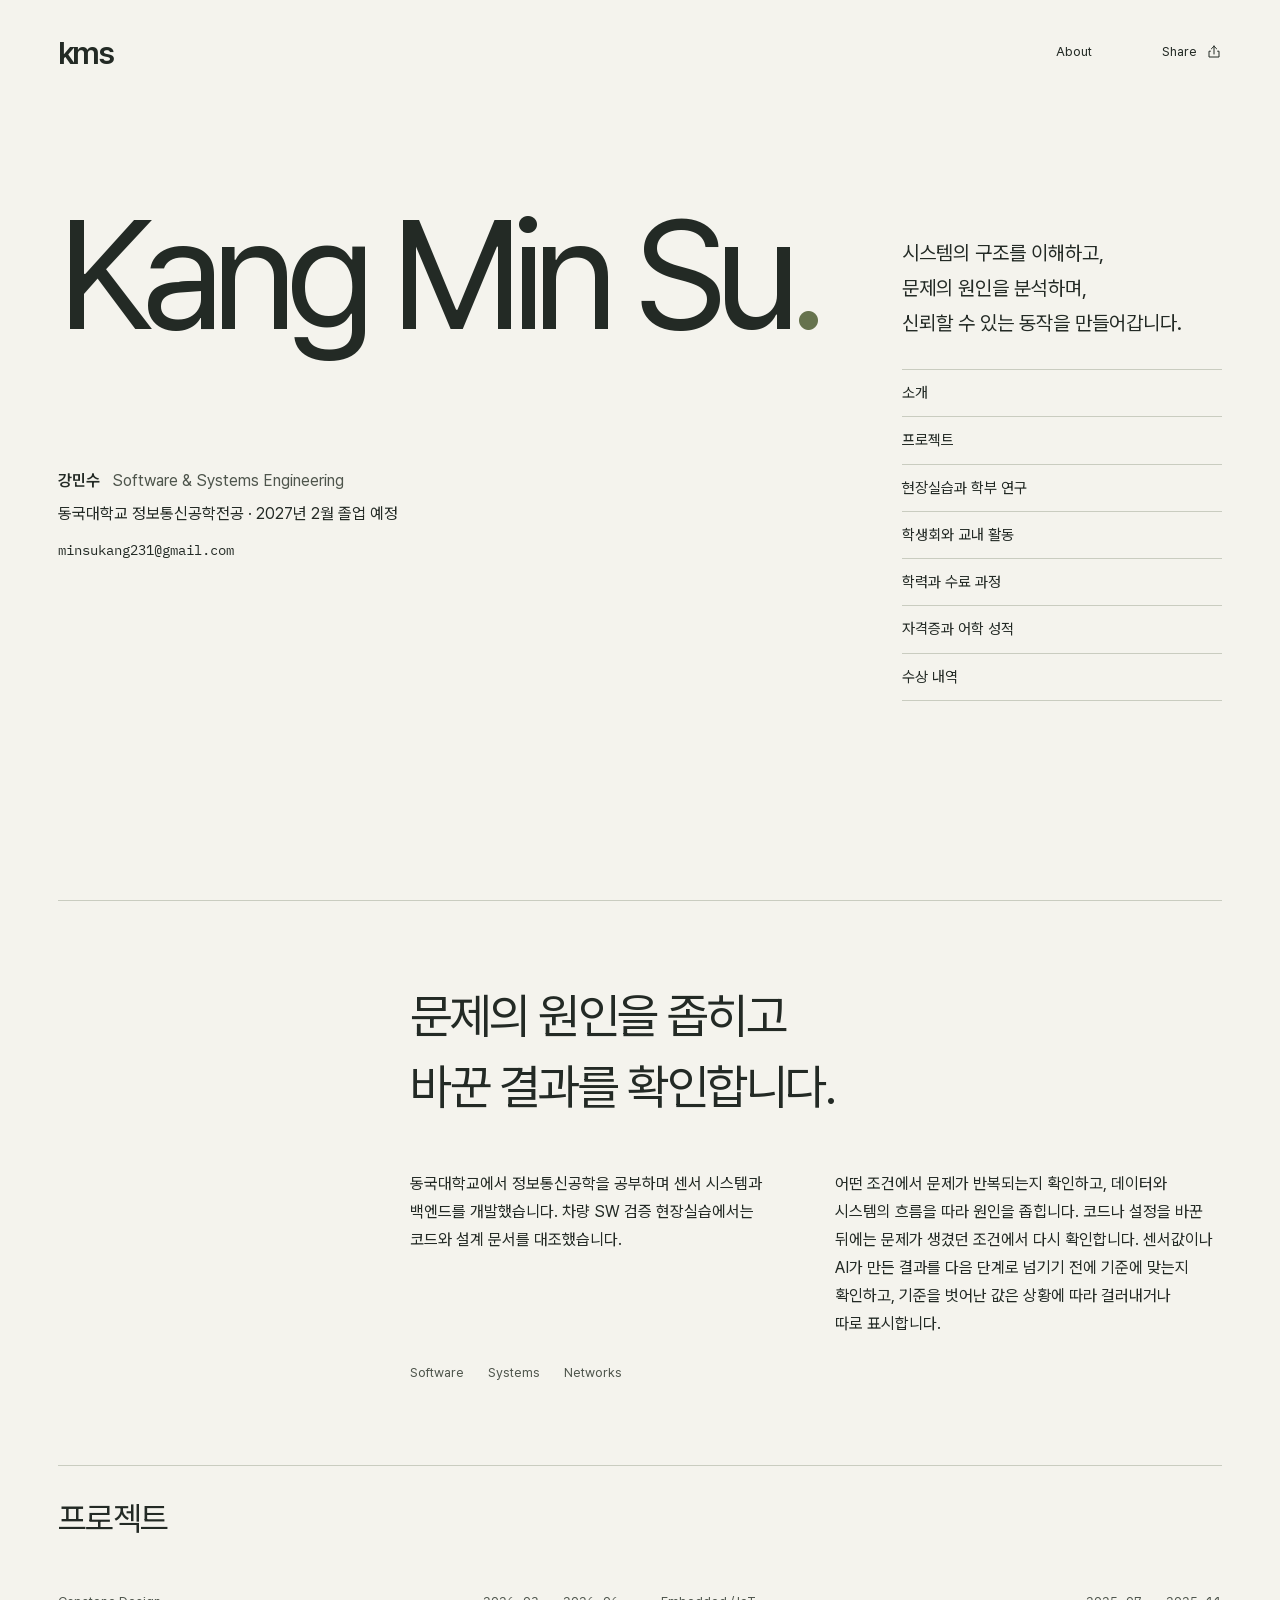
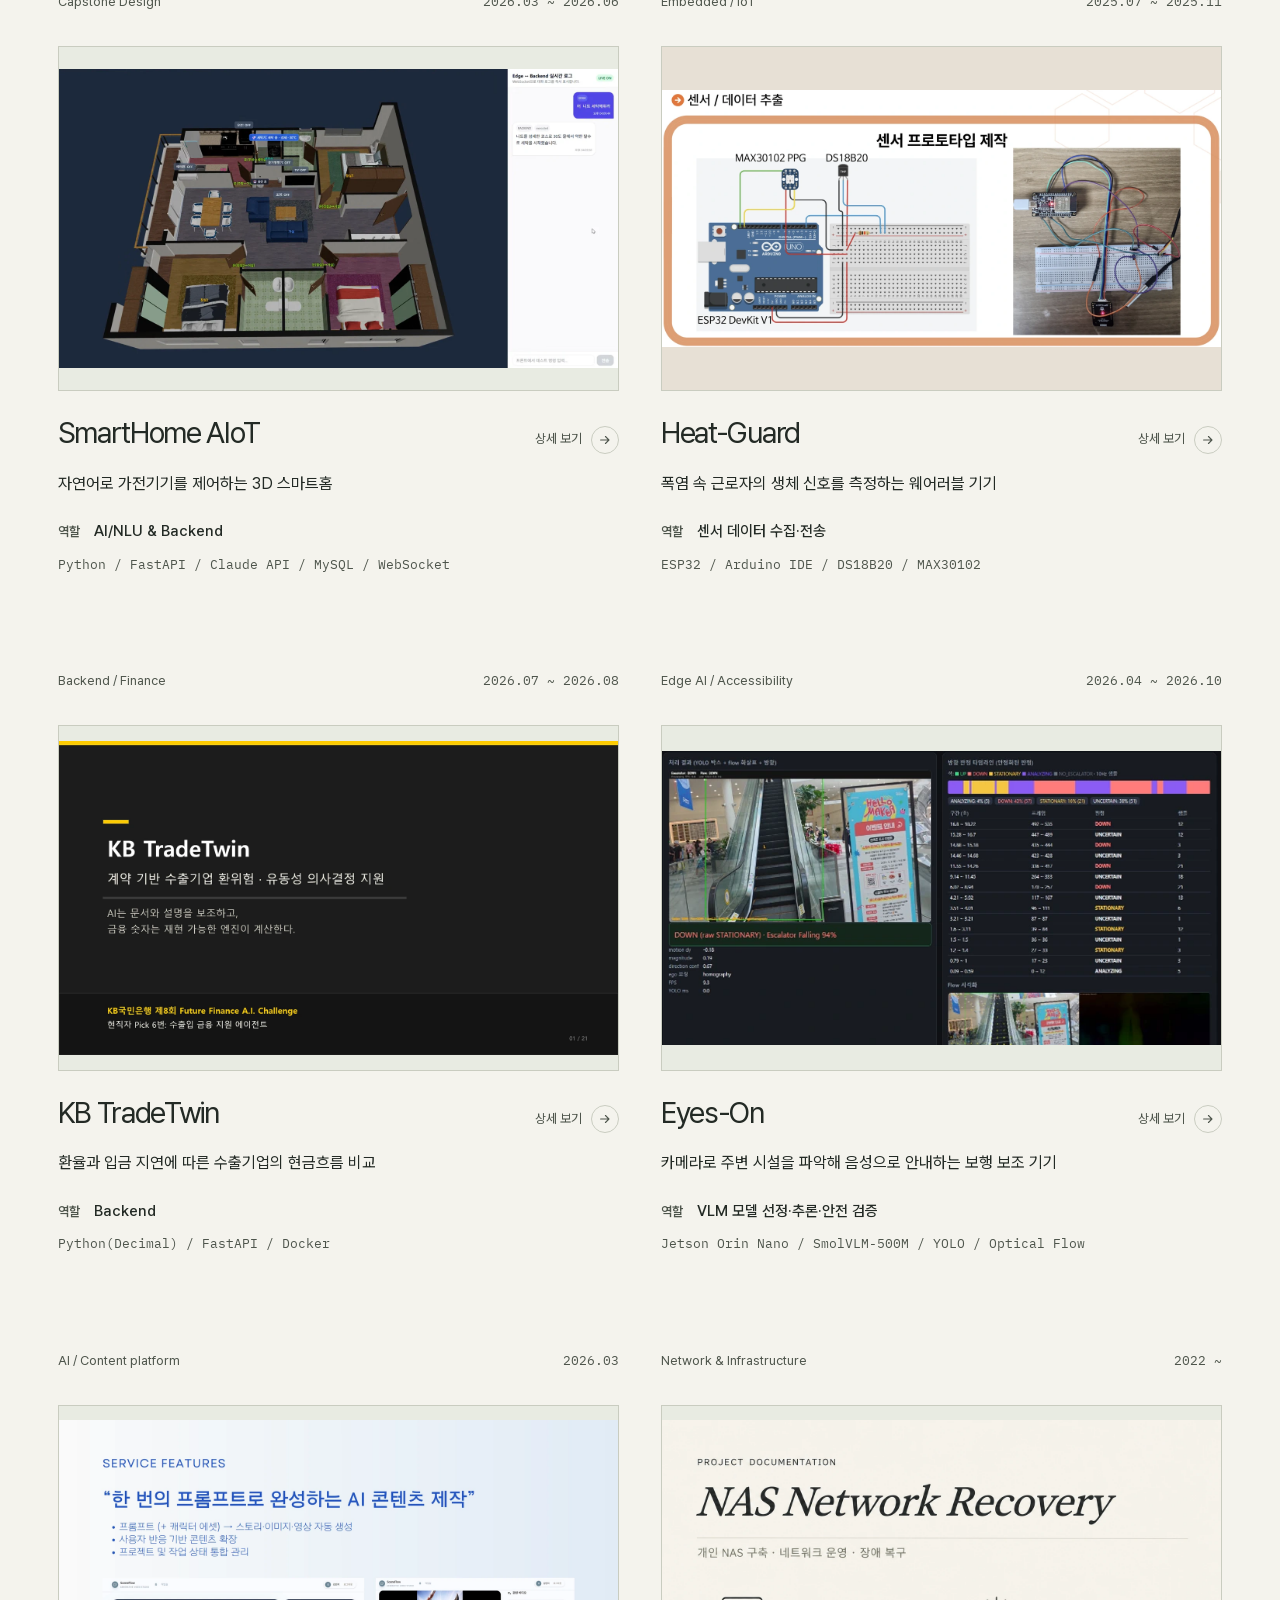
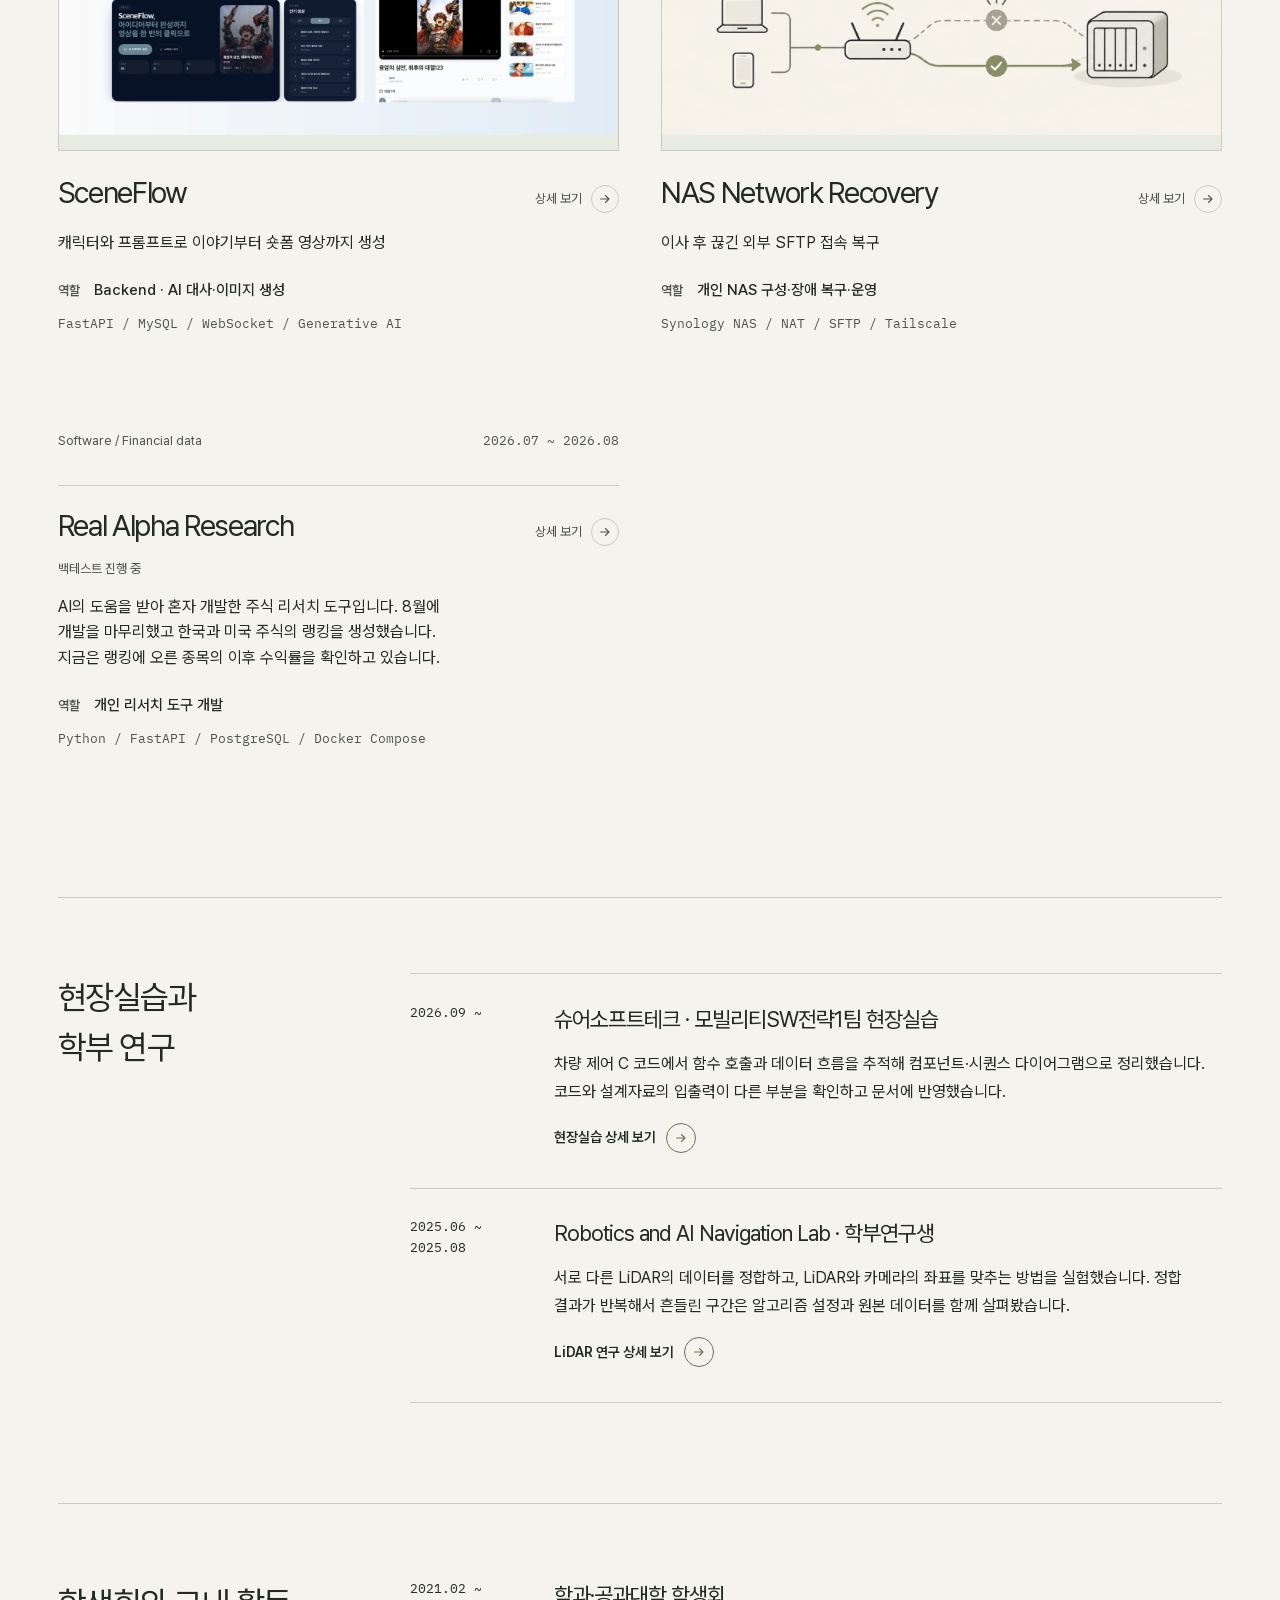
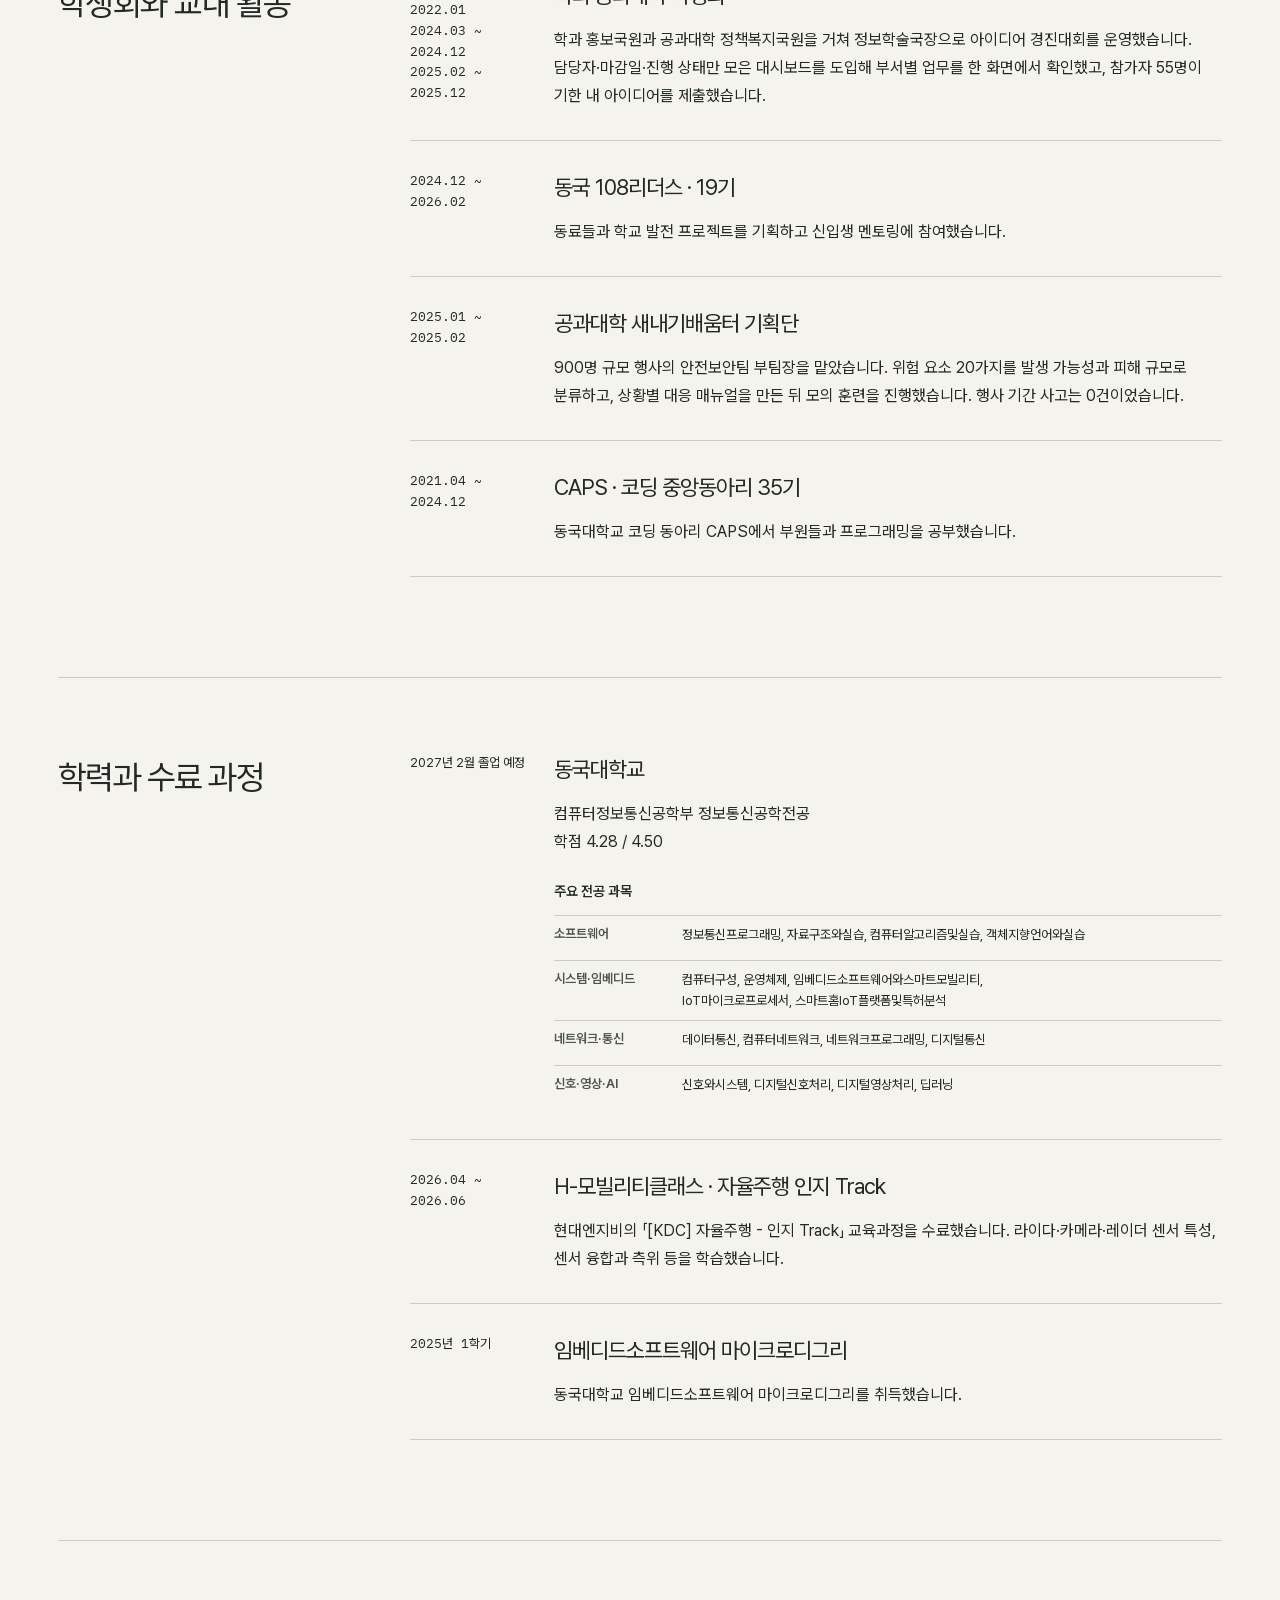
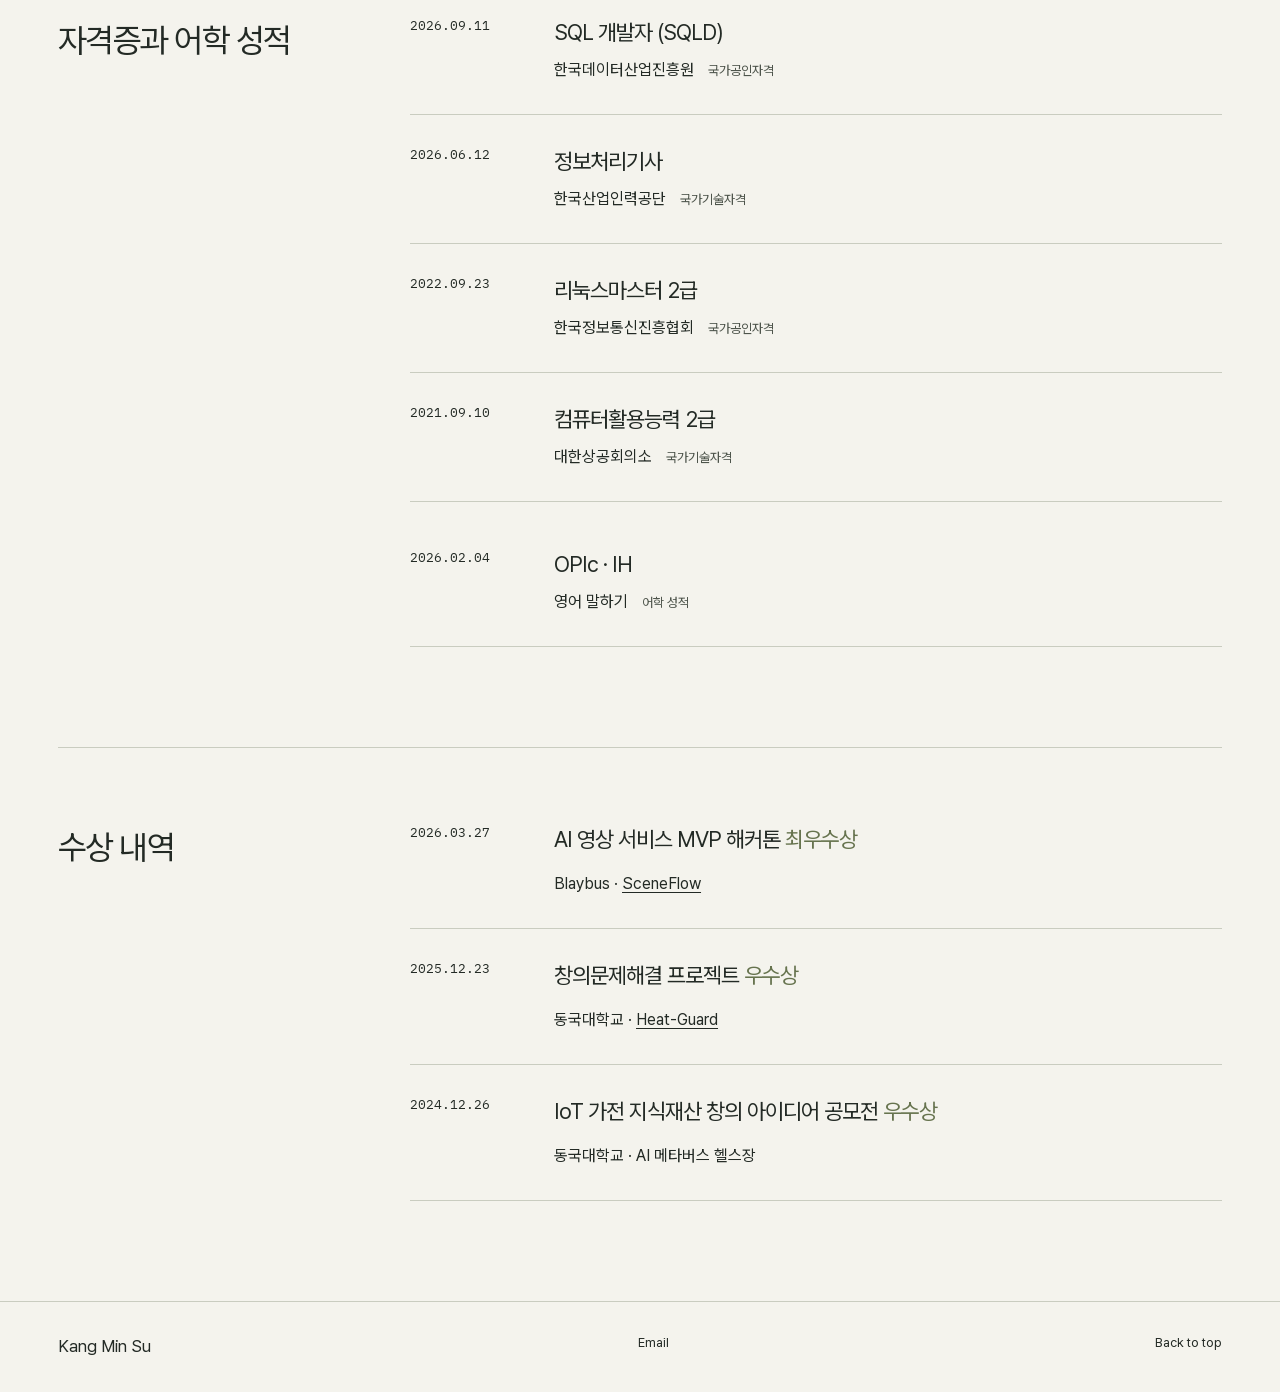
<file: index.html>
<!doctype html><html lang="ko"><head><meta charset="utf-8"><meta name="viewport" content="width=device-width,initial-scale=1"><title>Kang Min Su - Software &amp; Systems Engineering</title><meta name="description" content="강민수의 포트폴리오입니다. 차량 소프트웨어 검증, 스마트홈 개발, LiDAR 연구, 개인 NAS 장애 복구 경험을 소개합니다."><meta name="theme-color" content="#f4f3ed"><meta property="og:title" content="Kang Min Su - Software &amp; Systems Engineering"><meta property="og:description" content="강민수의 포트폴리오입니다. 차량 소프트웨어 검증, 스마트홈 개발, LiDAR 연구, 개인 NAS 장애 복구 경험을 소개합니다."><meta property="og:type" content="website"><meta property="og:locale" content="ko_KR"><link rel="canonical" href="https://uxnim.github.io/portfolio/"><meta property="og:url" content="https://uxnim.github.io/portfolio/"><meta property="og:image" content="https://uxnim.github.io/portfolio/media/portfolio-share-20261108.png"><meta property="og:image:type" content="image/png"><meta property="og:image:width" content="1200"><meta property="og:image:height" content="630"><meta property="og:image:alt" content="Kang Min Su - Software &amp; Systems Engineering"><link rel="icon" href="data:image/svg+xml,%3Csvg xmlns='http://www.w3.org/2000/svg' viewBox='0 0 100 100'%3E%3Ctext x='10' y='75' font-size='70'%3Ek.%3C/text%3E%3C/svg%3E"><script>document.documentElement.classList.add('js')</script><link rel="preload" href="./fonts/pretendard-variable.woff2" as="font" type="font/woff2" crossorigin><link rel="preload" href="./fonts/ibm-plex-mono.woff2" as="font" type="font/woff2" crossorigin><link rel="stylesheet" href="./site.css?v=1d085215630f"><script type="module" src="./client.js?v=10e23744c8d7"></script></head><body><a class="skip-link" href="#main">본문으로 건너뛰기</a><header class="site-header wrap"><a class="wordmark" href="./" aria-label="강민수 홈">kms</a><nav aria-label="주요 메뉴"><a href="./#about">About</a><button class="share-button" type="button" data-share aria-label="포트폴리오 공유" hidden><span data-share-label>Share</span><svg viewBox="0 0 20 20" width="16" height="16" fill="none" aria-hidden="true"><path d="M10 12.5V2.75m0 0L6.75 6m3.25-3.25L13.25 6M5.5 9H3.75v7.25h12.5V9H14.5" stroke="currentColor" stroke-width="1.25" stroke-linecap="round" stroke-linejoin="round"/></svg></button><span id="share-status" class="share-status" role="status" aria-live="polite" aria-atomic="true"></span></nav></header><main id="main" tabindex="-1" class="wrap">
    <section class="home-hero">
      <h1>Kang Min Su<span>.</span></h1>
      <div class="hero-lower">
        <div class="hero-perspective">
          <div class="hero-background"><p class="hero-role"><span lang="ko">강민수</span><span lang="en">Software &amp; Systems Engineering</span></p><p>동국대학교 정보통신공학전공 · 2027년 2월 졸업 예정</p><a class="email-link" href="mailto:minsukang231@gmail.com">minsukang231@gmail.com</a></div>
        </div>
        <div class="hero-copy">
          <p class="hero-introduction"><span>시스템의 구조를 이해하고,</span><span>문제의 원인을 분석하며,</span><span>신뢰할 수 있는 동작을 만들어갑니다.</span></p>
          <nav class="hero-index" aria-label="섹션 바로가기">
            <a href="#about" style="--i:0">소개</a><a href="#work" style="--i:1">프로젝트</a><a href="#experience" style="--i:2">현장실습과 학부 연구</a><a href="#activities" style="--i:3">학생회와 교내 활동</a><a href="#education" style="--i:4">학력과 수료 과정</a><a href="#certifications" style="--i:5">자격증과 어학 성적</a><a href="#awards" style="--i:6">수상 내역</a>
          </nav>
        </div>
      </div>
    </section>
    <section id="about" class="about">
      <div>
        <h2>문제의 원인을 좁히고<br>바꾼 결과를 확인합니다.</h2>
        <div class="about-columns">
          <p>동국대학교에서 정보통신공학을 공부하며 센서 시스템과 백엔드를 개발했습니다. 차량 SW 검증 현장실습에서는 코드와 설계 문서를 대조했습니다.</p>
          <p>어떤 조건에서 문제가 반복되는지 확인하고, 데이터와 시스템의 흐름을 따라 원인을 좁힙니다. 코드나 설정을 바꾼 뒤에는 문제가 생겼던 조건에서 다시 확인합니다. 센서값이나 AI가 만든 결과를 다음 단계로 넘기기 전에 기준에 맞는지 확인하고, 기준을 벗어난 값은 상황에 따라 걸러내거나 따로 표시합니다.</p>
        </div>
        <ul class="about-keywords" lang="en" aria-label="관심 분야"><li>Software</li><li>Systems</li><li>Networks</li></ul>
      </div>
    </section>
    <section id="work" class="work">
      <div class="work-heading">
        <div class="experience-heading"><h2>프로젝트</h2></div>
      </div>
      <div class="project-grid"><div class="project-row"><article class="project project-1" id="smarthome-aiot">
    <div class="project-top meta"><span>Capstone Design</span><span class="figure">2026.03 ~ 2026.06</span></div>
    <a class="project-visual" href="./projects/smarthome-aiot/" style="view-transition-name:cover-smarthome-aiot" aria-label="SmartHome AIoT 프로젝트 보기"><img src="./media/smarthome-simulator-washing-1440.webp" srcset="./media/smarthome-simulator-washing-720.webp 720w, ./media/smarthome-simulator-washing-1440.webp 1440w" sizes="(max-width: 700px) 100vw, 90vw" alt="음성 명령으로 세탁을 시작한 3D 스마트홈과 실행 로그" width="1440" height="771" loading="lazy"  decoding="async"></a>
    <div class="project-title"><h3><a href="./projects/smarthome-aiot/">SmartHome AIoT</a></h3><a class="project-detail-link" href="./projects/smarthome-aiot/" aria-label="SmartHome AIoT 상세 보기">상세 보기 <span><svg viewBox="0 0 16 16" width="14" height="14" fill="none" aria-hidden="true"><path d="M3 8h9.5M8.5 4l4 4-4 4" stroke="currentColor" stroke-width="1.3" stroke-linecap="round" stroke-linejoin="round"/></svg></span></a></div>
    <p class="project-summary">자연어로 가전기기를 제어하는
3D 스마트홈</p>
    <p class="project-role"><span>역할</span>AI/NLU &amp; Backend</p>
    <p class="project-tech">Python / FastAPI / Claude API / MySQL / WebSocket</p>
  </article><article class="project project-2" id="heat-guard">
    <div class="project-top meta"><span>Embedded / IoT</span><span class="figure">2025.07 ~ 2025.11</span></div>
    <a class="project-visual" href="./projects/heat-guard/" style="view-transition-name:cover-heat-guard" aria-label="Heat-Guard 프로젝트 보기"><img src="./media/heat-guard-cover-1440.webp" srcset="./media/heat-guard-cover-720.webp 720w, ./media/heat-guard-cover-1440.webp 1440w, ./media/heat-guard-cover-2617.webp 2617w" sizes="(max-width: 700px) 100vw, 90vw" alt="Heat-Guard 센서 배선도와 ESP32 프로토타입 조립 사진" width="1440" height="661" loading="lazy"  decoding="async"></a>
    <div class="project-title"><h3><a href="./projects/heat-guard/">Heat-Guard</a></h3><a class="project-detail-link" href="./projects/heat-guard/" aria-label="Heat-Guard 상세 보기">상세 보기 <span><svg viewBox="0 0 16 16" width="14" height="14" fill="none" aria-hidden="true"><path d="M3 8h9.5M8.5 4l4 4-4 4" stroke="currentColor" stroke-width="1.3" stroke-linecap="round" stroke-linejoin="round"/></svg></span></a></div>
    <p class="project-summary">폭염 속 근로자의 생체 신호를
측정하는 웨어러블 기기</p>
    <p class="project-role"><span>역할</span>센서 데이터 수집·전송</p>
    <p class="project-tech">ESP32 / Arduino IDE / DS18B20 / MAX30102</p>
  </article></div><div class="project-row"><article class="project project-3" id="kb-tradetwin">
    <div class="project-top meta"><span>Backend / Finance</span><span class="figure">2026.07 ~ 2026.08</span></div>
    <a class="project-visual" href="./projects/kb-tradetwin/" style="view-transition-name:cover-kb-tradetwin" aria-label="KB TradeTwin 프로젝트 보기"><img src="./media/kb-tradetwin-cover-1440.webp" srcset="./media/kb-tradetwin-cover-720.webp 720w, ./media/kb-tradetwin-cover-1440.webp 1440w, ./media/kb-tradetwin-cover-1920.webp 1920w" sizes="(max-width: 700px) 100vw, 90vw" alt="환위험과 유동성 의사결정을 지원하는 KB TradeTwin 소개 표지" width="1440" height="810" loading="lazy"  decoding="async"></a>
    <div class="project-title"><h3><a href="./projects/kb-tradetwin/">KB TradeTwin</a></h3><a class="project-detail-link" href="./projects/kb-tradetwin/" aria-label="KB TradeTwin 상세 보기">상세 보기 <span><svg viewBox="0 0 16 16" width="14" height="14" fill="none" aria-hidden="true"><path d="M3 8h9.5M8.5 4l4 4-4 4" stroke="currentColor" stroke-width="1.3" stroke-linecap="round" stroke-linejoin="round"/></svg></span></a></div>
    <p class="project-summary">환율과 입금 지연에 따른
수출기업의 현금흐름 비교</p>
    <p class="project-role"><span>역할</span>Backend</p>
    <p class="project-tech">Python(Decimal) / FastAPI / Docker</p>
  </article><article class="project project-4" id="eyes-on">
    <div class="project-top meta"><span>Edge AI / Accessibility</span><span class="figure">2026.04 ~ 2026.10</span></div>
    <a class="project-visual" href="./projects/eyes-on/" style="view-transition-name:cover-eyes-on" aria-label="Eyes-On 프로젝트 보기"><img src="./media/eyes-on-cover-732.webp" srcset="./media/eyes-on-cover-720.webp 720w, ./media/eyes-on-cover-732.webp 732w" sizes="(max-width: 700px) 100vw, 90vw" alt="에스컬레이터 탐지 화면과 방향 판정 타임라인" width="732" height="385" loading="lazy"  decoding="async"></a>
    <div class="project-title"><h3><a href="./projects/eyes-on/">Eyes-On</a></h3><a class="project-detail-link" href="./projects/eyes-on/" aria-label="Eyes-On 상세 보기">상세 보기 <span><svg viewBox="0 0 16 16" width="14" height="14" fill="none" aria-hidden="true"><path d="M3 8h9.5M8.5 4l4 4-4 4" stroke="currentColor" stroke-width="1.3" stroke-linecap="round" stroke-linejoin="round"/></svg></span></a></div>
    <p class="project-summary">카메라로 주변 시설을 파악해
음성으로 안내하는 보행 보조 기기</p>
    <p class="project-role"><span>역할</span>VLM 모델 선정·추론·안전 검증</p>
    <p class="project-tech">Jetson Orin Nano / SmolVLM-500M / YOLO / Optical Flow</p>
  </article></div><div class="project-row"><article class="project project-5" id="sceneflow">
    <div class="project-top meta"><span>AI / Content platform</span><span class="figure">2026.03</span></div>
    <a class="project-visual" href="./projects/sceneflow/" style="view-transition-name:cover-sceneflow" aria-label="SceneFlow 프로젝트 보기"><img src="./media/sceneflow-cover-1440.webp" srcset="./media/sceneflow-cover-720.webp 720w, ./media/sceneflow-cover-1440.webp 1440w, ./media/sceneflow-cover-1859.webp 1859w" sizes="(max-width: 700px) 100vw, 90vw" alt="프롬프트와 캐릭터 에셋으로 콘텐츠를 생성하는 SceneFlow 서비스 소개 화면" width="1440" height="810" loading="lazy"  decoding="async"></a>
    <div class="project-title"><h3><a href="./projects/sceneflow/">SceneFlow</a></h3><a class="project-detail-link" href="./projects/sceneflow/" aria-label="SceneFlow 상세 보기">상세 보기 <span><svg viewBox="0 0 16 16" width="14" height="14" fill="none" aria-hidden="true"><path d="M3 8h9.5M8.5 4l4 4-4 4" stroke="currentColor" stroke-width="1.3" stroke-linecap="round" stroke-linejoin="round"/></svg></span></a></div>
    <p class="project-summary">캐릭터와 프롬프트로
이야기부터 숏폼 영상까지 생성</p>
    <p class="project-role"><span>역할</span>Backend · AI 대사·이미지 생성</p>
    <p class="project-tech">FastAPI / MySQL / WebSocket / Generative AI</p>
  </article><article class="project project-6" id="nas-network-recovery">
    <div class="project-top meta"><span>Network &amp; Infrastructure</span><span class="figure">2022 ~</span></div>
    <a class="project-visual" href="./projects/nas-network-recovery/" style="view-transition-name:cover-nas-network-recovery" aria-label="NAS Network Recovery 프로젝트 보기"><img src="./media/nas-network-recovery-cover-1440.webp" srcset="./media/nas-network-recovery-cover-720.webp 720w, ./media/nas-network-recovery-cover-1440.webp 1440w, ./media/nas-network-recovery-cover-1672.webp 1672w" sizes="(max-width: 700px) 100vw, 90vw" alt="개인 NAS 네트워크 운영과 장애 복구를 표현한 프로젝트 소개 일러스트" width="1440" height="810" loading="lazy"  decoding="async"></a>
    <div class="project-title"><h3><a href="./projects/nas-network-recovery/">NAS Network Recovery</a></h3><a class="project-detail-link" href="./projects/nas-network-recovery/" aria-label="NAS Network Recovery 상세 보기">상세 보기 <span><svg viewBox="0 0 16 16" width="14" height="14" fill="none" aria-hidden="true"><path d="M3 8h9.5M8.5 4l4 4-4 4" stroke="currentColor" stroke-width="1.3" stroke-linecap="round" stroke-linejoin="round"/></svg></span></a></div>
    <p class="project-summary">이사 후 끊긴
외부 SFTP 접속 복구</p>
    <p class="project-role"><span>역할</span>개인 NAS 구성·장애 복구·운영</p>
    <p class="project-tech">Synology NAS / NAT / SFTP / Tailscale</p>
  </article></div><div class="project-row"><article class="project project-7 project-text" id="real-alpha-research">
    <div class="project-top meta"><span>Software / Financial data</span><span class="figure">2026.07 ~ 2026.08</span></div>
    
    <div class="project-title"><h3><a href="./projects/real-alpha-research/">Real Alpha Research</a></h3><a class="project-detail-link" href="./projects/real-alpha-research/" aria-label="Real Alpha Research 상세 보기">상세 보기 <span><svg viewBox="0 0 16 16" width="14" height="14" fill="none" aria-hidden="true"><path d="M3 8h9.5M8.5 4l4 4-4 4" stroke="currentColor" stroke-width="1.3" stroke-linecap="round" stroke-linejoin="round"/></svg></span></a></div>
    <p class="project-status caption">백테스트 진행 중</p>
    <p class="project-summary">AI의 도움을 받아 혼자 개발한 주식 리서치 도구입니다. 8월에 개발을 마무리했고 한국과 미국 주식의 랭킹을 생성했습니다. 지금은 랭킹에 오른 종목의 이후 수익률을 확인하고 있습니다.</p>
    <p class="project-role"><span>역할</span>개인 리서치 도구 개발</p>
    <p class="project-tech">Python / FastAPI / PostgreSQL / Docker Compose</p>
  </article></div></div>
    </section>
    <section class="experience" id="experience">
      <div class="experience-heading"><h2>현장실습과<br>학부 연구</h2></div><div class="experience-list"><article><span class="meta figure">2026.09 ~</span><div><h3>슈어소프트테크 · 모빌리티SW전략1팀 현장실습</h3><p>차량 제어 C 코드에서 함수 호출과 데이터 흐름을 추적해 컴포넌트·시퀀스 다이어그램으로 정리했습니다. 코드와 설계자료의 입출력이 다른 부분을 확인하고 문서에 반영했습니다.</p><a class="experience-link" href="./experience/suresofttech/"><span>현장실습 상세 보기</span><span class="experience-arrow"><svg viewBox="0 0 16 16" width="14" height="14" fill="none" aria-hidden="true"><path d="M3 8h9.5M8.5 4l4 4-4 4" stroke="currentColor" stroke-width="1.3" stroke-linecap="round" stroke-linejoin="round"/></svg></span></a></div></article><article><span class="meta figure">2025.06 ~ 2025.08</span><div><h3>Robotics and AI Navigation Lab · 학부연구생</h3><p>서로 다른 LiDAR의 데이터를 정합하고, LiDAR와 카메라의 좌표를 맞추는 방법을 실험했습니다. 정합 결과가 반복해서 흔들린 구간은 알고리즘 설정과 원본 데이터를 함께 살펴봤습니다.</p><a class="experience-link" href="./projects/lidar-calibration/"><span>LiDAR 연구 상세 보기</span><span class="experience-arrow"><svg viewBox="0 0 16 16" width="14" height="14" fill="none" aria-hidden="true"><path d="M3 8h9.5M8.5 4l4 4-4 4" stroke="currentColor" stroke-width="1.3" stroke-linecap="round" stroke-linejoin="round"/></svg></span></a></div></article></div>
    </section>
    <section class="experience" id="activities">
      <div class="experience-heading"><h2>학생회와 교내 활동</h2></div><div class="experience-list"><article><span class="meta figure">2021.02 ~ 2022.01
2024.03 ~ 2024.12
2025.02 ~ 2025.12</span><div><h3>학과·공과대학 학생회</h3><p>학과 홍보국원과 공과대학 정책복지국원을 거쳐 정보학술국장으로 아이디어 경진대회를 운영했습니다. 담당자·마감일·진행 상태만 모은 대시보드를 도입해 부서별 업무를 한 화면에서 확인했고, 참가자 55명이 기한 내 아이디어를 제출했습니다.</p></div></article><article><span class="meta figure">2024.12 ~ 2026.02</span><div><h3>동국 108리더스 · 19기</h3><p>동료들과 학교 발전 프로젝트를 기획하고 신입생 멘토링에 참여했습니다.</p></div></article><article><span class="meta figure">2025.01 ~ 2025.02</span><div><h3>공과대학 새내기배움터 기획단</h3><p>900명 규모 행사의 안전보안팀 부팀장을 맡았습니다. 위험 요소 20가지를 발생 가능성과 피해 규모로 분류하고, 상황별 대응 매뉴얼을 만든 뒤 모의 훈련을 진행했습니다. 행사 기간 사고는 0건이었습니다.</p></div></article><article><span class="meta figure">2021.04 ~ 2024.12</span><div><h3>CAPS · 코딩 중앙동아리 35기</h3><p>동국대학교 코딩 동아리 CAPS에서 부원들과 프로그래밍을 공부했습니다.</p></div></article></div>
    </section>
    <section class="experience" id="education">
      <div class="experience-heading"><h2>학력과 수료 과정</h2></div>
      <div class="experience-list">
        <article><span class="meta">2027년 2월 졸업 예정</span><div>
          <h3>동국대학교</h3><p>컴퓨터정보통신공학부 정보통신공학전공</p>
          <p>학점 4.28 / 4.50</p>
          <div class="coursework">
            <h4>주요 전공 과목</h4>
            <dl>
              <div><dt>소프트웨어</dt><dd>정보통신프로그래밍, 자료구조와실습, 컴퓨터알고리즘및실습, 객체지향언어와실습</dd></div>
            
              <div><dt>시스템·임베디드</dt><dd>컴퓨터구성, 운영체제, 임베디드소프트웨어와스마트모빌리티, IoT마이크로프로세서, 스마트홈IoT플랫폼및특허분석</dd></div>
            
              <div><dt>네트워크·통신</dt><dd>데이터통신, 컴퓨터네트워크, 네트워크프로그래밍, 디지털통신</dd></div>
            
              <div><dt>신호·영상·AI</dt><dd>신호와시스템, 디지털신호처리, 디지털영상처리, 딥러닝</dd></div>
            </dl>
          </div>
        </div></article>
        <article><span class="meta figure">2026.04 ~ 2026.06</span><div><h3>H-모빌리티클래스 · 자율주행 인지 Track</h3><p>현대엔지비의 「[KDC] 자율주행 - 인지 Track」 교육과정을 수료했습니다. 라이다·카메라·레이더 센서 특성, 센서 융합과 측위 등을 학습했습니다.</p></div></article><article><span class="meta figure">2025년 1학기</span><div><h3>임베디드소프트웨어 마이크로디그리</h3><p>동국대학교 임베디드소프트웨어 마이크로디그리를 취득했습니다.</p></div></article>
      </div>
    </section>
    <section class="experience" id="certifications">
      <div class="experience-heading"><h2>자격증과 어학 성적</h2></div>
      <div class="experience-list certification-list">
        <article><time class="meta figure" datetime="2026-09-11">2026.09.11</time><div><h3>SQL 개발자 (SQLD)</h3><p>한국데이터산업진흥원<span class="credential-kind">국가공인자격</span></p></div></article><article><time class="meta figure" datetime="2026-06-12">2026.06.12</time><div><h3>정보처리기사</h3><p>한국산업인력공단<span class="credential-kind">국가기술자격</span></p></div></article><article><time class="meta figure" datetime="2022-09-23">2022.09.23</time><div><h3>리눅스마스터 2급</h3><p>한국정보통신진흥협회<span class="credential-kind">국가공인자격</span></p></div></article><article><time class="meta figure" datetime="2021-09-10">2021.09.10</time><div><h3>컴퓨터활용능력 2급</h3><p>대한상공회의소<span class="credential-kind">국가기술자격</span></p></div></article>
        <article class="language-score">
          <time class="meta figure" datetime="2026-02-04">2026.02.04</time>
          <div><h3>OPIc · IH</h3><p>영어 말하기<span class="credential-kind">어학 성적</span></p></div>
        </article>
      </div>
    </section>
    <section class="experience" id="awards">
      <div class="experience-heading"><h2>수상 내역</h2></div>
      <div class="experience-list">
        <article>
          <time class="meta figure" datetime="2026-03-27">2026.03.27</time>
          <div>
            <h3>AI 영상 서비스 MVP 해커톤 <span class="award-result">최우수상</span></h3>
            <p>Blaybus · <a class="award-project" href="./projects/sceneflow/">SceneFlow</a></p>
          </div>
        </article>
        <article>
          <time class="meta figure" datetime="2025-12-23">2025.12.23</time>
          <div>
            <h3>창의문제해결 프로젝트 <span class="award-result">우수상</span></h3>
            <p>동국대학교 · <a class="award-project" href="./projects/heat-guard/">Heat-Guard</a></p>
          </div>
        </article>
        <article>
          <time class="meta figure" datetime="2024-12-26">2024.12.26</time>
          <div>
            <h3>IoT 가전 지식재산 창의 아이디어 공모전 <span class="award-result">우수상</span></h3>
            <p>동국대학교 · AI 메타버스 헬스장</p>
          </div>
        </article>
      </div>
    </section>
  </main><footer class="wrap"><a href="./">Kang Min Su</a><a href="mailto:minsukang231@gmail.com">Email</a><a href="#main">Back to top</a></footer><dialog id="viewer" aria-labelledby="viewer-title"><div class="viewer-toolbar"><h2 id="viewer-title">프로젝트 자료</h2><button data-close aria-label="확대 보기 닫기">닫기 ×</button></div><div id="viewer-content" tabindex="0" aria-label="확대 자료. 이미지가 화면보다 크면 방향키 또는 스크롤로 이동하세요."></div></dialog><dialog id="share-dialog" class="share-dialog" aria-labelledby="share-dialog-title" aria-describedby="share-dialog-description"><div class="share-dialog-heading"><h2 id="share-dialog-title">링크 공유</h2><form method="dialog"><button aria-label="공유 창 닫기">닫기 ×</button></form></div><p id="share-dialog-description">아래 주소를 선택해 복사해 주세요.</p><label for="share-url">포트폴리오 링크</label><input id="share-url" type="url" readonly spellcheck="false" autocomplete="off"></dialog></body></html>
</file>
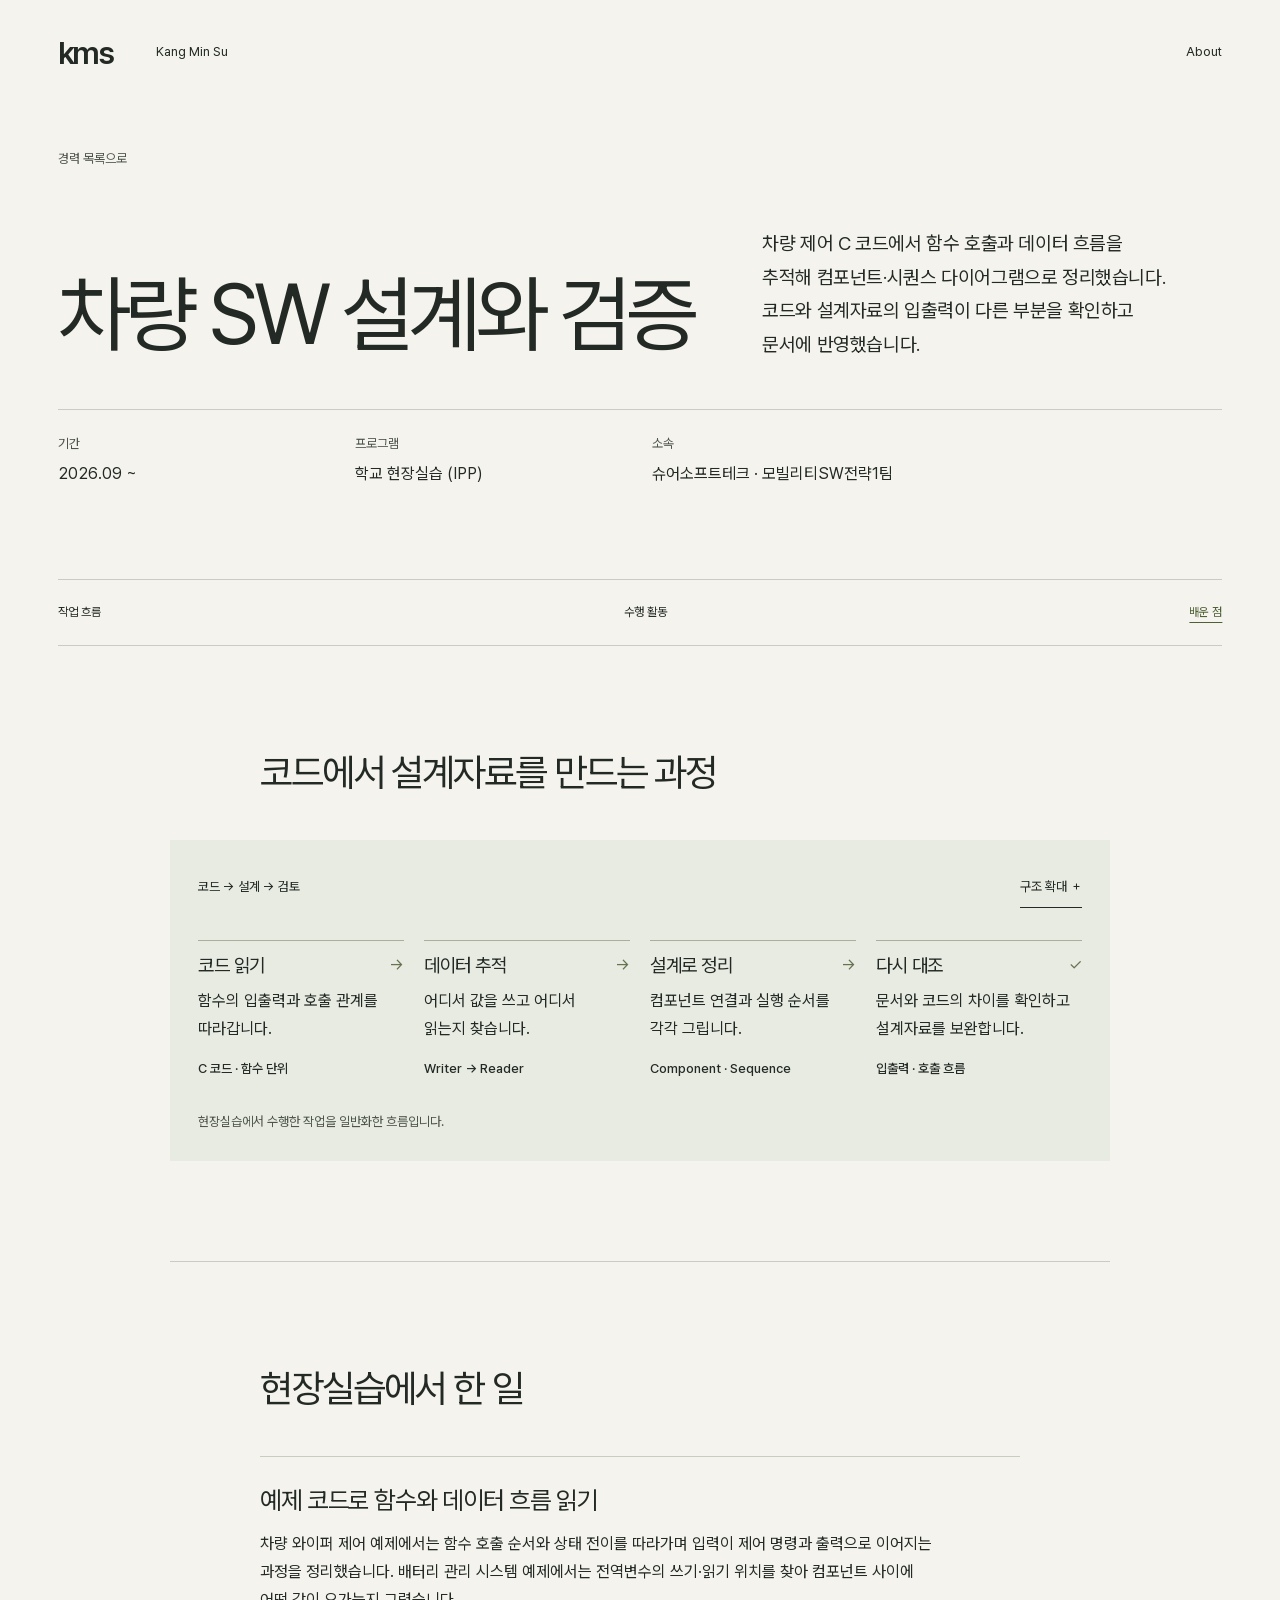
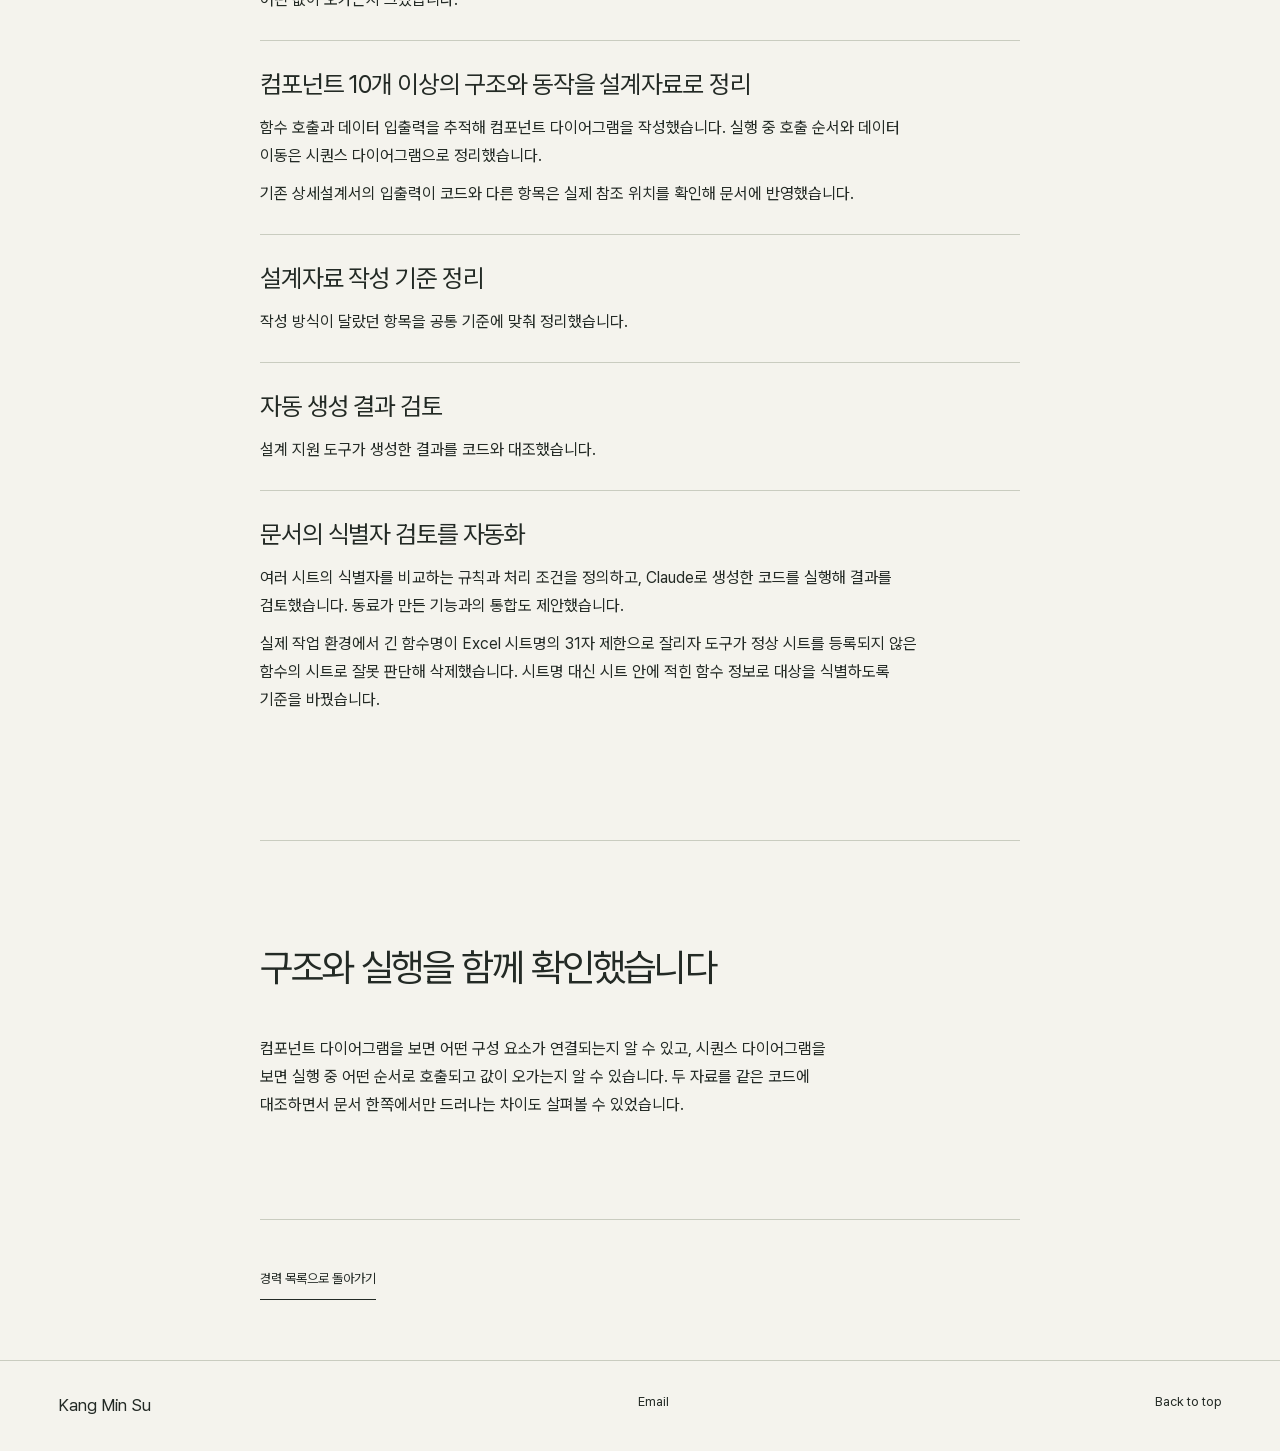
<file: experience/suresofttech/index.html>
<!doctype html><html lang="ko"><head><meta charset="utf-8"><meta name="viewport" content="width=device-width,initial-scale=1"><title>슈어소프트테크 · 모빌리티SW전략1팀 현장실습 - Kang Min Su</title><meta name="description" content="차량 제어 C 코드에서 함수 호출과 데이터 흐름을 추적해 컴포넌트·시퀀스 다이어그램으로 정리했습니다. 코드와 설계자료의 입출력이 다른 부분을 확인하고 문서에 반영했습니다."><meta name="theme-color" content="#f4f3ed"><meta property="og:title" content="슈어소프트테크 · 모빌리티SW전략1팀 현장실습 - Kang Min Su"><meta property="og:description" content="차량 제어 C 코드에서 함수 호출과 데이터 흐름을 추적해 컴포넌트·시퀀스 다이어그램으로 정리했습니다. 코드와 설계자료의 입출력이 다른 부분을 확인하고 문서에 반영했습니다."><meta property="og:type" content="article"><meta property="og:locale" content="ko_KR"><link rel="canonical" href="https://uxnim.github.io/portfolio/experience/suresofttech/"><meta property="og:url" content="https://uxnim.github.io/portfolio/experience/suresofttech/"><link rel="icon" href="data:image/svg+xml,%3Csvg xmlns='http://www.w3.org/2000/svg' viewBox='0 0 100 100'%3E%3Ctext x='10' y='75' font-size='70'%3Ek.%3C/text%3E%3C/svg%3E"><script>document.documentElement.classList.add('js')</script><link rel="preload" href="../../fonts/pretendard-variable.woff2" as="font" type="font/woff2" crossorigin><link rel="preload" href="../../fonts/ibm-plex-mono.woff2" as="font" type="font/woff2" crossorigin><link rel="stylesheet" href="../../site.css?v=1d085215630f"><script type="module" src="../../client.js?v=10e23744c8d7"></script></head><body><a class="skip-link" href="#main">본문으로 건너뛰기</a><header class="site-header wrap"><a class="wordmark" href="../../" aria-label="강민수 홈">kms</a><span class="header-note">Kang Min Su</span><nav aria-label="주요 메뉴"><a href="../../#about">About</a></nav></header><main id="main" tabindex="-1" class="wrap case-main internship-page">
      <section class="case-hero">
        <a class="text-link back-link" href="../../#experience">경력 목록으로</a>
        <div class="case-headline">
          <div><h1>차량 SW 설계와 검증</h1></div>
          <p>차량 제어 C 코드에서 함수 호출과 데이터 흐름을 추적해 컴포넌트·시퀀스 다이어그램으로 정리했습니다. 코드와 설계자료의 입출력이 다른 부분을 확인하고 문서에 반영했습니다.</p>
        </div>
        <dl class="project-facts">
          <div><dt>기간</dt><dd class="figure">2026.09 ~</dd></div>
          <div><dt>프로그램</dt><dd>학교 현장실습 (IPP)</dd></div>
          <div><dt>소속</dt><dd>슈어소프트테크 · 모빌리티SW전략1팀</dd></div>
        </dl>
      </section>
      <nav class="case-index" aria-label="현장실습 목차">
        <a href="#workflow">작업 흐름</a>
        <a href="#activities">수행 활동</a>
        <a href="#takeaway">배운 점</a>
      </nav>
      <section id="workflow" class="case-section"><div class="section-body"><h2>코드에서 설계자료를 만드는 과정</h2><div class="architecture">
    <div class="diagram-heading"><span class="meta">코드 → 설계 → 검토</span><button class="text-link" data-diagram>구조 확대 ＋</button></div>
    <ol class="pipeline"><li>
    <h3>코드 읽기</h3><p>함수의 입출력과 호출 관계를 따라갑니다.</p><small>C 코드 · 함수 단위</small>
  </li><li>
    <h3>데이터 추적</h3><p>어디서 값을 쓰고 어디서 읽는지 찾습니다.</p><small>Writer → Reader</small>
  </li><li>
    <h3>설계로 정리</h3><p>컴포넌트 연결과 실행 순서를 각각 그립니다.</p><small>Component · Sequence</small>
  </li><li>
    <h3>다시 대조</h3><p>문서와 코드의 차이를 확인하고 설계자료를 보완합니다.</p><small>입출력 · 호출 흐름</small>
  </li></ol>
    
    <p class="caption">현장실습에서 수행한 작업을 일반화한 흐름입니다.</p>
  </div></div></section>
      <section id="activities" class="case-section"><div class="section-body"><h2>현장실습에서 한 일</h2>
        <div class="internship-activities">
          <article>
            <div>
              <h3>예제 코드로 함수와 데이터 흐름 읽기</h3>
              <p>차량 와이퍼 제어 예제에서는 함수 호출 순서와 상태 전이를 따라가며 입력이 제어 명령과 출력으로 이어지는 과정을 정리했습니다. 배터리 관리 시스템 예제에서는 전역변수의 쓰기·읽기 위치를 찾아 컴포넌트 사이에 어떤 값이 오가는지 그렸습니다.</p>
            </div>
          </article>
          <article>
            <div>
              <h3>컴포넌트 10개 이상의 구조와 동작을 설계자료로 정리</h3>
              <p>함수 호출과 데이터 입출력을 추적해 컴포넌트 다이어그램을 작성했습니다. 실행 중 호출 순서와 데이터 이동은 시퀀스 다이어그램으로 정리했습니다.</p>
              <p>기존 상세설계서의 입출력이 코드와 다른 항목은 실제 참조 위치를 확인해 문서에 반영했습니다.</p>
            </div>
          </article>
          <article>
            <div>
              <h3>설계자료 작성 기준 정리</h3>
              <p>작성 방식이 달랐던 항목을 공통 기준에 맞춰 정리했습니다.</p>
            </div>
          </article>
          <article>
            <div>
              <h3>자동 생성 결과 검토</h3>
              <p>설계 지원 도구가 생성한 결과를 코드와 대조했습니다.</p>
            </div>
          </article>
          <article>
            <div>
              <h3>문서의 식별자 검토를 자동화</h3>
              <p>여러 시트의 식별자를 비교하는 규칙과 처리 조건을 정의하고, Claude로 생성한 코드를 실행해 결과를 검토했습니다. 동료가 만든 기능과의 통합도 제안했습니다.</p>
              <p>실제 작업 환경에서 긴 함수명이 Excel 시트명의 31자 제한으로 잘리자 도구가 정상 시트를 등록되지 않은 함수의 시트로 잘못 판단해 삭제했습니다. 시트명 대신 시트 안에 적힌 함수 정보로 대상을 식별하도록 기준을 바꿨습니다.</p>
            </div>
          </article>
        </div></div></section>
      <section id="takeaway" class="case-section"><div class="section-body"><h2>구조와 실행을 함께 확인했습니다</h2>
        <p class="large-copy">컴포넌트 다이어그램을 보면 어떤 구성 요소가 연결되는지 알 수 있고, 시퀀스 다이어그램을 보면 실행 중 어떤 순서로 호출되고 값이 오가는지 알 수 있습니다. 두 자료를 같은 코드에 대조하면서 문서 한쪽에서만 드러나는 차이도 살펴볼 수 있었습니다.</p></div></section>
      <div class="experience-return"><a class="text-link" href="../../#experience">경력 목록으로 돌아가기</a></div>
    </main><footer class="wrap"><a href="../../">Kang Min Su</a><a href="mailto:minsukang231@gmail.com">Email</a><a href="#main">Back to top</a></footer><dialog id="viewer" aria-labelledby="viewer-title"><div class="viewer-toolbar"><h2 id="viewer-title">프로젝트 자료</h2><button data-close aria-label="확대 보기 닫기">닫기 ×</button></div><div id="viewer-content" tabindex="0" aria-label="확대 자료. 이미지가 화면보다 크면 방향키 또는 스크롤로 이동하세요."></div></dialog></body></html>
</file>
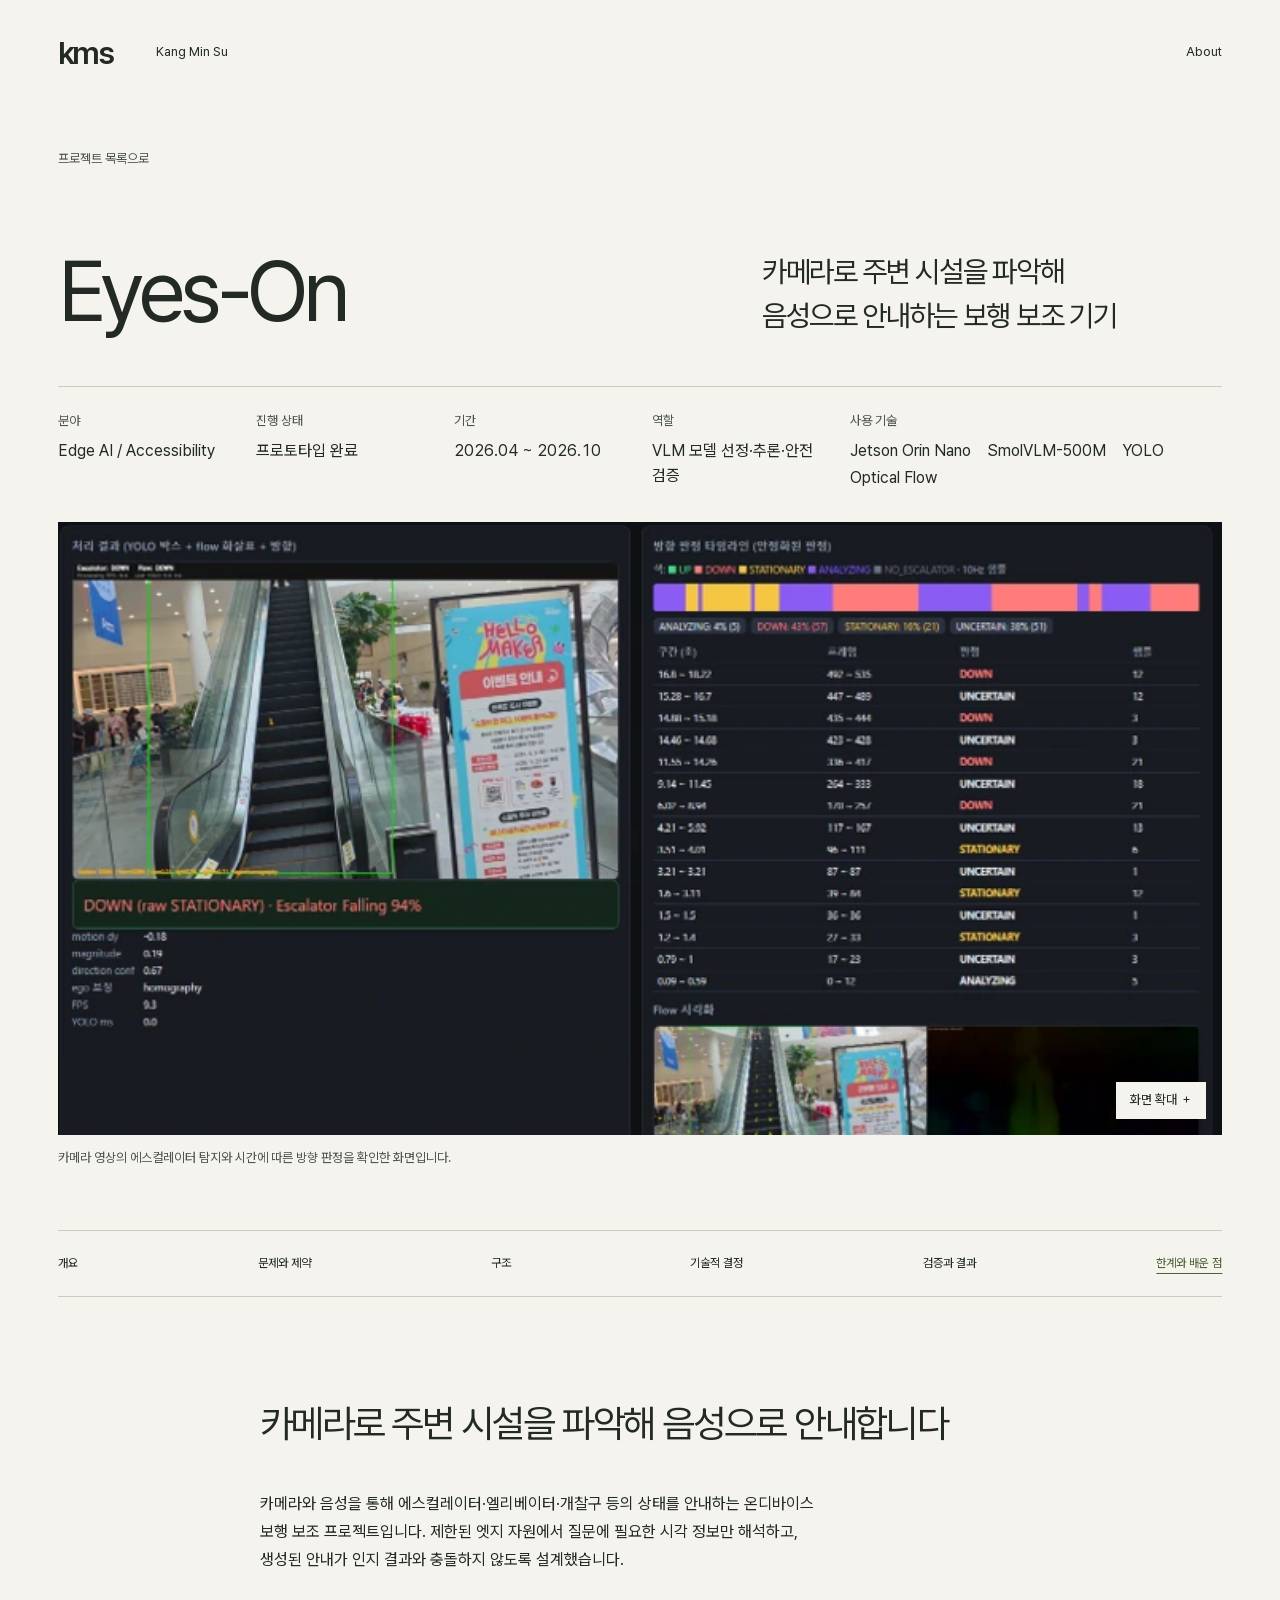
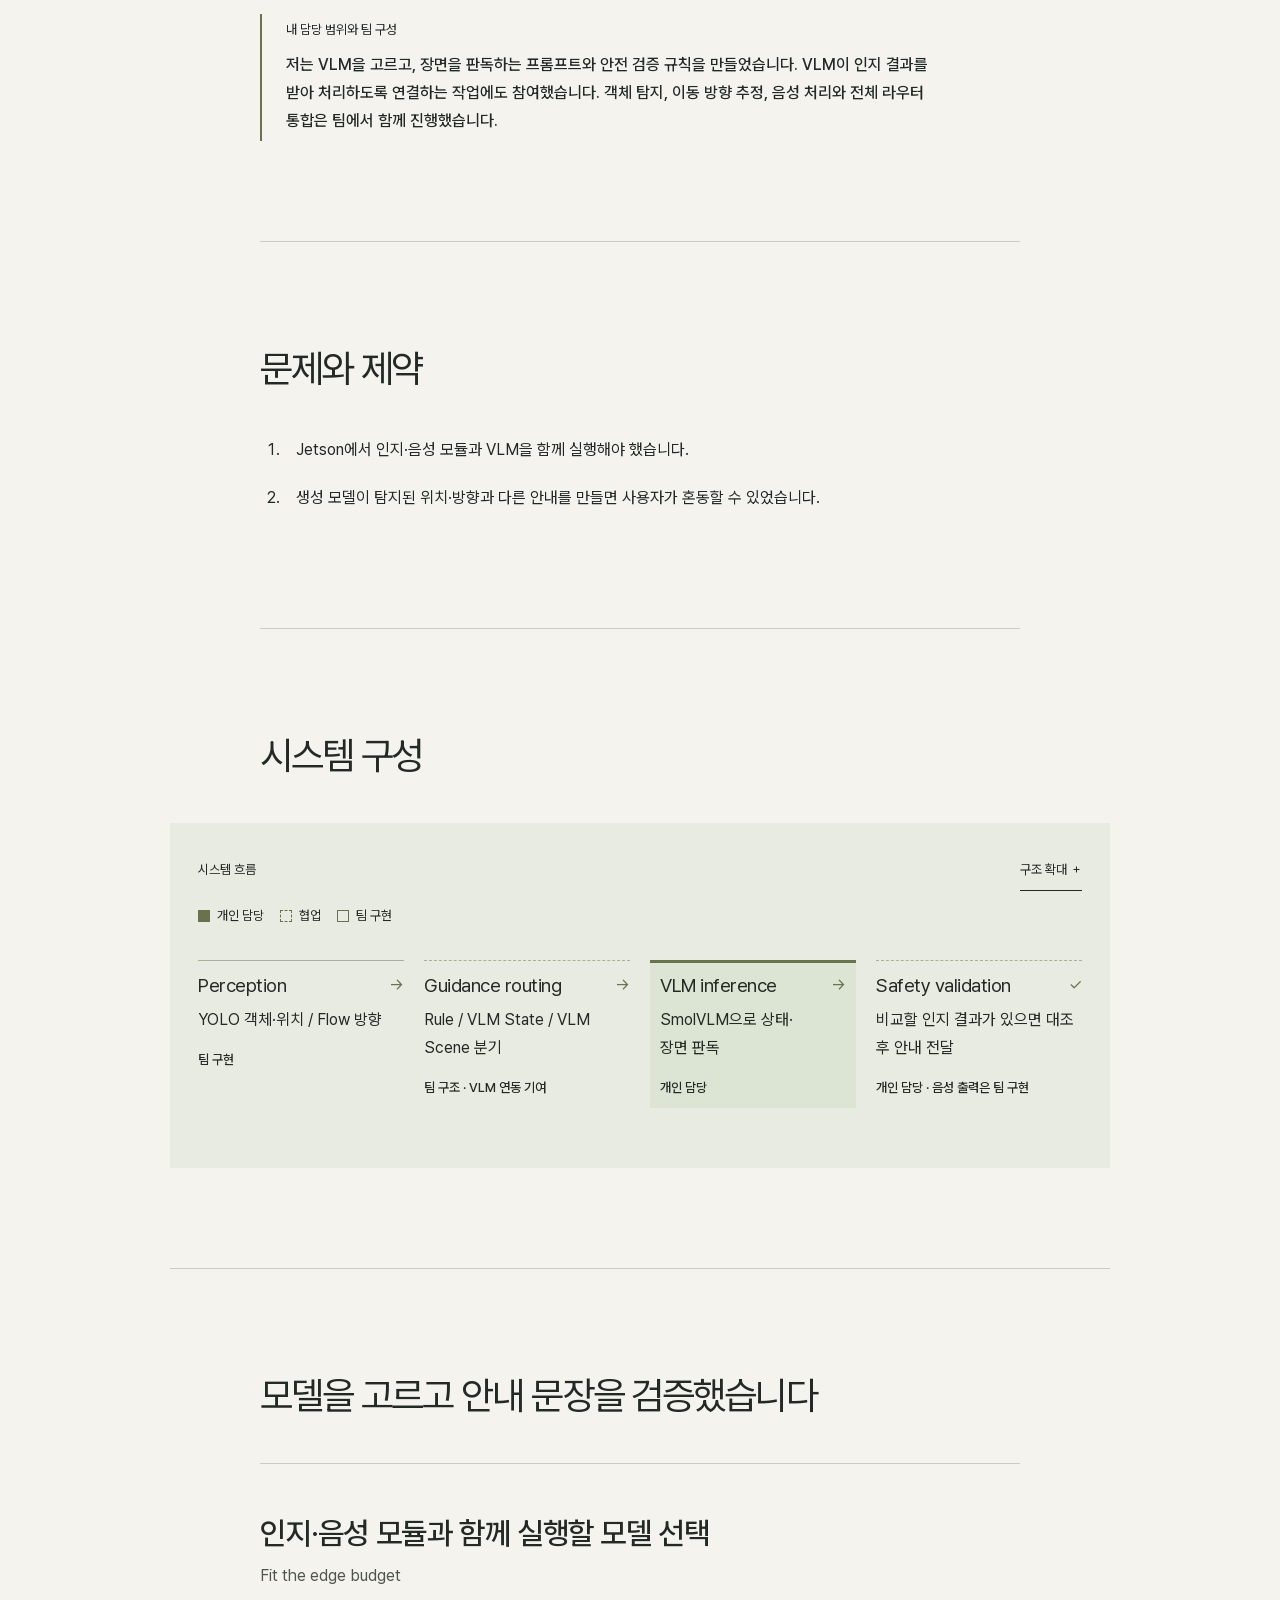
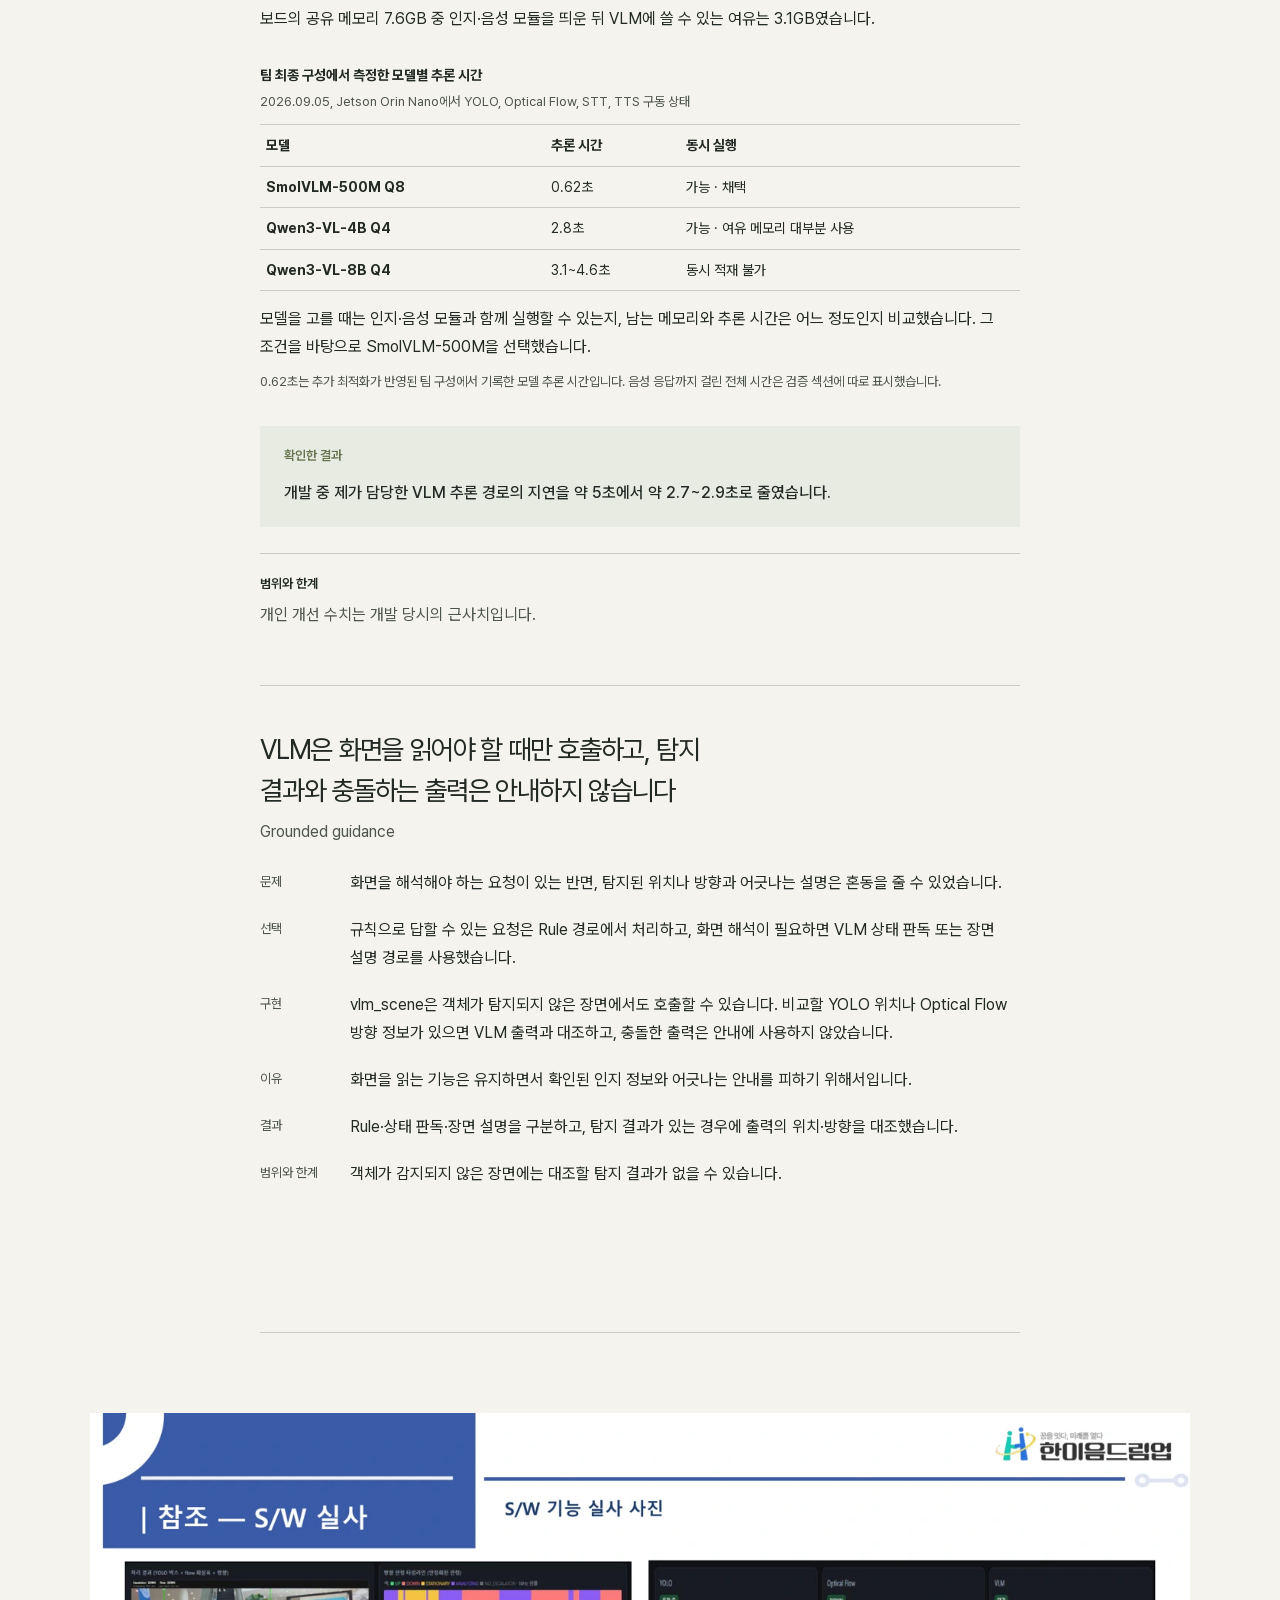
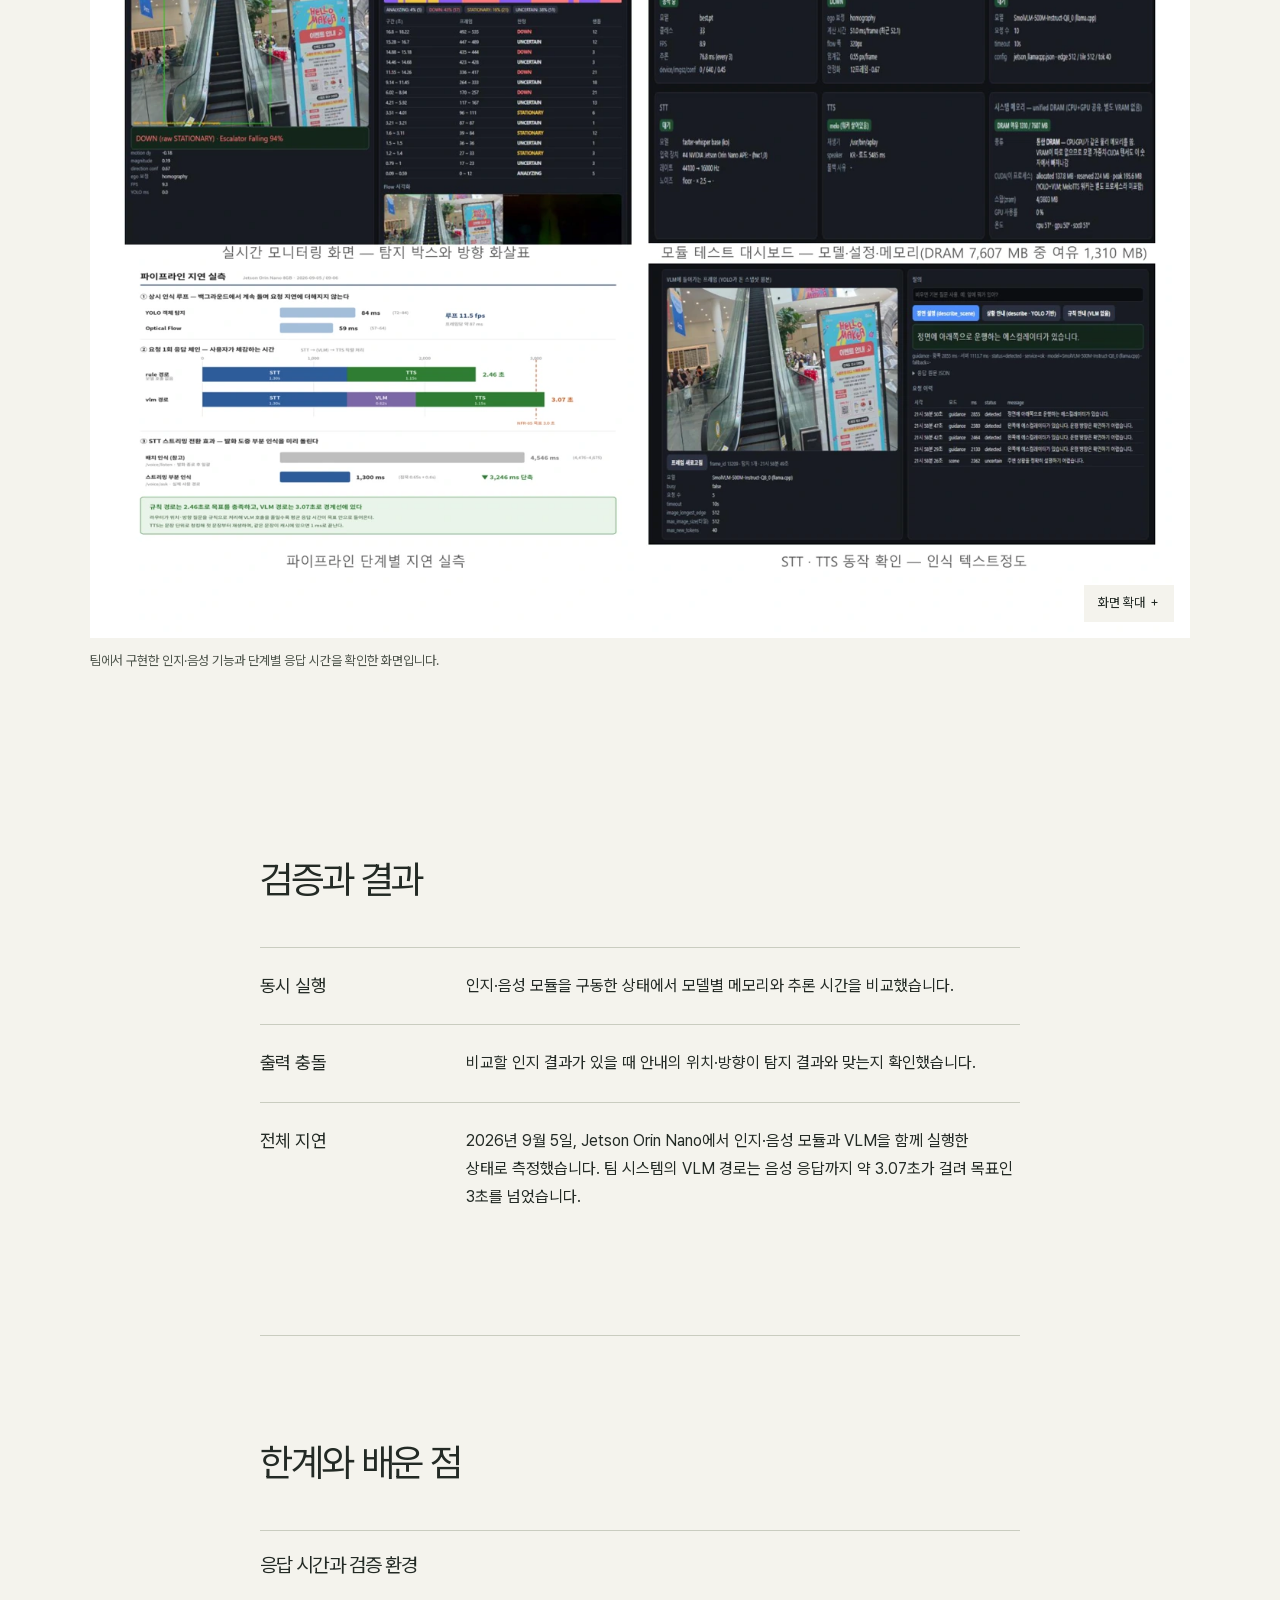
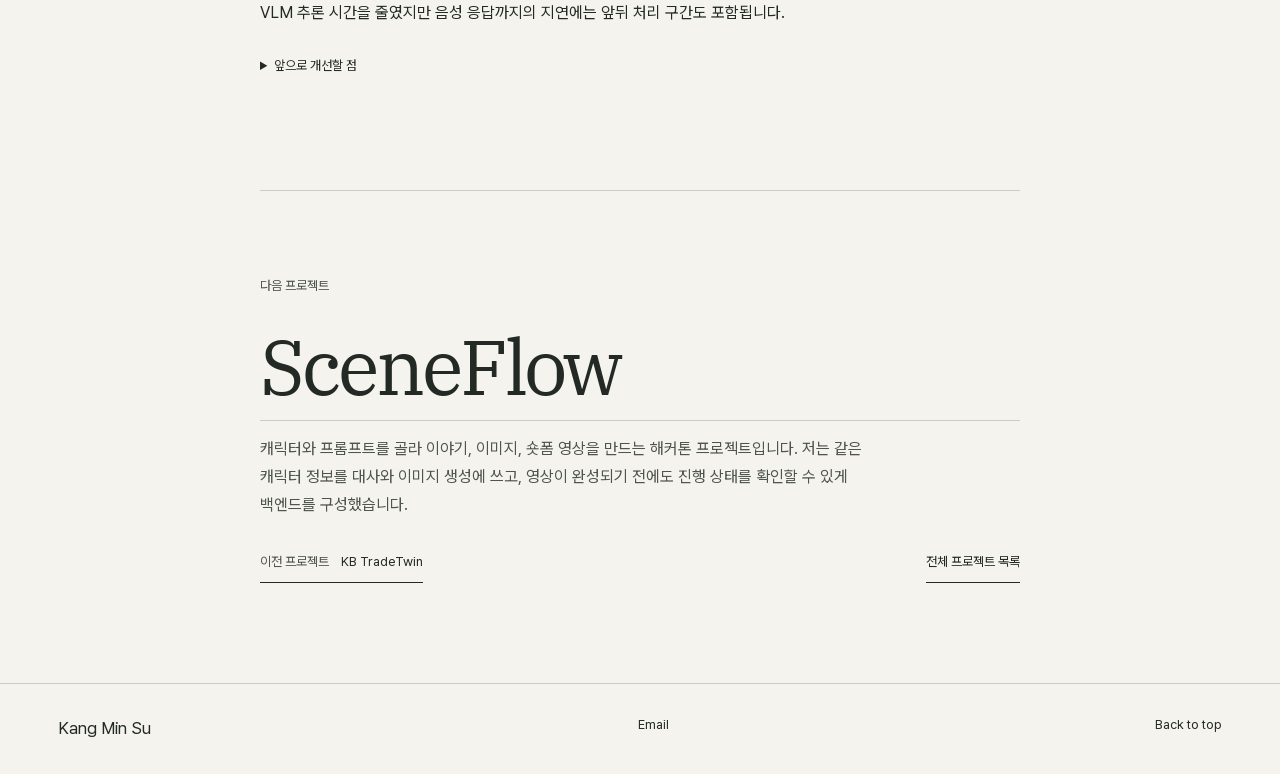
<file: projects/eyes-on/index.html>
<!doctype html><html lang="ko"><head><meta charset="utf-8"><meta name="viewport" content="width=device-width,initial-scale=1"><title>Eyes-On - Kang Min Su</title><meta name="description" content="카메라와 음성을 통해 에스컬레이터·엘리베이터·개찰구 등의 상태를 안내하는 온디바이스 보행 보조 프로젝트입니다. 제한된 엣지 자원에서 질문에 필요한 시각 정보만 해석하고, 생성된 안내가 인지 결과와 충돌하지 않도록 설계했습니다."><meta name="theme-color" content="#f4f3ed"><meta property="og:title" content="Eyes-On - Kang Min Su"><meta property="og:description" content="카메라와 음성을 통해 에스컬레이터·엘리베이터·개찰구 등의 상태를 안내하는 온디바이스 보행 보조 프로젝트입니다. 제한된 엣지 자원에서 질문에 필요한 시각 정보만 해석하고, 생성된 안내가 인지 결과와 충돌하지 않도록 설계했습니다."><meta property="og:type" content="article"><meta property="og:locale" content="ko_KR"><link rel="canonical" href="https://uxnim.github.io/portfolio/projects/eyes-on/"><meta property="og:url" content="https://uxnim.github.io/portfolio/projects/eyes-on/"><meta property="og:image" content="https://uxnim.github.io/portfolio/media/eyes-on-cover-732.webp"><link rel="icon" href="data:image/svg+xml,%3Csvg xmlns='http://www.w3.org/2000/svg' viewBox='0 0 100 100'%3E%3Ctext x='10' y='75' font-size='70'%3Ek.%3C/text%3E%3C/svg%3E"><script>document.documentElement.classList.add('js')</script><link rel="preload" href="../../fonts/pretendard-variable.woff2" as="font" type="font/woff2" crossorigin><link rel="preload" href="../../fonts/ibm-plex-mono.woff2" as="font" type="font/woff2" crossorigin><link rel="stylesheet" href="../../site.css?v=1d085215630f"><script type="module" src="../../client.js?v=10e23744c8d7"></script></head><body><a class="skip-link" href="#main">본문으로 건너뛰기</a><header class="site-header wrap"><a class="wordmark" href="../../" aria-label="강민수 홈">kms</a><span class="header-note">Kang Min Su</span><nav aria-label="주요 메뉴"><a href="../../#about">About</a></nav></header><main id="main" tabindex="-1" class="wrap case-main"><section class="case-hero"><a class="text-link back-link" href="../../#work">프로젝트 목록으로</a><div class="case-headline"><div><h1>Eyes-On</h1></div><p>카메라로 주변 시설을 파악해
음성으로 안내하는 보행 보조 기기</p></div><dl class="project-facts"><div><dt>분야</dt><dd>Edge AI / Accessibility</dd></div><div><dt>진행 상태</dt><dd>프로토타입 완료</dd></div><div><dt>기간</dt><dd class="figure">2026.04 ~ 2026.10</dd></div><div><dt>역할</dt><dd>VLM 모델 선정·추론·안전 검증</dd></div><div><dt>사용 기술</dt><dd><ul class="tech-list" lang="en"><li>Jetson Orin Nano</li><li>SmolVLM-500M</li><li>YOLO</li><li>Optical Flow</li></ul></dd></div></dl><figure class="evidence-media"><button class="zoom-media" style="view-transition-name:cover-eyes-on" data-image="../../media/eyes-on-cover-732.webp" data-alt="에스컬레이터 탐지 화면과 방향 판정 타임라인" aria-label="에스컬레이터 탐지 화면과 방향 판정 타임라인 확대"><img src="../../media/eyes-on-cover-732.webp" srcset="../../media/eyes-on-cover-720.webp 720w, ../../media/eyes-on-cover-732.webp 732w" sizes="(max-width: 700px) 100vw, 90vw" alt="에스컬레이터 탐지 화면과 방향 판정 타임라인" width="732" height="385" loading="eager" fetchpriority="high" decoding="async"><span class="zoom-label">화면 확대 ＋</span></button><figcaption>카메라 영상의 에스컬레이터 탐지와 시간에 따른 방향 판정을 확인한 화면입니다.</figcaption></figure></section><nav class="case-index" aria-label="사례 목차"><a href="#overview">개요</a><a href="#problem">문제와 제약</a><a href="#architecture">구조</a><a href="#decisions">기술적 결정</a><a href="#verification">검증과 결과</a><a href="#lessons">한계와 배운 점</a></nav>
<section id="overview" class="case-section"><div class="section-body"><h2>카메라로 주변 시설을 파악해 음성으로 안내합니다</h2><p class="large-copy">카메라와 음성을 통해 에스컬레이터·엘리베이터·개찰구 등의 상태를 안내하는 온디바이스 보행 보조 프로젝트입니다. 제한된 엣지 자원에서 질문에 필요한 시각 정보만 해석하고, 생성된 안내가 인지 결과와 충돌하지 않도록 설계했습니다.</p><div class="scope-note"><span class="meta">내 담당 범위와 팀 구성</span><p>저는 VLM을 고르고, 장면을 판독하는 프롬프트와 안전 검증 규칙을 만들었습니다. VLM이 인지 결과를 받아 처리하도록 연결하는 작업에도 참여했습니다. 객체 탐지, 이동 방향 추정, 음성 처리와 전체 라우터 통합은 팀에서 함께 진행했습니다.</p></div></div></section>
<section id="problem" class="case-section"><div class="section-body"><h2>문제와 제약</h2><ol class="constraints"><li>Jetson에서 인지·음성 모듈과 VLM을 함께 실행해야 했습니다.</li><li>생성 모델이 탐지된 위치·방향과 다른 안내를 만들면 사용자가 혼동할 수 있었습니다.</li></ol></div></section>
<section id="architecture" class="case-section"><div class="section-body"><h2>시스템 구성</h2><div class="architecture">
    <div class="diagram-heading"><span class="meta">시스템 흐름</span><button class="text-link" data-diagram>구조 확대 ＋</button></div>
    <ul class="diagram-legend" aria-label="구현 담당 범례"><li data-scope="personal">개인 담당</li><li data-scope="shared">협업</li><li data-scope="team">팀 구현</li></ul><ol class="pipeline"><li data-scope="team">
    <h3>Perception</h3><p>YOLO 객체·위치 / Flow 방향</p><small>팀 구현</small>
  </li><li data-scope="shared">
    <h3>Guidance routing</h3><p>Rule / VLM State / VLM Scene 분기</p><small>팀 구조 · VLM 연동 기여</small>
  </li><li data-scope="personal">
    <h3>VLM inference</h3><p>SmolVLM으로 상태·장면 판독</p><small>개인 담당</small>
  </li><li data-scope="shared">
    <h3>Safety validation</h3><p>비교할 인지 결과가 있으면 대조 후 안내 전달</p><small>개인 담당 · 음성 출력은 팀 구현</small>
  </li></ol>
    
    
  </div></div></section>
<section id="decisions" class="case-section"><div class="section-body"><h2>모델을 고르고 안내 문장을 검증했습니다</h2><article class="decision-story">
      <header class="decision-story-heading">
        <h3>인지·음성 모듈과 함께 실행할 모델 선택</h3>
        <p class="decision-label" lang="en">Fit the edge budget</p>
        <p class="decision-story-context">보드의 공유 메모리 7.6GB 중 인지·음성 모듈을 띄운 뒤 VLM에 쓸 수 있는 여유는 3.1GB였습니다.</p>
      </header>
      <div class="decision-comparison decision-comparison--model-timings">
        <table>
          <caption><strong>팀 최종 구성에서 측정한 모델별 추론 시간</strong><span>2026.09.05, Jetson Orin Nano에서 YOLO, Optical Flow, STT, TTS 구동 상태</span></caption>
          <thead><tr><th scope="col">모델</th><th scope="col">추론 시간</th><th scope="col">동시 실행</th></tr></thead>
          <tbody><tr><th scope="row">SmolVLM-500M Q8</th><td>0.62초</td><td>가능 · 채택</td></tr><tr><th scope="row">Qwen3-VL-4B Q4</th><td>2.8초</td><td>가능 · 여유 메모리 대부분 사용</td></tr><tr><th scope="row">Qwen3-VL-8B Q4</th><td>3.1~4.6초</td><td>동시 적재 불가</td></tr></tbody>
        </table>
        <p class="decision-comparison-reason">모델을 고를 때는 인지·음성 모듈과 함께 실행할 수 있는지, 남는 메모리와 추론 시간은 어느 정도인지 비교했습니다. 그 조건을 바탕으로 SmolVLM-500M을 선택했습니다.</p>
        <p class="caption">0.62초는 추가 최적화가 반영된 팀 구성에서 기록한 모델 추론 시간입니다. 음성 응답까지 걸린 전체 시간은 검증 섹션에 따로 표시했습니다.</p>
      </div>
      <div class="decision-story-result">
        <h4>확인한 결과</h4>
        <p>개발 중 제가 담당한 VLM 추론 경로의 지연을 약 5초에서 약 2.7~2.9초로 줄였습니다.</p>
      </div>
      <div class="decision-story-scope"><h4>범위와 한계</h4><p>개인 개선 수치는 개발 당시의 근사치입니다.</p></div>
    </article><article class="decision">
    <div class="decision-intro"><h3>VLM은 화면을 읽어야 할 때만 호출하고, 탐지 결과와 충돌하는 출력은 안내하지 않습니다</h3><p class="decision-label" lang="en">Grounded guidance</p></div>
    <div class="decision-copy">
      <div><h4>문제</h4><p>화면을 해석해야 하는 요청이 있는 반면, 탐지된 위치나 방향과 어긋나는 설명은 혼동을 줄 수 있었습니다.</p></div><div><h4>선택</h4><p>규칙으로 답할 수 있는 요청은 Rule 경로에서 처리하고, 화면 해석이 필요하면 VLM 상태 판독 또는 장면 설명 경로를 사용했습니다.</p></div><div><h4>구현</h4><p>vlm_scene은 객체가 탐지되지 않은 장면에서도 호출할 수 있습니다. 비교할 YOLO 위치나 Optical Flow 방향 정보가 있으면 VLM 출력과 대조하고, 충돌한 출력은 안내에 사용하지 않았습니다.</p></div><div><h4>이유</h4><p>화면을 읽는 기능은 유지하면서 확인된 인지 정보와 어긋나는 안내를 피하기 위해서입니다.</p></div><div><h4>결과</h4><p>Rule·상태 판독·장면 설명을 구분하고, 탐지 결과가 있는 경우에 출력의 위치·방향을 대조했습니다.</p></div><div><h4>범위와 한계</h4><p>객체가 감지되지 않은 장면에는 대조할 탐지 결과가 없을 수 있습니다.</p></div>
    </div>
  </article></div></section>
<div class="case-gallery gallery-wide"><figure class="evidence-media"><button class="zoom-media" data-image="../../media/eyes-on-monitor-1440.webp" data-alt="Eyes-On 실제 인지 모니터링 화면과 모듈 테스트 대시보드" aria-label="Eyes-On 실제 인지 모니터링 화면과 모듈 테스트 대시보드 확대"><img src="../../media/eyes-on-monitor-1440.webp" srcset="../../media/eyes-on-monitor-720.webp 720w, ../../media/eyes-on-monitor-1440.webp 1440w" sizes="(max-width: 700px) 100vw, 90vw" alt="Eyes-On 실제 인지 모니터링 화면과 모듈 테스트 대시보드" width="1440" height="1080" loading="lazy"  decoding="async"><span class="zoom-label">화면 확대 ＋</span></button><figcaption>팀에서 구현한 인지·음성 기능과 단계별 응답 시간을 확인한 화면입니다.</figcaption></figure></div>
<section id="verification" class="case-section"><div class="section-body"><h2>검증과 결과</h2><div class="verification-list"><article><h3>동시 실행</h3><p>인지·음성 모듈을 구동한 상태에서 모델별 메모리와 추론 시간을 비교했습니다.</p></article><article><h3>출력 충돌</h3><p>비교할 인지 결과가 있을 때 안내의 위치·방향이 탐지 결과와 맞는지 확인했습니다.</p></article><article><h3>전체 지연</h3><p>2026년 9월 5일, Jetson Orin Nano에서 인지·음성 모듈과 VLM을 함께 실행한 상태로 측정했습니다. 팀 시스템의 VLM 경로는 음성 응답까지 약 3.07초가 걸려 목표인 3초를 넘었습니다.</p></article></div></div></section>
<section id="lessons" class="case-section"><div class="section-body"><h2>한계와 배운 점</h2><div class="limitations"><article><h3>응답 시간과 검증 환경</h3><p>VLM 추론 시간을 줄였지만 음성 응답까지의 지연에는 앞뒤 처리 구간도 포함됩니다.</p><details><summary>앞으로 개선할 점</summary><p>반복 측정으로 전체 응답의 병목을 확인하고, 다양한 환경과 실제 사용자 조건에서 검증할 필요가 있습니다.</p></details></article></div></div></section>


<section class="next-project"><div><span class="caption">다음 프로젝트</span><a href="../sceneflow/">SceneFlow</a><p>캐릭터와 프롬프트를 골라 이야기, 이미지, 숏폼 영상을 만드는 해커톤 프로젝트입니다. 저는 같은 캐릭터 정보를 대사와 이미지 생성에 쓰고, 영상이 완성되기 전에도 진행 상태를 확인할 수 있게 백엔드를 구성했습니다.</p></div><nav aria-label="프로젝트 이동"><a class="text-link" href="../kb-tradetwin/"><span class="link-kind">이전 프로젝트</span>KB TradeTwin</a><a class="text-link" href="../../#work">전체 프로젝트 목록</a></nav></section></main><footer class="wrap"><a href="../../">Kang Min Su</a><a href="mailto:minsukang231@gmail.com">Email</a><a href="#main">Back to top</a></footer><dialog id="viewer" aria-labelledby="viewer-title"><div class="viewer-toolbar"><h2 id="viewer-title">프로젝트 자료</h2><button data-close aria-label="확대 보기 닫기">닫기 ×</button></div><div id="viewer-content" tabindex="0" aria-label="확대 자료. 이미지가 화면보다 크면 방향키 또는 스크롤로 이동하세요."></div></dialog></body></html>
</file>
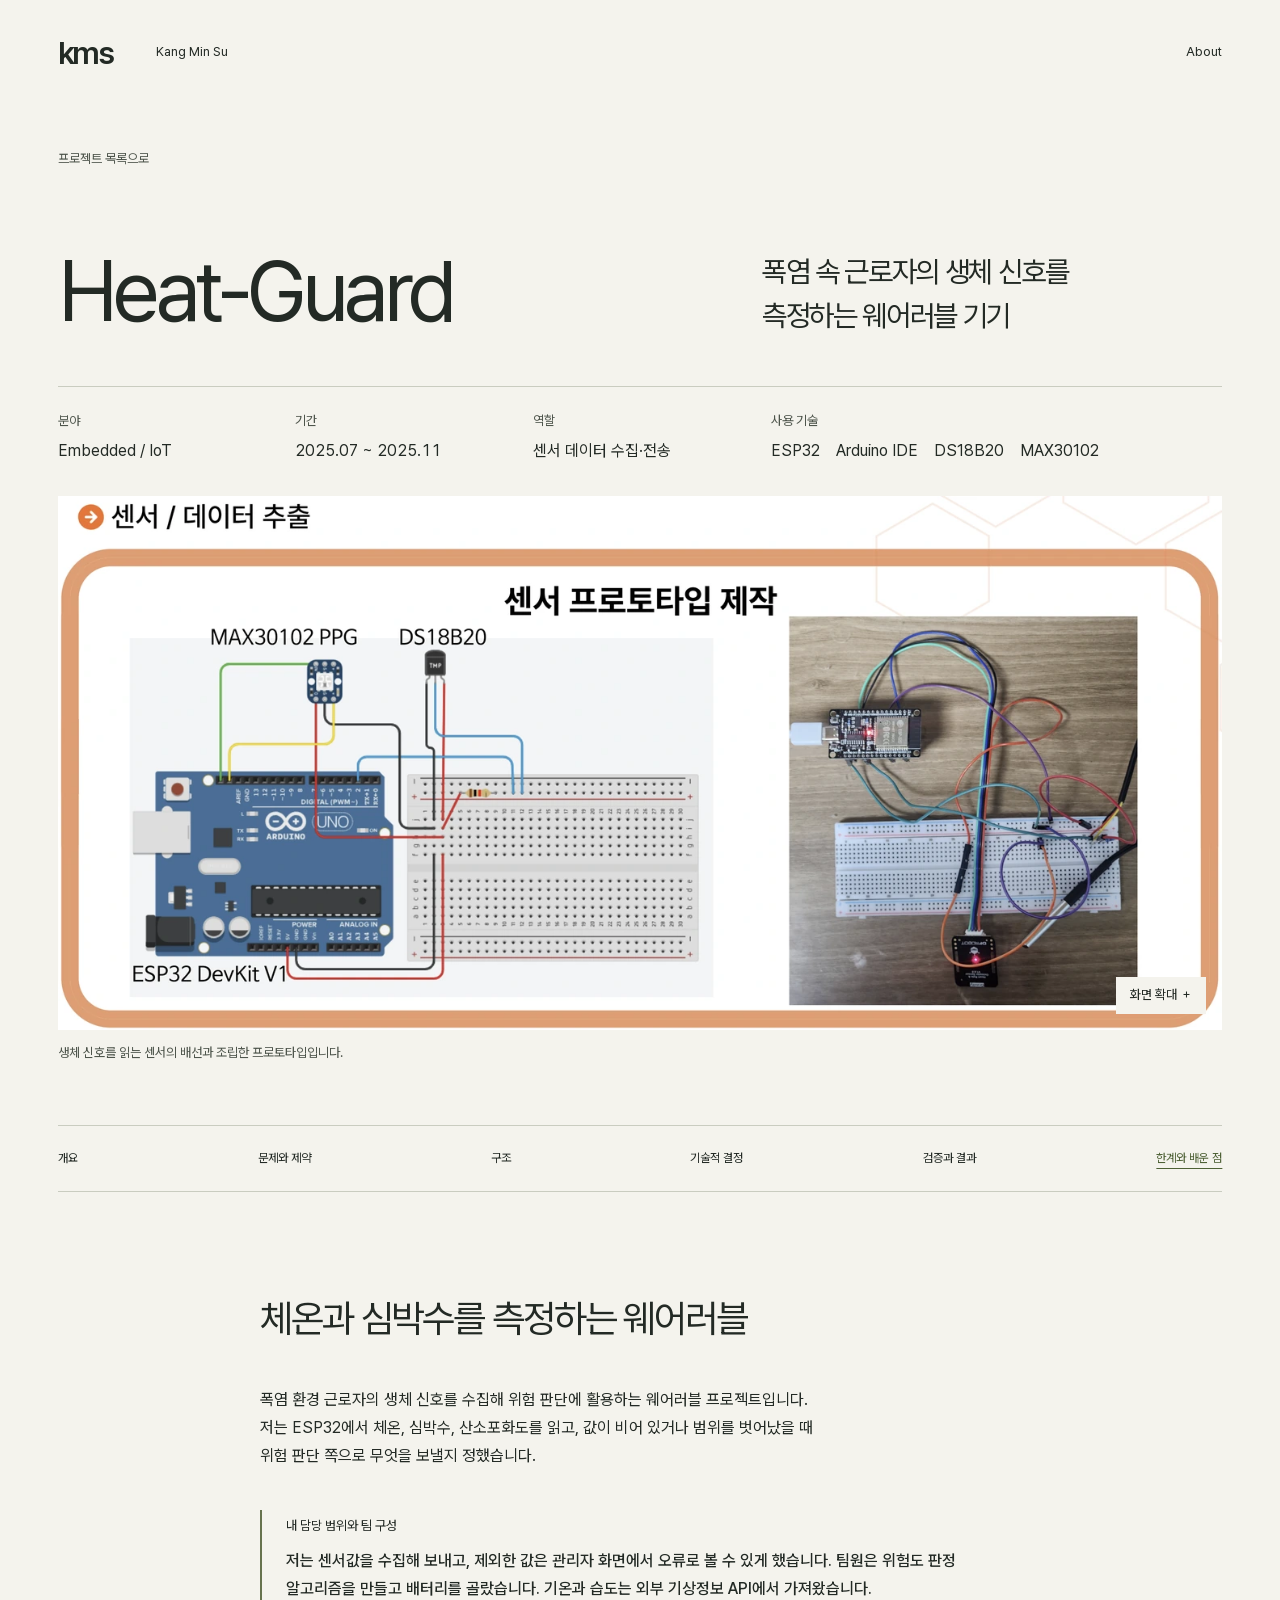
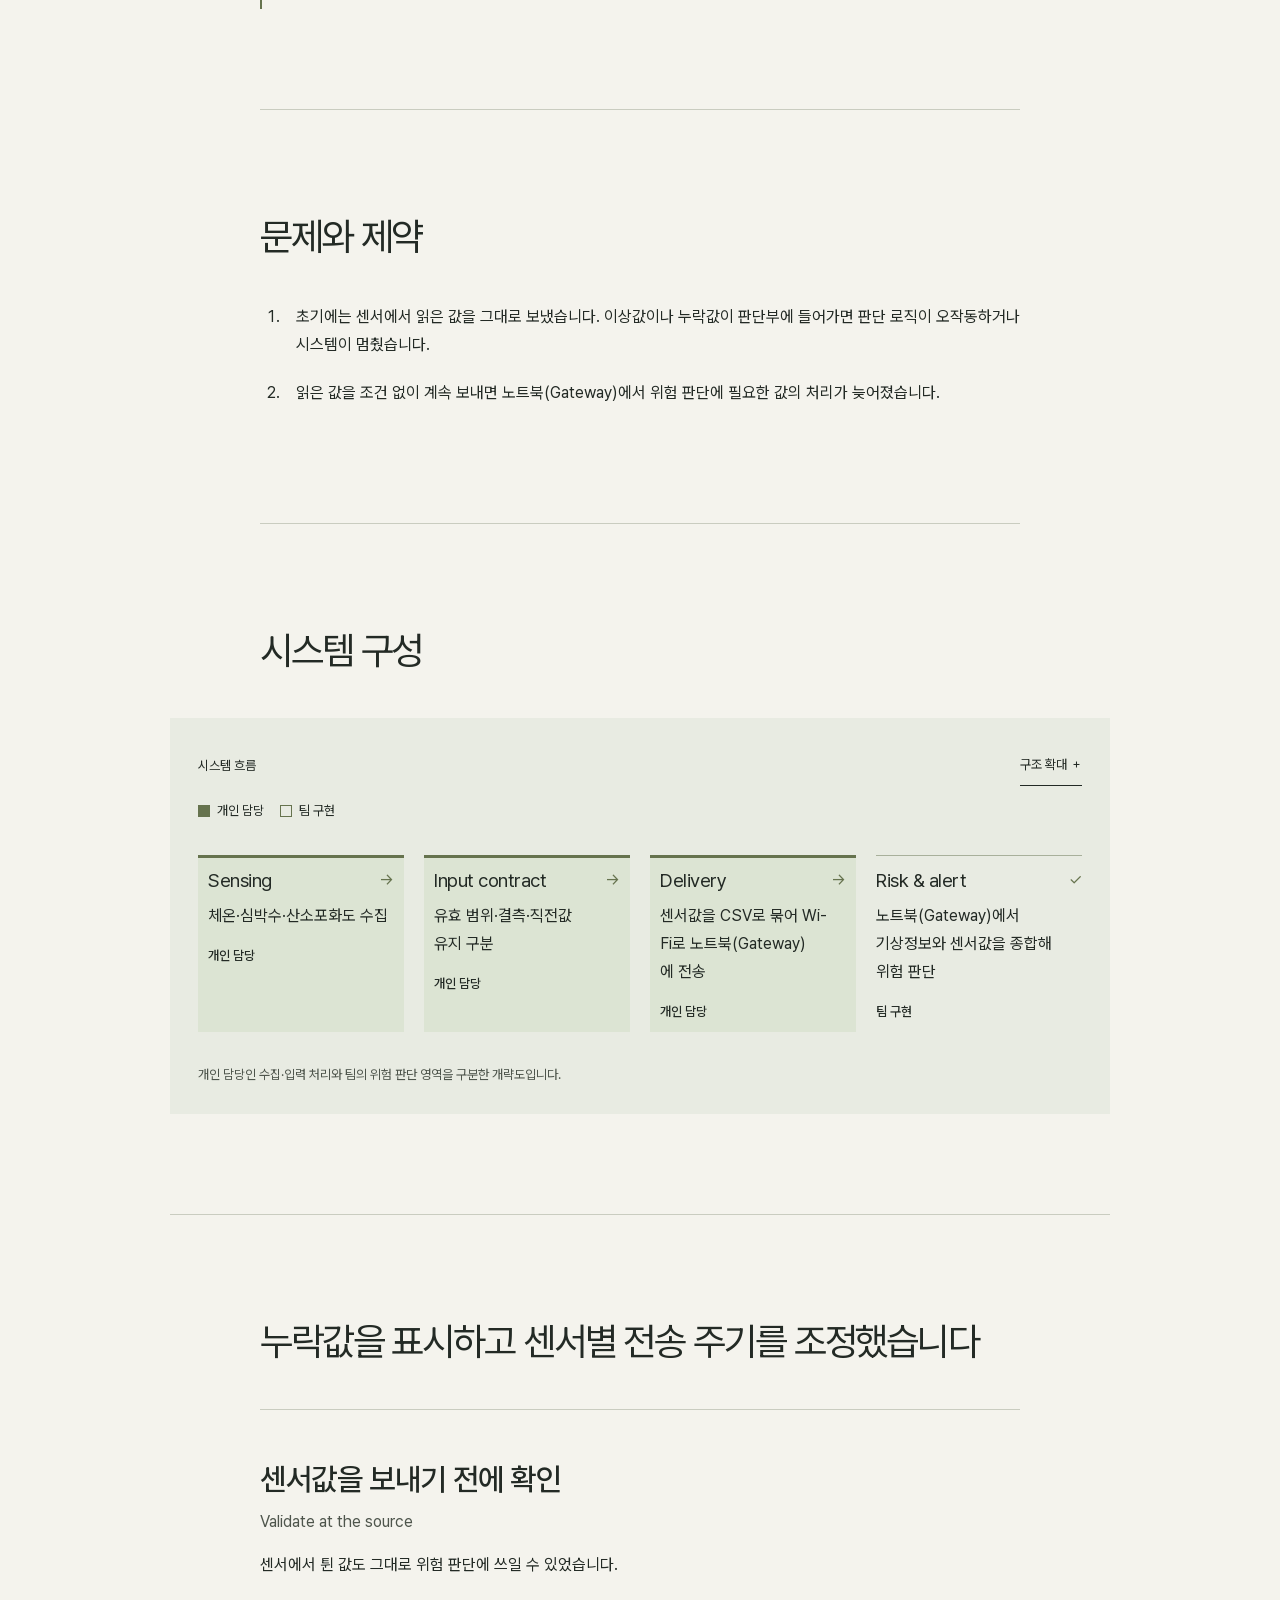
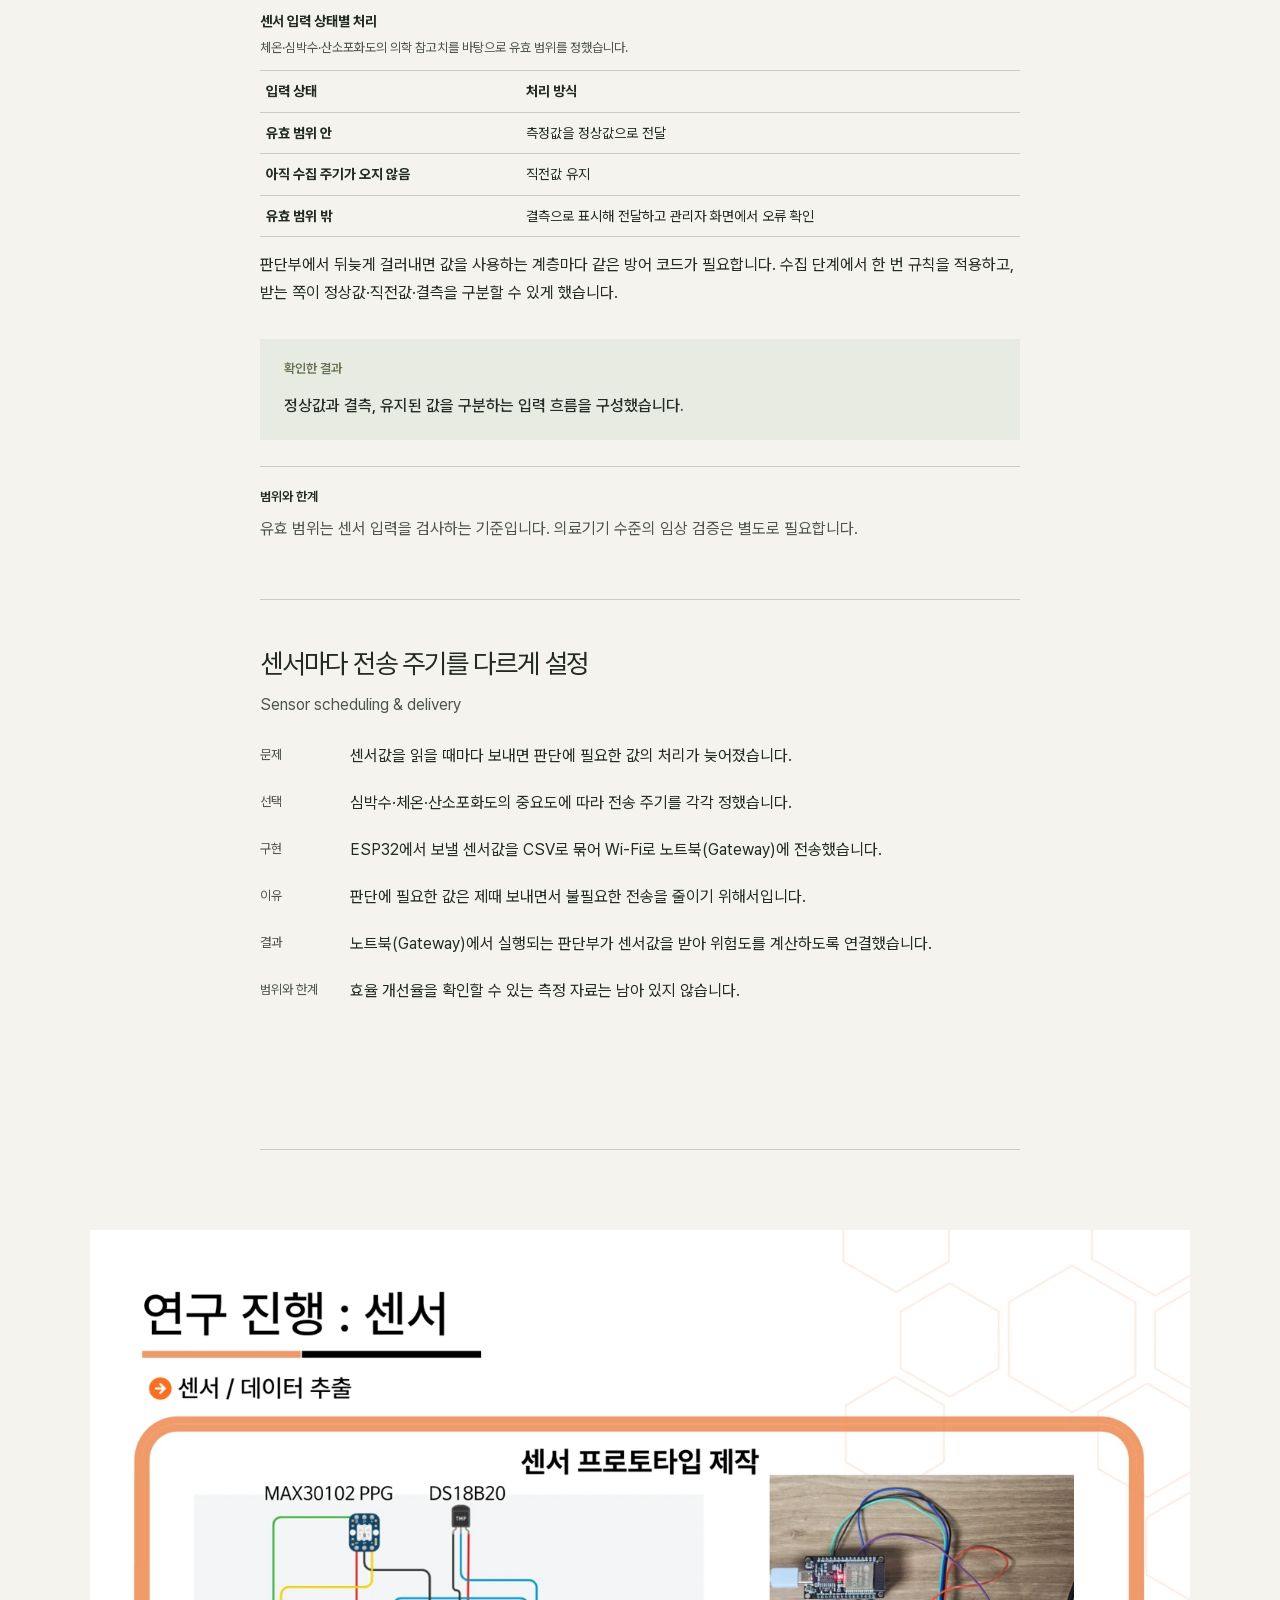
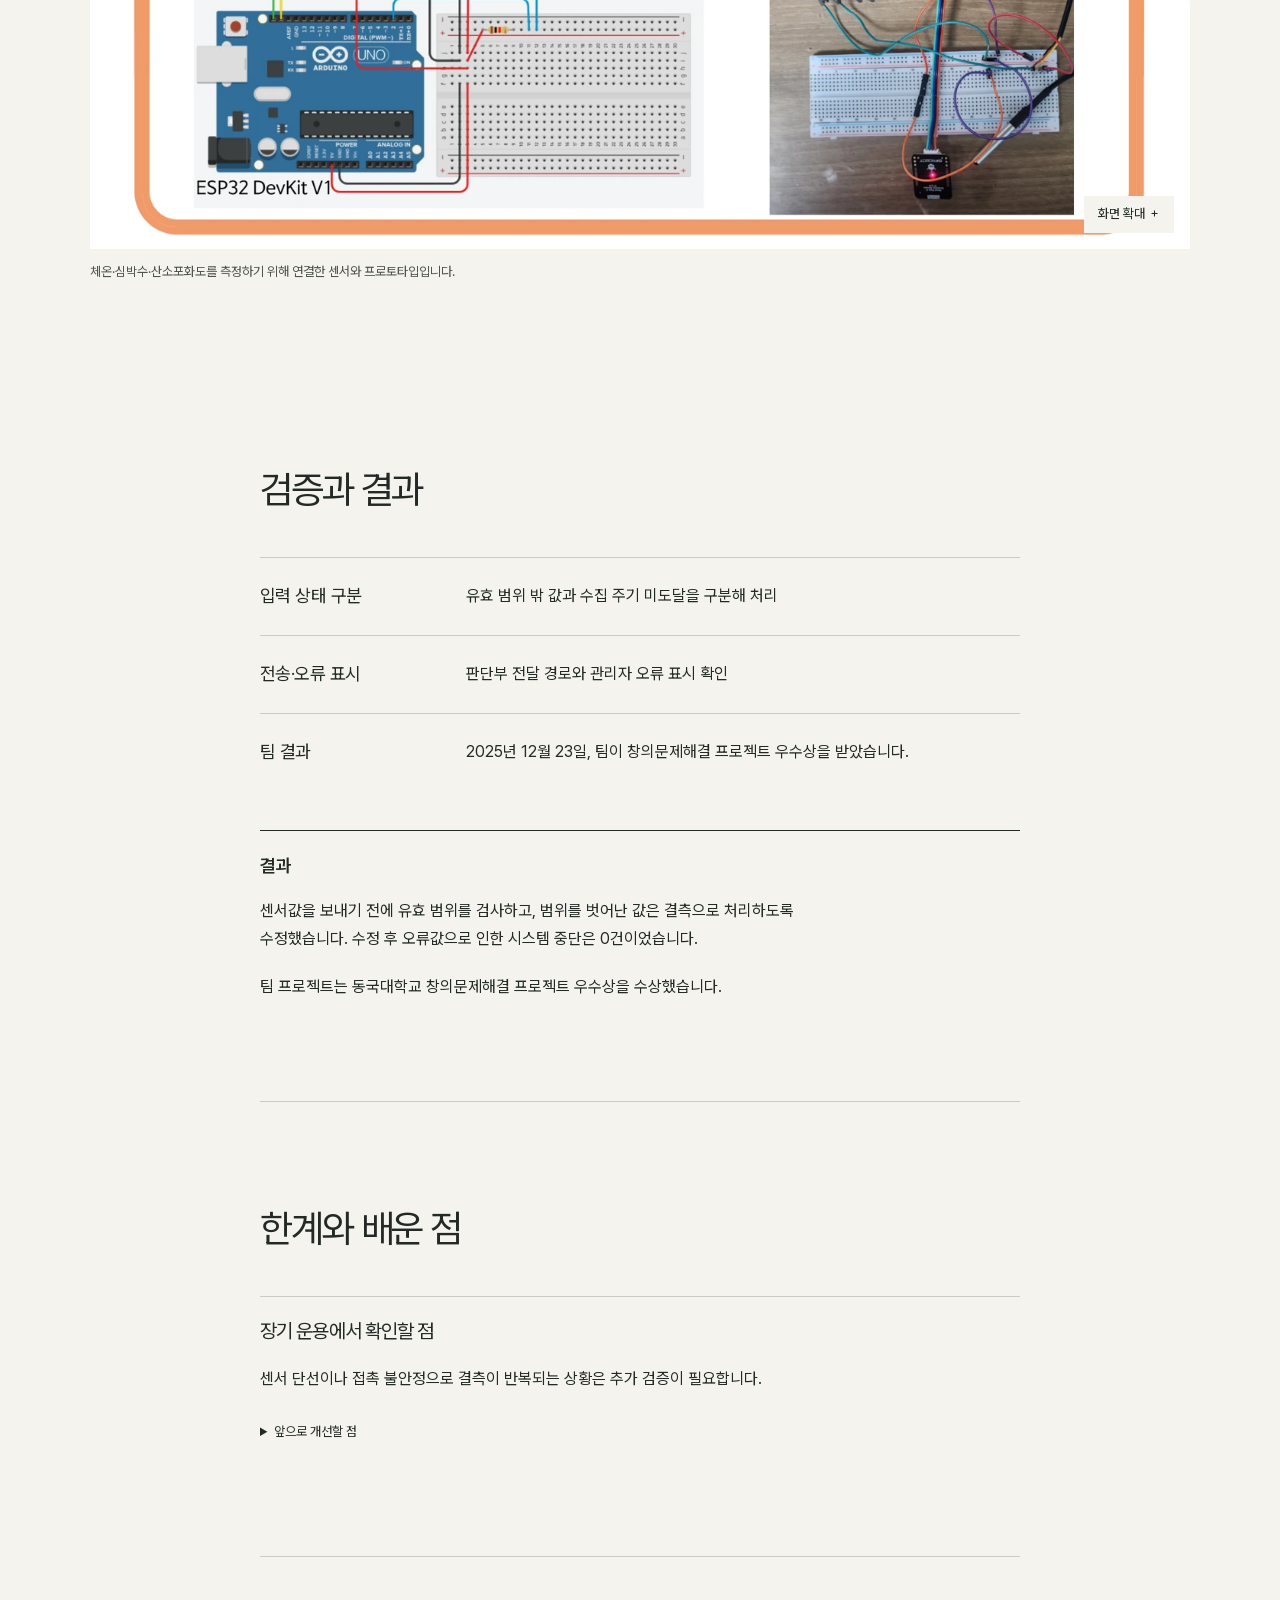
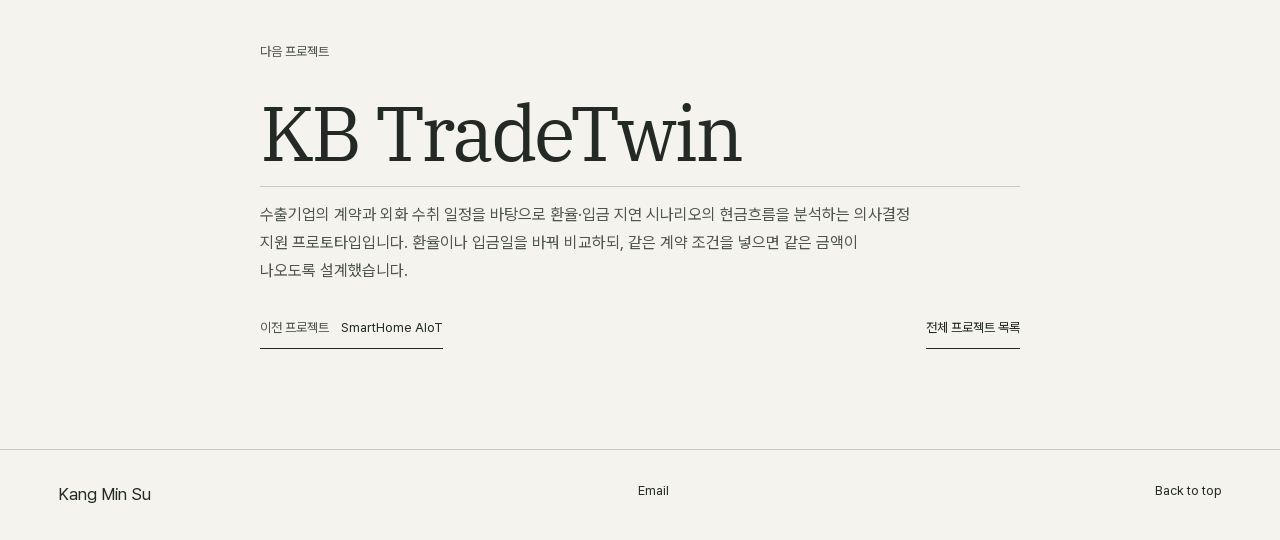
<file: projects/heat-guard/index.html>
<!doctype html><html lang="ko"><head><meta charset="utf-8"><meta name="viewport" content="width=device-width,initial-scale=1"><title>Heat-Guard - Kang Min Su</title><meta name="description" content="폭염 환경 근로자의 생체 신호를 수집해 위험 판단에 활용하는 웨어러블 프로젝트입니다. 저는 ESP32에서 체온, 심박수, 산소포화도를 읽고, 값이 비어 있거나 범위를 벗어났을 때 위험 판단 쪽으로 무엇을 보낼지 정했습니다."><meta name="theme-color" content="#f4f3ed"><meta property="og:title" content="Heat-Guard - Kang Min Su"><meta property="og:description" content="폭염 환경 근로자의 생체 신호를 수집해 위험 판단에 활용하는 웨어러블 프로젝트입니다. 저는 ESP32에서 체온, 심박수, 산소포화도를 읽고, 값이 비어 있거나 범위를 벗어났을 때 위험 판단 쪽으로 무엇을 보낼지 정했습니다."><meta property="og:type" content="article"><meta property="og:locale" content="ko_KR"><link rel="canonical" href="https://uxnim.github.io/portfolio/projects/heat-guard/"><meta property="og:url" content="https://uxnim.github.io/portfolio/projects/heat-guard/"><meta property="og:image" content="https://uxnim.github.io/portfolio/media/heat-guard-cover-1440.webp"><link rel="icon" href="data:image/svg+xml,%3Csvg xmlns='http://www.w3.org/2000/svg' viewBox='0 0 100 100'%3E%3Ctext x='10' y='75' font-size='70'%3Ek.%3C/text%3E%3C/svg%3E"><script>document.documentElement.classList.add('js')</script><link rel="preload" href="../../fonts/pretendard-variable.woff2" as="font" type="font/woff2" crossorigin><link rel="preload" href="../../fonts/ibm-plex-mono.woff2" as="font" type="font/woff2" crossorigin><link rel="stylesheet" href="../../site.css?v=1d085215630f"><script type="module" src="../../client.js?v=10e23744c8d7"></script></head><body><a class="skip-link" href="#main">본문으로 건너뛰기</a><header class="site-header wrap"><a class="wordmark" href="../../" aria-label="강민수 홈">kms</a><span class="header-note">Kang Min Su</span><nav aria-label="주요 메뉴"><a href="../../#about">About</a></nav></header><main id="main" tabindex="-1" class="wrap case-main"><section class="case-hero"><a class="text-link back-link" href="../../#work">프로젝트 목록으로</a><div class="case-headline"><div><h1>Heat-Guard</h1></div><p>폭염 속 근로자의 생체 신호를
측정하는 웨어러블 기기</p></div><dl class="project-facts"><div><dt>분야</dt><dd>Embedded / IoT</dd></div><div><dt>기간</dt><dd class="figure">2025.07 ~ 2025.11</dd></div><div><dt>역할</dt><dd>센서 데이터 수집·전송</dd></div><div><dt>사용 기술</dt><dd><ul class="tech-list" lang="en"><li>ESP32</li><li>Arduino IDE</li><li>DS18B20</li><li>MAX30102</li></ul></dd></div></dl><figure class="evidence-media"><button class="zoom-media" style="view-transition-name:cover-heat-guard" data-image="../../media/heat-guard-cover-2617.webp" data-alt="Heat-Guard 센서 배선도와 ESP32 프로토타입 조립 사진" aria-label="Heat-Guard 센서 배선도와 ESP32 프로토타입 조립 사진 확대"><img src="../../media/heat-guard-cover-1440.webp" srcset="../../media/heat-guard-cover-720.webp 720w, ../../media/heat-guard-cover-1440.webp 1440w, ../../media/heat-guard-cover-2617.webp 2617w" sizes="(max-width: 700px) 100vw, 90vw" alt="Heat-Guard 센서 배선도와 ESP32 프로토타입 조립 사진" width="1440" height="661" loading="eager" fetchpriority="high" decoding="async"><span class="zoom-label">화면 확대 ＋</span></button><figcaption>생체 신호를 읽는 센서의 배선과 조립한 프로토타입입니다.</figcaption></figure></section><nav class="case-index" aria-label="사례 목차"><a href="#overview">개요</a><a href="#problem">문제와 제약</a><a href="#architecture">구조</a><a href="#decisions">기술적 결정</a><a href="#verification">검증과 결과</a><a href="#lessons">한계와 배운 점</a></nav>
<section id="overview" class="case-section"><div class="section-body"><h2>체온과 심박수를 측정하는 웨어러블</h2><p class="large-copy">폭염 환경 근로자의 생체 신호를 수집해 위험 판단에 활용하는 웨어러블 프로젝트입니다. 저는 ESP32에서 체온, 심박수, 산소포화도를 읽고, 값이 비어 있거나 범위를 벗어났을 때 위험 판단 쪽으로 무엇을 보낼지 정했습니다.</p><div class="scope-note"><span class="meta">내 담당 범위와 팀 구성</span><p>저는 센서값을 수집해 보내고, 제외한 값은 관리자 화면에서 오류로 볼 수 있게 했습니다. 팀원은 위험도 판정 알고리즘을 만들고 배터리를 골랐습니다. 기온과 습도는 외부 기상정보 API에서 가져왔습니다.</p></div></div></section>
<section id="problem" class="case-section"><div class="section-body"><h2>문제와 제약</h2><ol class="constraints"><li>초기에는 센서에서 읽은 값을 그대로 보냈습니다. 이상값이나 누락값이 판단부에 들어가면 판단 로직이 오작동하거나 시스템이 멈췄습니다.</li><li>읽은 값을 조건 없이 계속 보내면 노트북(Gateway)에서 위험 판단에 필요한 값의 처리가 늦어졌습니다.</li></ol></div></section>
<section id="architecture" class="case-section"><div class="section-body"><h2>시스템 구성</h2><div class="architecture">
    <div class="diagram-heading"><span class="meta">시스템 흐름</span><button class="text-link" data-diagram>구조 확대 ＋</button></div>
    <ul class="diagram-legend" aria-label="구현 담당 범례"><li data-scope="personal">개인 담당</li><li data-scope="team">팀 구현</li></ul><ol class="pipeline"><li data-scope="personal">
    <h3>Sensing</h3><p>체온·심박수·산소포화도 수집</p><small>개인 담당</small>
  </li><li data-scope="personal">
    <h3>Input contract</h3><p>유효 범위·결측·직전값 유지 구분</p><small>개인 담당</small>
  </li><li data-scope="personal">
    <h3>Delivery</h3><p>센서값을 CSV로 묶어 Wi-Fi로 노트북(Gateway)에 전송</p><small>개인 담당</small>
  </li><li data-scope="team">
    <h3>Risk &amp; alert</h3><p>노트북(Gateway)에서 기상정보와 센서값을 종합해 위험 판단</p><small>팀 구현</small>
  </li></ol>
    
    <p class="caption">개인 담당인 수집·입력 처리와 팀의 위험 판단 영역을 구분한 개략도입니다.</p>
  </div></div></section>
<section id="decisions" class="case-section"><div class="section-body"><h2>누락값을 표시하고 센서별 전송 주기를 조정했습니다</h2><article class="decision-story">
      <header class="decision-story-heading">
        <h3>센서값을 보내기 전에 확인</h3>
        <p class="decision-label" lang="en">Validate at the source</p>
        <p class="decision-story-context">센서에서 튄 값도 그대로 위험 판단에 쓰일 수 있었습니다.</p>
      </header>
      <div class="decision-comparison">
        <table>
          <caption><strong>센서 입력 상태별 처리</strong><span>체온·심박수·산소포화도의 의학 참고치를 바탕으로 유효 범위를 정했습니다.</span></caption>
          <thead><tr><th scope="col">입력 상태</th><th scope="col">처리 방식</th></tr></thead>
          <tbody><tr><th scope="row">유효 범위 안</th><td>측정값을 정상값으로 전달</td></tr><tr><th scope="row">아직 수집 주기가 오지 않음</th><td>직전값 유지</td></tr><tr><th scope="row">유효 범위 밖</th><td>결측으로 표시해 전달하고 관리자 화면에서 오류 확인</td></tr></tbody>
        </table>
        <p class="decision-comparison-reason">판단부에서 뒤늦게 걸러내면 값을 사용하는 계층마다 같은 방어 코드가 필요합니다. 수집 단계에서 한 번 규칙을 적용하고, 받는 쪽이 정상값·직전값·결측을 구분할 수 있게 했습니다.</p>
      </div>
      <div class="decision-story-result">
        <h4>확인한 결과</h4>
        <p>정상값과 결측, 유지된 값을 구분하는 입력 흐름을 구성했습니다.</p>
      </div>
      <div class="decision-story-scope"><h4>범위와 한계</h4><p>유효 범위는 센서 입력을 검사하는 기준입니다. 의료기기 수준의 임상 검증은 별도로 필요합니다.</p></div>
    </article><article class="decision">
    <div class="decision-intro"><h3>센서마다 전송 주기를 다르게 설정</h3><p class="decision-label" lang="en">Sensor scheduling &amp; delivery</p></div>
    <div class="decision-copy">
      <div><h4>문제</h4><p>센서값을 읽을 때마다 보내면 판단에 필요한 값의 처리가 늦어졌습니다.</p></div><div><h4>선택</h4><p>심박수·체온·산소포화도의 중요도에 따라 전송 주기를 각각 정했습니다.</p></div><div><h4>구현</h4><p>ESP32에서 보낼 센서값을 CSV로 묶어 Wi-Fi로 노트북(Gateway)에 전송했습니다.</p></div><div><h4>이유</h4><p>판단에 필요한 값은 제때 보내면서 불필요한 전송을 줄이기 위해서입니다.</p></div><div><h4>결과</h4><p>노트북(Gateway)에서 실행되는 판단부가 센서값을 받아 위험도를 계산하도록 연결했습니다.</p></div><div><h4>범위와 한계</h4><p>효율 개선율을 확인할 수 있는 측정 자료는 남아 있지 않습니다.</p></div>
    </div>
  </article></div></section>
<div class="case-gallery gallery-wide"><figure class="evidence-media"><button class="zoom-media" data-image="../../media/heat-guard-sensors-1440.webp" data-alt="센서 프로토타입의 배선과 실제 조립 사진" aria-label="센서 프로토타입의 배선과 실제 조립 사진 확대"><img src="../../media/heat-guard-sensors-1440.webp" srcset="../../media/heat-guard-sensors-720.webp 720w, ../../media/heat-guard-sensors-1440.webp 1440w" sizes="(max-width: 700px) 100vw, 90vw" alt="센서 프로토타입의 배선과 실제 조립 사진" width="1440" height="810" loading="lazy"  decoding="async"><span class="zoom-label">화면 확대 ＋</span></button><figcaption>체온·심박수·산소포화도를 측정하기 위해 연결한 센서와 프로토타입입니다.</figcaption></figure></div>
<section id="verification" class="case-section"><div class="section-body"><h2>검증과 결과</h2><div class="verification-list"><article><h3>입력 상태 구분</h3><p>유효 범위 밖 값과 수집 주기 미도달을 구분해 처리</p></article><article><h3>전송·오류 표시</h3><p>판단부 전달 경로와 관리자 오류 표시 확인</p></article><article><h3>팀 결과</h3><p>2025년 12월 23일, 팀이 창의문제해결 프로젝트 우수상을 받았습니다.</p></article></div><div class="results"><h3>결과</h3><p>센서값을 보내기 전에 유효 범위를 검사하고, 범위를 벗어난 값은 결측으로 처리하도록 수정했습니다. 수정 후 오류값으로 인한 시스템 중단은 0건이었습니다.</p><p>팀 프로젝트는 동국대학교 창의문제해결 프로젝트 우수상을 수상했습니다.</p></div></div></section>
<section id="lessons" class="case-section"><div class="section-body"><h2>한계와 배운 점</h2><div class="limitations"><article><h3>장기 운용에서 확인할 점</h3><p>센서 단선이나 접촉 불안정으로 결측이 반복되는 상황은 추가 검증이 필요합니다.</p><details><summary>앞으로 개선할 점</summary><p>이 조건을 재현해 결측이 연속으로 들어올 때의 동작과 복구 과정을 기록하면 됩니다.</p></details></article></div></div></section>


<section class="next-project"><div><span class="caption">다음 프로젝트</span><a href="../kb-tradetwin/">KB TradeTwin</a><p>수출기업의 계약과 외화 수취 일정을 바탕으로 환율·입금 지연 시나리오의 현금흐름을 분석하는 의사결정 지원 프로토타입입니다. 환율이나 입금일을 바꿔 비교하되, 같은 계약 조건을 넣으면 같은 금액이 나오도록 설계했습니다.</p></div><nav aria-label="프로젝트 이동"><a class="text-link" href="../smarthome-aiot/"><span class="link-kind">이전 프로젝트</span>SmartHome AIoT</a><a class="text-link" href="../../#work">전체 프로젝트 목록</a></nav></section></main><footer class="wrap"><a href="../../">Kang Min Su</a><a href="mailto:minsukang231@gmail.com">Email</a><a href="#main">Back to top</a></footer><dialog id="viewer" aria-labelledby="viewer-title"><div class="viewer-toolbar"><h2 id="viewer-title">프로젝트 자료</h2><button data-close aria-label="확대 보기 닫기">닫기 ×</button></div><div id="viewer-content" tabindex="0" aria-label="확대 자료. 이미지가 화면보다 크면 방향키 또는 스크롤로 이동하세요."></div></dialog></body></html>
</file>
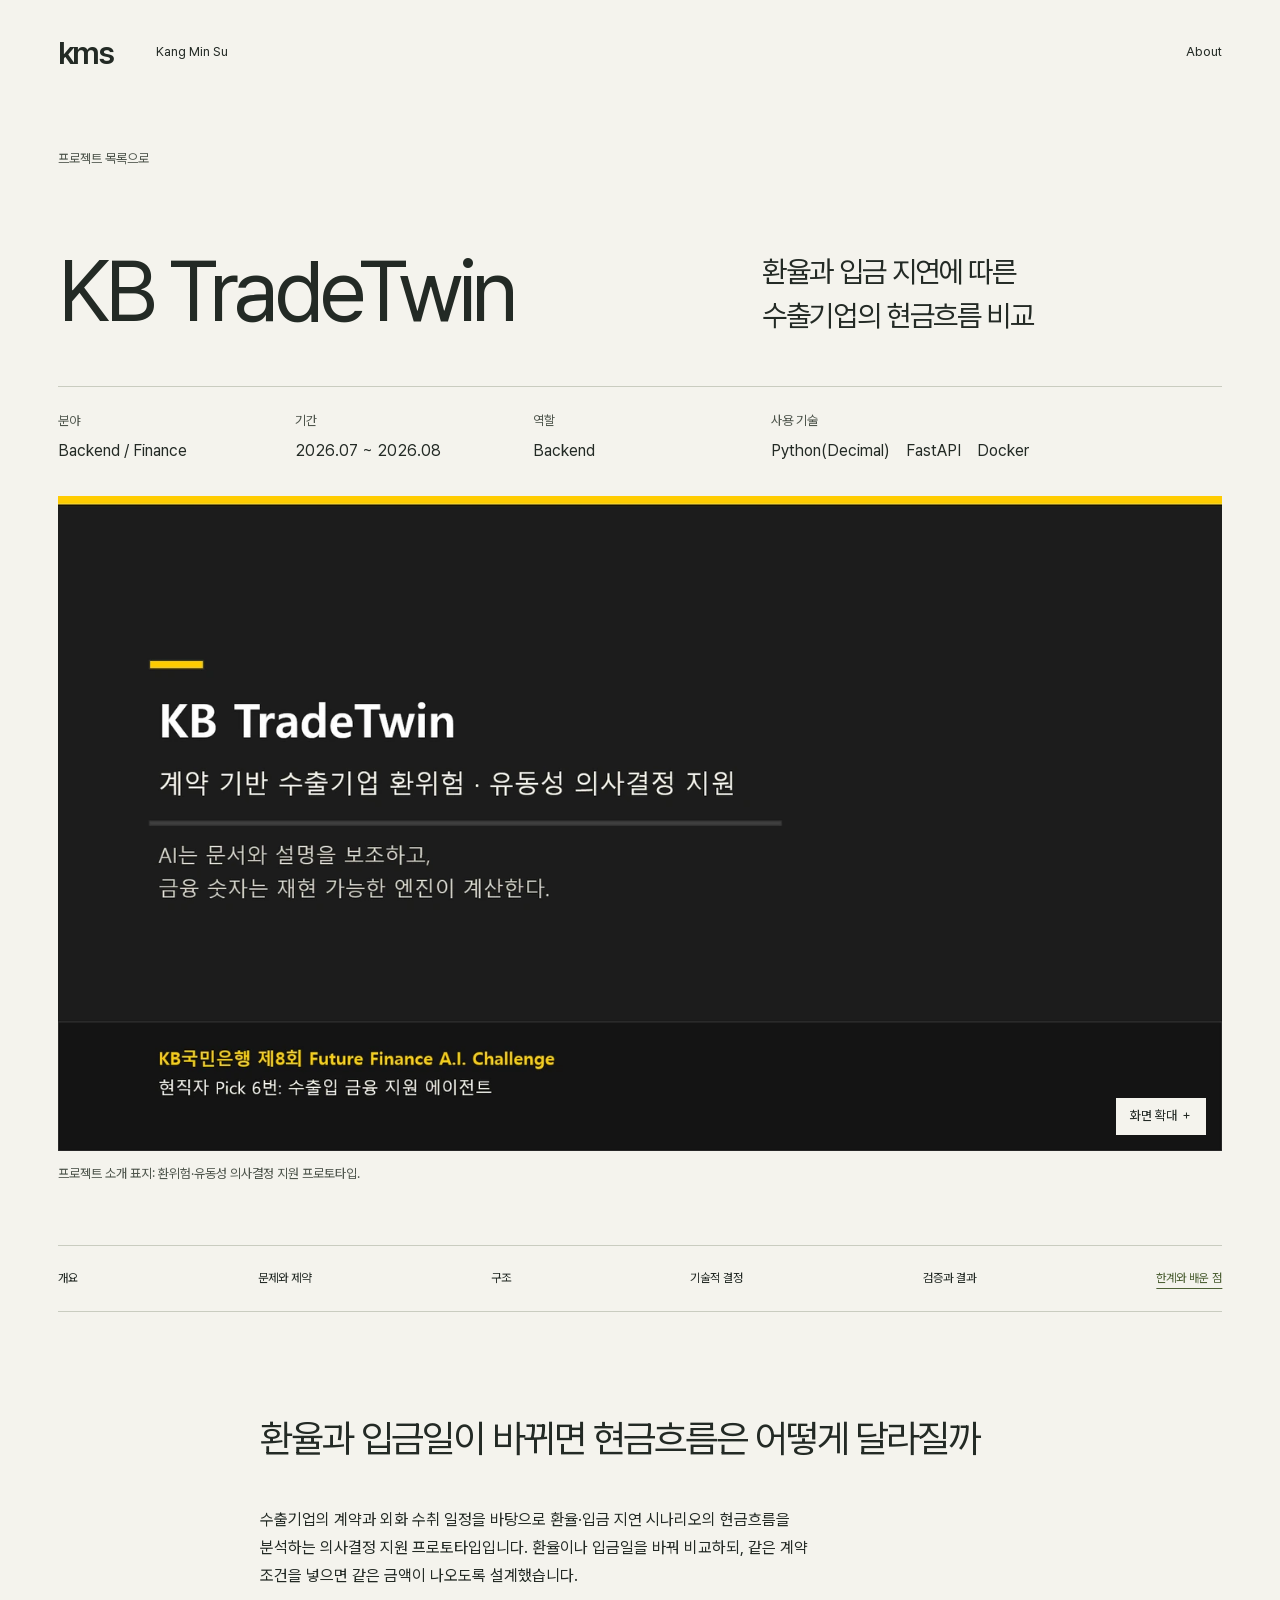
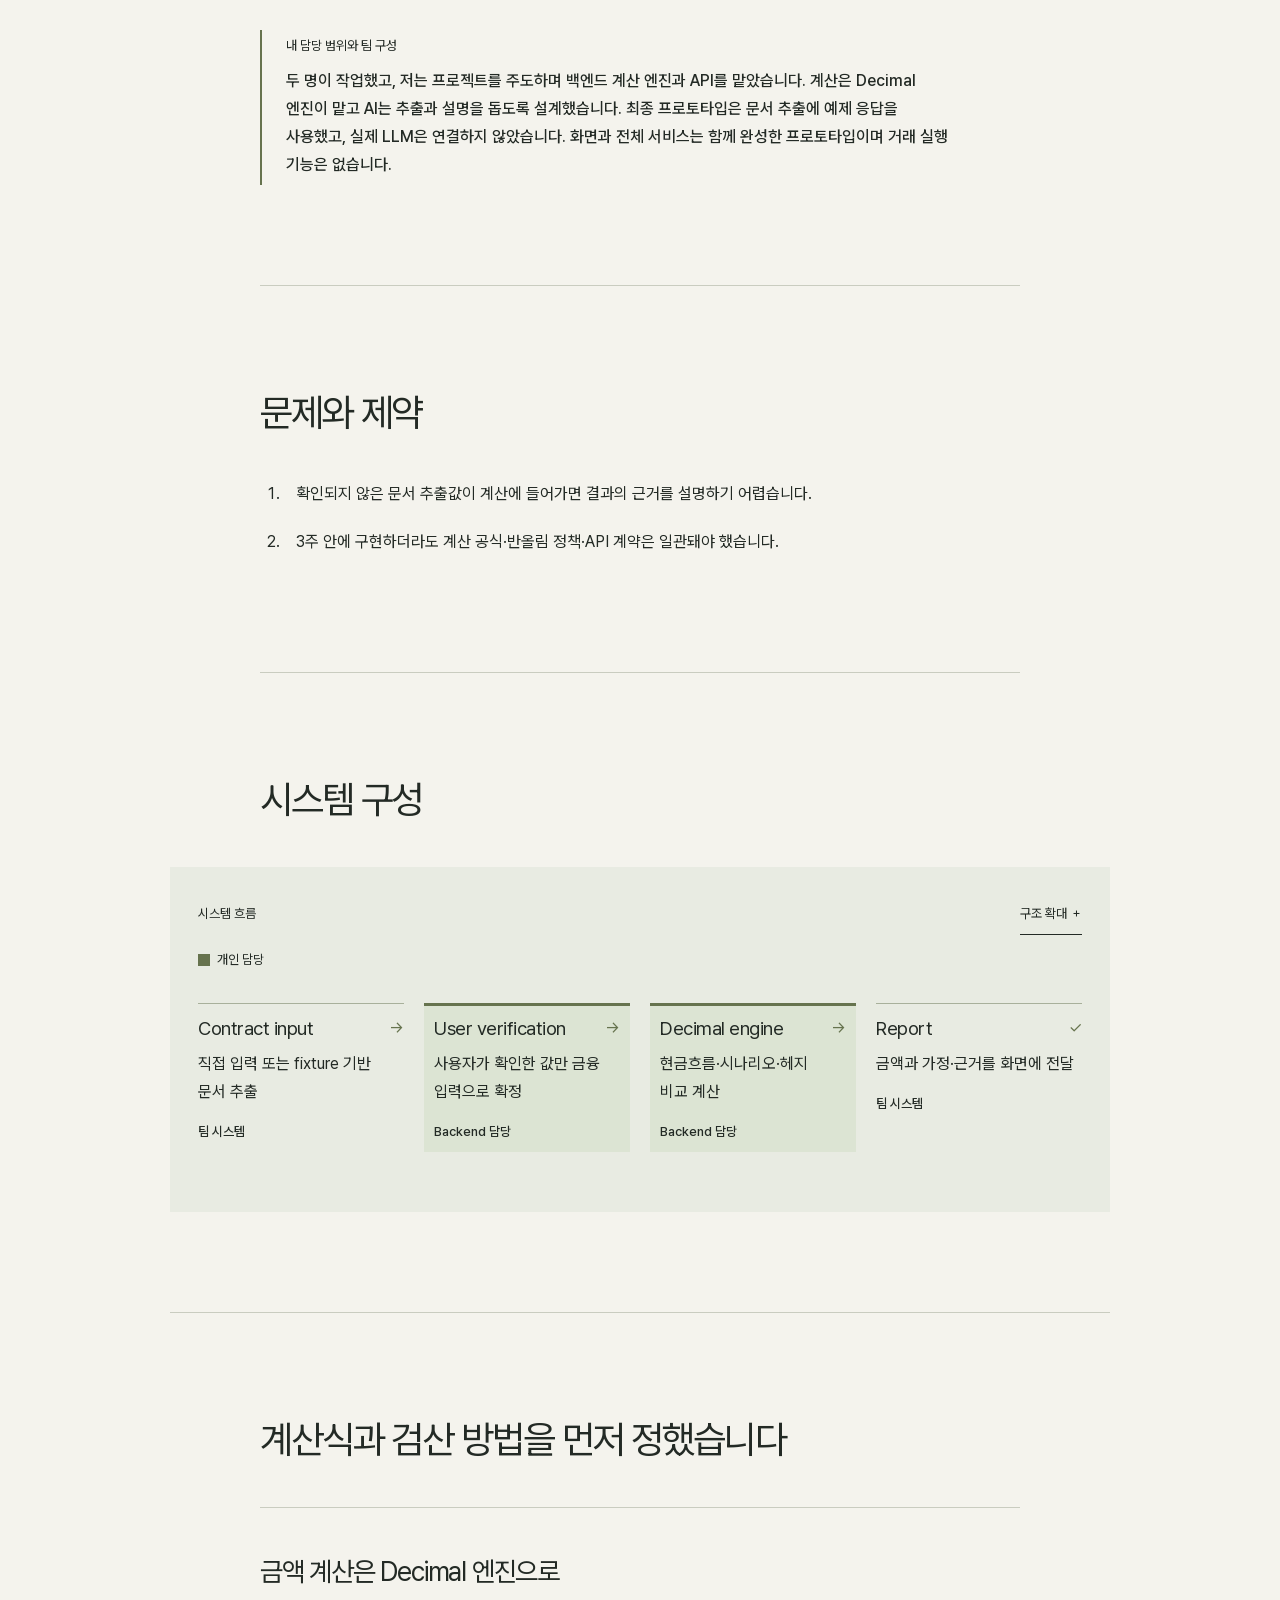
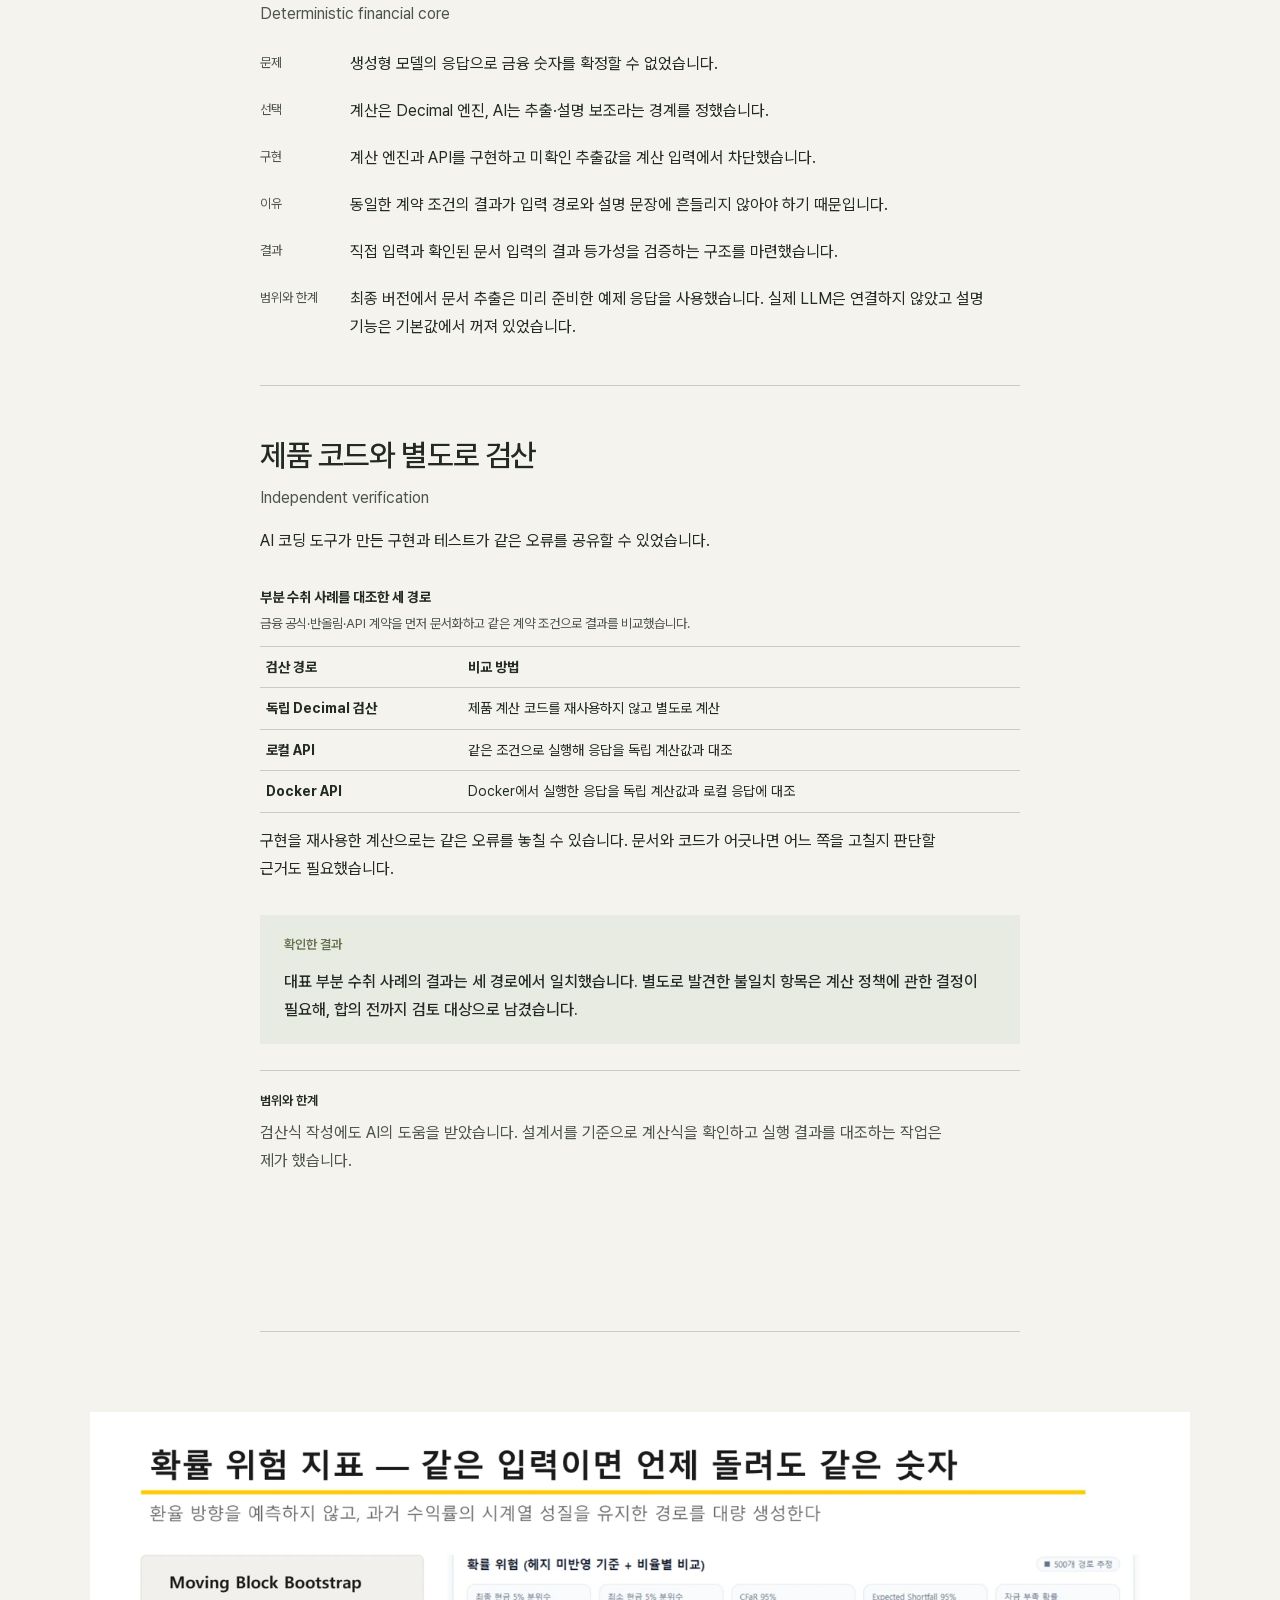
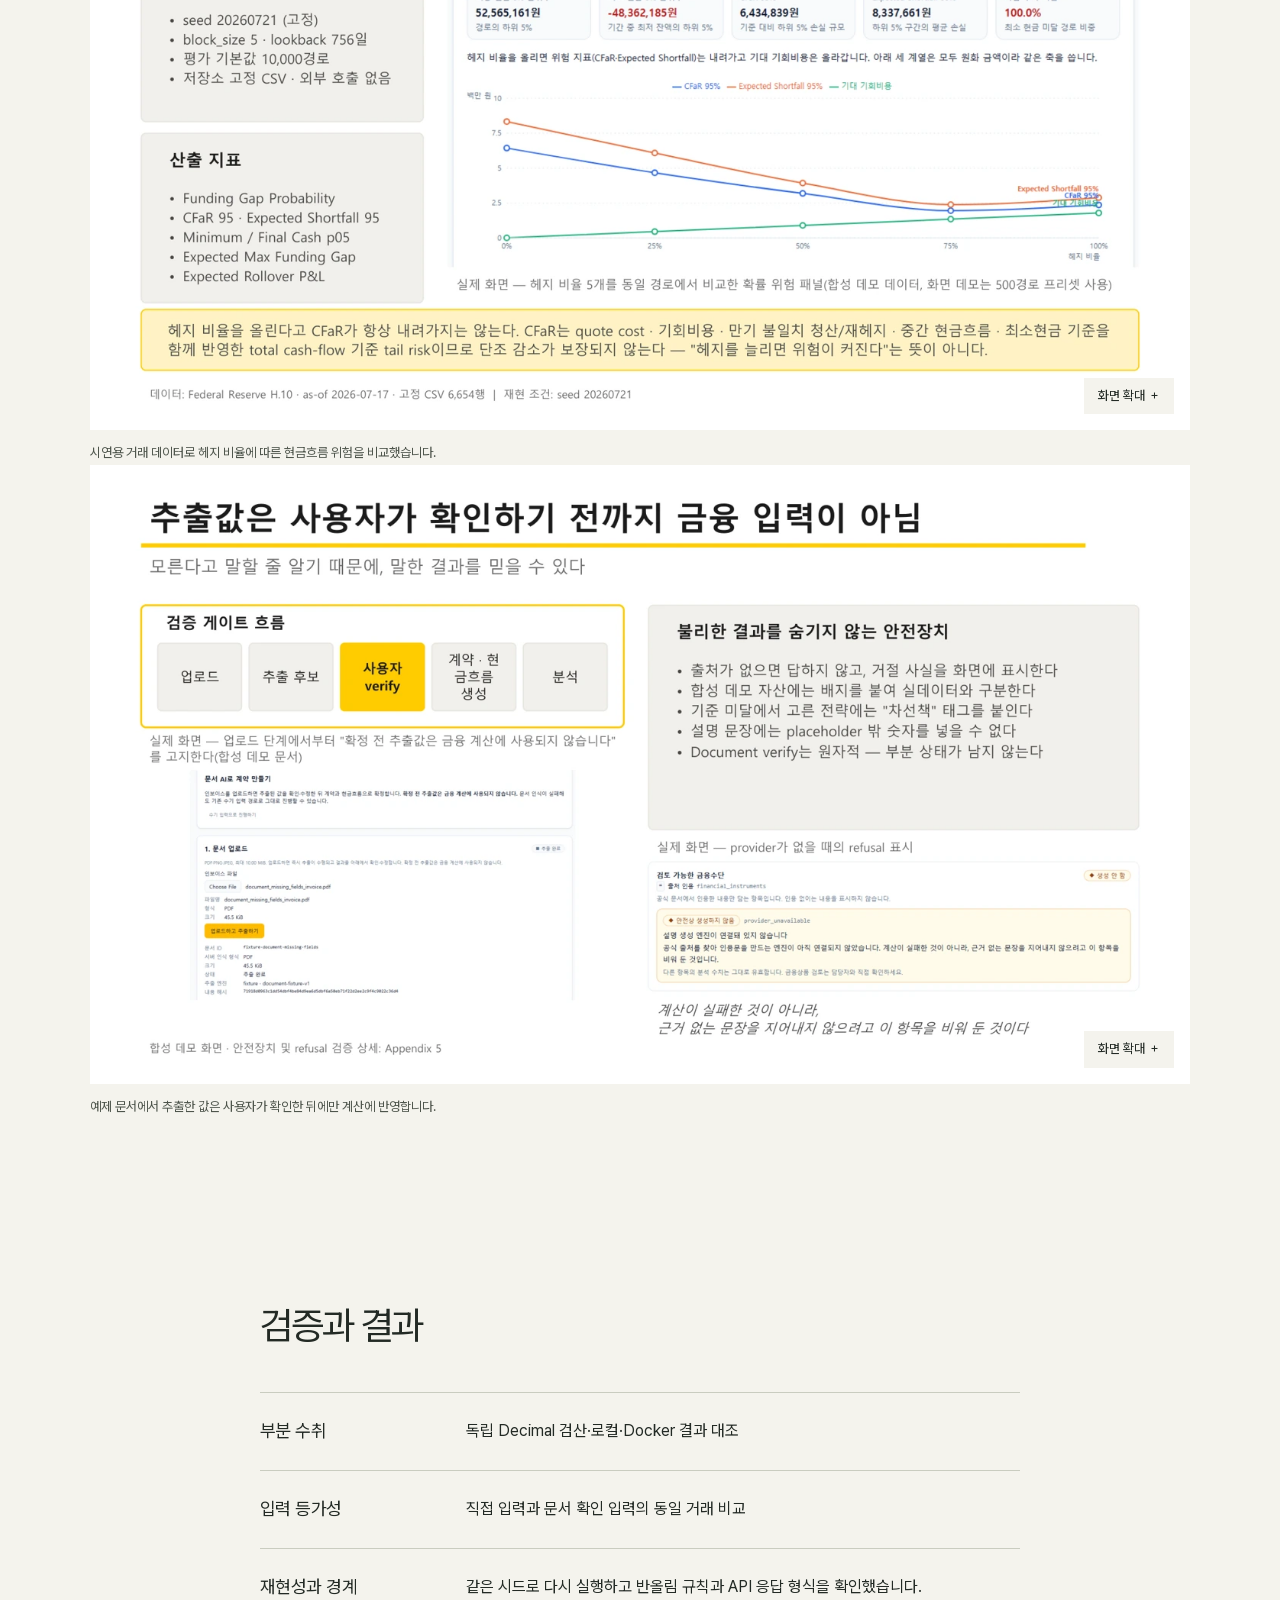
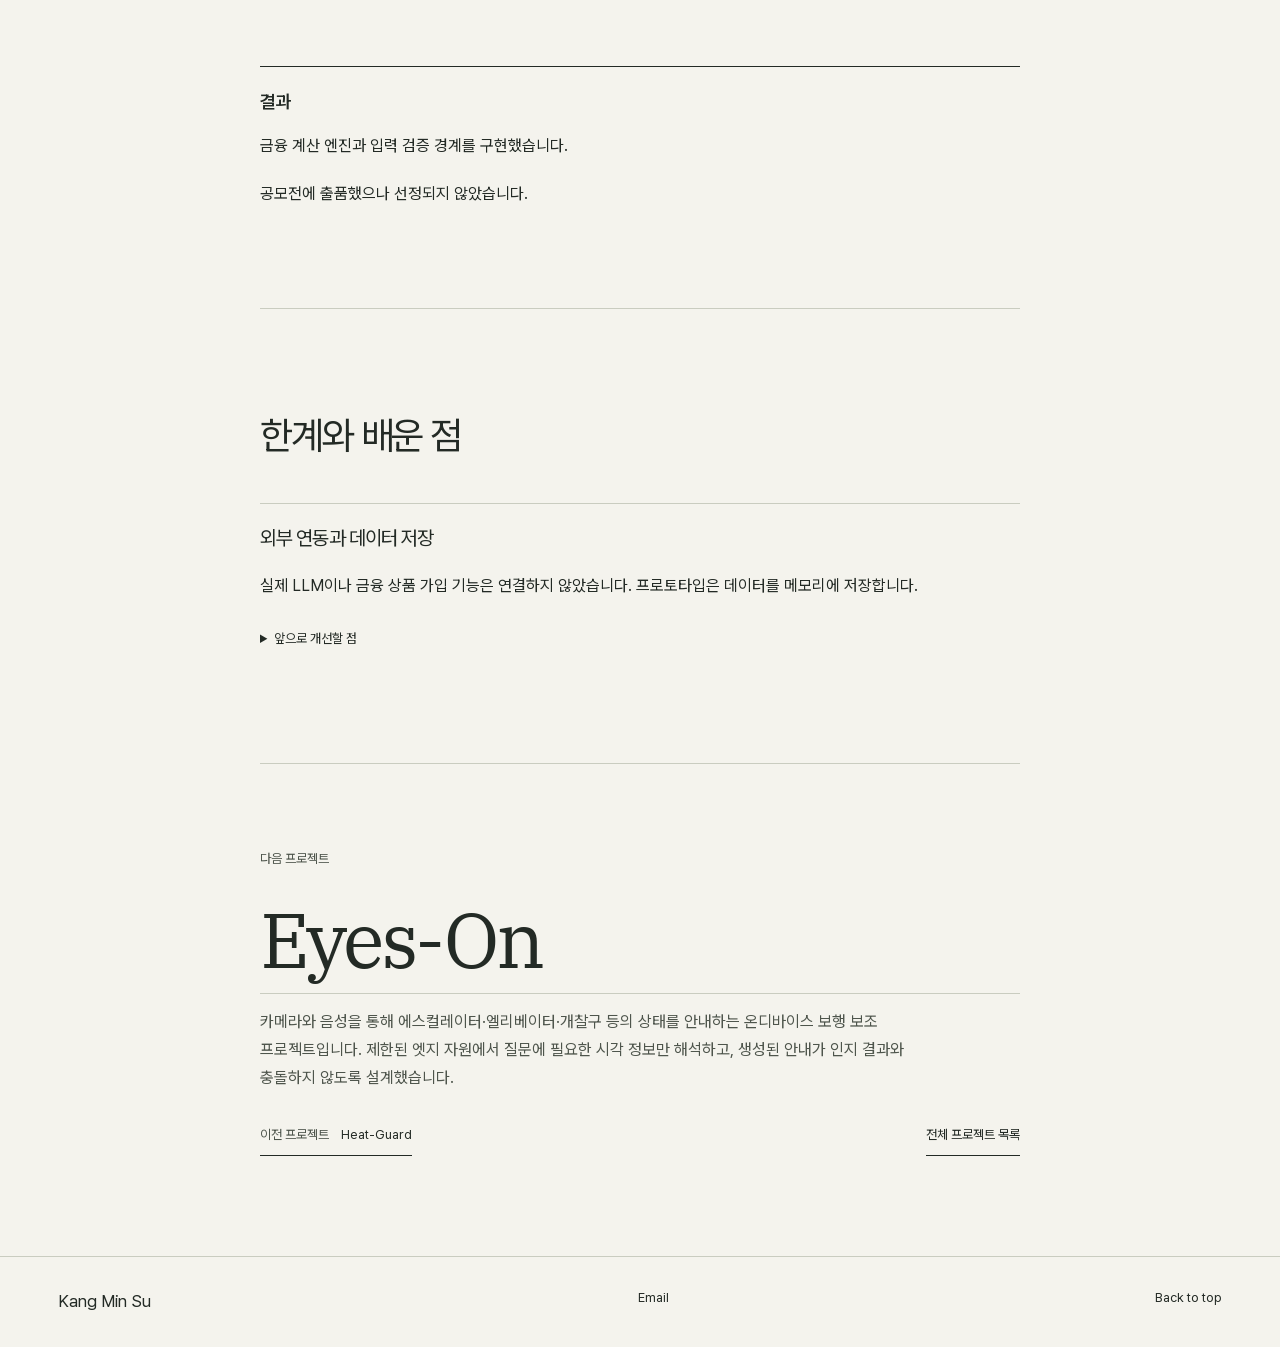
<file: projects/kb-tradetwin/index.html>
<!doctype html><html lang="ko"><head><meta charset="utf-8"><meta name="viewport" content="width=device-width,initial-scale=1"><title>KB TradeTwin - Kang Min Su</title><meta name="description" content="수출기업의 계약과 외화 수취 일정을 바탕으로 환율·입금 지연 시나리오의 현금흐름을 분석하는 의사결정 지원 프로토타입입니다. 환율이나 입금일을 바꿔 비교하되, 같은 계약 조건을 넣으면 같은 금액이 나오도록 설계했습니다."><meta name="theme-color" content="#f4f3ed"><meta property="og:title" content="KB TradeTwin - Kang Min Su"><meta property="og:description" content="수출기업의 계약과 외화 수취 일정을 바탕으로 환율·입금 지연 시나리오의 현금흐름을 분석하는 의사결정 지원 프로토타입입니다. 환율이나 입금일을 바꿔 비교하되, 같은 계약 조건을 넣으면 같은 금액이 나오도록 설계했습니다."><meta property="og:type" content="article"><meta property="og:locale" content="ko_KR"><link rel="canonical" href="https://uxnim.github.io/portfolio/projects/kb-tradetwin/"><meta property="og:url" content="https://uxnim.github.io/portfolio/projects/kb-tradetwin/"><meta property="og:image" content="https://uxnim.github.io/portfolio/media/kb-tradetwin-cover-1440.webp"><link rel="icon" href="data:image/svg+xml,%3Csvg xmlns='http://www.w3.org/2000/svg' viewBox='0 0 100 100'%3E%3Ctext x='10' y='75' font-size='70'%3Ek.%3C/text%3E%3C/svg%3E"><script>document.documentElement.classList.add('js')</script><link rel="preload" href="../../fonts/pretendard-variable.woff2" as="font" type="font/woff2" crossorigin><link rel="preload" href="../../fonts/ibm-plex-mono.woff2" as="font" type="font/woff2" crossorigin><link rel="stylesheet" href="../../site.css?v=1d085215630f"><script type="module" src="../../client.js?v=10e23744c8d7"></script></head><body><a class="skip-link" href="#main">본문으로 건너뛰기</a><header class="site-header wrap"><a class="wordmark" href="../../" aria-label="강민수 홈">kms</a><span class="header-note">Kang Min Su</span><nav aria-label="주요 메뉴"><a href="../../#about">About</a></nav></header><main id="main" tabindex="-1" class="wrap case-main"><section class="case-hero"><a class="text-link back-link" href="../../#work">프로젝트 목록으로</a><div class="case-headline"><div><h1>KB TradeTwin</h1></div><p>환율과 입금 지연에 따른
수출기업의 현금흐름 비교</p></div><dl class="project-facts"><div><dt>분야</dt><dd>Backend / Finance</dd></div><div><dt>기간</dt><dd class="figure">2026.07 ~ 2026.08</dd></div><div><dt>역할</dt><dd>Backend</dd></div><div><dt>사용 기술</dt><dd><ul class="tech-list" lang="en"><li>Python(Decimal)</li><li>FastAPI</li><li>Docker</li></ul></dd></div></dl><figure class="evidence-media"><button class="zoom-media" style="view-transition-name:cover-kb-tradetwin" data-image="../../media/kb-tradetwin-cover-1920.webp" data-alt="환위험과 유동성 의사결정을 지원하는 KB TradeTwin 소개 표지" aria-label="환위험과 유동성 의사결정을 지원하는 KB TradeTwin 소개 표지 확대"><img src="../../media/kb-tradetwin-cover-1440.webp" srcset="../../media/kb-tradetwin-cover-720.webp 720w, ../../media/kb-tradetwin-cover-1440.webp 1440w, ../../media/kb-tradetwin-cover-1920.webp 1920w" sizes="(max-width: 700px) 100vw, 90vw" alt="환위험과 유동성 의사결정을 지원하는 KB TradeTwin 소개 표지" width="1440" height="810" loading="eager" fetchpriority="high" decoding="async"><span class="zoom-label">화면 확대 ＋</span></button><figcaption>프로젝트 소개 표지: 환위험·유동성 의사결정 지원 프로토타입.</figcaption></figure></section><nav class="case-index" aria-label="사례 목차"><a href="#overview">개요</a><a href="#problem">문제와 제약</a><a href="#architecture">구조</a><a href="#decisions">기술적 결정</a><a href="#verification">검증과 결과</a><a href="#lessons">한계와 배운 점</a></nav>
<section id="overview" class="case-section"><div class="section-body"><h2>환율과 입금일이 바뀌면 현금흐름은 어떻게 달라질까</h2><p class="large-copy">수출기업의 계약과 외화 수취 일정을 바탕으로 환율·입금 지연 시나리오의 현금흐름을 분석하는 의사결정 지원 프로토타입입니다. 환율이나 입금일을 바꿔 비교하되, 같은 계약 조건을 넣으면 같은 금액이 나오도록 설계했습니다.</p><div class="scope-note"><span class="meta">내 담당 범위와 팀 구성</span><p>두 명이 작업했고, 저는 프로젝트를 주도하며 백엔드 계산 엔진과 API를 맡았습니다. 계산은 Decimal 엔진이 맡고 AI는 추출과 설명을 돕도록 설계했습니다. 최종 프로토타입은 문서 추출에 예제 응답을 사용했고, 실제 LLM은 연결하지 않았습니다. 화면과 전체 서비스는 함께 완성한 프로토타입이며 거래 실행 기능은 없습니다.</p></div></div></section>
<section id="problem" class="case-section"><div class="section-body"><h2>문제와 제약</h2><ol class="constraints"><li>확인되지 않은 문서 추출값이 계산에 들어가면 결과의 근거를 설명하기 어렵습니다.</li><li>3주 안에 구현하더라도 계산 공식·반올림 정책·API 계약은 일관돼야 했습니다.</li></ol></div></section>
<section id="architecture" class="case-section"><div class="section-body"><h2>시스템 구성</h2><div class="architecture">
    <div class="diagram-heading"><span class="meta">시스템 흐름</span><button class="text-link" data-diagram>구조 확대 ＋</button></div>
    <ul class="diagram-legend" aria-label="구현 담당 범례"><li data-scope="personal">개인 담당</li></ul><ol class="pipeline"><li>
    <h3>Contract input</h3><p>직접 입력 또는 fixture 기반 문서 추출</p><small>팀 시스템</small>
  </li><li data-scope="personal">
    <h3>User verification</h3><p>사용자가 확인한 값만 금융 입력으로 확정</p><small>Backend 담당</small>
  </li><li data-scope="personal">
    <h3>Decimal engine</h3><p>현금흐름·시나리오·헤지 비교 계산</p><small>Backend 담당</small>
  </li><li>
    <h3>Report</h3><p>금액과 가정·근거를 화면에 전달</p><small>팀 시스템</small>
  </li></ol>
    
    
  </div></div></section>
<section id="decisions" class="case-section"><div class="section-body"><h2>계산식과 검산 방법을 먼저 정했습니다</h2><article class="decision">
    <div class="decision-intro"><h3>금액 계산은 Decimal 엔진으로</h3><p class="decision-label" lang="en">Deterministic financial core</p></div>
    <div class="decision-copy">
      <div><h4>문제</h4><p>생성형 모델의 응답으로 금융 숫자를 확정할 수 없었습니다.</p></div><div><h4>선택</h4><p>계산은 Decimal 엔진, AI는 추출·설명 보조라는 경계를 정했습니다.</p></div><div><h4>구현</h4><p>계산 엔진과 API를 구현하고 미확인 추출값을 계산 입력에서 차단했습니다.</p></div><div><h4>이유</h4><p>동일한 계약 조건의 결과가 입력 경로와 설명 문장에 흔들리지 않아야 하기 때문입니다.</p></div><div><h4>결과</h4><p>직접 입력과 확인된 문서 입력의 결과 등가성을 검증하는 구조를 마련했습니다.</p></div><div><h4>범위와 한계</h4><p>최종 버전에서 문서 추출은 미리 준비한 예제 응답을 사용했습니다. 실제 LLM은 연결하지 않았고 설명 기능은 기본값에서 꺼져 있었습니다.</p></div>
    </div>
  </article><article class="decision-story">
      <header class="decision-story-heading">
        <h3>제품 코드와 별도로 검산</h3>
        <p class="decision-label" lang="en">Independent verification</p>
        <p class="decision-story-context">AI 코딩 도구가 만든 구현과 테스트가 같은 오류를 공유할 수 있었습니다.</p>
      </header>
      <div class="decision-comparison">
        <table>
          <caption><strong>부분 수취 사례를 대조한 세 경로</strong><span>금융 공식·반올림·API 계약을 먼저 문서화하고 같은 계약 조건으로 결과를 비교했습니다.</span></caption>
          <thead><tr><th scope="col">검산 경로</th><th scope="col">비교 방법</th></tr></thead>
          <tbody><tr><th scope="row">독립 Decimal 검산</th><td>제품 계산 코드를 재사용하지 않고 별도로 계산</td></tr><tr><th scope="row">로컬 API</th><td>같은 조건으로 실행해 응답을 독립 계산값과 대조</td></tr><tr><th scope="row">Docker API</th><td>Docker에서 실행한 응답을 독립 계산값과 로컬 응답에 대조</td></tr></tbody>
        </table>
        <p class="decision-comparison-reason">구현을 재사용한 계산으로는 같은 오류를 놓칠 수 있습니다. 문서와 코드가 어긋나면 어느 쪽을 고칠지 판단할 근거도 필요했습니다.</p>
      </div>
      <div class="decision-story-result">
        <h4>확인한 결과</h4>
        <p>대표 부분 수취 사례의 결과는 세 경로에서 일치했습니다. 별도로 발견한 불일치 항목은 계산 정책에 관한 결정이 필요해, 합의 전까지 검토 대상으로 남겼습니다.</p>
      </div>
      <div class="decision-story-scope"><h4>범위와 한계</h4><p>검산식 작성에도 AI의 도움을 받았습니다. 설계서를 기준으로 계산식을 확인하고 실행 결과를 대조하는 작업은 제가 했습니다.</p></div>
    </article></div></section>
<div class="case-gallery gallery-wide"><figure class="evidence-media"><button class="zoom-media" data-image="../../media/tradetwin-risk-1440.webp" data-alt="TradeTwin 확률 위험 패널과 헤지 비율 비교의 실제 시연 화면" aria-label="TradeTwin 확률 위험 패널과 헤지 비율 비교의 실제 시연 화면 확대"><img src="../../media/tradetwin-risk-1440.webp" srcset="../../media/tradetwin-risk-720.webp 720w, ../../media/tradetwin-risk-1440.webp 1440w" sizes="(max-width: 700px) 100vw, 90vw" alt="TradeTwin 확률 위험 패널과 헤지 비율 비교의 실제 시연 화면" width="1440" height="810" loading="lazy"  decoding="async"><span class="zoom-label">화면 확대 ＋</span></button><figcaption>시연용 거래 데이터로 헤지 비율에 따른 현금흐름 위험을 비교했습니다.</figcaption></figure><figure class="evidence-media"><button class="zoom-media" data-image="../../media/tradetwin-verification-1440.webp" data-alt="사용자 확인 전 추출값을 계산 입력에서 제외하는 흐름" aria-label="사용자 확인 전 추출값을 계산 입력에서 제외하는 흐름 확대"><img src="../../media/tradetwin-verification-1440.webp" srcset="../../media/tradetwin-verification-720.webp 720w, ../../media/tradetwin-verification-1440.webp 1440w" sizes="(max-width: 700px) 100vw, 90vw" alt="사용자 확인 전 추출값을 계산 입력에서 제외하는 흐름" width="1440" height="810" loading="lazy"  decoding="async"><span class="zoom-label">화면 확대 ＋</span></button><figcaption>예제 문서에서 추출한 값은 사용자가 확인한 뒤에만 계산에 반영합니다.</figcaption></figure></div>
<section id="verification" class="case-section"><div class="section-body"><h2>검증과 결과</h2><div class="verification-list"><article><h3>부분 수취</h3><p>독립 Decimal 검산·로컬·Docker 결과 대조</p></article><article><h3>입력 등가성</h3><p>직접 입력과 문서 확인 입력의 동일 거래 비교</p></article><article><h3>재현성과 경계</h3><p>같은 시드로 다시 실행하고 반올림 규칙과 API 응답 형식을 확인했습니다.</p></article></div><div class="results"><h3>결과</h3><p>금융 계산 엔진과 입력 검증 경계를 구현했습니다.</p><p>공모전에 출품했으나 선정되지 않았습니다.</p></div></div></section>
<section id="lessons" class="case-section"><div class="section-body"><h2>한계와 배운 점</h2><div class="limitations"><article><h3>외부 연동과 데이터 저장</h3><p>실제 LLM이나 금융 상품 가입 기능은 연결하지 않았습니다. 프로토타입은 데이터를 메모리에 저장합니다.</p><details><summary>앞으로 개선할 점</summary><p>후속 개발에서는 데이터를 서버 재시작 뒤에도 유지하고, 실제 LLM을 연결해 추출값의 출처를 확인할 필요가 있습니다.</p></details></article></div></div></section>


<section class="next-project"><div><span class="caption">다음 프로젝트</span><a href="../eyes-on/">Eyes-On</a><p>카메라와 음성을 통해 에스컬레이터·엘리베이터·개찰구 등의 상태를 안내하는 온디바이스 보행 보조 프로젝트입니다. 제한된 엣지 자원에서 질문에 필요한 시각 정보만 해석하고, 생성된 안내가 인지 결과와 충돌하지 않도록 설계했습니다.</p></div><nav aria-label="프로젝트 이동"><a class="text-link" href="../heat-guard/"><span class="link-kind">이전 프로젝트</span>Heat-Guard</a><a class="text-link" href="../../#work">전체 프로젝트 목록</a></nav></section></main><footer class="wrap"><a href="../../">Kang Min Su</a><a href="mailto:minsukang231@gmail.com">Email</a><a href="#main">Back to top</a></footer><dialog id="viewer" aria-labelledby="viewer-title"><div class="viewer-toolbar"><h2 id="viewer-title">프로젝트 자료</h2><button data-close aria-label="확대 보기 닫기">닫기 ×</button></div><div id="viewer-content" tabindex="0" aria-label="확대 자료. 이미지가 화면보다 크면 방향키 또는 스크롤로 이동하세요."></div></dialog></body></html>
</file>
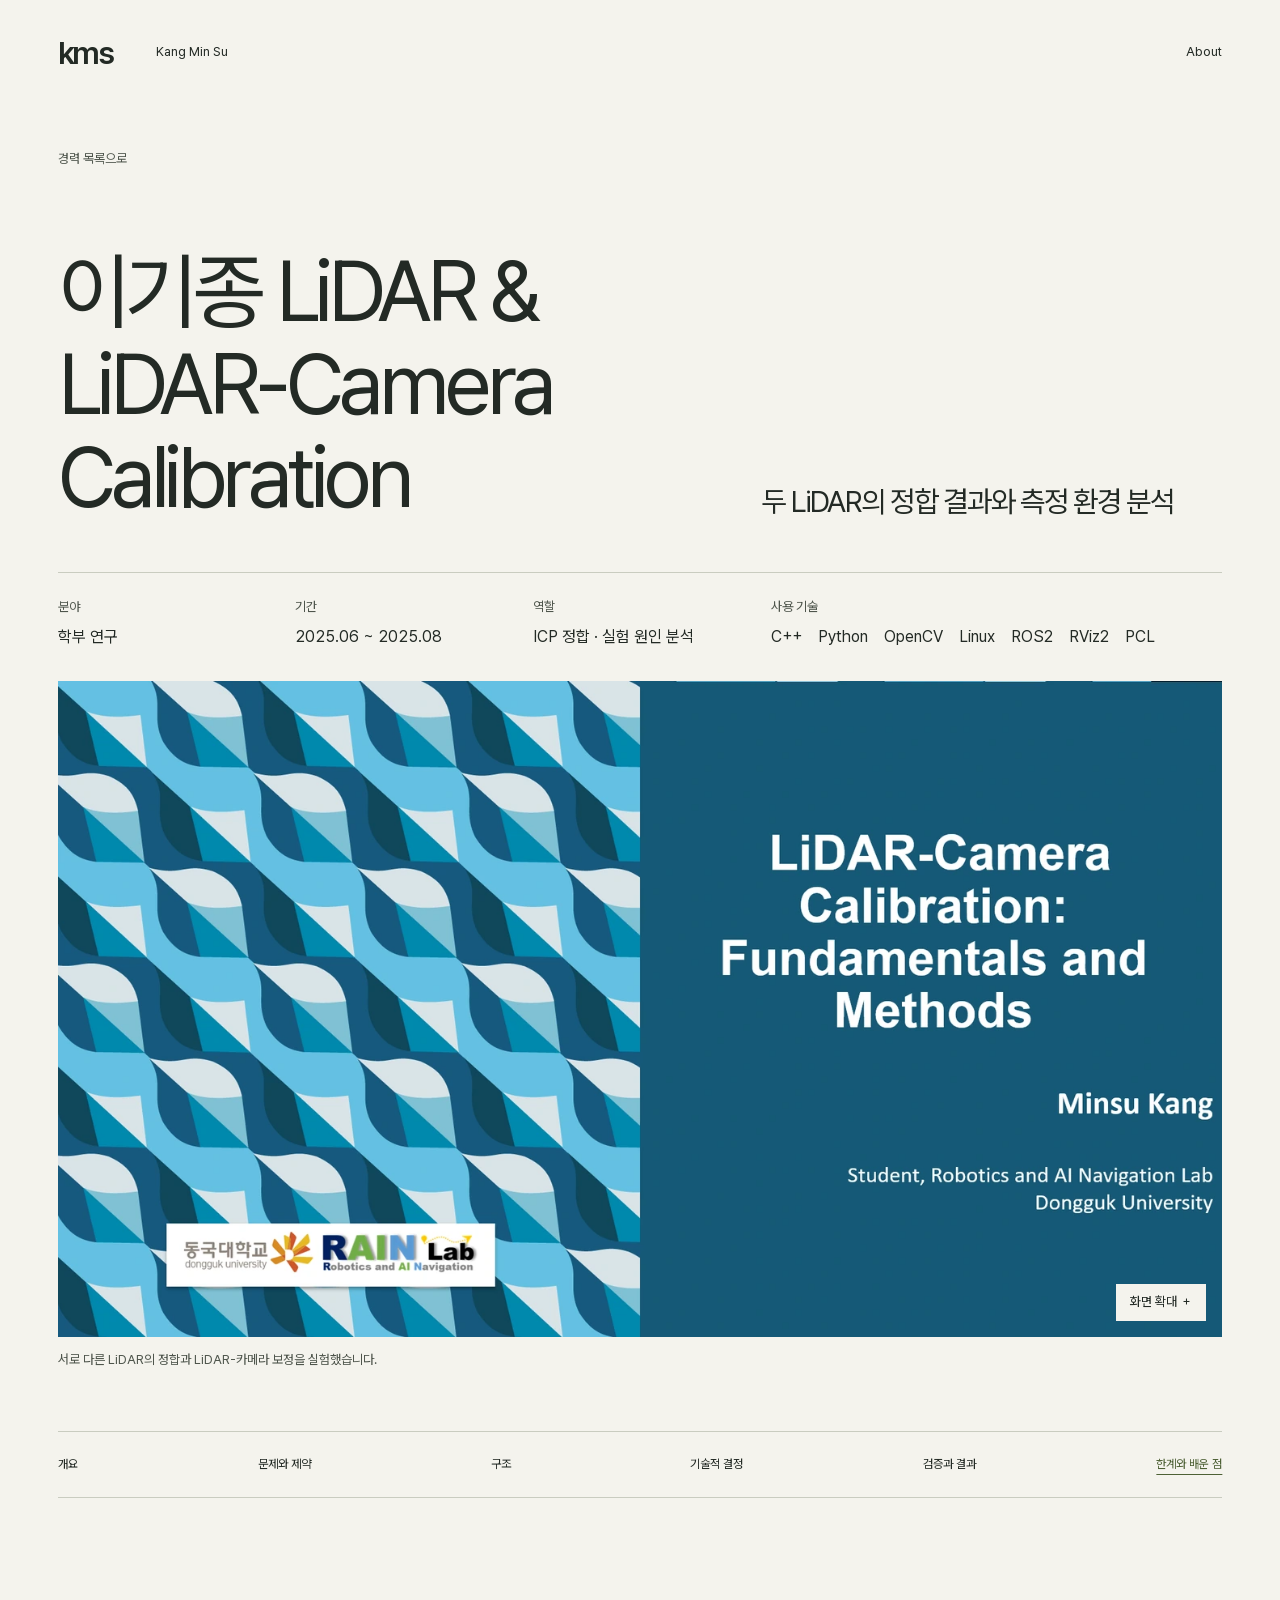
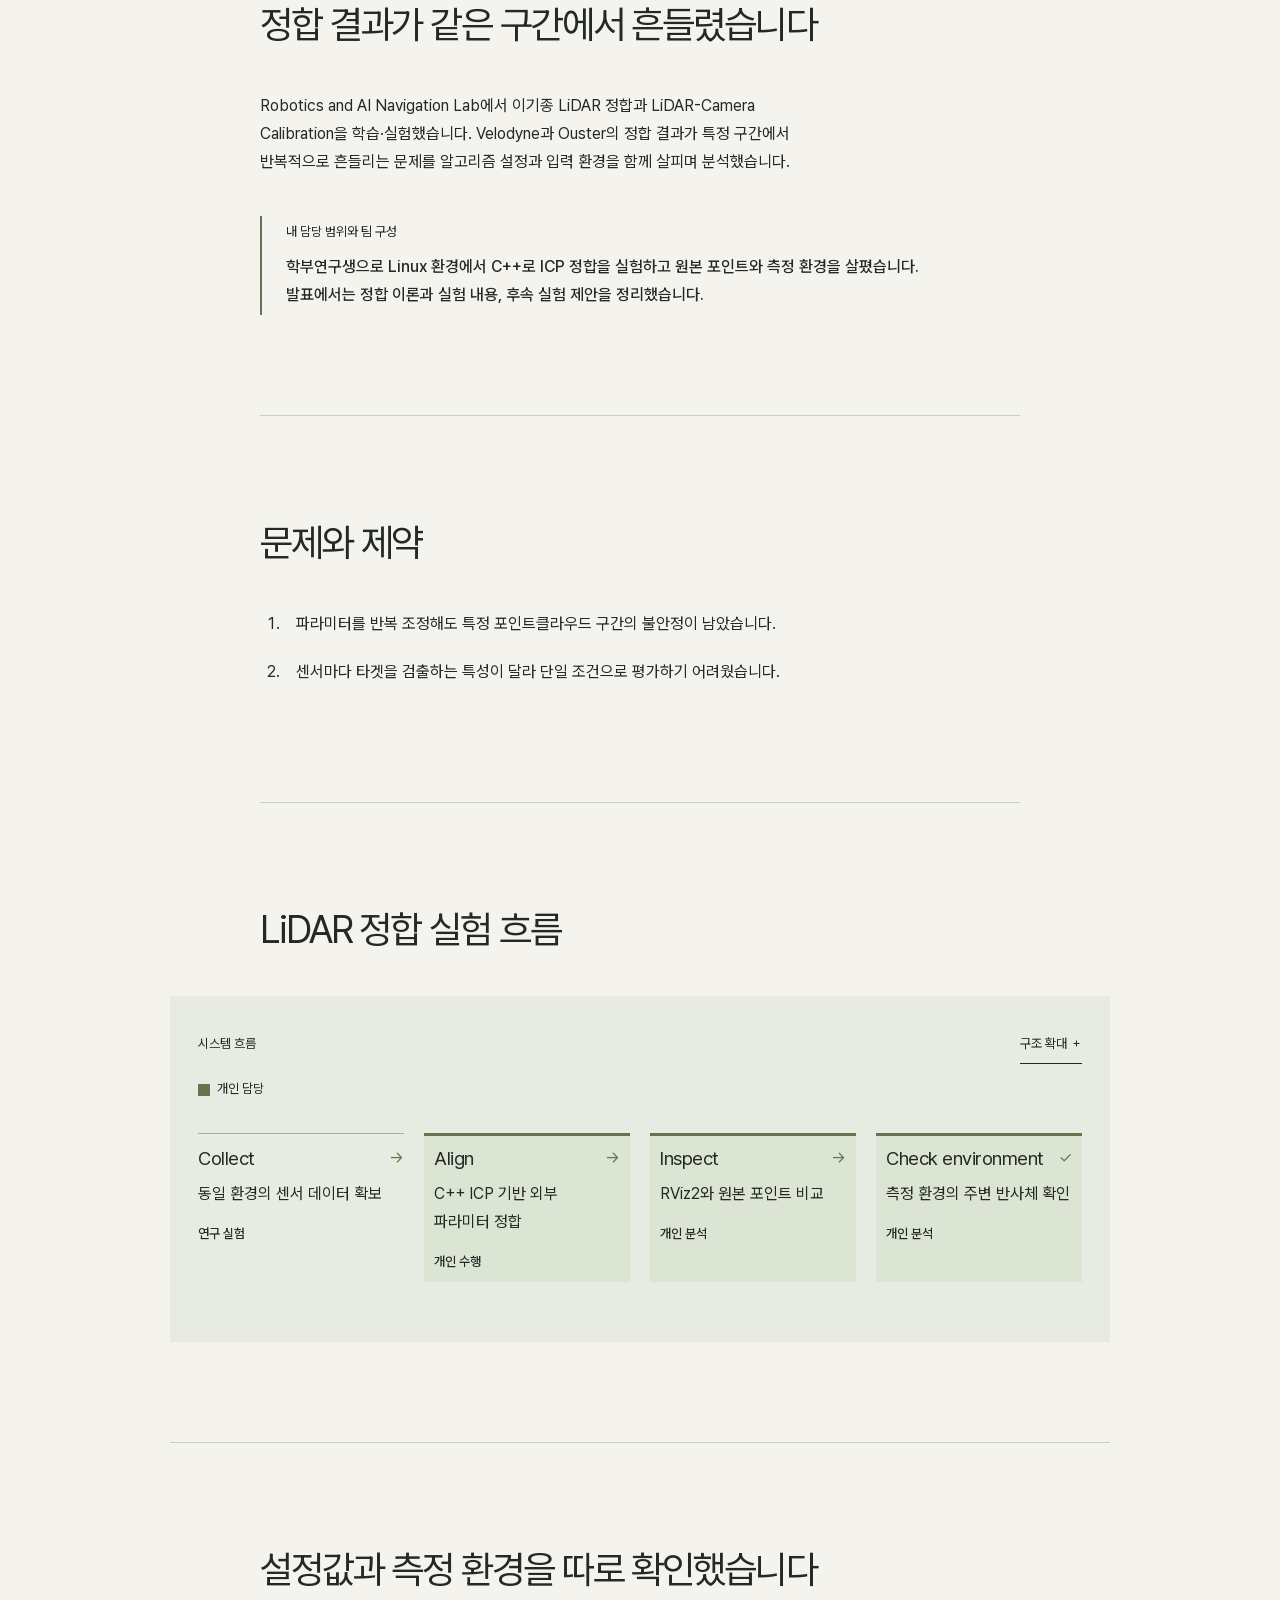
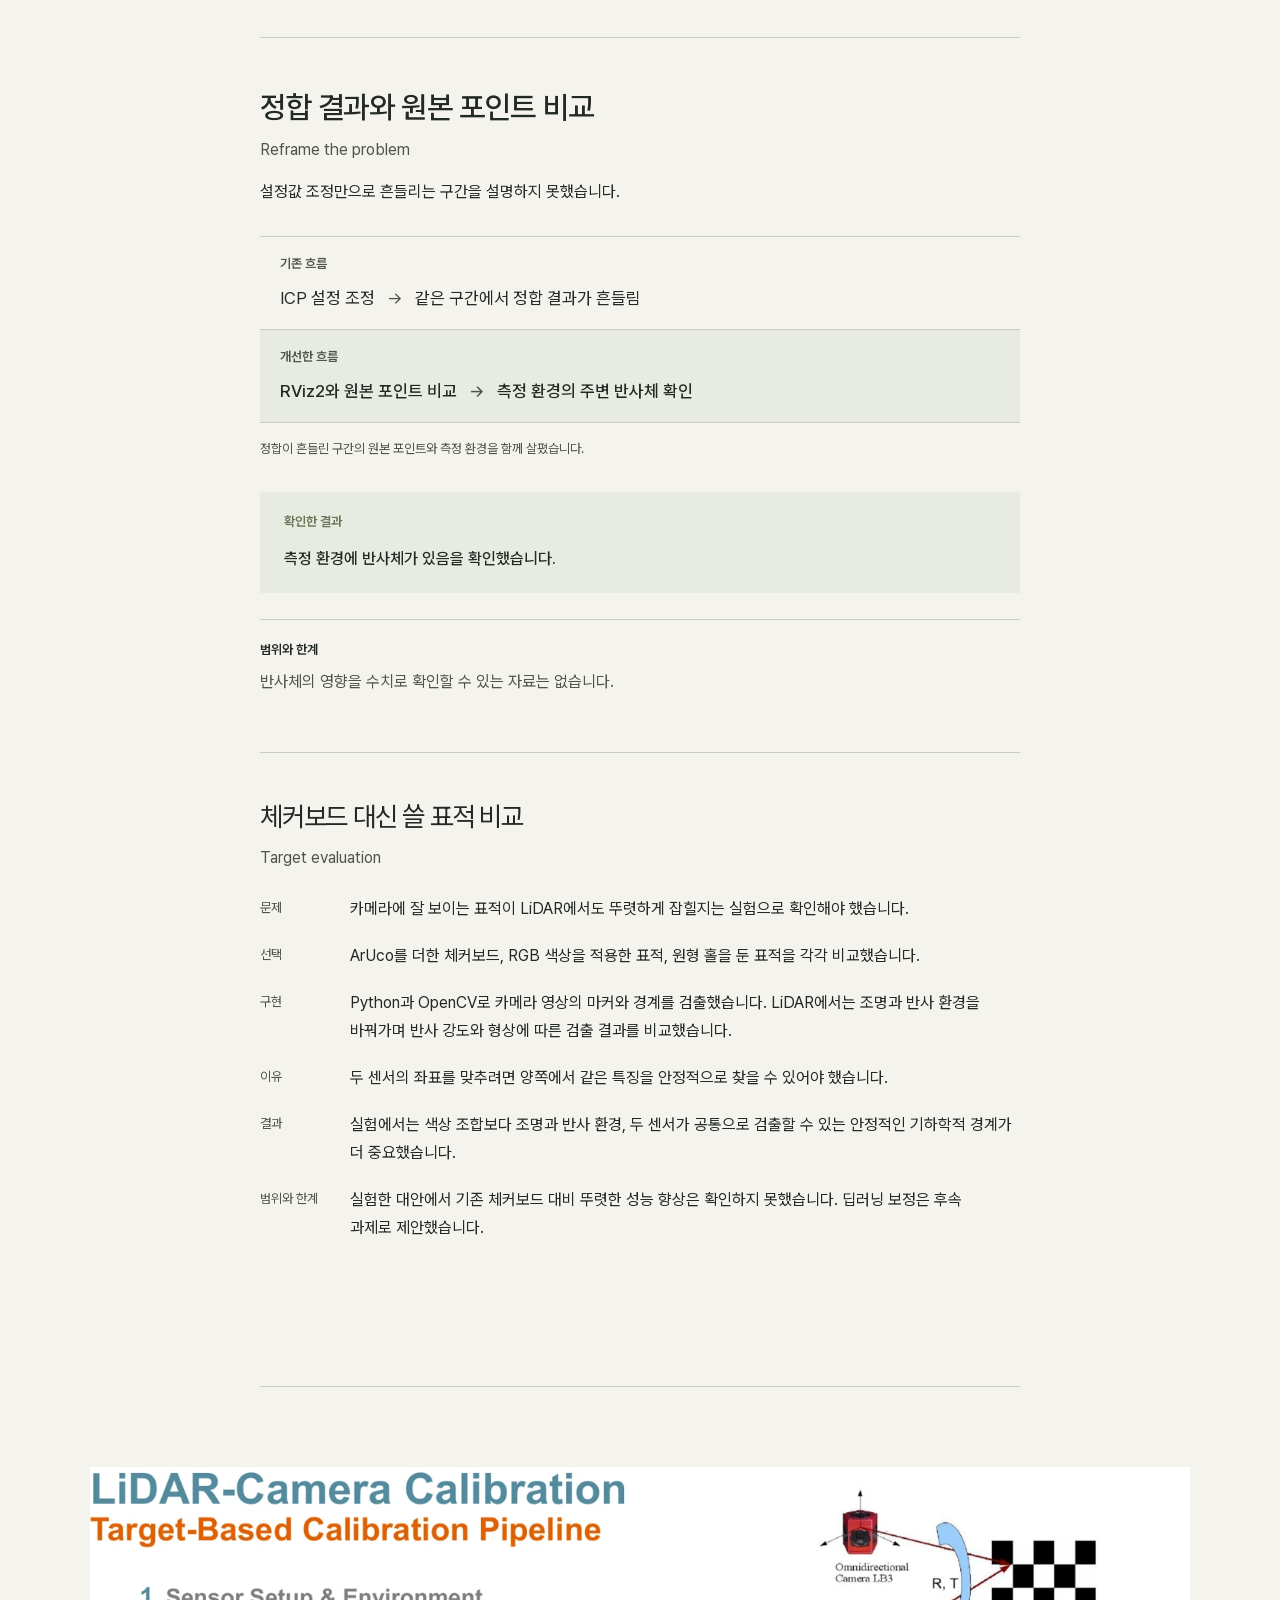
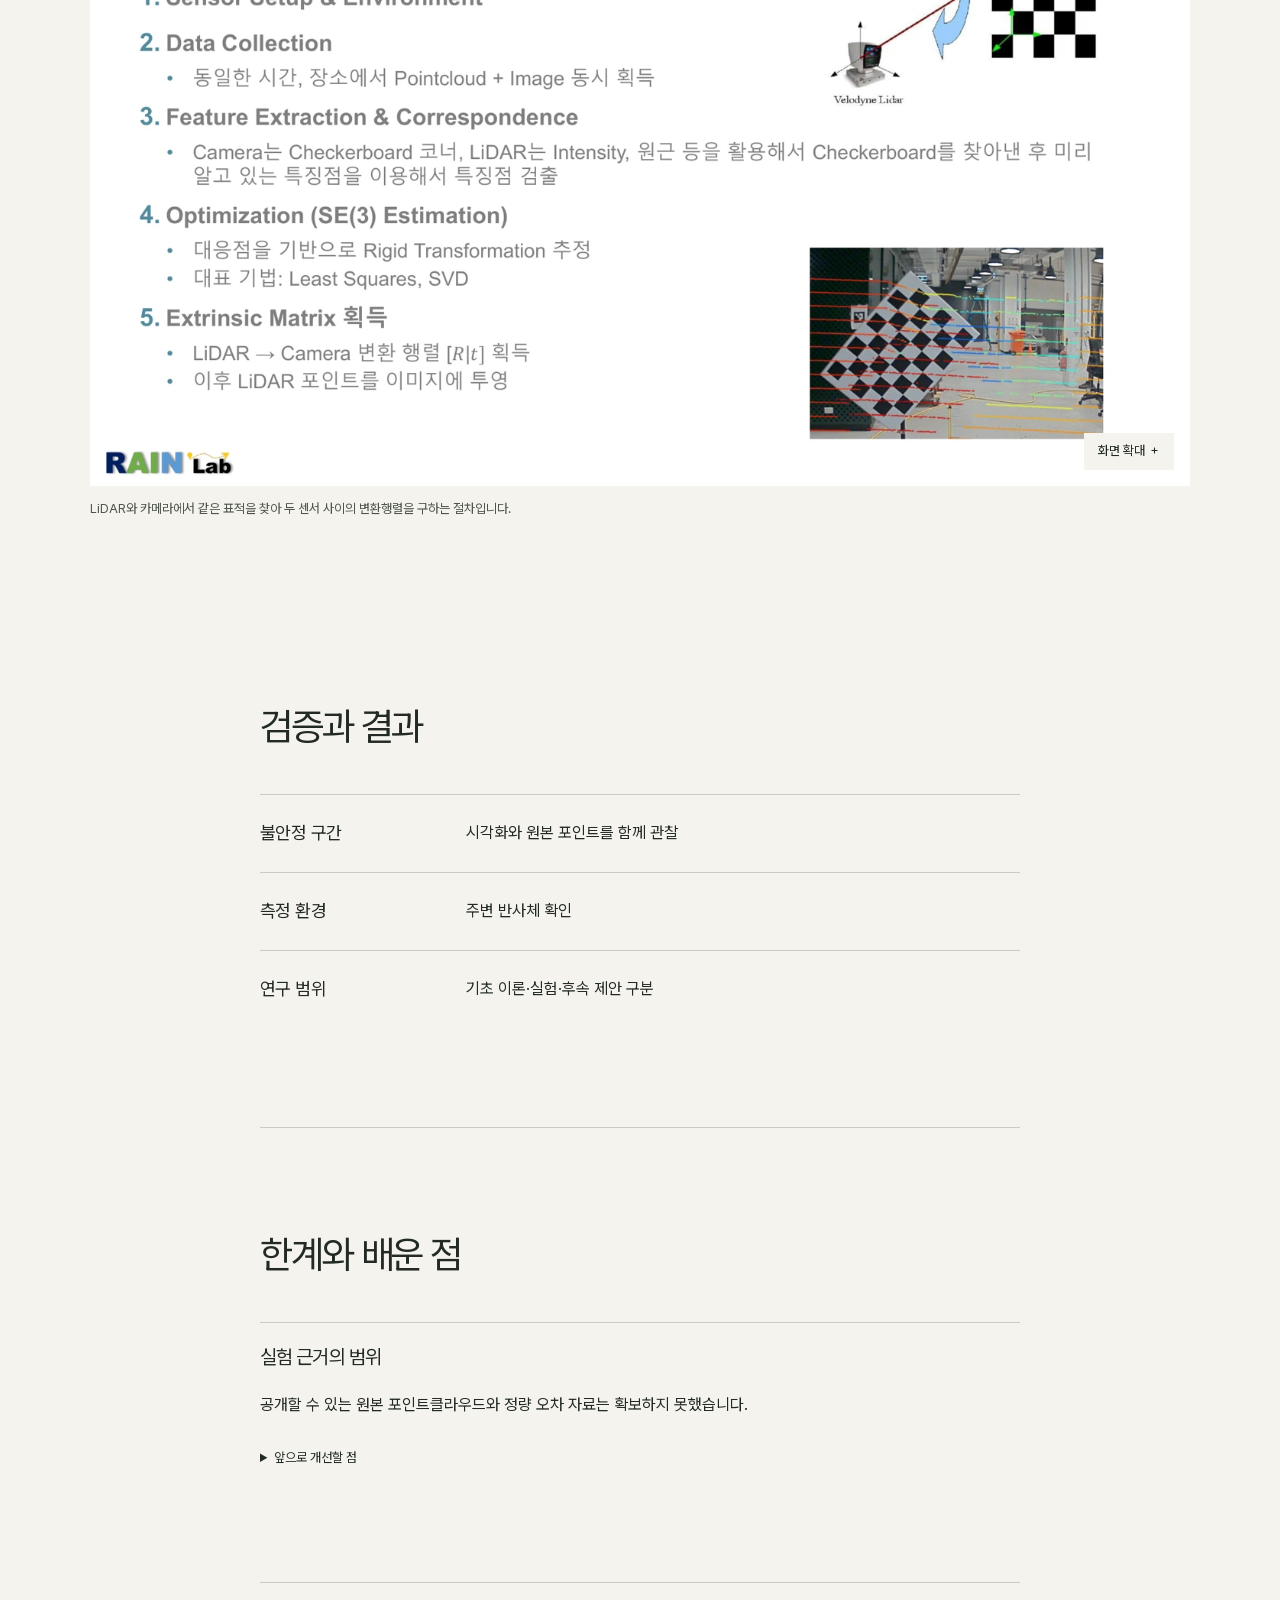
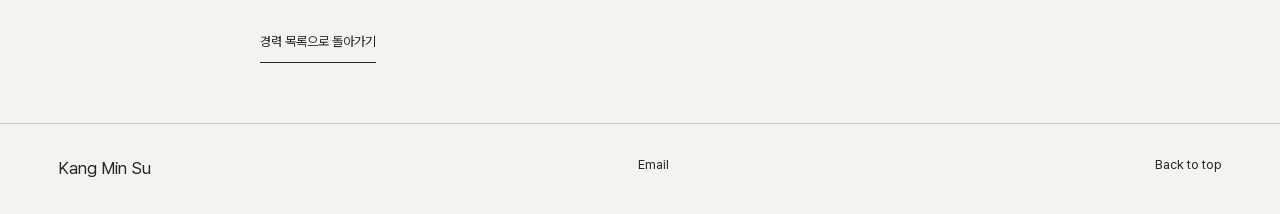
<file: projects/lidar-calibration/index.html>
<!doctype html><html lang="ko"><head><meta charset="utf-8"><meta name="viewport" content="width=device-width,initial-scale=1"><title>이기종 LiDAR &amp; LiDAR-Camera Calibration - Kang Min Su</title><meta name="description" content="Robotics and AI Navigation Lab에서 이기종 LiDAR 정합과 LiDAR-Camera Calibration을 학습·실험했습니다. Velodyne과 Ouster의 정합 결과가 특정 구간에서 반복적으로 흔들리는 문제를 알고리즘 설정과 입력 환경을 함께 살피며 분석했습니다."><meta name="theme-color" content="#f4f3ed"><meta property="og:title" content="이기종 LiDAR &amp; LiDAR-Camera Calibration - Kang Min Su"><meta property="og:description" content="Robotics and AI Navigation Lab에서 이기종 LiDAR 정합과 LiDAR-Camera Calibration을 학습·실험했습니다. Velodyne과 Ouster의 정합 결과가 특정 구간에서 반복적으로 흔들리는 문제를 알고리즘 설정과 입력 환경을 함께 살피며 분석했습니다."><meta property="og:type" content="article"><meta property="og:locale" content="ko_KR"><link rel="canonical" href="https://uxnim.github.io/portfolio/projects/lidar-calibration/"><meta property="og:url" content="https://uxnim.github.io/portfolio/projects/lidar-calibration/"><meta property="og:image" content="https://uxnim.github.io/portfolio/media/lidar-calibration-cover-1440.webp"><link rel="icon" href="data:image/svg+xml,%3Csvg xmlns='http://www.w3.org/2000/svg' viewBox='0 0 100 100'%3E%3Ctext x='10' y='75' font-size='70'%3Ek.%3C/text%3E%3C/svg%3E"><script>document.documentElement.classList.add('js')</script><link rel="preload" href="../../fonts/pretendard-variable.woff2" as="font" type="font/woff2" crossorigin><link rel="preload" href="../../fonts/ibm-plex-mono.woff2" as="font" type="font/woff2" crossorigin><link rel="stylesheet" href="../../site.css?v=1d085215630f"><script type="module" src="../../client.js?v=10e23744c8d7"></script></head><body><a class="skip-link" href="#main">본문으로 건너뛰기</a><header class="site-header wrap"><a class="wordmark" href="../../" aria-label="강민수 홈">kms</a><span class="header-note">Kang Min Su</span><nav aria-label="주요 메뉴"><a href="../../#about">About</a></nav></header><main id="main" tabindex="-1" class="wrap case-main"><section class="case-hero"><a class="text-link back-link" href="../../#experience">경력 목록으로</a><div class="case-headline"><div><h1>이기종 LiDAR &amp; LiDAR-Camera Calibration</h1></div><p>두 LiDAR의 정합 결과와
측정 환경 분석</p></div><dl class="project-facts"><div><dt>분야</dt><dd>학부 연구</dd></div><div><dt>기간</dt><dd class="figure">2025.06 ~ 2025.08</dd></div><div><dt>역할</dt><dd>ICP 정합 · 실험 원인 분석</dd></div><div><dt>사용 기술</dt><dd><ul class="tech-list" lang="en"><li>C++</li><li>Python</li><li>OpenCV</li><li>Linux</li><li>ROS2</li><li>RViz2</li><li>PCL</li></ul></dd></div></dl><figure class="evidence-media"><button class="zoom-media" data-image="../../media/lidar-calibration-cover-1920.webp" data-alt="LiDAR-Camera Calibration 소개 이미지" aria-label="LiDAR-Camera Calibration 소개 이미지 확대"><img src="../../media/lidar-calibration-cover-1440.webp" srcset="../../media/lidar-calibration-cover-720.webp 720w, ../../media/lidar-calibration-cover-1440.webp 1440w, ../../media/lidar-calibration-cover-1920.webp 1920w" sizes="(max-width: 700px) 100vw, 90vw" alt="LiDAR-Camera Calibration 소개 이미지" width="1440" height="810" loading="eager" fetchpriority="high" decoding="async"><span class="zoom-label">화면 확대 ＋</span></button><figcaption>서로 다른 LiDAR의 정합과 LiDAR-카메라 보정을 실험했습니다.</figcaption></figure></section><nav class="case-index" aria-label="사례 목차"><a href="#overview">개요</a><a href="#problem">문제와 제약</a><a href="#architecture">구조</a><a href="#decisions">기술적 결정</a><a href="#verification">검증과 결과</a><a href="#lessons">한계와 배운 점</a></nav>
<section id="overview" class="case-section"><div class="section-body"><h2>정합 결과가 같은 구간에서 흔들렸습니다</h2><p class="large-copy">Robotics and AI Navigation Lab에서 이기종 LiDAR 정합과 LiDAR-Camera Calibration을 학습·실험했습니다. Velodyne과 Ouster의 정합 결과가 특정 구간에서 반복적으로 흔들리는 문제를 알고리즘 설정과 입력 환경을 함께 살피며 분석했습니다.</p><div class="scope-note"><span class="meta">내 담당 범위와 팀 구성</span><p>학부연구생으로 Linux 환경에서 C++로 ICP 정합을 실험하고 원본 포인트와 측정 환경을 살폈습니다. 발표에서는 정합 이론과 실험 내용, 후속 실험 제안을 정리했습니다.</p></div></div></section>
<section id="problem" class="case-section"><div class="section-body"><h2>문제와 제약</h2><ol class="constraints"><li>파라미터를 반복 조정해도 특정 포인트클라우드 구간의 불안정이 남았습니다.</li><li>센서마다 타겟을 검출하는 특성이 달라 단일 조건으로 평가하기 어려웠습니다.</li></ol></div></section>
<section id="architecture" class="case-section"><div class="section-body"><h2>LiDAR 정합 실험 흐름</h2><div class="architecture">
    <div class="diagram-heading"><span class="meta">시스템 흐름</span><button class="text-link" data-diagram>구조 확대 ＋</button></div>
    <ul class="diagram-legend" aria-label="구현 담당 범례"><li data-scope="personal">개인 담당</li></ul><ol class="pipeline"><li>
    <h3>Collect</h3><p>동일 환경의 센서 데이터 확보</p><small>연구 실험</small>
  </li><li data-scope="personal">
    <h3>Align</h3><p>C++ ICP 기반 외부 파라미터 정합</p><small>개인 수행</small>
  </li><li data-scope="personal">
    <h3>Inspect</h3><p>RViz2와 원본 포인트 비교</p><small>개인 분석</small>
  </li><li data-scope="personal">
    <h3>Check environment</h3><p>측정 환경의 주변 반사체 확인</p><small>개인 분석</small>
  </li></ol>
    
    
  </div></div></section>
<section id="decisions" class="case-section"><div class="section-body"><h2>설정값과 측정 환경을 따로 확인했습니다</h2><article class="decision-story">
      <header class="decision-story-heading">
        <h3>정합 결과와 원본 포인트 비교</h3>
        <p class="decision-label" lang="en">Reframe the problem</p>
        <p class="decision-story-context">설정값 조정만으로 흔들리는 구간을 설명하지 못했습니다.</p>
      </header>
      <figure class="decision-flow" aria-label="LiDAR 정합 문제를 확인한 과정">
        <div class="decision-flow-row"><span class="decision-flow-label">기존 흐름</span><ol><li>ICP 설정 조정</li><li>같은 구간에서 정합 결과가 흔들림</li></ol></div>
        <div class="decision-flow-row decision-flow-updated"><span class="decision-flow-label">개선한 흐름</span><ol><li>RViz2와 원본 포인트 비교</li><li>측정 환경의 주변 반사체 확인</li></ol></div>
        <figcaption>정합이 흔들린 구간의 원본 포인트와 측정 환경을 함께 살폈습니다.</figcaption>
      </figure>
      <div class="decision-story-result">
        <h4>확인한 결과</h4>
        <p>측정 환경에 반사체가 있음을 확인했습니다.</p>
      </div>
      <div class="decision-story-scope"><h4>범위와 한계</h4><p>반사체의 영향을 수치로 확인할 수 있는 자료는 없습니다.</p></div>
    </article><article class="decision">
    <div class="decision-intro"><h3>체커보드 대신 쓸 표적 비교</h3><p class="decision-label" lang="en">Target evaluation</p></div>
    <div class="decision-copy">
      <div><h4>문제</h4><p>카메라에 잘 보이는 표적이 LiDAR에서도 뚜렷하게 잡힐지는 실험으로 확인해야 했습니다.</p></div><div><h4>선택</h4><p>ArUco를 더한 체커보드, RGB 색상을 적용한 표적, 원형 홀을 둔 표적을 각각 비교했습니다.</p></div><div><h4>구현</h4><p>Python과 OpenCV로 카메라 영상의 마커와 경계를 검출했습니다. LiDAR에서는 조명과 반사 환경을 바꿔가며 반사 강도와 형상에 따른 검출 결과를 비교했습니다.</p></div><div><h4>이유</h4><p>두 센서의 좌표를 맞추려면 양쪽에서 같은 특징을 안정적으로 찾을 수 있어야 했습니다.</p></div><div><h4>결과</h4><p>실험에서는 색상 조합보다 조명과 반사 환경, 두 센서가 공통으로 검출할 수 있는 안정적인 기하학적 경계가 더 중요했습니다.</p></div><div><h4>범위와 한계</h4><p>실험한 대안에서 기존 체커보드 대비 뚜렷한 성능 향상은 확인하지 못했습니다. 딥러닝 보정은 후속 과제로 제안했습니다.</p></div>
    </div>
  </article></div></section>
<div class="case-gallery gallery-wide"><figure class="evidence-media"><button class="zoom-media" data-image="../../media/lidar-method-1440.webp" data-alt="센서 데이터 수집부터 변환행렬 추정까지의 절차" aria-label="센서 데이터 수집부터 변환행렬 추정까지의 절차 확대"><img src="../../media/lidar-method-1440.webp" srcset="../../media/lidar-method-720.webp 720w, ../../media/lidar-method-1440.webp 1440w" sizes="(max-width: 700px) 100vw, 90vw" alt="센서 데이터 수집부터 변환행렬 추정까지의 절차" width="1440" height="810" loading="lazy"  decoding="async"><span class="zoom-label">화면 확대 ＋</span></button><figcaption>LiDAR와 카메라에서 같은 표적을 찾아 두 센서 사이의 변환행렬을 구하는 절차입니다.</figcaption></figure></div>
<section id="verification" class="case-section"><div class="section-body"><h2>검증과 결과</h2><div class="verification-list"><article><h3>불안정 구간</h3><p>시각화와 원본 포인트를 함께 관찰</p></article><article><h3>측정 환경</h3><p>주변 반사체 확인</p></article><article><h3>연구 범위</h3><p>기초 이론·실험·후속 제안 구분</p></article></div></div></section>
<section id="lessons" class="case-section"><div class="section-body"><h2>한계와 배운 점</h2><div class="limitations"><article><h3>실험 근거의 범위</h3><p>공개할 수 있는 원본 포인트클라우드와 정량 오차 자료는 확보하지 못했습니다.</p><details><summary>앞으로 개선할 점</summary><p>환경 조건, 데이터셋과 평가 지표를 고정한 재현 가능한 실험이 필요합니다.</p></details></article></div></div></section>


<div class="experience-return"><a class="text-link" href="../../#experience">경력 목록으로 돌아가기</a></div></main><footer class="wrap"><a href="../../">Kang Min Su</a><a href="mailto:minsukang231@gmail.com">Email</a><a href="#main">Back to top</a></footer><dialog id="viewer" aria-labelledby="viewer-title"><div class="viewer-toolbar"><h2 id="viewer-title">프로젝트 자료</h2><button data-close aria-label="확대 보기 닫기">닫기 ×</button></div><div id="viewer-content" tabindex="0" aria-label="확대 자료. 이미지가 화면보다 크면 방향키 또는 스크롤로 이동하세요."></div></dialog></body></html>
</file>
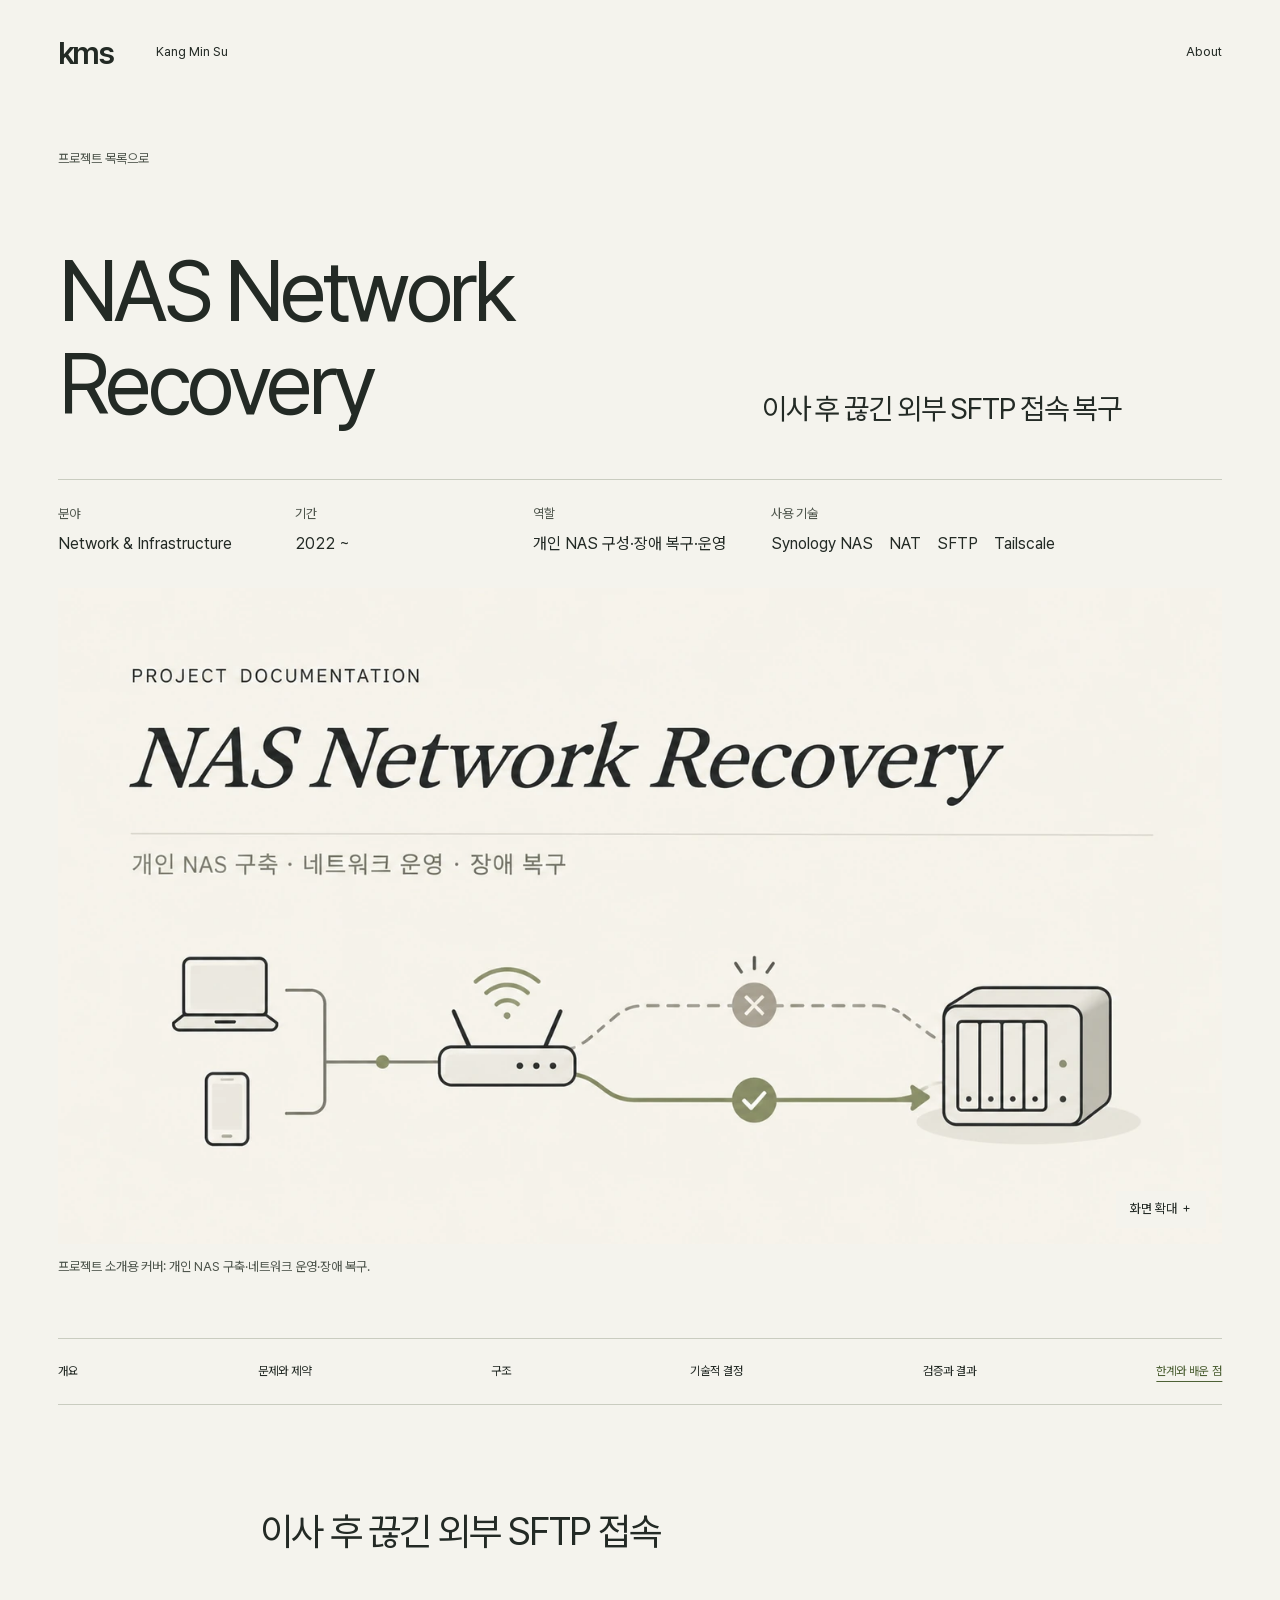
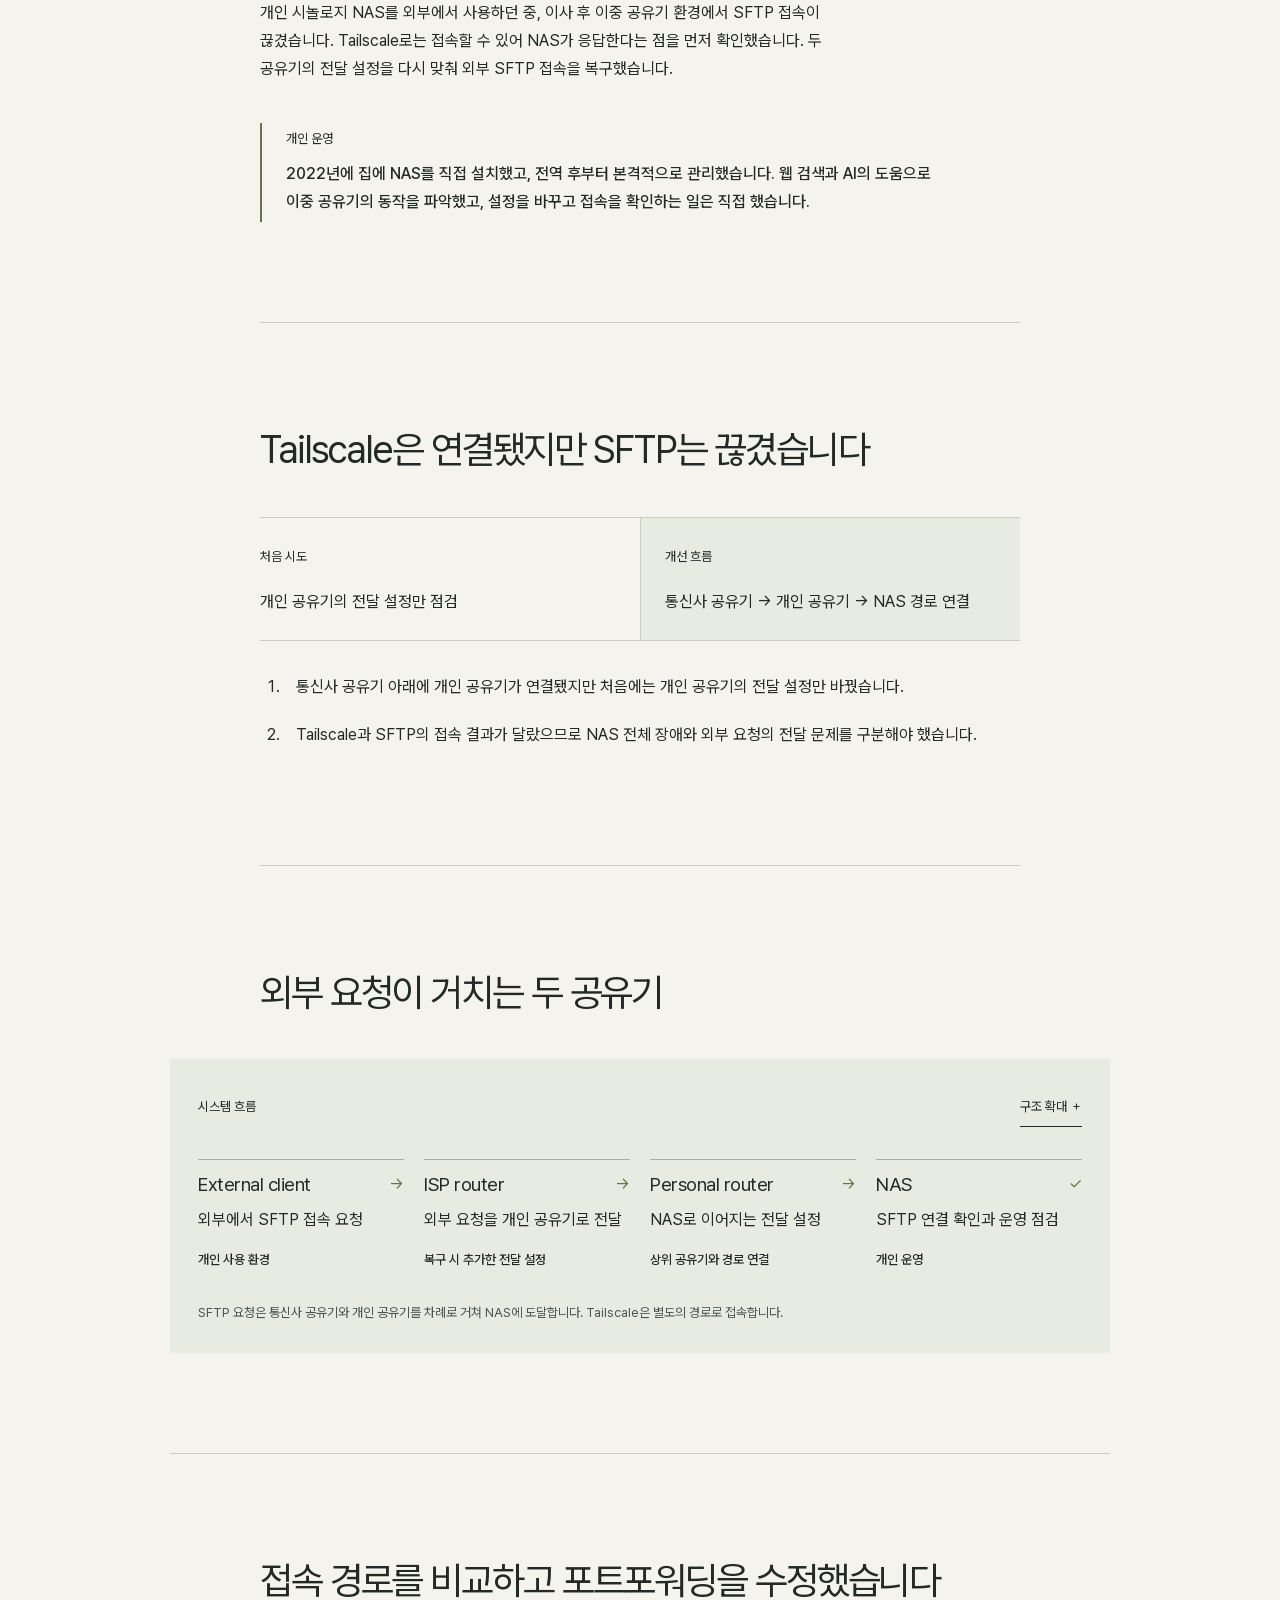
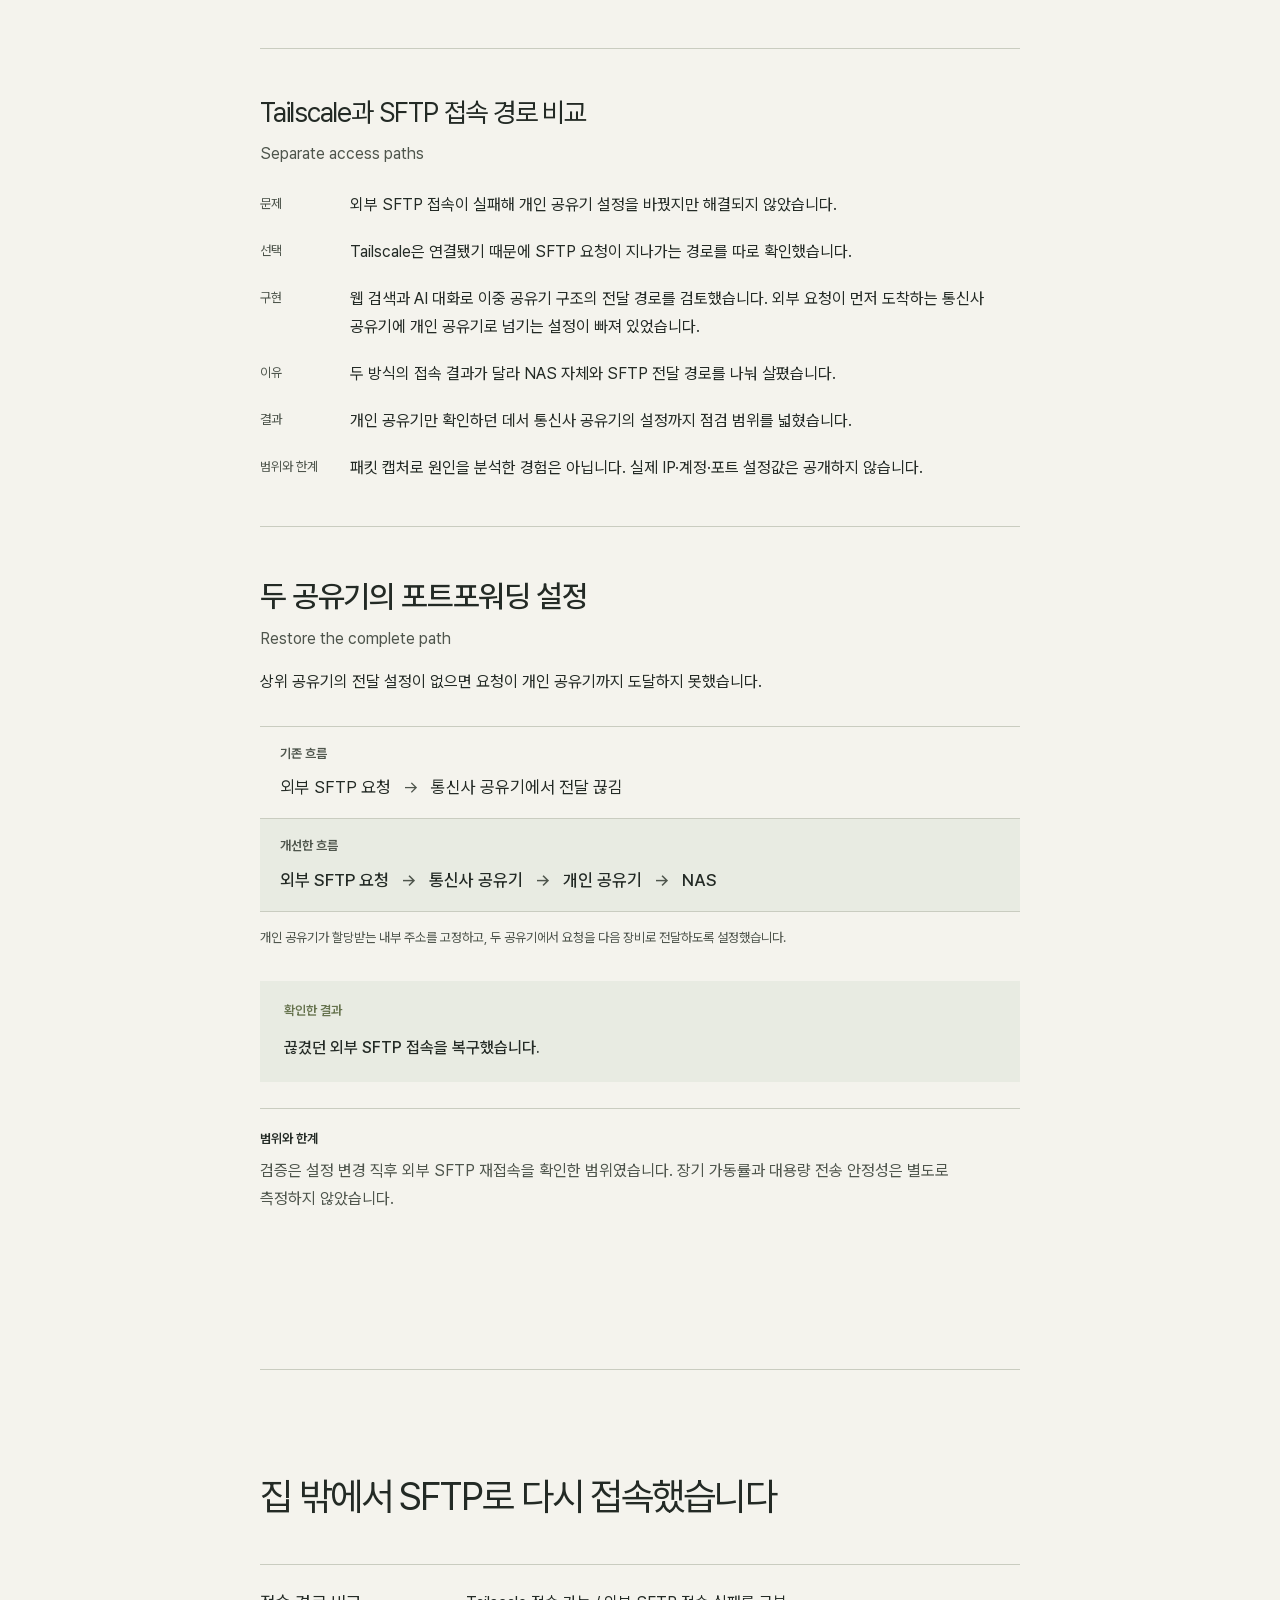
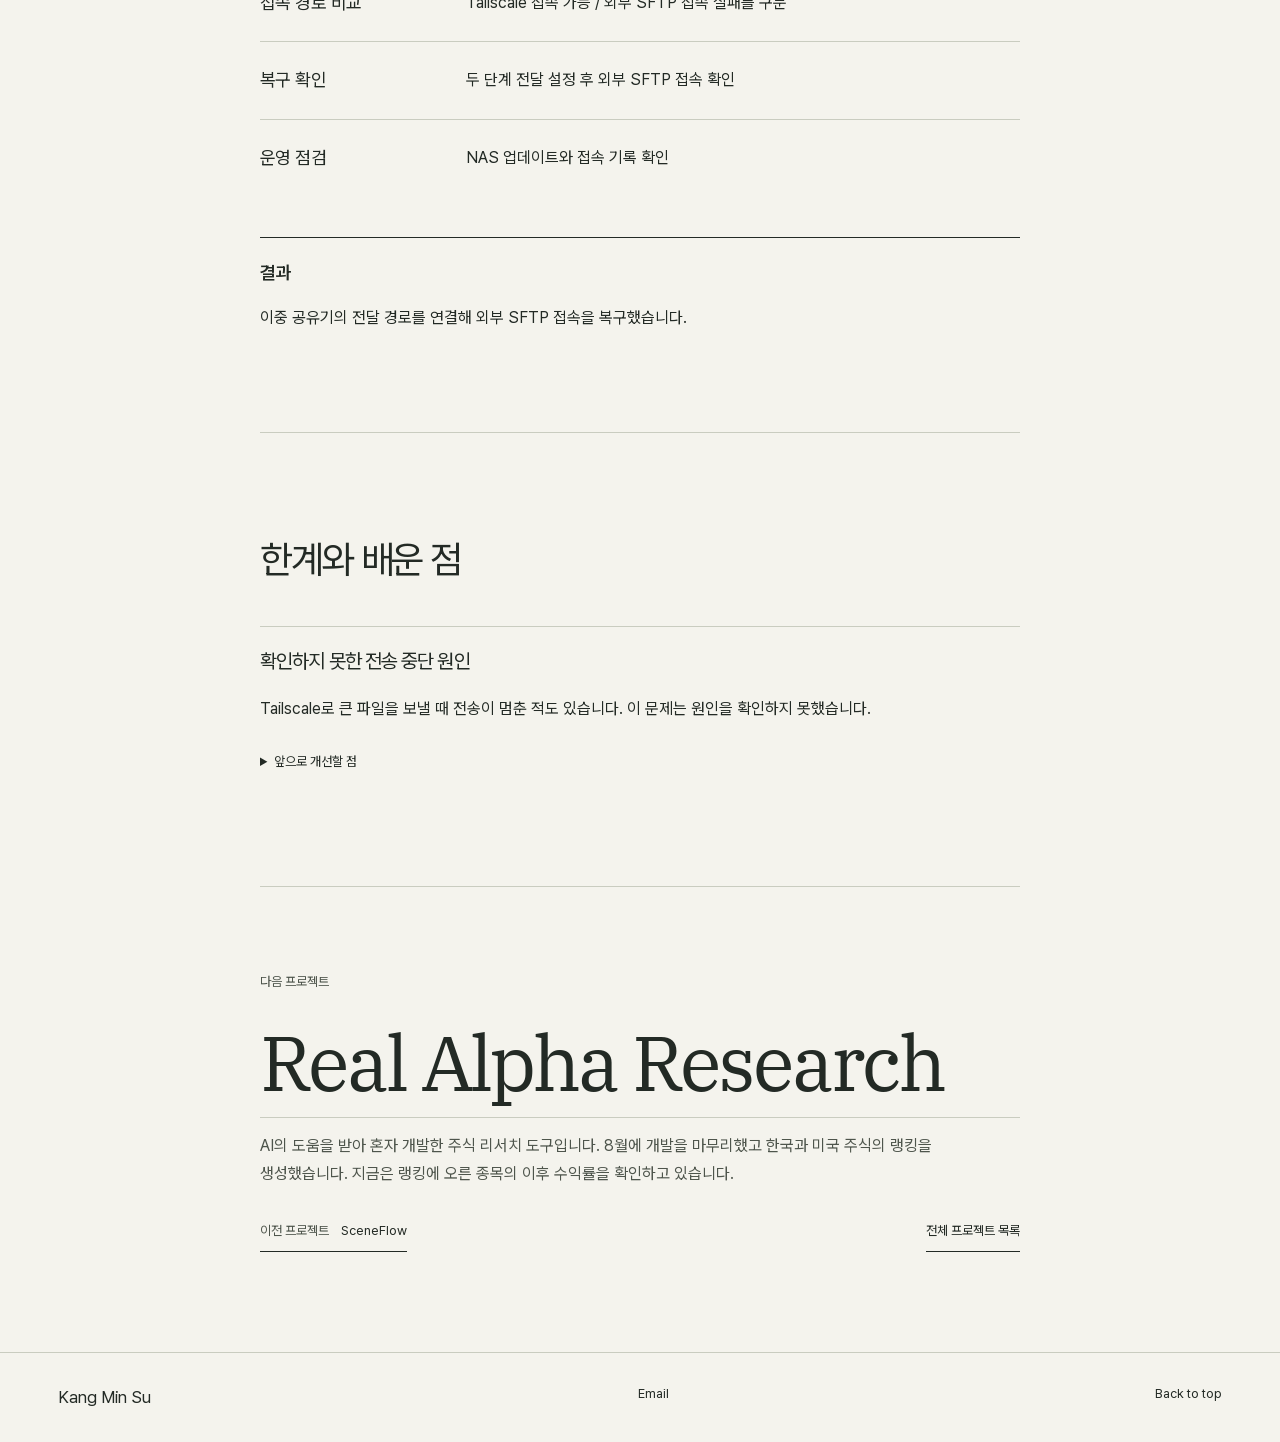
<file: projects/nas-network-recovery/index.html>
<!doctype html><html lang="ko"><head><meta charset="utf-8"><meta name="viewport" content="width=device-width,initial-scale=1"><title>NAS Network Recovery - Kang Min Su</title><meta name="description" content="개인 시놀로지 NAS를 외부에서 사용하던 중, 이사 후 이중 공유기 환경에서 SFTP 접속이 끊겼습니다. Tailscale로는 접속할 수 있어 NAS가 응답한다는 점을 먼저 확인했습니다. 두 공유기의 전달 설정을 다시 맞춰 외부 SFTP 접속을 복구했습니다."><meta name="theme-color" content="#f4f3ed"><meta property="og:title" content="NAS Network Recovery - Kang Min Su"><meta property="og:description" content="개인 시놀로지 NAS를 외부에서 사용하던 중, 이사 후 이중 공유기 환경에서 SFTP 접속이 끊겼습니다. Tailscale로는 접속할 수 있어 NAS가 응답한다는 점을 먼저 확인했습니다. 두 공유기의 전달 설정을 다시 맞춰 외부 SFTP 접속을 복구했습니다."><meta property="og:type" content="article"><meta property="og:locale" content="ko_KR"><link rel="canonical" href="https://uxnim.github.io/portfolio/projects/nas-network-recovery/"><meta property="og:url" content="https://uxnim.github.io/portfolio/projects/nas-network-recovery/"><meta property="og:image" content="https://uxnim.github.io/portfolio/media/nas-network-recovery-cover-1440.webp"><link rel="icon" href="data:image/svg+xml,%3Csvg xmlns='http://www.w3.org/2000/svg' viewBox='0 0 100 100'%3E%3Ctext x='10' y='75' font-size='70'%3Ek.%3C/text%3E%3C/svg%3E"><script>document.documentElement.classList.add('js')</script><link rel="preload" href="../../fonts/pretendard-variable.woff2" as="font" type="font/woff2" crossorigin><link rel="preload" href="../../fonts/ibm-plex-mono.woff2" as="font" type="font/woff2" crossorigin><link rel="stylesheet" href="../../site.css?v=1d085215630f"><script type="module" src="../../client.js?v=10e23744c8d7"></script></head><body><a class="skip-link" href="#main">본문으로 건너뛰기</a><header class="site-header wrap"><a class="wordmark" href="../../" aria-label="강민수 홈">kms</a><span class="header-note">Kang Min Su</span><nav aria-label="주요 메뉴"><a href="../../#about">About</a></nav></header><main id="main" tabindex="-1" class="wrap case-main"><section class="case-hero"><a class="text-link back-link" href="../../#work">프로젝트 목록으로</a><div class="case-headline"><div><h1>NAS Network Recovery</h1></div><p>이사 후 끊긴
외부 SFTP 접속 복구</p></div><dl class="project-facts"><div><dt>분야</dt><dd>Network &amp; Infrastructure</dd></div><div><dt>기간</dt><dd class="figure">2022 ~</dd></div><div><dt>역할</dt><dd>개인 NAS 구성·장애 복구·운영</dd></div><div><dt>사용 기술</dt><dd><ul class="tech-list" lang="en"><li>Synology NAS</li><li>NAT</li><li>SFTP</li><li>Tailscale</li></ul></dd></div></dl><figure class="evidence-media"><button class="zoom-media" style="view-transition-name:cover-nas-network-recovery" data-image="../../media/nas-network-recovery-cover-1672.webp" data-alt="개인 NAS 네트워크 운영과 장애 복구를 표현한 프로젝트 소개 일러스트" aria-label="개인 NAS 네트워크 운영과 장애 복구를 표현한 프로젝트 소개 일러스트 확대"><img src="../../media/nas-network-recovery-cover-1440.webp" srcset="../../media/nas-network-recovery-cover-720.webp 720w, ../../media/nas-network-recovery-cover-1440.webp 1440w, ../../media/nas-network-recovery-cover-1672.webp 1672w" sizes="(max-width: 700px) 100vw, 90vw" alt="개인 NAS 네트워크 운영과 장애 복구를 표현한 프로젝트 소개 일러스트" width="1440" height="810" loading="eager" fetchpriority="high" decoding="async"><span class="zoom-label">화면 확대 ＋</span></button><figcaption>프로젝트 소개용 커버: 개인 NAS 구축·네트워크 운영·장애 복구.</figcaption></figure></section><nav class="case-index" aria-label="사례 목차"><a href="#overview">개요</a><a href="#problem">문제와 제약</a><a href="#architecture">구조</a><a href="#decisions">기술적 결정</a><a href="#verification">검증과 결과</a><a href="#lessons">한계와 배운 점</a></nav>
<section id="overview" class="case-section"><div class="section-body"><h2>이사 후 끊긴 외부 SFTP 접속</h2><p class="large-copy">개인 시놀로지 NAS를 외부에서 사용하던 중, 이사 후 이중 공유기 환경에서 SFTP 접속이 끊겼습니다. Tailscale로는 접속할 수 있어 NAS가 응답한다는 점을 먼저 확인했습니다. 두 공유기의 전달 설정을 다시 맞춰 외부 SFTP 접속을 복구했습니다.</p><div class="scope-note"><span class="meta">개인 운영</span><p>2022년에 집에 NAS를 직접 설치했고, 전역 후부터 본격적으로 관리했습니다. 웹 검색과 AI의 도움으로 이중 공유기의 동작을 파악했고, 설정을 바꾸고 접속을 확인하는 일은 직접 했습니다.</p></div></div></section>
<section id="problem" class="case-section"><div class="section-body"><h2>Tailscale은 연결됐지만 SFTP는 끊겼습니다</h2><div class="before-after"><div><span class="meta">처음 시도</span><p>개인 공유기의 전달 설정만 점검</p></div><div><span class="meta">개선 흐름</span><p>통신사 공유기 → 개인 공유기 → NAS 경로 연결</p></div></div><ol class="constraints"><li>통신사 공유기 아래에 개인 공유기가 연결됐지만 처음에는 개인 공유기의 전달 설정만 바꿨습니다.</li><li>Tailscale과 SFTP의 접속 결과가 달랐으므로 NAS 전체 장애와 외부 요청의 전달 문제를 구분해야 했습니다.</li></ol></div></section>
<section id="architecture" class="case-section"><div class="section-body"><h2>외부 요청이 거치는 두 공유기</h2><div class="architecture">
    <div class="diagram-heading"><span class="meta">시스템 흐름</span><button class="text-link" data-diagram>구조 확대 ＋</button></div>
    <ol class="pipeline"><li>
    <h3>External client</h3><p>외부에서 SFTP 접속 요청</p><small>개인 사용 환경</small>
  </li><li>
    <h3>ISP router</h3><p>외부 요청을 개인 공유기로 전달</p><small>복구 시 추가한 전달 설정</small>
  </li><li>
    <h3>Personal router</h3><p>NAS로 이어지는 전달 설정</p><small>상위 공유기와 경로 연결</small>
  </li><li>
    <h3>NAS</h3><p>SFTP 연결 확인과 운영 점검</p><small>개인 운영</small>
  </li></ol>
    
    <p class="caption">SFTP 요청은 통신사 공유기와 개인 공유기를 차례로 거쳐 NAS에 도달합니다. Tailscale은 별도의 경로로 접속합니다.</p>
  </div></div></section>
<section id="decisions" class="case-section"><div class="section-body"><h2>접속 경로를 비교하고 포트포워딩을 수정했습니다</h2><article class="decision">
    <div class="decision-intro"><h3>Tailscale과 SFTP 접속 경로 비교</h3><p class="decision-label" lang="en">Separate access paths</p></div>
    <div class="decision-copy">
      <div><h4>문제</h4><p>외부 SFTP 접속이 실패해 개인 공유기 설정을 바꿨지만 해결되지 않았습니다.</p></div><div><h4>선택</h4><p>Tailscale은 연결됐기 때문에 SFTP 요청이 지나가는 경로를 따로 확인했습니다.</p></div><div><h4>구현</h4><p>웹 검색과 AI 대화로 이중 공유기 구조의 전달 경로를 검토했습니다. 외부 요청이 먼저 도착하는 통신사 공유기에 개인 공유기로 넘기는 설정이 빠져 있었습니다.</p></div><div><h4>이유</h4><p>두 방식의 접속 결과가 달라 NAS 자체와 SFTP 전달 경로를 나눠 살폈습니다.</p></div><div><h4>결과</h4><p>개인 공유기만 확인하던 데서 통신사 공유기의 설정까지 점검 범위를 넓혔습니다.</p></div><div><h4>범위와 한계</h4><p>패킷 캡처로 원인을 분석한 경험은 아닙니다. 실제 IP·계정·포트 설정값은 공개하지 않습니다.</p></div>
    </div>
  </article><article class="decision-story">
      <header class="decision-story-heading">
        <h3>두 공유기의 포트포워딩 설정</h3>
        <p class="decision-label" lang="en">Restore the complete path</p>
        <p class="decision-story-context">상위 공유기의 전달 설정이 없으면 요청이 개인 공유기까지 도달하지 못했습니다.</p>
      </header>
      <figure class="decision-flow" aria-label="외부 SFTP 접속 경로 변경 전후">
        <div class="decision-flow-row"><span class="decision-flow-label">기존 흐름</span><ol><li>외부 SFTP 요청</li><li>통신사 공유기에서 전달 끊김</li></ol></div>
        <div class="decision-flow-row decision-flow-updated"><span class="decision-flow-label">개선한 흐름</span><ol><li>외부 SFTP 요청</li><li>통신사 공유기</li><li>개인 공유기</li><li>NAS</li></ol></div>
        <figcaption>개인 공유기가 할당받는 내부 주소를 고정하고, 두 공유기에서 요청을 다음 장비로 전달하도록 설정했습니다.</figcaption>
      </figure>
      <div class="decision-story-result">
        <h4>확인한 결과</h4>
        <p>끊겼던 외부 SFTP 접속을 복구했습니다.</p>
      </div>
      <div class="decision-story-scope"><h4>범위와 한계</h4><p>검증은 설정 변경 직후 외부 SFTP 재접속을 확인한 범위였습니다. 장기 가동률과 대용량 전송 안정성은 별도로 측정하지 않았습니다.</p></div>
    </article></div></section>

<section id="verification" class="case-section"><div class="section-body"><h2>집 밖에서 SFTP로 다시 접속했습니다</h2><div class="verification-list"><article><h3>접속 경로 비교</h3><p>Tailscale 접속 가능 / 외부 SFTP 접속 실패를 구분</p></article><article><h3>복구 확인</h3><p>두 단계 전달 설정 후 외부 SFTP 접속 확인</p></article><article><h3>운영 점검</h3><p>NAS 업데이트와 접속 기록 확인</p></article></div><div class="results"><h3>결과</h3><p>이중 공유기의 전달 경로를 연결해 외부 SFTP 접속을 복구했습니다.</p></div></div></section>
<section id="lessons" class="case-section"><div class="section-body"><h2>한계와 배운 점</h2><div class="limitations"><article><h3>확인하지 못한 전송 중단 원인</h3><p>Tailscale로 큰 파일을 보낼 때 전송이 멈춘 적도 있습니다. 이 문제는 원인을 확인하지 못했습니다.</p><details><summary>앞으로 개선할 점</summary><p>별도의 재현 조건과 전송 로그를 확보해 원인을 검증할 필요가 있습니다.</p></details></article></div></div></section>


<section class="next-project"><div><span class="caption">다음 프로젝트</span><a href="../real-alpha-research/">Real Alpha Research</a><p>AI의 도움을 받아 혼자 개발한 주식 리서치 도구입니다. 8월에 개발을 마무리했고 한국과 미국 주식의 랭킹을 생성했습니다. 지금은 랭킹에 오른 종목의 이후 수익률을 확인하고 있습니다.</p></div><nav aria-label="프로젝트 이동"><a class="text-link" href="../sceneflow/"><span class="link-kind">이전 프로젝트</span>SceneFlow</a><a class="text-link" href="../../#work">전체 프로젝트 목록</a></nav></section></main><footer class="wrap"><a href="../../">Kang Min Su</a><a href="mailto:minsukang231@gmail.com">Email</a><a href="#main">Back to top</a></footer><dialog id="viewer" aria-labelledby="viewer-title"><div class="viewer-toolbar"><h2 id="viewer-title">프로젝트 자료</h2><button data-close aria-label="확대 보기 닫기">닫기 ×</button></div><div id="viewer-content" tabindex="0" aria-label="확대 자료. 이미지가 화면보다 크면 방향키 또는 스크롤로 이동하세요."></div></dialog></body></html>
</file>
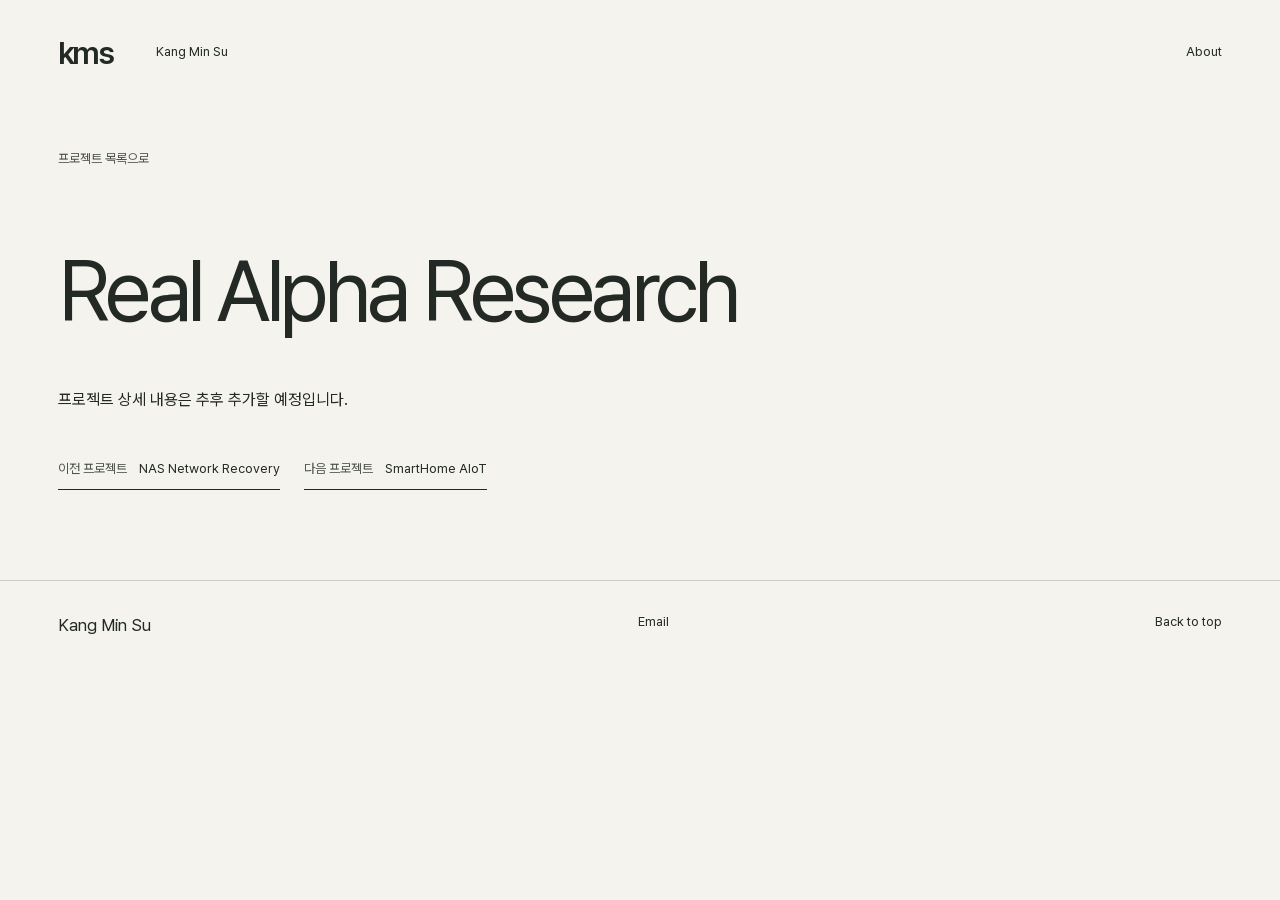
<file: projects/real-alpha-research/index.html>
<!doctype html><html lang="ko"><head><meta charset="utf-8"><meta name="viewport" content="width=device-width,initial-scale=1"><title>Real Alpha Research - Kang Min Su</title><meta name="description" content="프로젝트 상세 내용은 추후 추가할 예정입니다."><meta name="theme-color" content="#f4f3ed"><meta property="og:title" content="Real Alpha Research - Kang Min Su"><meta property="og:description" content="프로젝트 상세 내용은 추후 추가할 예정입니다."><meta property="og:type" content="article"><meta property="og:locale" content="ko_KR"><link rel="canonical" href="https://uxnim.github.io/portfolio/projects/real-alpha-research/"><meta property="og:url" content="https://uxnim.github.io/portfolio/projects/real-alpha-research/"><link rel="icon" href="data:image/svg+xml,%3Csvg xmlns='http://www.w3.org/2000/svg' viewBox='0 0 100 100'%3E%3Ctext x='10' y='75' font-size='70'%3Ek.%3C/text%3E%3C/svg%3E"><script>document.documentElement.classList.add('js')</script><link rel="preload" href="../../fonts/pretendard-variable.woff2" as="font" type="font/woff2" crossorigin><link rel="preload" href="../../fonts/ibm-plex-mono.woff2" as="font" type="font/woff2" crossorigin><link rel="stylesheet" href="../../site.css?v=1d085215630f"><script type="module" src="../../client.js?v=10e23744c8d7"></script></head><body><a class="skip-link" href="#main">본문으로 건너뛰기</a><header class="site-header wrap"><a class="wordmark" href="../../" aria-label="강민수 홈">kms</a><span class="header-note">Kang Min Su</span><nav aria-label="주요 메뉴"><a href="../../#about">About</a></nav></header><main id="main" tabindex="-1" class="wrap case-main">
      <section class="case-hero case-teaser">
        <a class="text-link back-link" href="../../#work">프로젝트 목록으로</a>
        <div class="case-headline"><h1>Real Alpha Research</h1></div>
        <p class="large-copy">프로젝트 상세 내용은 추후 추가할 예정입니다.</p>
        <nav class="case-teaser-links" aria-label="프로젝트 이동">
          <a class="text-link" href="../nas-network-recovery/"><span class="link-kind">이전 프로젝트</span>NAS Network Recovery</a>
          <a class="text-link" href="../smarthome-aiot/"><span class="link-kind">다음 프로젝트</span>SmartHome AIoT</a>
        </nav>
      </section>
    </main><footer class="wrap"><a href="../../">Kang Min Su</a><a href="mailto:minsukang231@gmail.com">Email</a><a href="#main">Back to top</a></footer><dialog id="viewer" aria-labelledby="viewer-title"><div class="viewer-toolbar"><h2 id="viewer-title">프로젝트 자료</h2><button data-close aria-label="확대 보기 닫기">닫기 ×</button></div><div id="viewer-content" tabindex="0" aria-label="확대 자료. 이미지가 화면보다 크면 방향키 또는 스크롤로 이동하세요."></div></dialog></body></html>
</file>
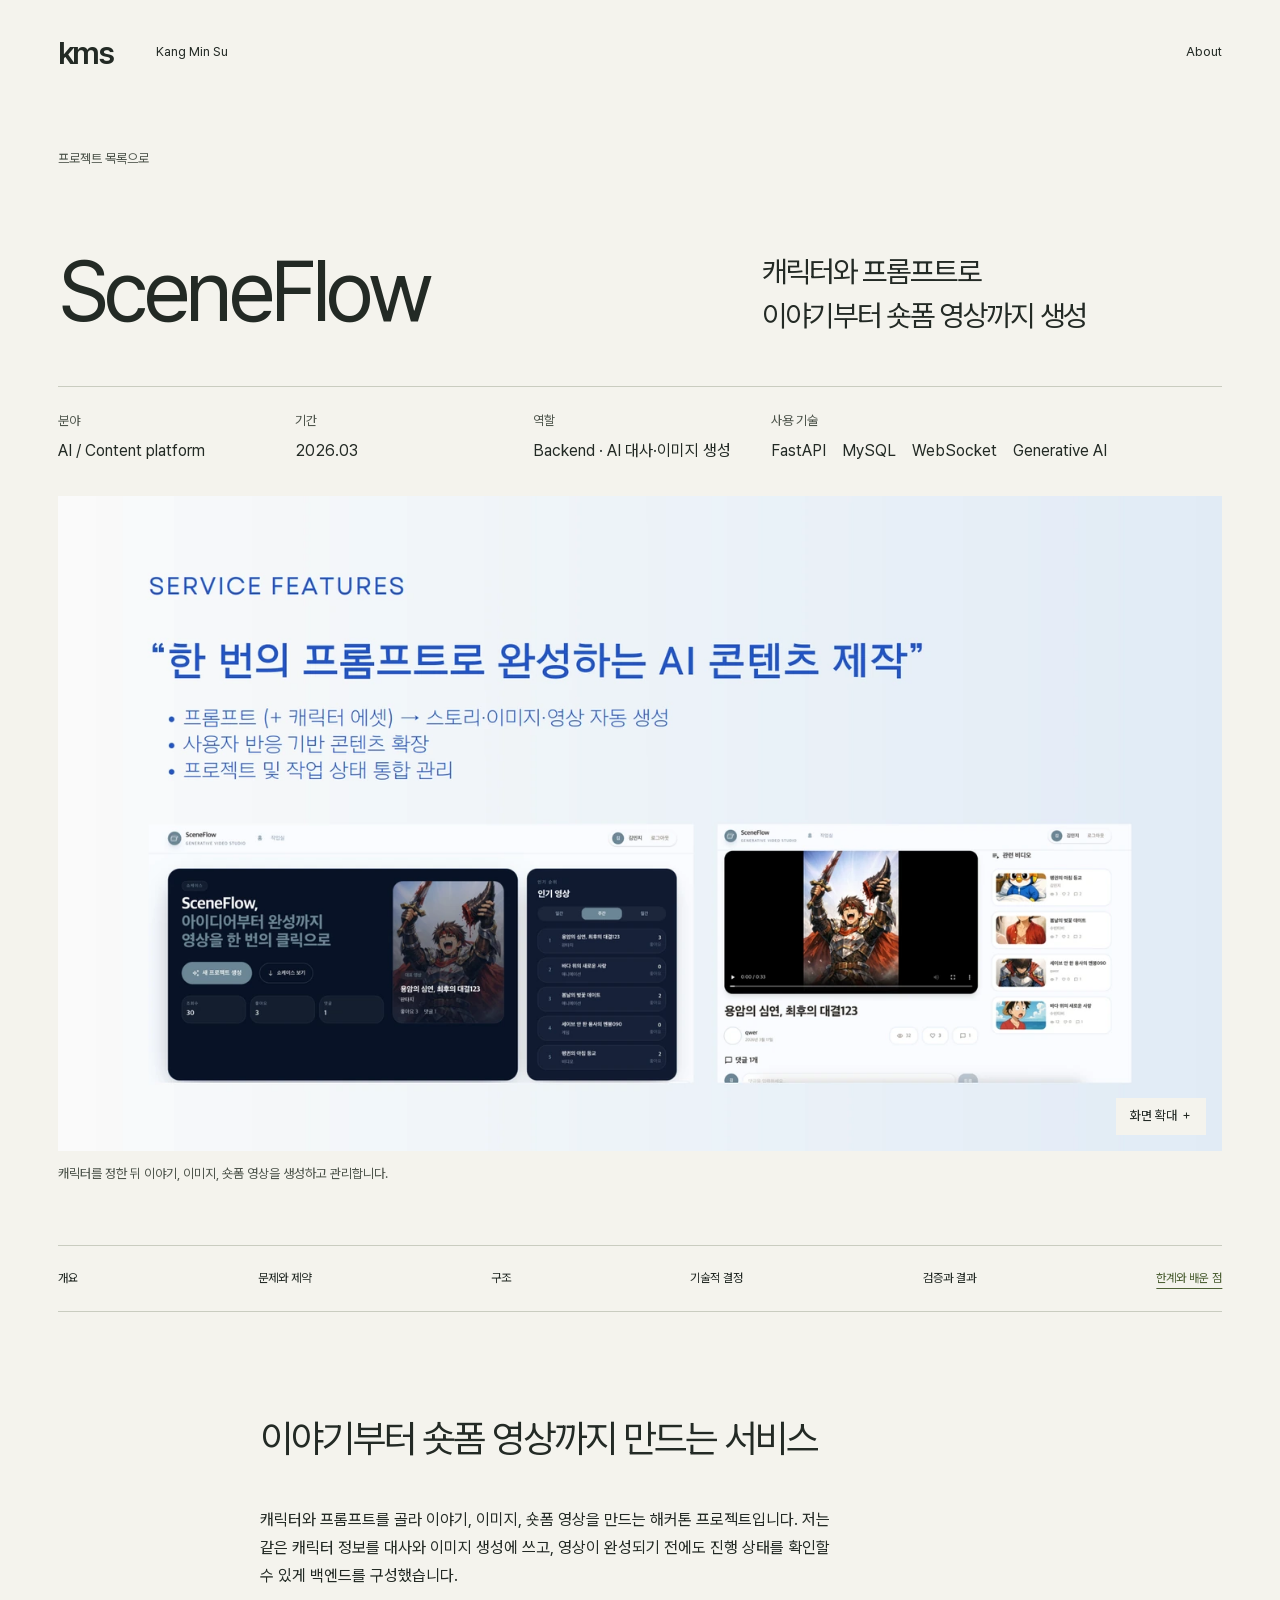
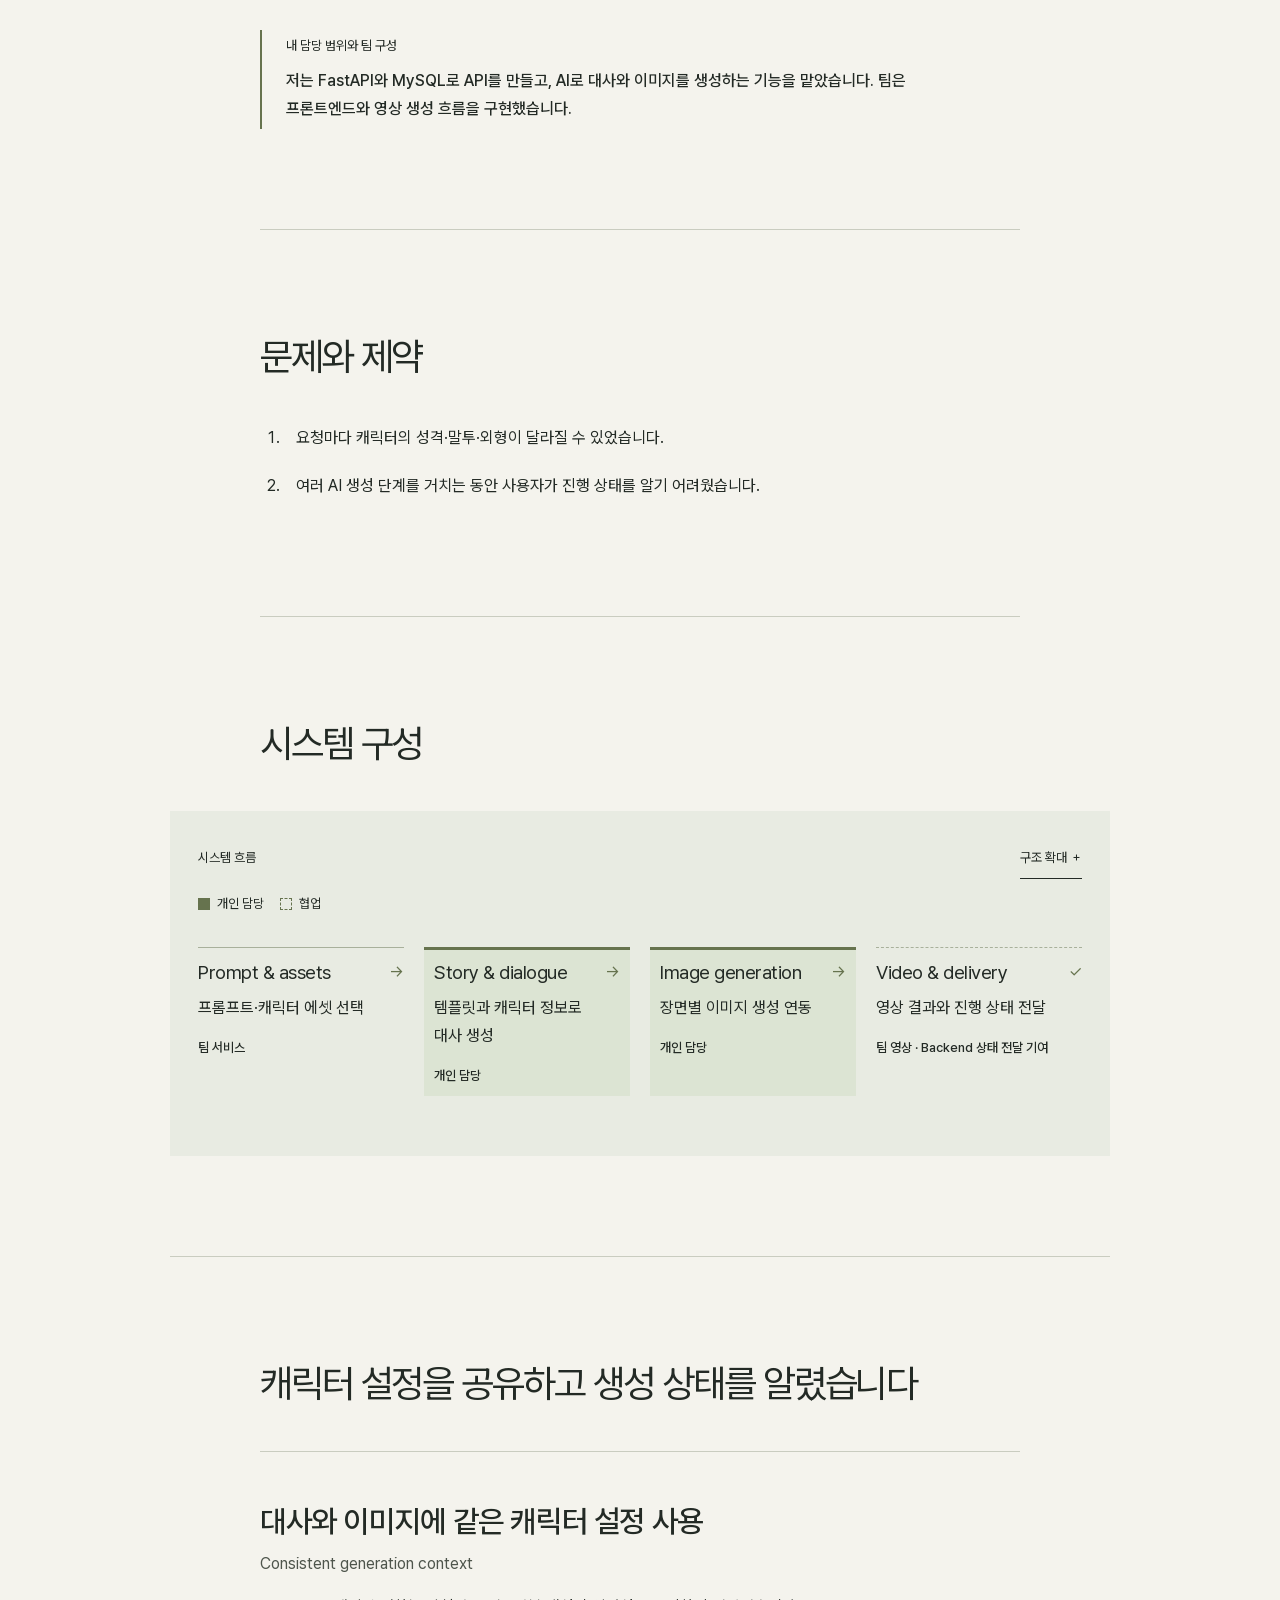
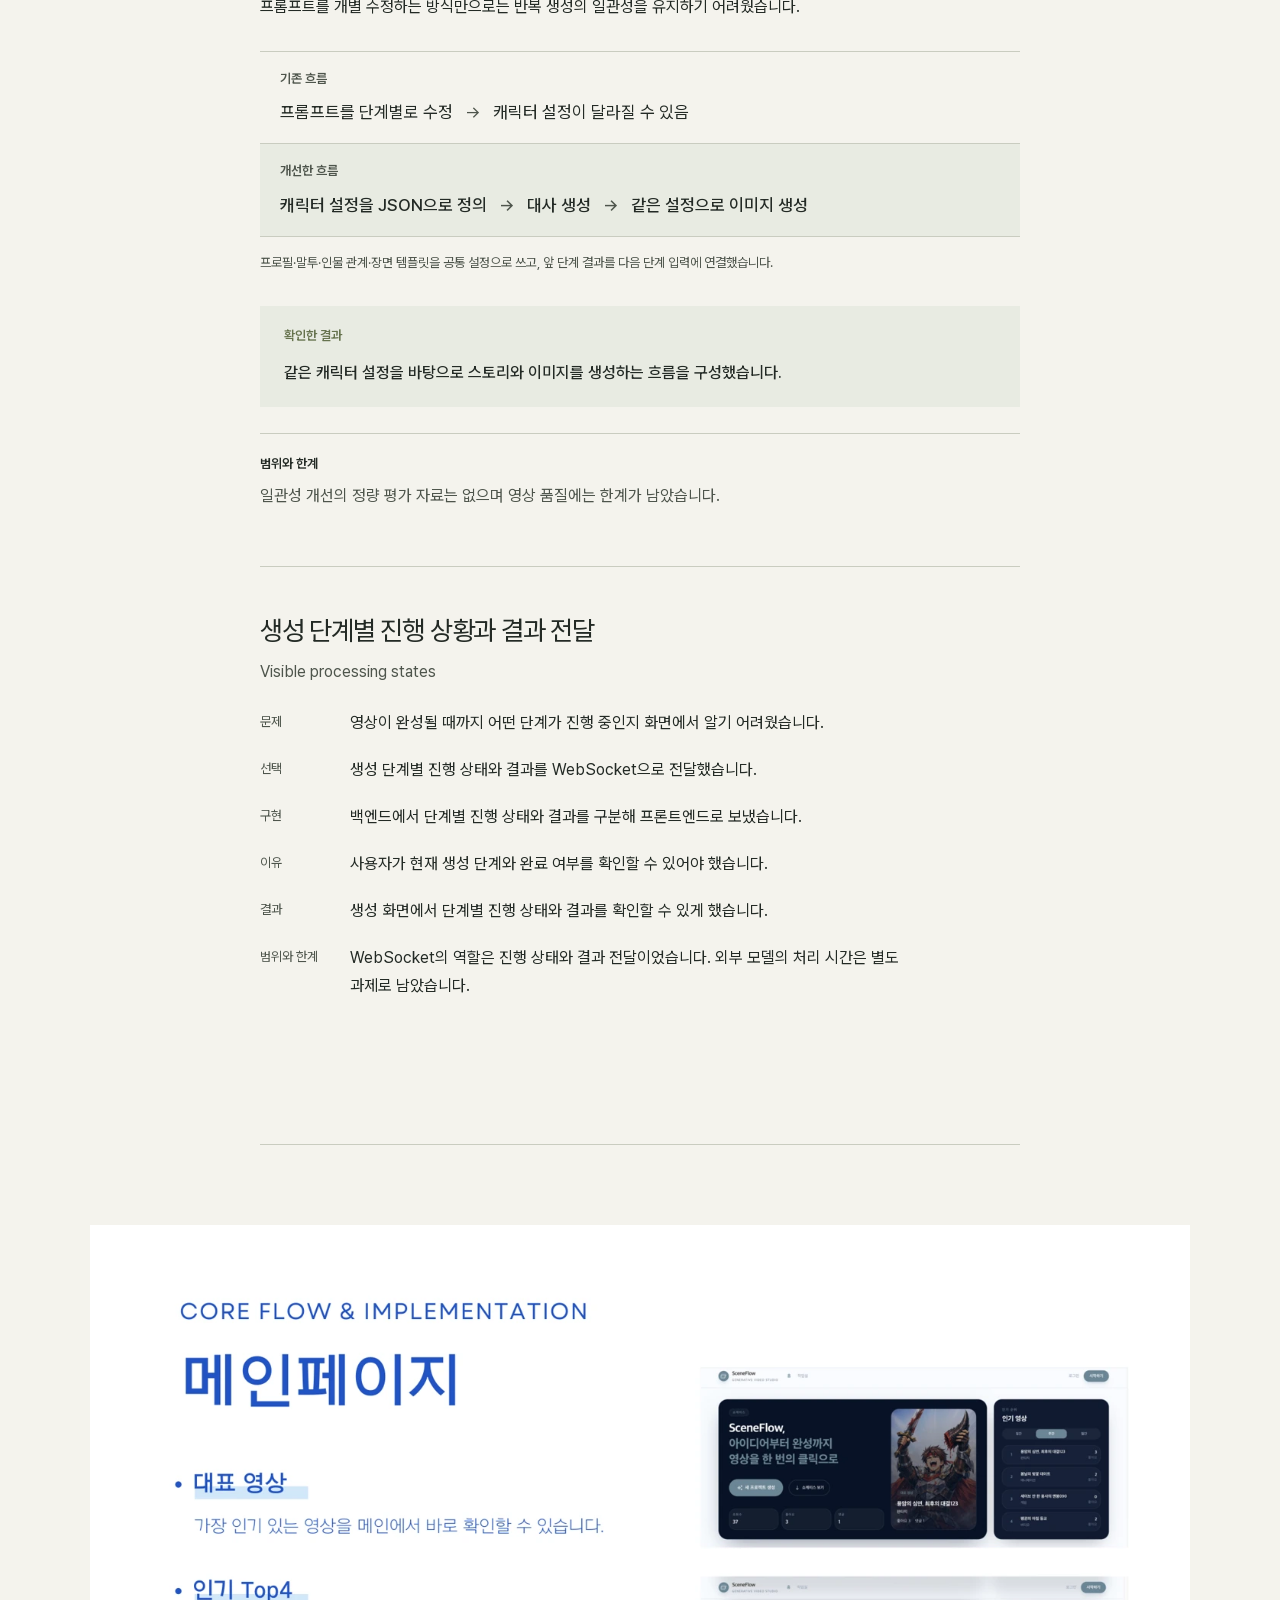
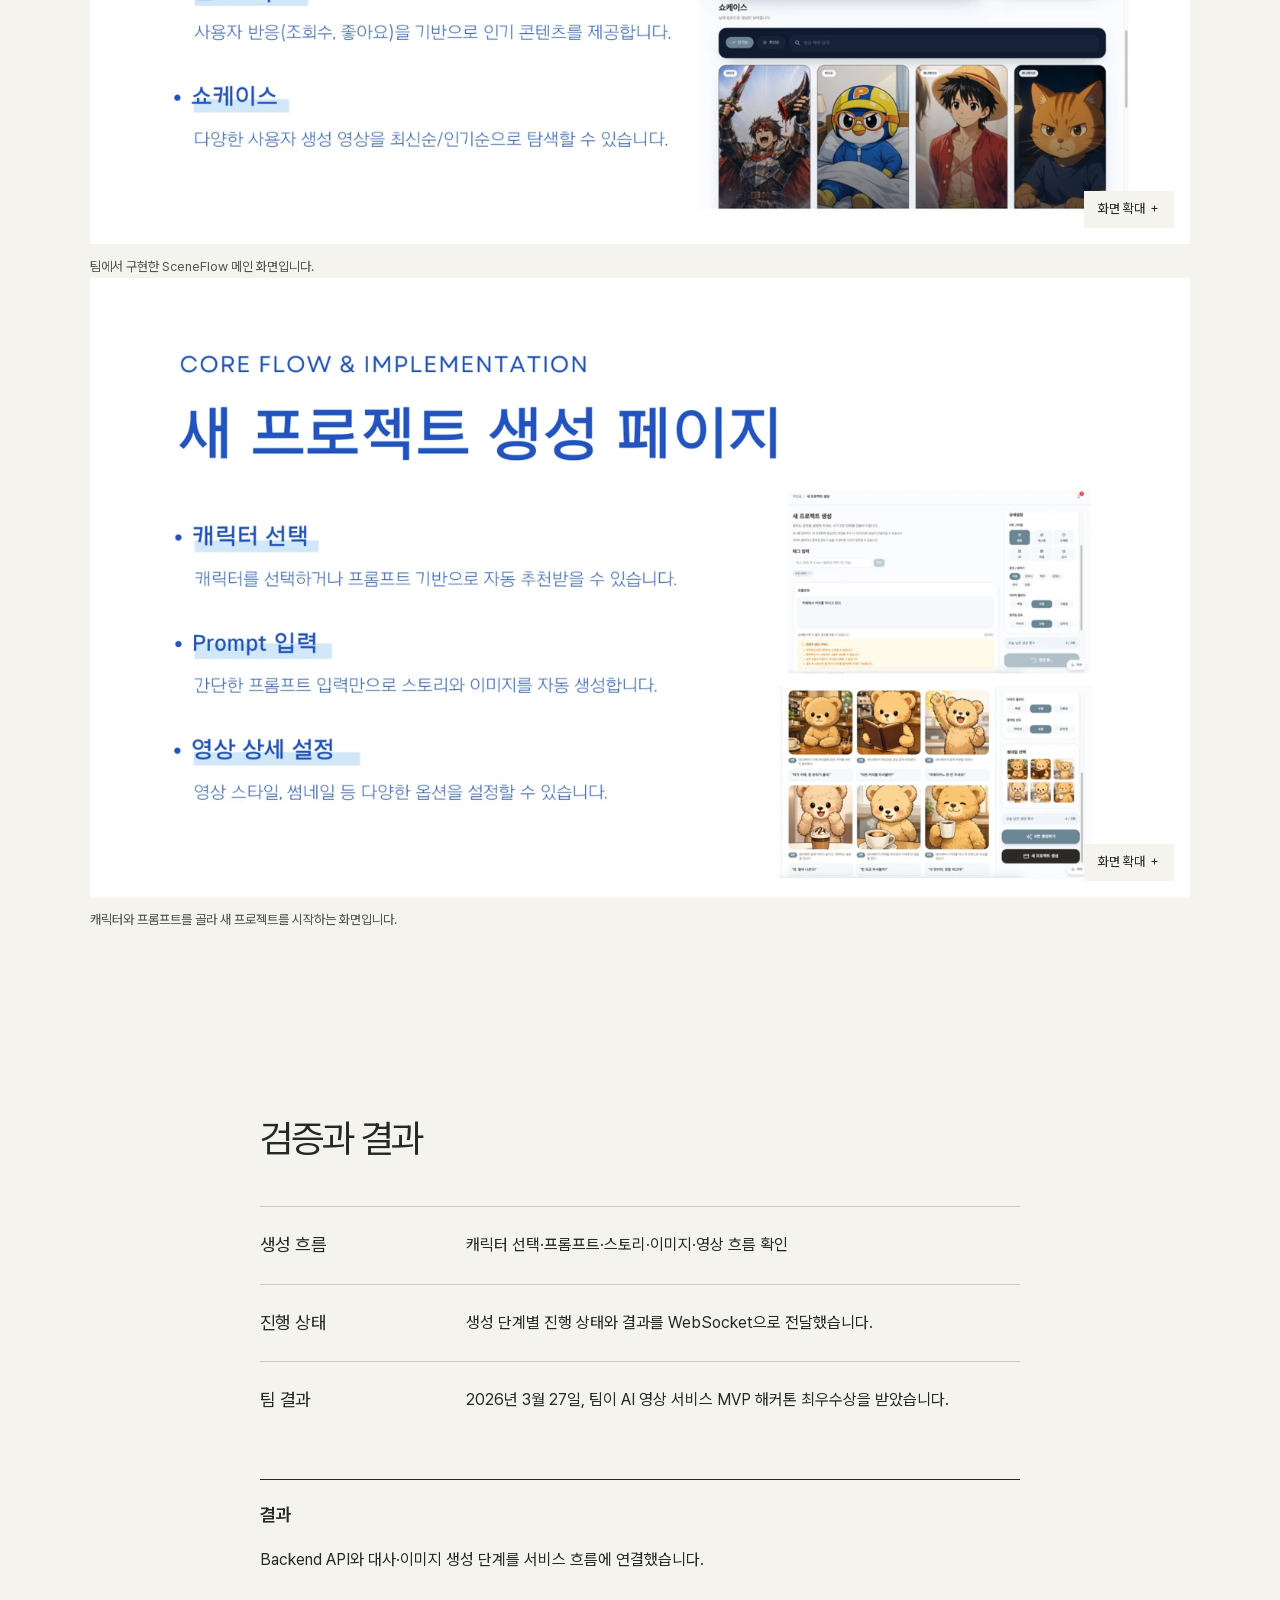
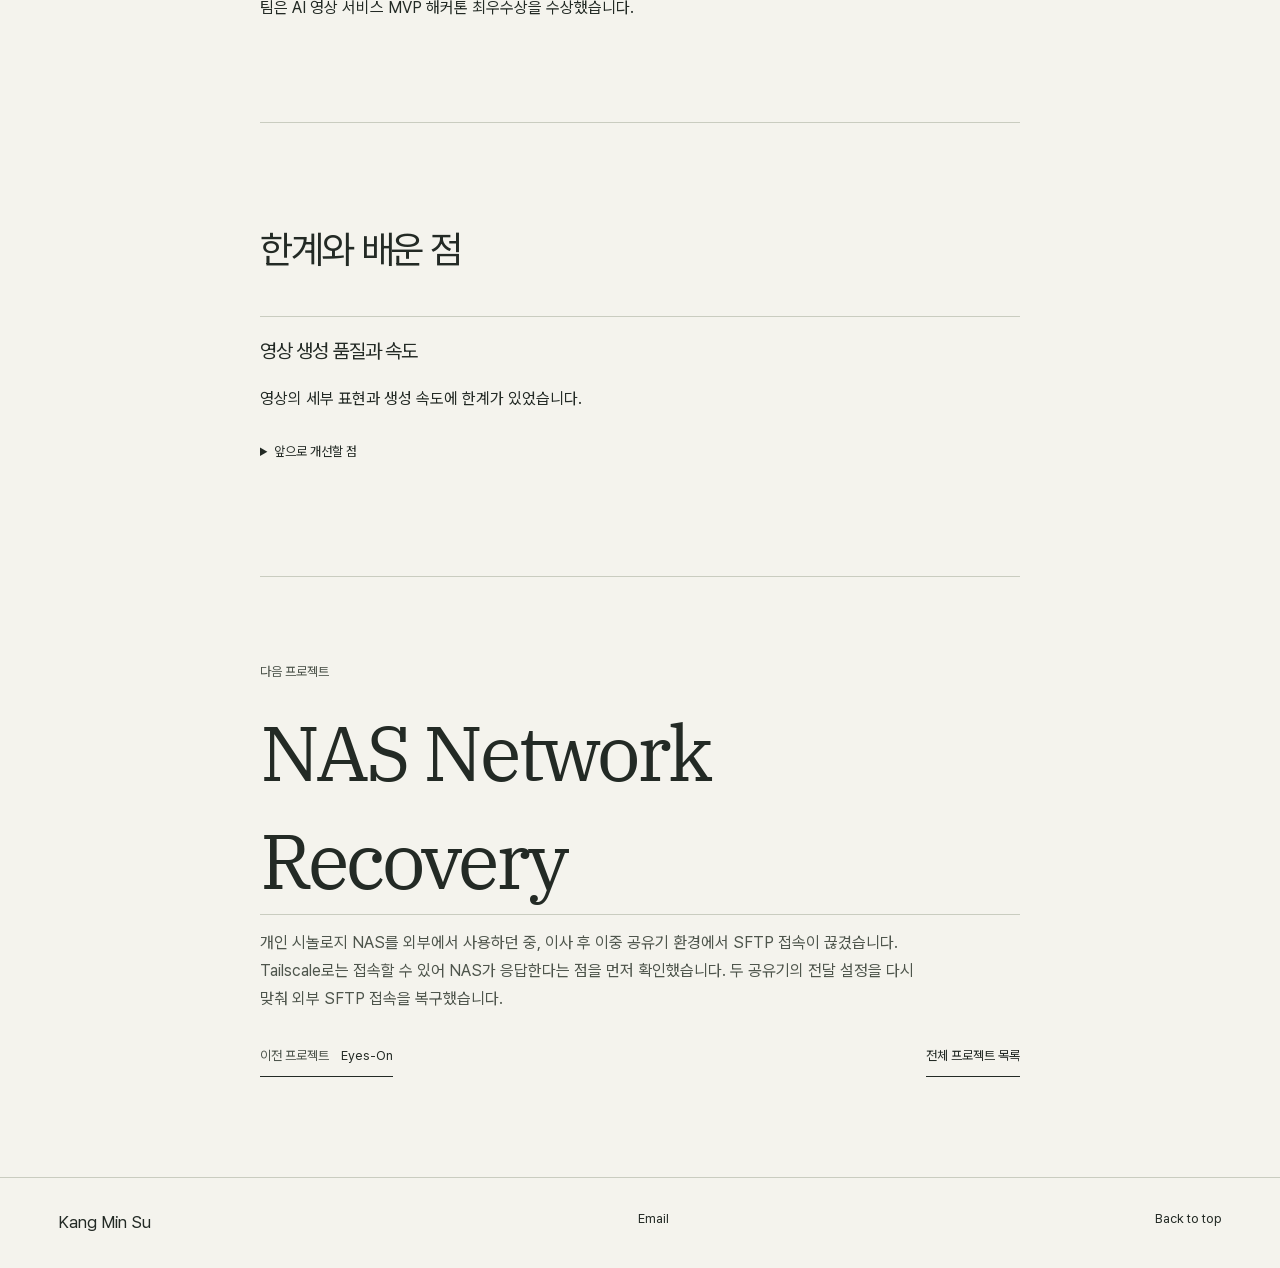
<file: projects/sceneflow/index.html>
<!doctype html><html lang="ko"><head><meta charset="utf-8"><meta name="viewport" content="width=device-width,initial-scale=1"><title>SceneFlow - Kang Min Su</title><meta name="description" content="캐릭터와 프롬프트를 골라 이야기, 이미지, 숏폼 영상을 만드는 해커톤 프로젝트입니다. 저는 같은 캐릭터 정보를 대사와 이미지 생성에 쓰고, 영상이 완성되기 전에도 진행 상태를 확인할 수 있게 백엔드를 구성했습니다."><meta name="theme-color" content="#f4f3ed"><meta property="og:title" content="SceneFlow - Kang Min Su"><meta property="og:description" content="캐릭터와 프롬프트를 골라 이야기, 이미지, 숏폼 영상을 만드는 해커톤 프로젝트입니다. 저는 같은 캐릭터 정보를 대사와 이미지 생성에 쓰고, 영상이 완성되기 전에도 진행 상태를 확인할 수 있게 백엔드를 구성했습니다."><meta property="og:type" content="article"><meta property="og:locale" content="ko_KR"><link rel="canonical" href="https://uxnim.github.io/portfolio/projects/sceneflow/"><meta property="og:url" content="https://uxnim.github.io/portfolio/projects/sceneflow/"><meta property="og:image" content="https://uxnim.github.io/portfolio/media/sceneflow-cover-1440.webp"><link rel="icon" href="data:image/svg+xml,%3Csvg xmlns='http://www.w3.org/2000/svg' viewBox='0 0 100 100'%3E%3Ctext x='10' y='75' font-size='70'%3Ek.%3C/text%3E%3C/svg%3E"><script>document.documentElement.classList.add('js')</script><link rel="preload" href="../../fonts/pretendard-variable.woff2" as="font" type="font/woff2" crossorigin><link rel="preload" href="../../fonts/ibm-plex-mono.woff2" as="font" type="font/woff2" crossorigin><link rel="stylesheet" href="../../site.css?v=1d085215630f"><script type="module" src="../../client.js?v=10e23744c8d7"></script></head><body><a class="skip-link" href="#main">본문으로 건너뛰기</a><header class="site-header wrap"><a class="wordmark" href="../../" aria-label="강민수 홈">kms</a><span class="header-note">Kang Min Su</span><nav aria-label="주요 메뉴"><a href="../../#about">About</a></nav></header><main id="main" tabindex="-1" class="wrap case-main"><section class="case-hero"><a class="text-link back-link" href="../../#work">프로젝트 목록으로</a><div class="case-headline"><div><h1>SceneFlow</h1></div><p>캐릭터와 프롬프트로
이야기부터 숏폼 영상까지 생성</p></div><dl class="project-facts"><div><dt>분야</dt><dd>AI / Content platform</dd></div><div><dt>기간</dt><dd class="figure">2026.03</dd></div><div><dt>역할</dt><dd>Backend · AI 대사·이미지 생성</dd></div><div><dt>사용 기술</dt><dd><ul class="tech-list" lang="en"><li>FastAPI</li><li>MySQL</li><li>WebSocket</li><li>Generative AI</li></ul></dd></div></dl><figure class="evidence-media"><button class="zoom-media" style="view-transition-name:cover-sceneflow" data-image="../../media/sceneflow-cover-1859.webp" data-alt="프롬프트와 캐릭터 에셋으로 콘텐츠를 생성하는 SceneFlow 서비스 소개 화면" aria-label="프롬프트와 캐릭터 에셋으로 콘텐츠를 생성하는 SceneFlow 서비스 소개 화면 확대"><img src="../../media/sceneflow-cover-1440.webp" srcset="../../media/sceneflow-cover-720.webp 720w, ../../media/sceneflow-cover-1440.webp 1440w, ../../media/sceneflow-cover-1859.webp 1859w" sizes="(max-width: 700px) 100vw, 90vw" alt="프롬프트와 캐릭터 에셋으로 콘텐츠를 생성하는 SceneFlow 서비스 소개 화면" width="1440" height="810" loading="eager" fetchpriority="high" decoding="async"><span class="zoom-label">화면 확대 ＋</span></button><figcaption>캐릭터를 정한 뒤 이야기, 이미지, 숏폼 영상을 생성하고 관리합니다.</figcaption></figure></section><nav class="case-index" aria-label="사례 목차"><a href="#overview">개요</a><a href="#problem">문제와 제약</a><a href="#architecture">구조</a><a href="#decisions">기술적 결정</a><a href="#verification">검증과 결과</a><a href="#lessons">한계와 배운 점</a></nav>
<section id="overview" class="case-section"><div class="section-body"><h2>이야기부터 숏폼 영상까지 만드는 서비스</h2><p class="large-copy">캐릭터와 프롬프트를 골라 이야기, 이미지, 숏폼 영상을 만드는 해커톤 프로젝트입니다. 저는 같은 캐릭터 정보를 대사와 이미지 생성에 쓰고, 영상이 완성되기 전에도 진행 상태를 확인할 수 있게 백엔드를 구성했습니다.</p><div class="scope-note"><span class="meta">내 담당 범위와 팀 구성</span><p>저는 FastAPI와 MySQL로 API를 만들고, AI로 대사와 이미지를 생성하는 기능을 맡았습니다. 팀은 프론트엔드와 영상 생성 흐름을 구현했습니다.</p></div></div></section>
<section id="problem" class="case-section"><div class="section-body"><h2>문제와 제약</h2><ol class="constraints"><li>요청마다 캐릭터의 성격·말투·외형이 달라질 수 있었습니다.</li><li>여러 AI 생성 단계를 거치는 동안 사용자가 진행 상태를 알기 어려웠습니다.</li></ol></div></section>
<section id="architecture" class="case-section"><div class="section-body"><h2>시스템 구성</h2><div class="architecture">
    <div class="diagram-heading"><span class="meta">시스템 흐름</span><button class="text-link" data-diagram>구조 확대 ＋</button></div>
    <ul class="diagram-legend" aria-label="구현 담당 범례"><li data-scope="personal">개인 담당</li><li data-scope="shared">협업</li></ul><ol class="pipeline"><li>
    <h3>Prompt &amp; assets</h3><p>프롬프트·캐릭터 에셋 선택</p><small>팀 서비스</small>
  </li><li data-scope="personal">
    <h3>Story &amp; dialogue</h3><p>템플릿과 캐릭터 정보로 대사 생성</p><small>개인 담당</small>
  </li><li data-scope="personal">
    <h3>Image generation</h3><p>장면별 이미지 생성 연동</p><small>개인 담당</small>
  </li><li data-scope="shared">
    <h3>Video &amp; delivery</h3><p>영상 결과와 진행 상태 전달</p><small>팀 영상 · Backend 상태 전달 기여</small>
  </li></ol>
    
    
  </div></div></section>
<section id="decisions" class="case-section"><div class="section-body"><h2>캐릭터 설정을 공유하고 생성 상태를 알렸습니다</h2><article class="decision-story">
      <header class="decision-story-heading">
        <h3>대사와 이미지에 같은 캐릭터 설정 사용</h3>
        <p class="decision-label" lang="en">Consistent generation context</p>
        <p class="decision-story-context">프롬프트를 개별 수정하는 방식만으로는 반복 생성의 일관성을 유지하기 어려웠습니다.</p>
      </header>
      <figure class="decision-flow" aria-label="캐릭터 설정 전달 방식 변경 전후">
        <div class="decision-flow-row"><span class="decision-flow-label">기존 흐름</span><ol><li>프롬프트를 단계별로 수정</li><li>캐릭터 설정이 달라질 수 있음</li></ol></div>
        <div class="decision-flow-row decision-flow-updated"><span class="decision-flow-label">개선한 흐름</span><ol><li>캐릭터 설정을 JSON으로 정의</li><li>대사 생성</li><li>같은 설정으로 이미지 생성</li></ol></div>
        <figcaption>프로필·말투·인물 관계·장면 템플릿을 공통 설정으로 쓰고, 앞 단계 결과를 다음 단계 입력에 연결했습니다.</figcaption>
      </figure>
      <div class="decision-story-result">
        <h4>확인한 결과</h4>
        <p>같은 캐릭터 설정을 바탕으로 스토리와 이미지를 생성하는 흐름을 구성했습니다.</p>
      </div>
      <div class="decision-story-scope"><h4>범위와 한계</h4><p>일관성 개선의 정량 평가 자료는 없으며 영상 품질에는 한계가 남았습니다.</p></div>
    </article><article class="decision">
    <div class="decision-intro"><h3>생성 단계별 진행 상황과 결과 전달</h3><p class="decision-label" lang="en">Visible processing states</p></div>
    <div class="decision-copy">
      <div><h4>문제</h4><p>영상이 완성될 때까지 어떤 단계가 진행 중인지 화면에서 알기 어려웠습니다.</p></div><div><h4>선택</h4><p>생성 단계별 진행 상태와 결과를 WebSocket으로 전달했습니다.</p></div><div><h4>구현</h4><p>백엔드에서 단계별 진행 상태와 결과를 구분해 프론트엔드로 보냈습니다.</p></div><div><h4>이유</h4><p>사용자가 현재 생성 단계와 완료 여부를 확인할 수 있어야 했습니다.</p></div><div><h4>결과</h4><p>생성 화면에서 단계별 진행 상태와 결과를 확인할 수 있게 했습니다.</p></div><div><h4>범위와 한계</h4><p>WebSocket의 역할은 진행 상태와 결과 전달이었습니다. 외부 모델의 처리 시간은 별도 과제로 남았습니다.</p></div>
    </div>
  </article></div></section>
<div class="case-gallery gallery-wide"><figure class="evidence-media"><button class="zoom-media" data-image="../../media/sceneflow-interface-1440.webp" data-alt="SceneFlow 메인 화면" aria-label="SceneFlow 메인 화면 확대"><img src="../../media/sceneflow-interface-1440.webp" srcset="../../media/sceneflow-interface-720.webp 720w, ../../media/sceneflow-interface-1440.webp 1440w" sizes="(max-width: 700px) 100vw, 90vw" alt="SceneFlow 메인 화면" width="1440" height="810" loading="lazy"  decoding="async"><span class="zoom-label">화면 확대 ＋</span></button><figcaption>팀에서 구현한 SceneFlow 메인 화면입니다.</figcaption></figure><figure class="evidence-media"><button class="zoom-media" data-image="../../media/sceneflow-create-1440.webp" data-alt="캐릭터와 프롬프트를 선택하는 새 프로젝트 생성 화면" aria-label="캐릭터와 프롬프트를 선택하는 새 프로젝트 생성 화면 확대"><img src="../../media/sceneflow-create-1440.webp" srcset="../../media/sceneflow-create-720.webp 720w, ../../media/sceneflow-create-1440.webp 1440w" sizes="(max-width: 700px) 100vw, 90vw" alt="캐릭터와 프롬프트를 선택하는 새 프로젝트 생성 화면" width="1440" height="810" loading="lazy"  decoding="async"><span class="zoom-label">화면 확대 ＋</span></button><figcaption>캐릭터와 프롬프트를 골라 새 프로젝트를 시작하는 화면입니다.</figcaption></figure></div>
<section id="verification" class="case-section"><div class="section-body"><h2>검증과 결과</h2><div class="verification-list"><article><h3>생성 흐름</h3><p>캐릭터 선택·프롬프트·스토리·이미지·영상 흐름 확인</p></article><article><h3>진행 상태</h3><p>생성 단계별 진행 상태와 결과를 WebSocket으로 전달했습니다.</p></article><article><h3>팀 결과</h3><p>2026년 3월 27일, 팀이 AI 영상 서비스 MVP 해커톤 최우수상을 받았습니다.</p></article></div><div class="results"><h3>결과</h3><p>Backend API와 대사·이미지 생성 단계를 서비스 흐름에 연결했습니다.</p><p>팀은 AI 영상 서비스 MVP 해커톤 최우수상을 수상했습니다.</p></div></div></section>
<section id="lessons" class="case-section"><div class="section-body"><h2>한계와 배운 점</h2><div class="limitations"><article><h3>영상 생성 품질과 속도</h3><p>영상의 세부 표현과 생성 속도에 한계가 있었습니다.</p><details><summary>앞으로 개선할 점</summary><p>생성 실패 시 복구 흐름과 영상 품질을 평가할 기준이 필요합니다.</p></details></article></div></div></section>


<section class="next-project"><div><span class="caption">다음 프로젝트</span><a href="../nas-network-recovery/">NAS Network Recovery</a><p>개인 시놀로지 NAS를 외부에서 사용하던 중, 이사 후 이중 공유기 환경에서 SFTP 접속이 끊겼습니다. Tailscale로는 접속할 수 있어 NAS가 응답한다는 점을 먼저 확인했습니다. 두 공유기의 전달 설정을 다시 맞춰 외부 SFTP 접속을 복구했습니다.</p></div><nav aria-label="프로젝트 이동"><a class="text-link" href="../eyes-on/"><span class="link-kind">이전 프로젝트</span>Eyes-On</a><a class="text-link" href="../../#work">전체 프로젝트 목록</a></nav></section></main><footer class="wrap"><a href="../../">Kang Min Su</a><a href="mailto:minsukang231@gmail.com">Email</a><a href="#main">Back to top</a></footer><dialog id="viewer" aria-labelledby="viewer-title"><div class="viewer-toolbar"><h2 id="viewer-title">프로젝트 자료</h2><button data-close aria-label="확대 보기 닫기">닫기 ×</button></div><div id="viewer-content" tabindex="0" aria-label="확대 자료. 이미지가 화면보다 크면 방향키 또는 스크롤로 이동하세요."></div></dialog></body></html>
</file>
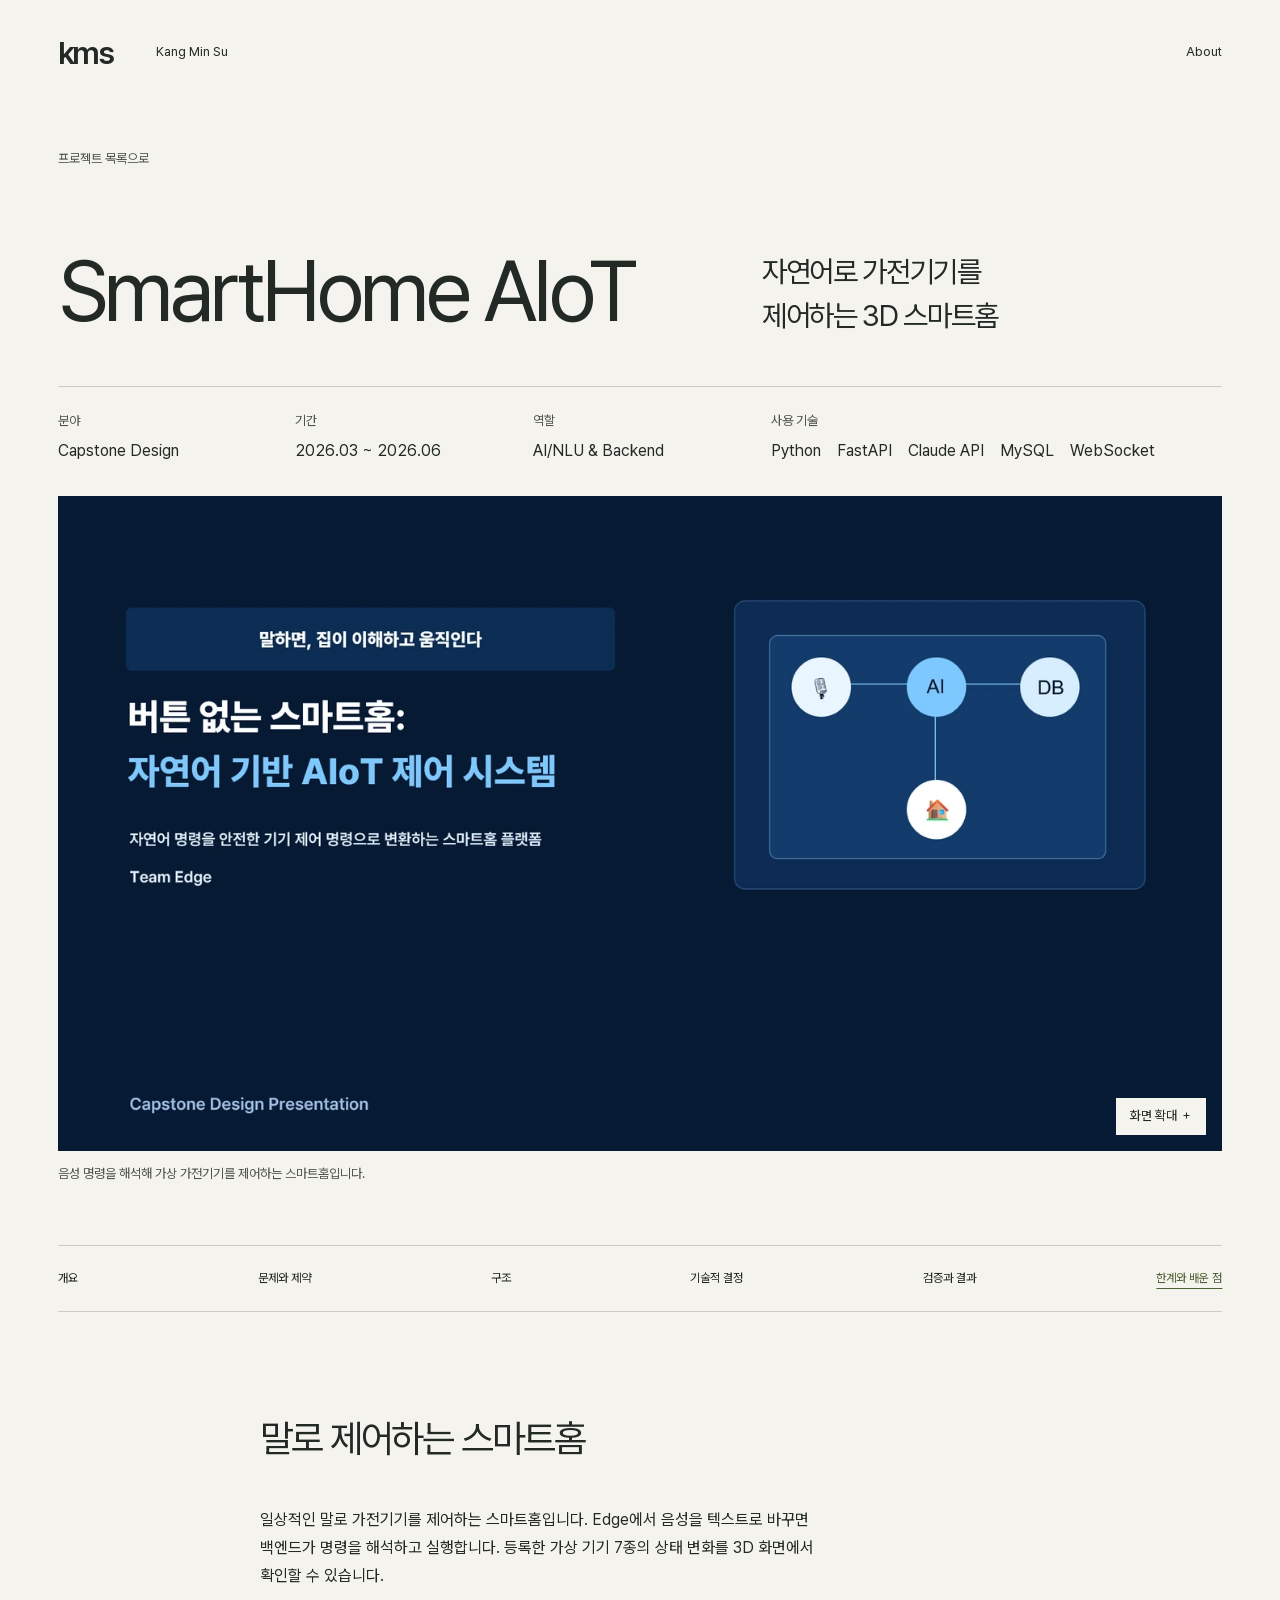
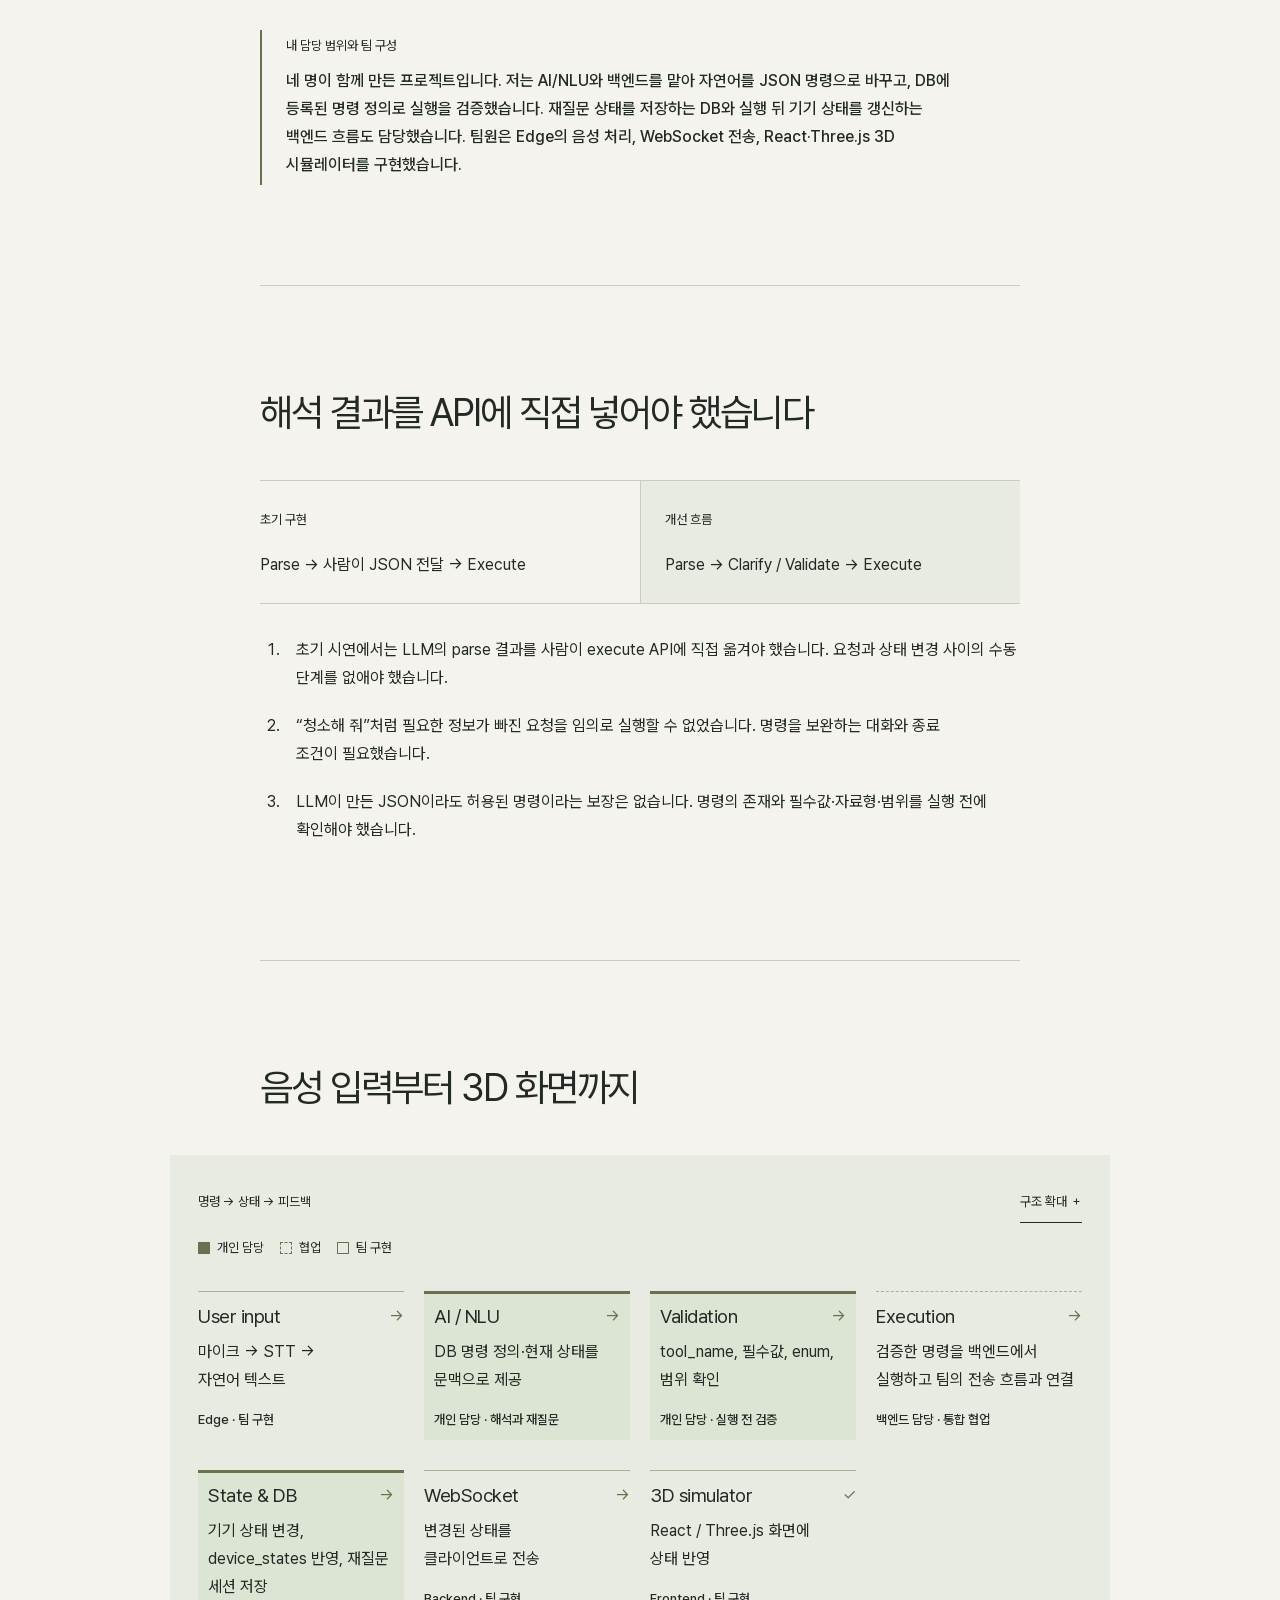
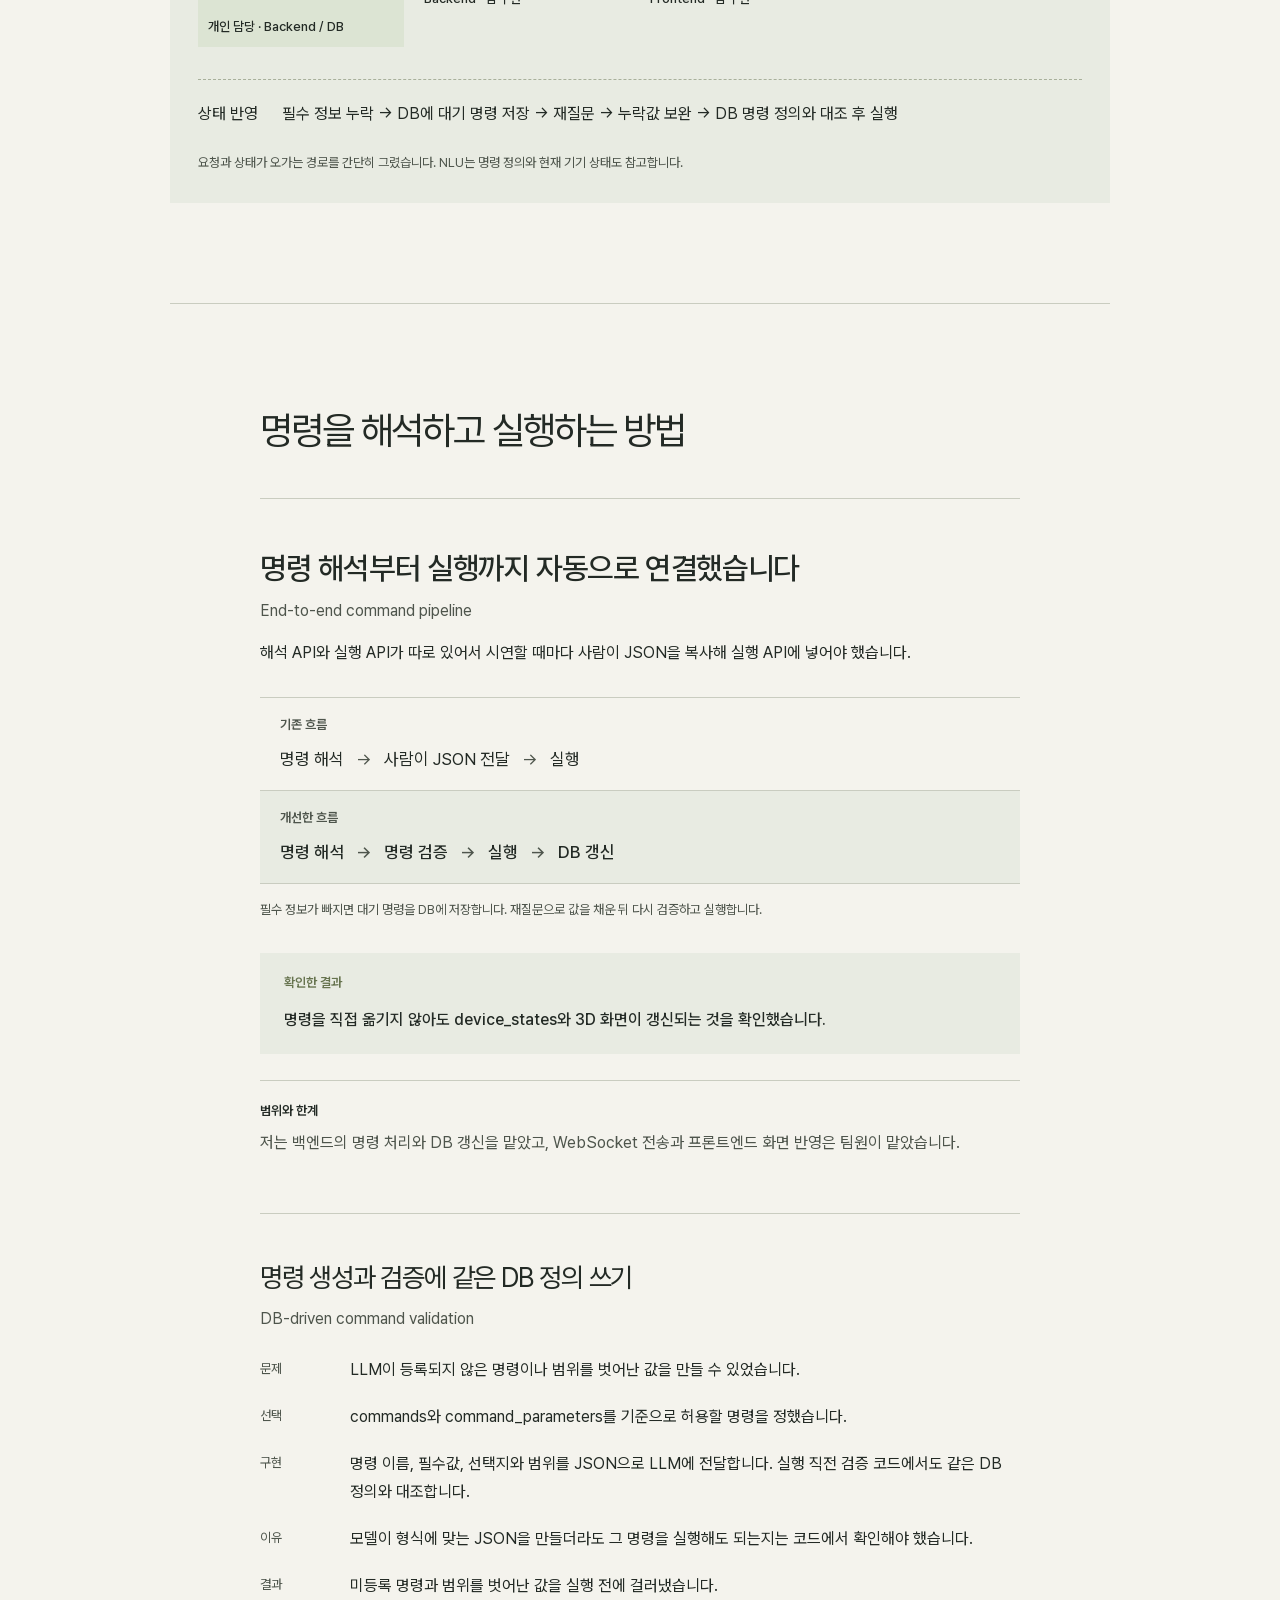
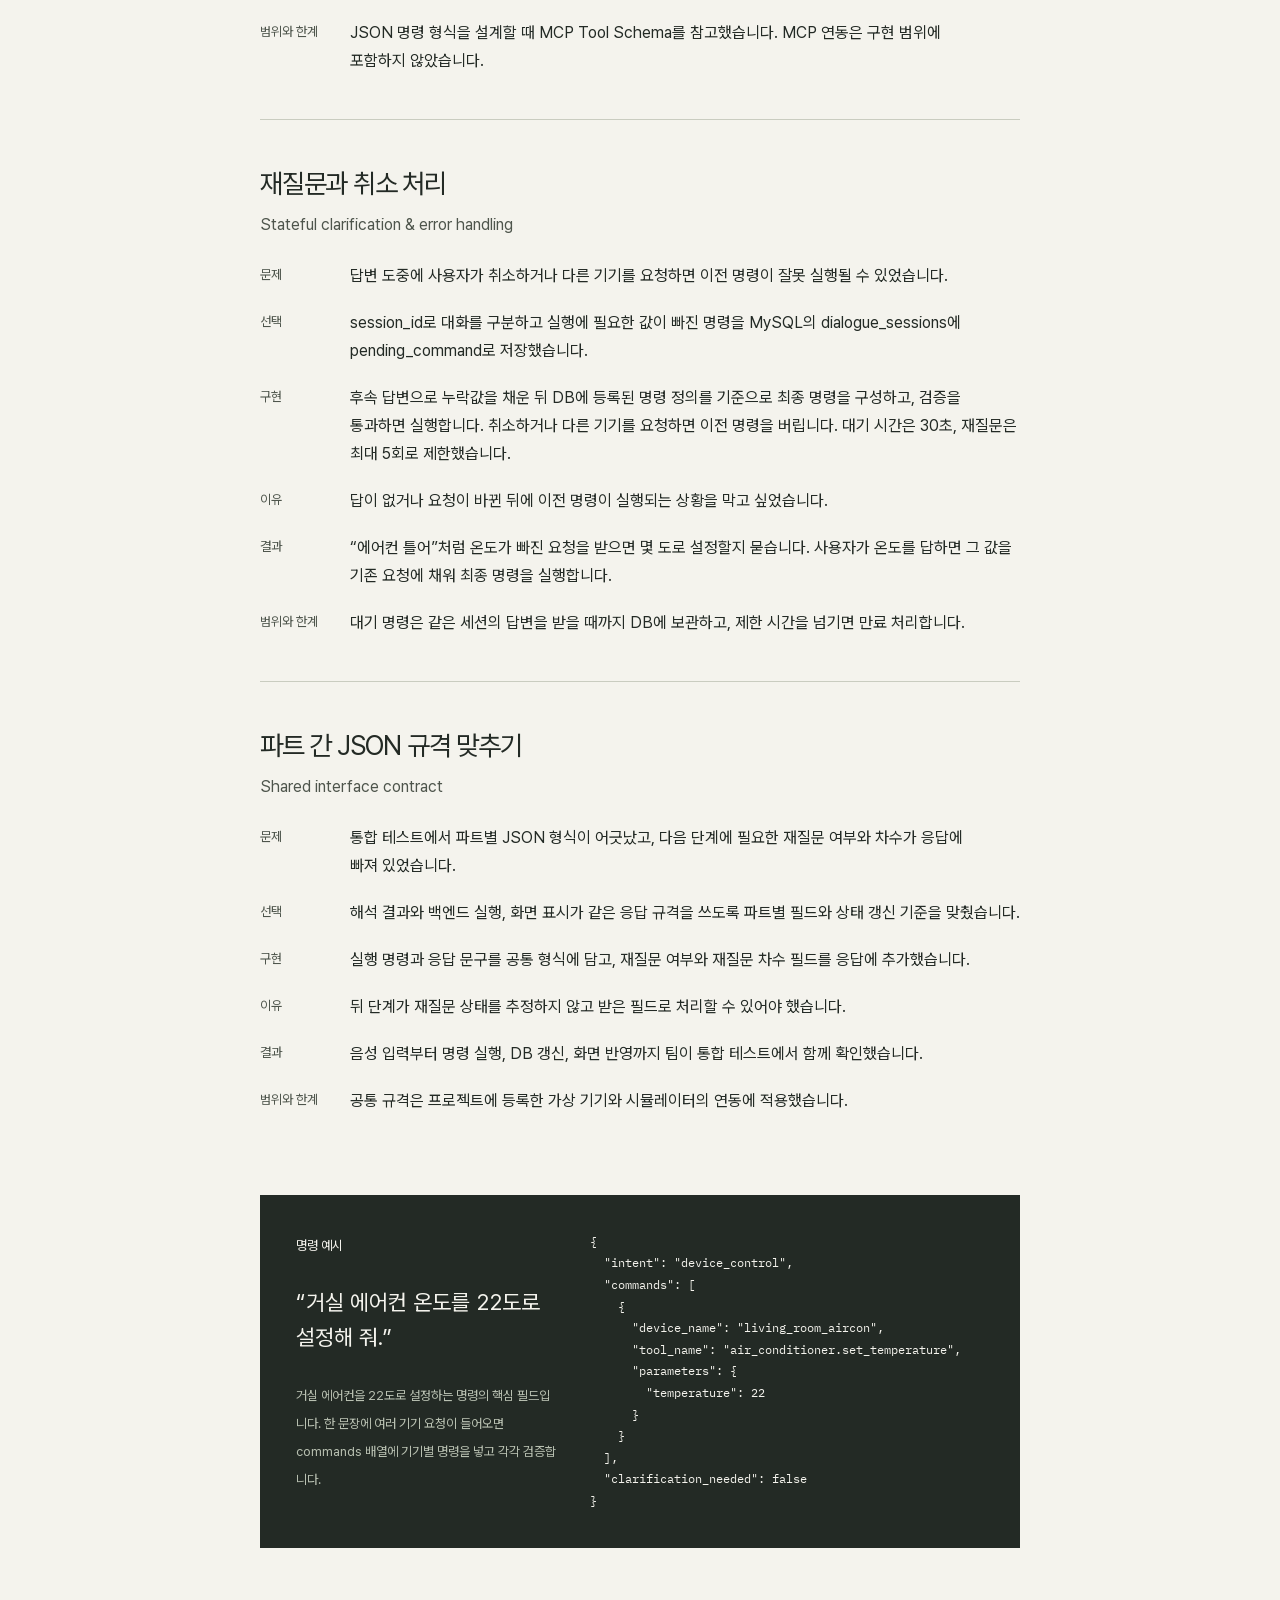
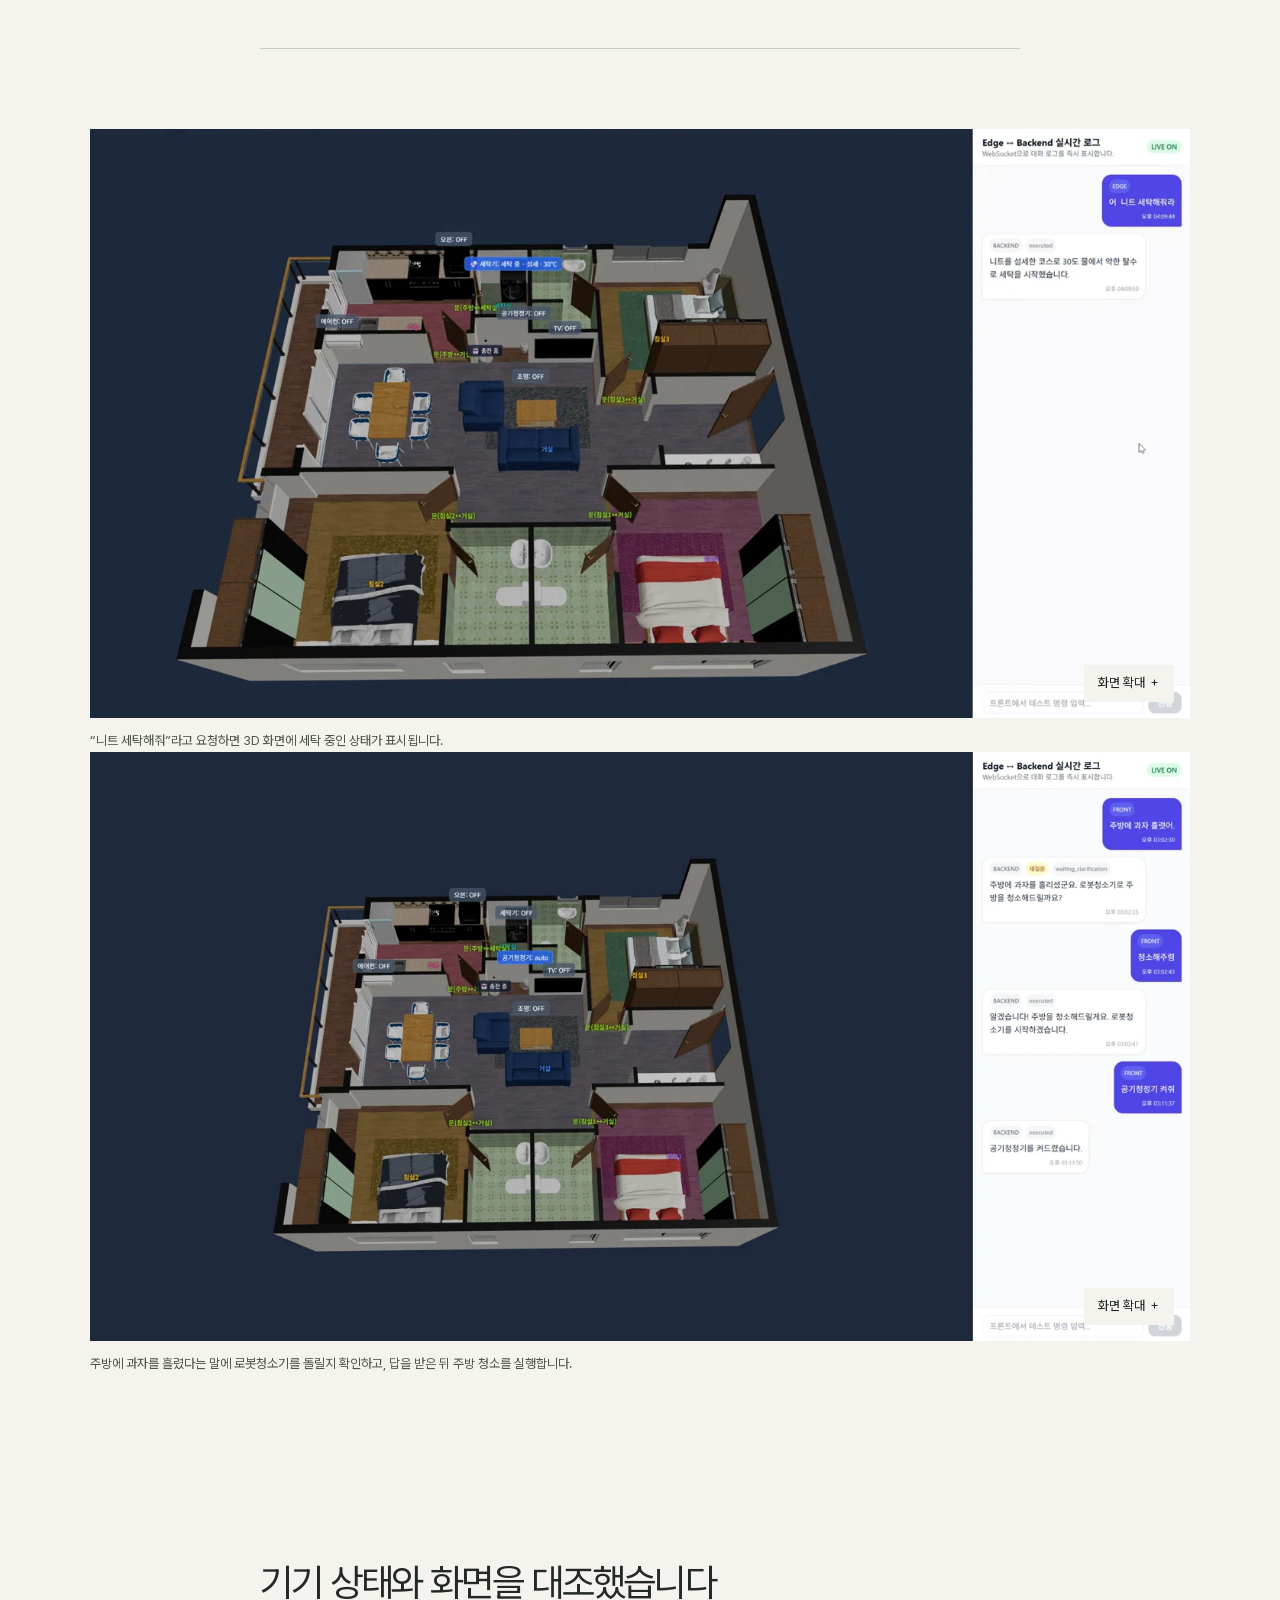
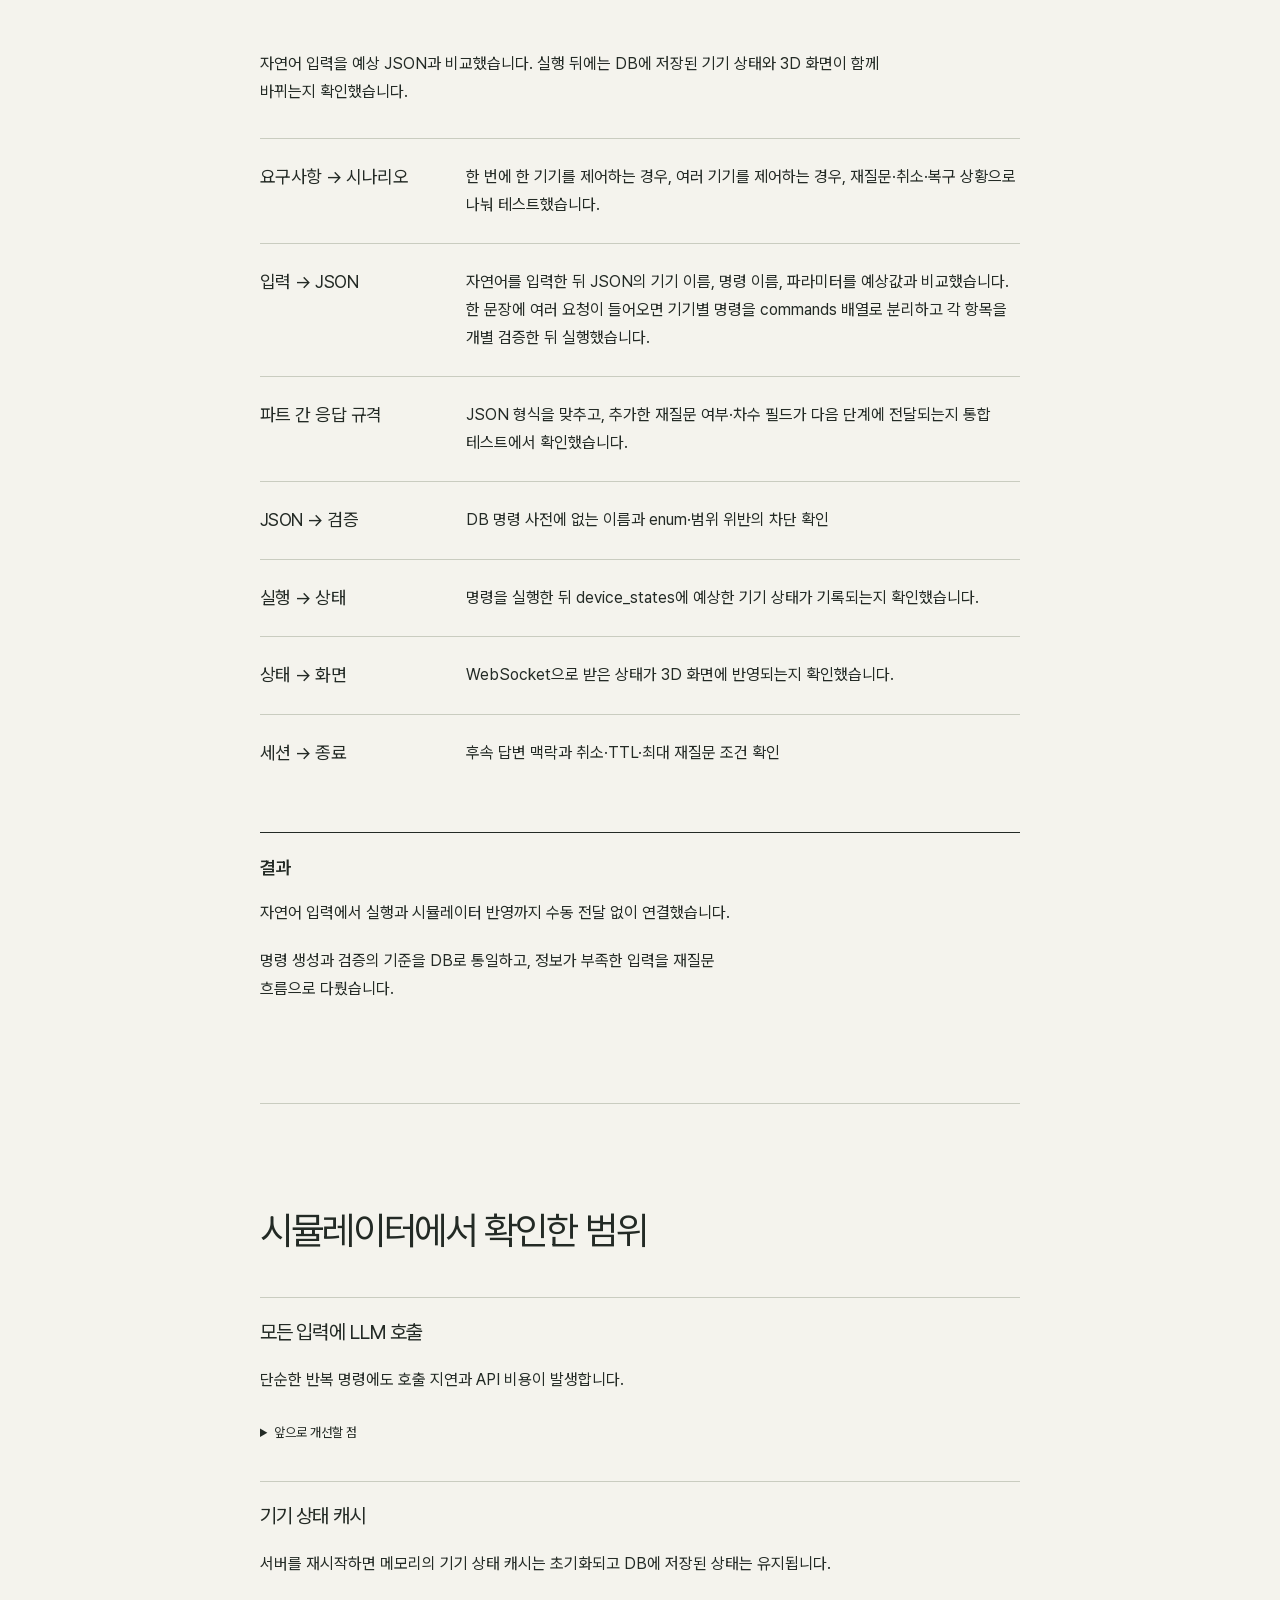
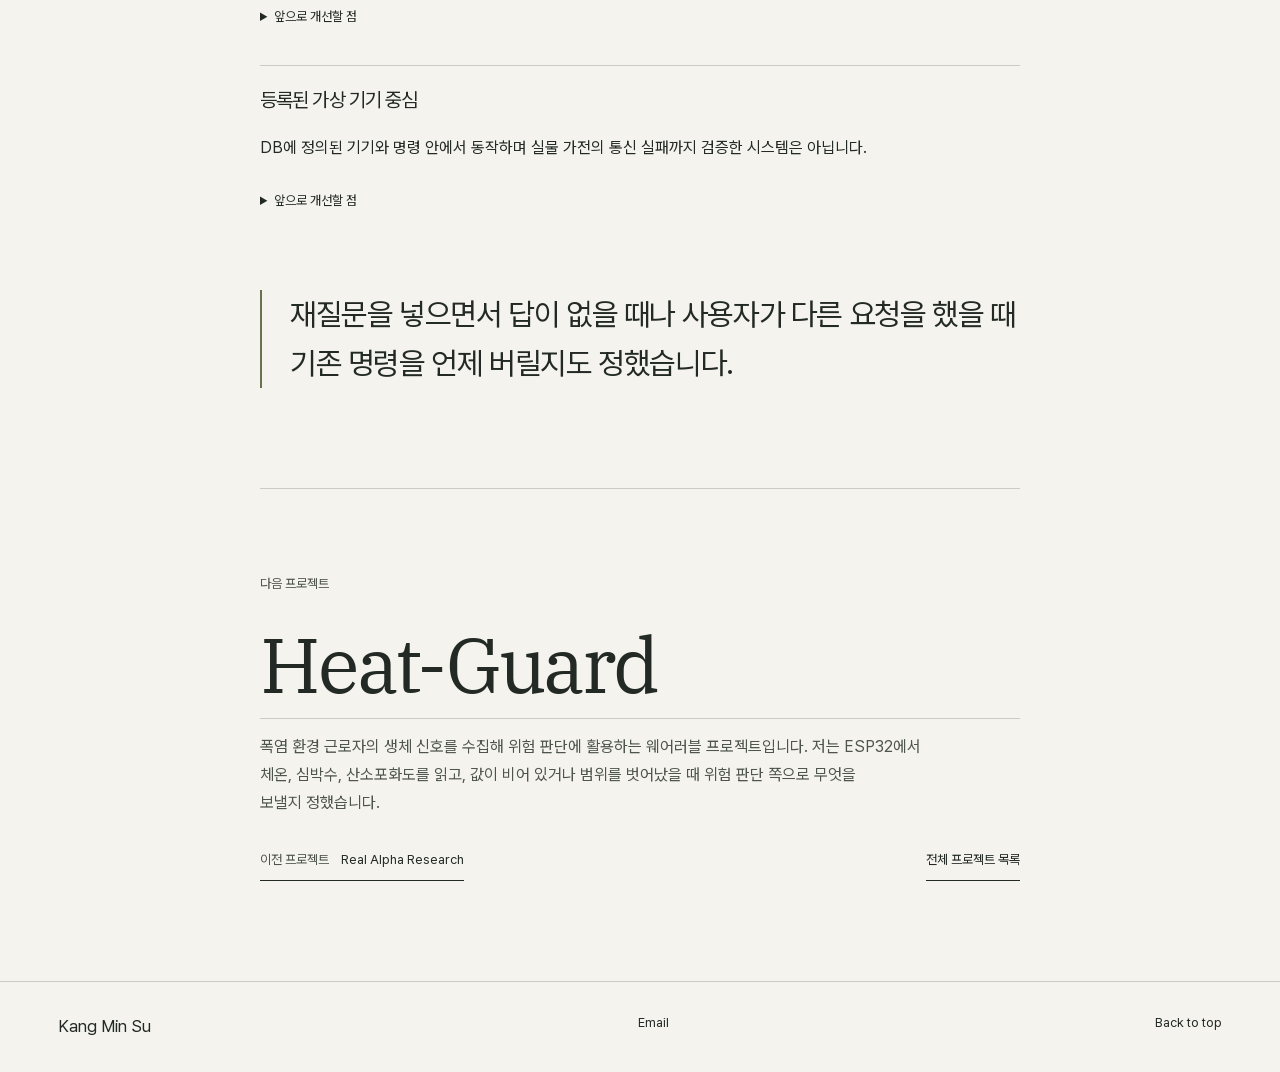
<file: projects/smarthome-aiot/index.html>
<!doctype html><html lang="ko"><head><meta charset="utf-8"><meta name="viewport" content="width=device-width,initial-scale=1"><title>SmartHome AIoT - Kang Min Su</title><meta name="description" content="일상적인 말로 가전기기를 제어하는 스마트홈입니다. Edge에서 음성을 텍스트로 바꾸면 백엔드가 명령을 해석하고 실행합니다. 등록한 가상 기기 7종의 상태 변화를 3D 화면에서 확인할 수 있습니다."><meta name="theme-color" content="#f4f3ed"><meta property="og:title" content="SmartHome AIoT - Kang Min Su"><meta property="og:description" content="일상적인 말로 가전기기를 제어하는 스마트홈입니다. Edge에서 음성을 텍스트로 바꾸면 백엔드가 명령을 해석하고 실행합니다. 등록한 가상 기기 7종의 상태 변화를 3D 화면에서 확인할 수 있습니다."><meta property="og:type" content="article"><meta property="og:locale" content="ko_KR"><link rel="canonical" href="https://uxnim.github.io/portfolio/projects/smarthome-aiot/"><meta property="og:url" content="https://uxnim.github.io/portfolio/projects/smarthome-aiot/"><meta property="og:image" content="https://uxnim.github.io/portfolio/media/smarthome-aiot-cover-1440.webp"><link rel="icon" href="data:image/svg+xml,%3Csvg xmlns='http://www.w3.org/2000/svg' viewBox='0 0 100 100'%3E%3Ctext x='10' y='75' font-size='70'%3Ek.%3C/text%3E%3C/svg%3E"><script>document.documentElement.classList.add('js')</script><link rel="preload" href="../../fonts/pretendard-variable.woff2" as="font" type="font/woff2" crossorigin><link rel="preload" href="../../fonts/ibm-plex-mono.woff2" as="font" type="font/woff2" crossorigin><link rel="stylesheet" href="../../site.css?v=1d085215630f"><script type="module" src="../../client.js?v=10e23744c8d7"></script></head><body><a class="skip-link" href="#main">본문으로 건너뛰기</a><header class="site-header wrap"><a class="wordmark" href="../../" aria-label="강민수 홈">kms</a><span class="header-note">Kang Min Su</span><nav aria-label="주요 메뉴"><a href="../../#about">About</a></nav></header><main id="main" tabindex="-1" class="wrap case-main"><section class="case-hero"><a class="text-link back-link" href="../../#work">프로젝트 목록으로</a><div class="case-headline"><div><h1>SmartHome AIoT</h1></div><p>자연어로 가전기기를 제어하는
3D 스마트홈</p></div><dl class="project-facts"><div><dt>분야</dt><dd>Capstone Design</dd></div><div><dt>기간</dt><dd class="figure">2026.03 ~ 2026.06</dd></div><div><dt>역할</dt><dd>AI/NLU &amp; Backend</dd></div><div><dt>사용 기술</dt><dd><ul class="tech-list" lang="en"><li>Python</li><li>FastAPI</li><li>Claude API</li><li>MySQL</li><li>WebSocket</li></ul></dd></div></dl><figure class="evidence-media"><button class="zoom-media" style="view-transition-name:cover-smarthome-aiot" data-image="../../media/smarthome-aiot-cover-1920.webp" data-alt="자연어로 가전기기를 제어하는 SmartHome AIoT 소개 이미지" aria-label="자연어로 가전기기를 제어하는 SmartHome AIoT 소개 이미지 확대"><img src="../../media/smarthome-aiot-cover-1440.webp" srcset="../../media/smarthome-aiot-cover-720.webp 720w, ../../media/smarthome-aiot-cover-1440.webp 1440w, ../../media/smarthome-aiot-cover-1920.webp 1920w" sizes="(max-width: 700px) 100vw, 90vw" alt="자연어로 가전기기를 제어하는 SmartHome AIoT 소개 이미지" width="1440" height="810" loading="eager" fetchpriority="high" decoding="async"><span class="zoom-label">화면 확대 ＋</span></button><figcaption>음성 명령을 해석해 가상 가전기기를 제어하는 스마트홈입니다.</figcaption></figure></section><nav class="case-index" aria-label="사례 목차"><a href="#overview">개요</a><a href="#problem">문제와 제약</a><a href="#architecture">구조</a><a href="#decisions">기술적 결정</a><a href="#verification">검증과 결과</a><a href="#lessons">한계와 배운 점</a></nav>
<section id="overview" class="case-section"><div class="section-body"><h2>말로 제어하는 스마트홈</h2><p class="large-copy">일상적인 말로 가전기기를 제어하는 스마트홈입니다. Edge에서 음성을 텍스트로 바꾸면 백엔드가 명령을 해석하고 실행합니다. 등록한 가상 기기 7종의 상태 변화를 3D 화면에서 확인할 수 있습니다.</p><div class="scope-note"><span class="meta">내 담당 범위와 팀 구성</span><p>네 명이 함께 만든 프로젝트입니다. 저는 AI/NLU와 백엔드를 맡아 자연어를 JSON 명령으로 바꾸고, DB에 등록된 명령 정의로 실행을 검증했습니다. 재질문 상태를 저장하는 DB와 실행 뒤 기기 상태를 갱신하는 백엔드 흐름도 담당했습니다. 팀원은 Edge의 음성 처리, WebSocket 전송, React·Three.js 3D 시뮬레이터를 구현했습니다.</p></div></div></section>
<section id="problem" class="case-section"><div class="section-body"><h2>해석 결과를 API에 직접 넣어야 했습니다</h2><div class="before-after"><div><span class="meta">초기 구현</span><p>Parse → 사람이 JSON 전달 → Execute</p></div><div><span class="meta">개선 흐름</span><p>Parse → Clarify / Validate → Execute</p></div></div><ol class="constraints"><li>초기 시연에서는 LLM의 parse 결과를 사람이 execute API에 직접 옮겨야 했습니다. 요청과 상태 변경 사이의 수동 단계를 없애야 했습니다.</li><li>“청소해 줘”처럼 필요한 정보가 빠진 요청을 임의로 실행할 수 없었습니다. 명령을 보완하는 대화와 종료 조건이 필요했습니다.</li><li>LLM이 만든 JSON이라도 허용된 명령이라는 보장은 없습니다. 명령의 존재와 필수값·자료형·범위를 실행 전에 확인해야 했습니다.</li></ol></div></section>
<section id="architecture" class="case-section"><div class="section-body"><h2>음성 입력부터 3D 화면까지</h2><div class="architecture">
    <div class="diagram-heading"><span class="meta">명령 → 상태 → 피드백</span><button class="text-link" data-diagram>구조 확대 ＋</button></div>
    <ul class="diagram-legend" aria-label="구현 담당 범례"><li data-scope="personal">개인 담당</li><li data-scope="shared">협업</li><li data-scope="team">팀 구현</li></ul><ol class="pipeline"><li data-scope="team">
    <h3>User input</h3><p>마이크 → STT → 자연어 텍스트</p><small>Edge · 팀 구현</small>
  </li><li data-scope="personal">
    <h3>AI / NLU</h3><p>DB 명령 정의·현재 상태를 문맥으로 제공</p><small>개인 담당 · 해석과 재질문</small>
  </li><li data-scope="personal">
    <h3>Validation</h3><p>tool_name, 필수값, enum, 범위 확인</p><small>개인 담당 · 실행 전 검증</small>
  </li><li data-scope="shared">
    <h3>Execution</h3><p>검증한 명령을 백엔드에서 실행하고 팀의 전송 흐름과 연결</p><small>백엔드 담당 · 통합 협업</small>
  </li><li data-scope="personal">
    <h3>State &amp; DB</h3><p>기기 상태 변경, device_states 반영, 재질문 세션 저장</p><small>개인 담당 · Backend / DB</small>
  </li><li data-scope="team">
    <h3>WebSocket</h3><p>변경된 상태를 클라이언트로 전송</p><small>Backend · 팀 구현</small>
  </li><li data-scope="team">
    <h3>3D simulator</h3><p>React / Three.js 화면에 상태 반영</p><small>Frontend · 팀 구현</small>
  </li></ol>
    <div class="diagram-return"><b>상태 반영</b><span>필수 정보 누락 → DB에 대기 명령 저장 → 재질문 → 누락값 보완 → DB 명령 정의와 대조 후 실행</span></div>
    <p class="caption">요청과 상태가 오가는 경로를 간단히 그렸습니다. NLU는 명령 정의와 현재 기기 상태도 참고합니다.</p>
  </div></div></section>
<section id="decisions" class="case-section"><div class="section-body"><h2>명령을 해석하고 실행하는 방법</h2><article class="decision-story">
      <header class="decision-story-heading">
        <h3>명령 해석부터 실행까지 자동으로 연결했습니다</h3>
        <p class="decision-label" lang="en">End-to-end command pipeline</p>
        <p class="decision-story-context">해석 API와 실행 API가 따로 있어서 시연할 때마다 사람이 JSON을 복사해 실행 API에 넣어야 했습니다.</p>
      </header>
      <figure class="decision-flow" aria-label="명령 처리 흐름 변경 전후">
        <div class="decision-flow-row"><span class="decision-flow-label">기존 흐름</span><ol><li>명령 해석</li><li>사람이 JSON 전달</li><li>실행</li></ol></div>
        <div class="decision-flow-row decision-flow-updated"><span class="decision-flow-label">개선한 흐름</span><ol><li>명령 해석</li><li>명령 검증</li><li>실행</li><li>DB 갱신</li></ol></div>
        <figcaption>필수 정보가 빠지면 대기 명령을 DB에 저장합니다. 재질문으로 값을 채운 뒤 다시 검증하고 실행합니다.</figcaption>
      </figure>
      <div class="decision-story-result">
        <h4>확인한 결과</h4>
        <p>명령을 직접 옮기지 않아도 device_states와 3D 화면이 갱신되는 것을 확인했습니다.</p>
      </div>
      <div class="decision-story-scope"><h4>범위와 한계</h4><p>저는 백엔드의 명령 처리와 DB 갱신을 맡았고, WebSocket 전송과 프론트엔드 화면 반영은 팀원이 맡았습니다.</p></div>
    </article><article class="decision">
    <div class="decision-intro"><h3>명령 생성과 검증에 같은 DB 정의 쓰기</h3><p class="decision-label" lang="en">DB-driven command validation</p></div>
    <div class="decision-copy">
      <div><h4>문제</h4><p>LLM이 등록되지 않은 명령이나 범위를 벗어난 값을 만들 수 있었습니다.</p></div><div><h4>선택</h4><p>commands와 command_parameters를 기준으로 허용할 명령을 정했습니다.</p></div><div><h4>구현</h4><p>명령 이름, 필수값, 선택지와 범위를 JSON으로 LLM에 전달합니다. 실행 직전 검증 코드에서도 같은 DB 정의와 대조합니다.</p></div><div><h4>이유</h4><p>모델이 형식에 맞는 JSON을 만들더라도 그 명령을 실행해도 되는지는 코드에서 확인해야 했습니다.</p></div><div><h4>결과</h4><p>미등록 명령과 범위를 벗어난 값을 실행 전에 걸러냈습니다.</p></div><div><h4>범위와 한계</h4><p>JSON 명령 형식을 설계할 때 MCP Tool Schema를 참고했습니다. MCP 연동은 구현 범위에 포함하지 않았습니다.</p></div>
    </div>
  </article><article class="decision">
    <div class="decision-intro"><h3>재질문과 취소 처리</h3><p class="decision-label" lang="en">Stateful clarification &amp; error handling</p></div>
    <div class="decision-copy">
      <div><h4>문제</h4><p>답변 도중에 사용자가 취소하거나 다른 기기를 요청하면 이전 명령이 잘못 실행될 수 있었습니다.</p></div><div><h4>선택</h4><p>session_id로 대화를 구분하고 실행에 필요한 값이 빠진 명령을 MySQL의 dialogue_sessions에 pending_command로 저장했습니다.</p></div><div><h4>구현</h4><p>후속 답변으로 누락값을 채운 뒤 DB에 등록된 명령 정의를 기준으로 최종 명령을 구성하고, 검증을 통과하면 실행합니다. 취소하거나 다른 기기를 요청하면 이전 명령을 버립니다. 대기 시간은 30초, 재질문은 최대 5회로 제한했습니다.</p></div><div><h4>이유</h4><p>답이 없거나 요청이 바뀐 뒤에 이전 명령이 실행되는 상황을 막고 싶었습니다.</p></div><div><h4>결과</h4><p>“에어컨 틀어”처럼 온도가 빠진 요청을 받으면 몇 도로 설정할지 묻습니다. 사용자가 온도를 답하면 그 값을 기존 요청에 채워 최종 명령을 실행합니다.</p></div><div><h4>범위와 한계</h4><p>대기 명령은 같은 세션의 답변을 받을 때까지 DB에 보관하고, 제한 시간을 넘기면 만료 처리합니다.</p></div>
    </div>
  </article><article class="decision">
    <div class="decision-intro"><h3>파트 간 JSON 규격 맞추기</h3><p class="decision-label" lang="en">Shared interface contract</p></div>
    <div class="decision-copy">
      <div><h4>문제</h4><p>통합 테스트에서 파트별 JSON 형식이 어긋났고, 다음 단계에 필요한 재질문 여부와 차수가 응답에 빠져 있었습니다.</p></div><div><h4>선택</h4><p>해석 결과와 백엔드 실행, 화면 표시가 같은 응답 규격을 쓰도록 파트별 필드와 상태 갱신 기준을 맞췄습니다.</p></div><div><h4>구현</h4><p>실행 명령과 응답 문구를 공통 형식에 담고, 재질문 여부와 재질문 차수 필드를 응답에 추가했습니다.</p></div><div><h4>이유</h4><p>뒤 단계가 재질문 상태를 추정하지 않고 받은 필드로 처리할 수 있어야 했습니다.</p></div><div><h4>결과</h4><p>음성 입력부터 명령 실행, DB 갱신, 화면 반영까지 팀이 통합 테스트에서 함께 확인했습니다.</p></div><div><h4>범위와 한계</h4><p>공통 규격은 프로젝트에 등록한 가상 기기와 시뮬레이터의 연동에 적용했습니다.</p></div>
    </div>
  </article><div class="io-example"><div><span class="meta">명령 예시</span><p>“거실 에어컨 온도를 22도로 설정해 줘.”</p><span class="caption">거실 에어컨을 22도로 설정하는 명령의 핵심 필드입니다. 한 문장에 여러 기기 요청이 들어오면 commands 배열에 기기별 명령을 넣고 각각 검증합니다.</span></div><pre tabindex="0" aria-label="기기 제어 명령 JSON 예시"><code>{
  &quot;intent&quot;: &quot;device_control&quot;,
  &quot;commands&quot;: [
    {
      &quot;device_name&quot;: &quot;living_room_aircon&quot;,
      &quot;tool_name&quot;: &quot;air_conditioner.set_temperature&quot;,
      &quot;parameters&quot;: {
        &quot;temperature&quot;: 22
      }
    }
  ],
  &quot;clarification_needed&quot;: false
}</code></pre></div></div></section>
<div class="case-gallery gallery-wide"><figure class="evidence-media"><button class="zoom-media" data-image="../../media/smarthome-simulator-washing-2400.webp" data-alt="3D 스마트홈에서 세탁 중인 기기 상태와 자연어 실행 응답이 함께 보이는 실제 화면" aria-label="3D 스마트홈에서 세탁 중인 기기 상태와 자연어 실행 응답이 함께 보이는 실제 화면 확대"><img src="../../media/smarthome-simulator-washing-1440.webp" srcset="../../media/smarthome-simulator-washing-720.webp 720w, ../../media/smarthome-simulator-washing-1440.webp 1440w, ../../media/smarthome-simulator-washing-2400.webp 2400w" sizes="(max-width: 700px) 100vw, 90vw" alt="3D 스마트홈에서 세탁 중인 기기 상태와 자연어 실행 응답이 함께 보이는 실제 화면" width="1440" height="771" loading="lazy"  decoding="async"><span class="zoom-label">화면 확대 ＋</span></button><figcaption>“니트 세탁해줘”라고 요청하면 3D 화면에 세탁 중인 상태가 표시됩니다.</figcaption></figure><figure class="evidence-media"><button class="zoom-media" data-image="../../media/smarthome-clarification-2400.webp" data-alt="주방에 과자를 흘렸다는 말에 로봇청소기 실행 여부를 확인한 대화와 3D 화면" aria-label="주방에 과자를 흘렸다는 말에 로봇청소기 실행 여부를 확인한 대화와 3D 화면 확대"><img src="../../media/smarthome-clarification-1440.webp" srcset="../../media/smarthome-clarification-720.webp 720w, ../../media/smarthome-clarification-1440.webp 1440w, ../../media/smarthome-clarification-2400.webp 2400w" sizes="(max-width: 700px) 100vw, 90vw" alt="주방에 과자를 흘렸다는 말에 로봇청소기 실행 여부를 확인한 대화와 3D 화면" width="1440" height="771" loading="lazy"  decoding="async"><span class="zoom-label">화면 확대 ＋</span></button><figcaption>주방에 과자를 흘렸다는 말에 로봇청소기를 돌릴지 확인하고, 답을 받은 뒤 주방 청소를 실행합니다.</figcaption></figure></div>
<section id="verification" class="case-section"><div class="section-body"><h2>기기 상태와 화면을 대조했습니다</h2><p class="section-intro">자연어 입력을 예상 JSON과 비교했습니다. 실행 뒤에는 DB에 저장된 기기 상태와 3D 화면이 함께 바뀌는지 확인했습니다.</p><div class="verification-list"><article><h3>요구사항 → 시나리오</h3><p>한 번에 한 기기를 제어하는 경우, 여러 기기를 제어하는 경우, 재질문·취소·복구 상황으로 나눠 테스트했습니다.</p></article><article><h3>입력 → JSON</h3><p>자연어를 입력한 뒤 JSON의 기기 이름, 명령 이름, 파라미터를 예상값과 비교했습니다. 한 문장에 여러 요청이 들어오면 기기별 명령을 commands 배열로 분리하고 각 항목을 개별 검증한 뒤 실행했습니다.</p></article><article><h3>파트 간 응답 규격</h3><p>JSON 형식을 맞추고, 추가한 재질문 여부·차수 필드가 다음 단계에 전달되는지 통합 테스트에서 확인했습니다.</p></article><article><h3>JSON → 검증</h3><p>DB 명령 사전에 없는 이름과 enum·범위 위반의 차단 확인</p></article><article><h3>실행 → 상태</h3><p>명령을 실행한 뒤 device_states에 예상한 기기 상태가 기록되는지 확인했습니다.</p></article><article><h3>상태 → 화면</h3><p>WebSocket으로 받은 상태가 3D 화면에 반영되는지 확인했습니다.</p></article><article><h3>세션 → 종료</h3><p>후속 답변 맥락과 취소·TTL·최대 재질문 조건 확인</p></article></div><div class="results"><h3>결과</h3><p>자연어 입력에서 실행과 시뮬레이터 반영까지 수동 전달 없이 연결했습니다.</p><p>명령 생성과 검증의 기준을 DB로 통일하고, 정보가 부족한 입력을 재질문 흐름으로 다뤘습니다.</p></div></div></section>
<section id="lessons" class="case-section"><div class="section-body"><h2>시뮬레이터에서 확인한 범위</h2><div class="limitations"><article><h3>모든 입력에 LLM 호출</h3><p>단순한 반복 명령에도 호출 지연과 API 비용이 발생합니다.</p><details><summary>앞으로 개선할 점</summary><p>자주 쓰는 정형 명령은 규칙으로 처리하고, 복잡한 표현만 LLM으로 넘기는 하이브리드 경로를 검토할 수 있습니다.</p></details></article><article><h3>기기 상태 캐시</h3><p>서버를 재시작하면 메모리의 기기 상태 캐시는 초기화되고 DB에 저장된 상태는 유지됩니다.</p><details><summary>앞으로 개선할 점</summary><p>재시작 뒤 캐시와 DB 상태를 다시 맞추는 경로를 검증할 수 있습니다.</p></details></article><article><h3>등록된 가상 기기 중심</h3><p>DB에 정의된 기기와 명령 안에서 동작하며 실물 가전의 통신 실패까지 검증한 시스템은 아닙니다.</p><details><summary>앞으로 개선할 점</summary><p>실기기 어댑터, 실패 복구, 명령의 중복 실행 방지에 대한 별도 검증이 필요합니다.</p></details></article></div><blockquote>재질문을 넣으면서 답이 없을 때나 사용자가 다른 요청을 했을 때 기존 명령을 언제 버릴지도 정했습니다.</blockquote></div></section>


<section class="next-project"><div><span class="caption">다음 프로젝트</span><a href="../heat-guard/">Heat-Guard</a><p>폭염 환경 근로자의 생체 신호를 수집해 위험 판단에 활용하는 웨어러블 프로젝트입니다. 저는 ESP32에서 체온, 심박수, 산소포화도를 읽고, 값이 비어 있거나 범위를 벗어났을 때 위험 판단 쪽으로 무엇을 보낼지 정했습니다.</p></div><nav aria-label="프로젝트 이동"><a class="text-link" href="../real-alpha-research/"><span class="link-kind">이전 프로젝트</span>Real Alpha Research</a><a class="text-link" href="../../#work">전체 프로젝트 목록</a></nav></section></main><footer class="wrap"><a href="../../">Kang Min Su</a><a href="mailto:minsukang231@gmail.com">Email</a><a href="#main">Back to top</a></footer><dialog id="viewer" aria-labelledby="viewer-title"><div class="viewer-toolbar"><h2 id="viewer-title">프로젝트 자료</h2><button data-close aria-label="확대 보기 닫기">닫기 ×</button></div><div id="viewer-content" tabindex="0" aria-label="확대 자료. 이미지가 화면보다 크면 방향키 또는 스크롤로 이동하세요."></div></dialog></body></html>
</file>
<file: site.css>
/* Hallmark · checked: 2026-11-14 · genre: editorial (inferred)
 * floor: 0 FAIL · fixed: 12 (3, 10a, 19, 26b, 34, 44d, 48, 50, 54, 63, 64, 67) · structural: 4 printed (6b, 9, 42, F15)
 * built: the project · redesign: polish · v2.0.0 */
/* Hallmark · waive 38iii · the moss period closing "Kang Min Su." is the only accent glyph in any head, once, in the hero · the period ends the name Kang Min Su like a signature, and the kms wordmark carries no other colour */
@font-face {
  font-family: Pretendard;
  src: url('./fonts/pretendard-variable.woff2') format('woff2');
  font-weight: 45 920;
  font-display: block;
}

@font-face {
  font-family: 'IBM Plex Mono';
  src: url('./fonts/ibm-plex-mono.woff2') format('woff2');
  font-display: block;
}

@font-face {
  font-family: 'IBM Plex Serif';
  src: url('./fonts/ibm-plex-serif-regular.woff2') format('woff2');
  font-display: block;
}

@font-face {
  font-family: 'IBM Plex Serif';
  src: url('./fonts/ibm-plex-serif.woff2') format('woff2');
  font-style: italic;
  font-display: block;
}
:root{--paper:#f4f3ed;--paper-2:#e8ebe2;--paper-warm:#e7e0d5;--well-strong:#dce4d3;--selection:#d3d9bd;--ink:#232a25;--muted:#4e554c;--on-ink-muted:#b8c0b1;--screen:#1c293b;--scrim:#182018d9;--line:#c9ccc0;--rule-strong:#a8b09b;--accent:#66734e;--accent-ink:#4e6136;--text-sm:13px;--text-body:16px;--serif:'IBM Plex Serif','Pretendard',Georgia,serif;--sans:'Pretendard',Arial,sans-serif;--mono:'IBM Plex Mono','Pretendard',monospace;--gutter:clamp(22px,4.5vw,86px);--measure-max:1600px;--ease-out:cubic-bezier(.2,.7,.2,1)}
*{box-sizing:border-box}html{scroll-behavior:smooth;scroll-padding-top:88px;overflow-x:clip}body{margin:0;overflow-x:clip;background:var(--paper);color:var(--ink);font:var(--text-body)/1.75 var(--sans);-webkit-font-smoothing:antialiased}a{color:inherit;text-decoration:none}button,summary{font:inherit;color:inherit;cursor:pointer}button{border:0;background:none}a,button,summary{-webkit-tap-highlight-color:transparent}a:focus-visible,button:focus-visible,summary:focus-visible,pre:focus-visible{outline:2px solid var(--accent);outline-offset:5px}::selection{background:var(--selection)}p,h1,h2,h3,h4,figure,dl{margin:0}p{word-break:keep-all;overflow-wrap:break-word}img{display:block;max-width:100%;height:auto}h1,h2,h3{font-weight:400;line-height:1.2;letter-spacing:-.045em;min-width:0;text-wrap:balance}em{font-family:var(--serif);font-weight:400}sup{font:11px var(--mono)}.wrap{width:100%;max-width:calc(var(--measure-max) + 2 * var(--gutter));padding-inline:var(--gutter);margin-inline:auto}.meta{font:var(--text-sm)/1.6 var(--sans)}.figure{font-family:var(--mono);font-variant-numeric:tabular-nums}.caption,figcaption{font-size:var(--text-sm);line-height:1.75;color:var(--muted)}.text-link{display:inline-flex;align-items:center;gap:12px;font-size:13px;border-bottom:1px solid currentColor;padding:7px 0;min-height:40px}.text-link .link-kind{color:var(--muted)}.skip-link{position:fixed;top:-100px;left:20px;z-index:100;background:var(--ink);color:var(--paper);padding:10px 20px}.skip-link:focus{top:10px}.site-header{display:flex;align-items:center;gap:44px;min-height:104px}.wordmark{font-size:31px;font-weight:600;letter-spacing:-.08em;line-height:1}.header-note{font-size:11px;line-height:1.6}.site-header nav{display:flex;gap:36px;margin-left:auto;font-size:13px}.site-header nav a{padding-block:12px}.site-header nav a:hover{text-decoration:underline;text-underline-offset:6px}.home-hero{padding-top:60px}.eyebrow{display:flex;justify-content:space-between;gap:20px}.home-hero h1{font-size:clamp(72px,12.8vw,220px);letter-spacing:-.075em;line-height:1.12;margin:24px 0 40px;white-space:nowrap}.home-hero h1 span{color:var(--accent)}.hero-lower{display:grid;grid-template-columns:1.18fr 1fr;gap:50px;align-items:start;padding-bottom:70px}.hero-copy{padding-top:4px;max-width:440px}.hero-copy>p{font-size:17px;line-height:1.85;margin-bottom:15px}.hero-copy>.meta{display:block;color:var(--muted)}.hero-copy .text-link{margin-top:24px}.work{padding:28px 0 140px;border-top:1px solid var(--line)}.work-heading{display:grid;grid-template-columns:1fr 1.35fr auto;align-items:baseline;gap:20px;margin-bottom:48px}.work-heading h2{font-family:var(--serif);font-size:clamp(28px,3.1vw,48px)}.project-grid{display:grid;grid-template-columns:repeat(12,minmax(0,1fr));column-gap:3.3vw;row-gap:100px;align-items:start}.project{min-width:0;grid-column:span 5}.project-1{grid-column:span 7}.project-2{padding-top:160px}.project-3{grid-column:2 / span 5}.project-4{grid-column:8 / span 5;padding-top:100px}.project-top{display:flex;justify-content:space-between;gap:12px;margin-bottom:12px;color:var(--muted)}.project-visual{display:block;position:relative;overflow:hidden;background:var(--paper-2);aspect-ratio:1.52}.project-1 .project-visual{aspect-ratio:1.65}.project-visual img{height:100%;width:100%;object-fit:contain;background:var(--screen)}.project-cta{position:absolute;right:16px;bottom:16px;background:var(--paper);padding:8px 14px;font-size:12px;transition:transform .3s}.project-visual:hover .project-cta{transform:translateY(-4px)}.media-placeholder{height:100%;min-height:220px;padding:clamp(24px,3vw,50px);display:flex;flex-direction:column;justify-content:center;align-items:flex-start;border:1px solid var(--line)}.media-placeholder>.meta{font-size:10px}.media-placeholder>span:nth-child(2){font:italic clamp(28px,3.3vw,56px)/1.2 var(--serif);margin:20px 0 32px;letter-spacing:-.04em}.media-placeholder small{font-size:12px;color:var(--muted);border-top:1px solid var(--line);padding-top:12px;width:100%}.project-3 .media-placeholder{background:var(--paper-warm)}.project-4 .media-placeholder{background:var(--paper-2)}.project-title{display:flex;justify-content:space-between;align-items:baseline;gap:20px;margin-top:24px}.project-title h3{font-size:clamp(26px,2.3vw,38px)}.project-title h3 a:hover{color:var(--accent)}.project-title .caption{white-space:nowrap;font-size:11px}.project-summary{margin:13px 0 22px;font-size:16px}.project-note{margin-top:20px;font-size:13px;border-top:1px solid var(--line)}summary{padding:12px 0}.project-note p{padding-bottom:12px}.about{border-top:1px solid var(--line);padding:80px 0 120px;display:grid;gap:40px}.about h2{font-size:clamp(30px,3.8vw,60px);line-height:1.45;letter-spacing:-.05em}.about-columns{display:grid;grid-template-columns:1fr 1fr;gap:48px;margin-top:48px;font-size:15px}footer{border-top:1px solid var(--line);display:flex;justify-content:space-between;gap:20px;padding-block:30px!important;font-size:12px}footer>a:first-child{font-size:17px}footer>span{color:var(--muted)}
/* Editorial case study */
.case-hero{padding-top:35px}.back-link{border:0;color:var(--muted)}.case-headline{display:grid;grid-template-columns:1.4fr 1fr;align-items:end;gap:60px;margin:48px 0}.case-headline h1{font-size:clamp(46px,6.6vw,114px);line-height:1.1;margin-top:18px;letter-spacing:-.065em}.case-headline>p{font-size:clamp(20px,2.3vw,36px);line-height:1.5;letter-spacing:-.045em}.project-facts{display:grid;grid-template-columns:1fr 1fr 2fr;gap:24px;padding:24px 0 32px;border-top:1px solid var(--line)}dt{font:var(--text-sm)/1.6 var(--sans);color:var(--muted);margin-bottom:7px}dd{margin:0;font-size:13px}.evidence-media{margin:0}.zoom-media{width:100%;padding:0;display:block;position:relative;background:var(--screen)}.zoom-media img{width:100%;height:auto}.zoom-label{position:absolute;bottom:16px;right:16px;background:var(--paper);font-size:12px;padding:7px 14px;transition:transform .25s}.zoom-media:hover .zoom-label{transform:translateY(-3px)}figcaption{margin-top:12px}.case-index{display:flex;justify-content:space-between;gap:14px;border-block:1px solid var(--line);margin:60px 0 0;padding:14px 0;position:sticky;top:0;background:var(--paper);z-index:10}.case-index a{font-size:12px;padding:8px 0;white-space:nowrap}.case-index span{font:10px var(--mono);color:var(--muted);margin-right:7px}.case-index a[aria-current]{color:var(--accent-ink);text-decoration:underline;text-underline-offset:6px}.case-section{display:grid;grid-template-columns:1fr 3fr;gap:40px;padding:100px 0;border-bottom:1px solid var(--line)}.section-rail{padding-top:8px}.section-body{min-width:0}.section-body>h2{font-size:clamp(28px,3vw,48px);line-height:1.4;letter-spacing:-.055em;margin-bottom:40px;max-width:900px;word-break:keep-all}.large-copy{max-width:820px}.scope-note{margin-top:40px;display:grid;grid-template-columns:180px 1fr;gap:24px;border-left:2px solid var(--accent);padding:6px 0 6px 24px}.scope-note p{max-width:670px;font-weight:500}.before-after{display:grid;grid-template-columns:1fr 1fr;margin-bottom:32px;border-block:1px solid var(--line)}.before-after>div{padding:24px 24px 24px 0}.before-after>div+div{padding-left:24px;background:var(--paper-2);border-left:1px solid var(--line)}.before-after p{margin-top:18px}.before-after strong{font-weight:400;text-decoration:line-through;color:var(--muted)}.constraints{padding-left:24px;display:grid;gap:20px;max-width:850px}.constraints li{padding-left:12px;word-break:keep-all}.architecture{background:var(--paper-2);padding:28px}.diagram-heading{display:flex;justify-content:space-between;align-items:center;gap:20px}.pipeline{list-style:none;padding:0;margin:32px 0;display:grid;grid-template-columns:repeat(4,minmax(0,1fr));gap:30px 20px}.pipeline li{border-top:1px solid var(--rule-strong);padding-top:14px;position:relative}.pipeline li:after{content:'→';position:absolute;right:0;top:10px;color:var(--accent)}.pipeline li:last-child:after{content:'✓'}.pipeline h3{font-size:19px;letter-spacing:-.025em;margin:14px 0 9px}.pipeline small{font-size:var(--text-sm);font-weight:500;line-height:1.55;color:var(--ink);display:block;margin-top:16px;overflow-wrap:anywhere}.diagram-return{padding-top:20px;border-top:1px dashed var(--rule-strong);display:flex;gap:24px}.diagram-return b{font-weight:400;white-space:nowrap}.architecture>.caption{margin-top:24px}.decision{display:grid;grid-template-columns:1fr 1.35fr;gap:50px;padding:44px 0;border-top:1px solid var(--line)}.decision h3{font-size:27px;line-height:1.5;word-break:keep-all}.decision-copy{display:grid;gap:19px}.decision-copy>div{display:grid;grid-template-columns:70px 1fr;gap:20px}.decision-copy h4{font-size:11px;font-weight:400;line-height:2;color:var(--muted)}.io-example{display:grid;grid-template-columns:.8fr 1.2fr;margin-top:36px;background:var(--ink);color:var(--paper);padding:36px;gap:32px}.io-example>div>p{font-size:22px;line-height:1.6;margin:26px 0}.io-example .caption{color:var(--on-ink-muted)}pre{font:12px/1.8 var(--mono);margin:0;white-space:pre-wrap;overflow-wrap:anywhere;min-width:0}pre code{font:inherit}.case-gallery{max-width:1100px;margin:80px auto}.section-intro{max-width:700px;margin-bottom:32px}.verification-list article{display:grid;grid-template-columns:clamp(11rem,24%,14rem) minmax(0,1fr);gap:14px 24px;border-top:1px solid var(--line);padding:24px 0}.verification-list h3{font-size:18px;line-height:1.6;letter-spacing:-.03em}.verification-list p{max-width:680px}.verification-list small{grid-column:2;font-size:11px;color:var(--muted)}.evidence-note{font-size:12px;color:var(--muted);line-height:1.9;max-width:800px;margin:30px 0}.results{border-top:1px solid var(--ink);padding-top:24px;margin-top:40px}.results p{max-width:780px;margin-top:20px}.limitations{display:grid;grid-template-columns:repeat(3,minmax(0,1fr));gap:32px}.limitations article{border-top:1px solid var(--line);padding-top:20px}.limitations h3{font-size:20px;line-height:1.4;margin-bottom:20px}.limitations details{font-size:var(--text-sm);margin-top:16px}blockquote{font-size:clamp(22px,2.4vw,36px);line-height:1.6;letter-spacing:-.045em;margin:65px 0 0;padding-left:28px;border-left:2px solid var(--accent)}.next-project{padding:80px 0 100px;display:grid;grid-template-columns:1fr 3fr;gap:40px}.next-project>div>a{display:flex;justify-content:space-between;gap:24px;font:clamp(45px,6vw,90px)/1.4 var(--serif);letter-spacing:-.04em;border-bottom:1px solid var(--line);margin:14px 0}.next-project>div>a:hover{color:var(--accent)}.next-project p{color:var(--muted)}.next-project nav{grid-column:2;display:flex;justify-content:space-between;gap:20px}.modal-open{overflow:hidden}dialog{border:0;padding:24px;background:var(--paper);color:var(--ink);width:min(96%,1700px);max-width:none;max-height:94dvh}dialog::backdrop{background:var(--scrim)}.viewer-toolbar{display:flex;align-items:center;justify-content:space-between;gap:20px;margin-bottom:20px;position:sticky;top:-24px;background:var(--paper);z-index:1;padding:8px 0}.viewer-toolbar h2{font-size:18px}.viewer-toolbar button{min-height:44px}.viewer-toolbar button:hover{text-decoration:underline}#viewer-content>img{width:100%;max-width:none}dialog[data-kind=image] #viewer-content{overflow:auto}dialog[data-kind=image] #viewer-content>img{min-width:1000px}dialog .pipeline{grid-template-columns:repeat(4,minmax(0,1fr))}
@keyframes settle{from{transform:translateY(16px)}to{transform:translateY(0)}}.in-view{animation:settle .65s cubic-bezier(.2,.6,.2,1) both}@view-transition{navigation:auto}::view-transition-old(root),::view-transition-new(root){animation-duration:.18s}
@media(min-width:1600px){.home-hero{padding-top:85px}.hero-lower{padding-bottom:110px}.project-grid{row-gap:140px}.case-section{padding-block:120px}}
@media(max-width:1100px){.work-heading{grid-template-columns:1fr 1.6fr}.work-heading>.caption{grid-column:2}.project-title{display:block}.project-title .caption{display:block;margin-top:8px}.case-section{grid-template-columns:160px 1fr;gap:28px}.pipeline{grid-template-columns:repeat(2,minmax(0,1fr))}.decision{grid-template-columns:1fr;gap:26px}.limitations{grid-template-columns:1fr;gap:30px}.scope-note{grid-template-columns:1fr;gap:12px}.case-headline{gap:30px}.about-columns{gap:26px}}
@media(max-width:760px){:root{--gutter:24px}.site-header{min-height:90px;gap:24px}.header-note{font-size:10px}.site-header nav{gap:22px}.home-hero{padding-top:40px}.eyebrow{display:block}.home-hero h1{font-size:12.2vw;margin:22px 0 34px}.hero-lower{grid-template-columns:1fr;gap:30px;padding-bottom:48px}.hero-copy>p{font-size:16px}.hero-copy .text-link{margin-top:18px}.work{padding-bottom:80px}.work-heading{grid-template-columns:1fr;gap:12px;margin-bottom:30px}.work-heading>.caption{grid-column:auto}.work-heading h2{font-size:32px}.project-grid{grid-template-columns:minmax(0,1fr);gap:56px}.project,.project-1,.project-2,.project-3,.project-4{grid-column:auto;padding-top:0}.project-visual,.project-1 .project-visual{aspect-ratio:1.5}.project-title{margin-top:20px;display:flex;gap:12px}.project-title h3{font-size:28px}.project-title .caption{font-size:10px;white-space:normal}.project-top{font-size:10px}.project-summary{font-size:15px;margin-bottom:16px}.media-placeholder{min-height:0}.media-placeholder>span:nth-child(2){font-size:34px;margin:14px 0 22px}.about{grid-template-columns:1fr;gap:28px;padding:50px 0 70px}.about h2{font-size:29px}.about-columns{grid-template-columns:1fr;gap:24px;margin-top:28px}footer{flex-wrap:wrap;padding-block:26px!important}footer>span{order:3;flex-basis:100%;font-size:11px}.case-hero{padding-top:15px}.case-headline{grid-template-columns:1fr;gap:24px;margin:30px 0}.case-headline h1{font-size:clamp(36px,8.8vw,66px);white-space:normal}.case-headline>p{font-size:24px;line-height:1.5}.project-facts{grid-template-columns:1fr 1fr;gap:20px}.project-facts>div:last-child{grid-column:1 / -1}.case-hero .evidence-media{margin-inline:calc(-1 * var(--gutter))}.case-hero figcaption{padding-inline:var(--gutter)}.zoom-label{font-size:10px;padding:5px 10px;bottom:8px;right:8px}.case-index{overflow-x:auto;justify-content:flex-start;gap:24px;margin-top:32px;scrollbar-width:thin;padding:8px 0;scrollbar-color:var(--rule-strong) transparent}.case-index a{font-size:11px}.case-index span{display:none}.case-section{grid-template-columns:1fr;gap:22px;padding:55px 0}.section-rail{padding:0}.section-body>h2{font-size:28px;margin-bottom:28px}.scope-note{margin-top:28px;padding-left:18px}.before-after{grid-template-columns:1fr}.before-after>div{padding:20px 16px}.before-after>div+div{padding:20px 16px;border-left:0;border-top:1px solid var(--line)}.constraints{gap:20px;padding-left:20px}.constraints li{padding-left:4px}.architecture{padding:20px}.diagram-heading{align-items:flex-start}.diagram-heading>.meta{font-size:10px;max-width:120px}.diagram-heading .text-link{font-size:11px;white-space:nowrap;padding-top:0}.pipeline,dialog .pipeline{grid-template-columns:1fr;gap:22px;margin:24px 0}.pipeline li{display:grid;gap:6px;padding-top:16px}.pipeline h3{margin:0;font-size:20px}.pipeline p,.pipeline small{margin:0}.pipeline li:after{content:'↓';top:10px}.pipeline li:last-child:after{content:'✓'}.diagram-return{flex-direction:column;gap:8px}.decision{padding:30px 0;gap:24px}.decision h3{font-size:25px}.decision-copy>div{grid-template-columns:1fr;gap:4px}.decision-copy h4{font-size:12px}.io-example{grid-template-columns:1fr;padding:22px;margin-top:16px;gap:30px}.io-example pre{font-size:11px}.io-example>div>p{font-size:21px;margin:20px 0}.case-gallery{margin:48px 0}.verification-list article{grid-template-columns:minmax(0,1fr);gap:6px;padding:22px 0}.verification-list small{grid-column:auto}.verification-list h3{font-size:18px}.limitations h3{font-size:22px}blockquote{margin-top:40px;font-size:24px;padding-left:20px}.next-project{grid-template-columns:1fr;padding:50px 0 60px;gap:25px}.next-project>div>a{font-size:48px}.next-project nav{grid-column:auto;flex-direction:column;align-items:flex-start}.next-project .text-link{font-size:12px}dialog{padding:16px;width:94%}.viewer-toolbar{top:-16px}.viewer-toolbar h2{font-size:16px}}
@media(max-width:360px){:root{--gutter:20px}.header-note{display:none}.project-title{display:block}.project-title .caption{margin-top:5px}.project-top{font-size:9px}.case-headline h1{font-size:34px}.section-body>h2{font-size:25px}.meta{font-size:11px}.io-example{padding:18px}}
@media(prefers-reduced-motion:reduce){html{scroll-behavior:auto}*,*:before,*:after{animation:none!important;transition:none!important}::view-transition-group(*),::view-transition-old(*),::view-transition-new(*){animation:none!important}}

.gallery-pair{display:grid;grid-template-columns:1fr 1fr;gap:30px}.extra-blocks{max-width:1000px;margin:70px auto;display:grid;gap:40px}.code-block{background:var(--ink);color:var(--paper);padding:28px}.code-block figcaption{color:var(--on-ink-muted);margin-bottom:20px}.text-block h3{font-size:28px;margin-bottom:20px}.project-links{display:flex;gap:30px;margin:40px 0}@media(max-width:760px){.gallery-pair{grid-template-columns:1fr}.project-links{flex-direction:column;align-items:start}}

h1,h2,h3{word-break:keep-all;overflow-wrap:break-word}.project-top{font-size:12px}@media(max-width:760px){.project-top{font-size:12px;flex-wrap:wrap}.project-cta{font-size:11px;right:10px;bottom:10px;padding:7px 10px}}@media(max-width:360px){.about h2{font-size:26px}.next-project>div>a{font-size:42px}}

#viewer-content:focus-visible{outline:2px solid var(--accent);outline-offset:3px}@media(max-width:760px){dialog[data-kind=image] #viewer-content>img{min-width:1400px}}

/* Additional projects follow the existing asymmetric editorial grid. */
@media(min-width:761px){.project-5{grid-column:1 / span 7}.project-6{grid-column:8 / span 5;padding-top:140px}.project-7{grid-column:1 / span 7}}
.experience{display:grid;gap:40px;border-top:1px solid var(--line);padding:75px 0 100px}.experience-heading h2{font-size:clamp(26px,2.6vw,40px);line-height:1.5}.experience-list article{display:grid;grid-template-columns:120px 1fr;gap:24px;padding:30px 0;border-bottom:1px solid var(--line)}.experience-list article:first-child{padding-top:0}.experience-list h3{font-size:22px;line-height:1.5;margin-bottom:14px}.experience-list p{font-size:15px}.experience-list .caption{font-size:12px;margin-top:14px}
@media(max-width:760px){.experience{grid-template-columns:1fr;padding:45px 0 65px;gap:32px}.experience-list article{grid-template-columns:1fr;gap:12px}.experience-list h3{font-size:21px}.experience-heading h2{font-size:28px}}

/* Copy-only branding refinement: preserve the existing typography and grid. */
.hero-introduction span{display:block;word-break:keep-all;overflow-wrap:normal;text-wrap:pretty}
.header-note{max-width:170px;min-width:0}
@media(max-width:760px){.header-note{max-width:96px}.site-header nav{flex-shrink:0}.site-header nav a{white-space:nowrap}}

.hero-background{font-size:16px;line-height:1.8}.hero-background>a{display:inline-block;margin-top:5px;text-decoration:underline;text-underline-offset:4px}.hero-background>.caption{margin-top:5px}.hero-actions{display:flex;align-items:baseline;flex-wrap:wrap;gap:10px 24px}.email-link{font:14px/1.8 var(--mono);overflow-wrap:anywhere}.email-link:hover{text-decoration:underline;text-underline-offset:4px}.project-teasers{margin-top:75px;border-top:1px solid var(--line)}.project-teasers article{display:flex;align-items:start;justify-content:space-between;gap:40px;padding:30px 0}.project-teasers h3{font:italic 32px/1.3 var(--serif);margin:12px 0}.project-teasers p{max-width:750px;font-size:14px}.project-teasers article>.caption{flex-shrink:0}.project-teasers .meta{color:var(--muted)}
@media(min-width:761px){.project-8{grid-column:8 / span 5;padding-top:100px}.project-9{grid-column:2 / span 5}}
@media(max-width:760px){.hero-background{font-size:15px}.hero-background .caption{font-size:11px}.hero-actions{gap:14px}.project-teasers{margin-top:50px}.project-teasers article{flex-direction:column;gap:18px}.project-teasers h3{font-size:29px}}

/* Home information hierarchy: profile left, introduction and work context right. */
.hero-background>a.email-link{margin-top:9px;text-decoration:none}.hero-background>a.email-link:hover{text-decoration:underline}
.hero-internship{display:grid;gap:3px;margin-top:24px;padding-top:18px;border-top:1px solid var(--line);font-size:14px;max-width:380px}.hero-internship .meta{font-size:10px;color:var(--muted)}.hero-internship small{font-size:12px;color:var(--muted)}.hero-internship:hover>span:nth-child(2){text-decoration:underline;text-underline-offset:4px}
.home-hero+.about{padding-bottom:80px}.about+#work{border-top:1px solid var(--line)}
@media(max-width:760px){.hero-internship{margin-top:20px;padding-top:15px;font-size:13px}.home-hero+.about{padding-bottom:55px}}

/* A quiet section index replaces the two unrelated hero shortcuts. */
.hero-index{display:grid;max-width:380px;margin-top:26px;border-top:1px solid var(--line)}
.hero-index>a{display:flex;align-items:center;justify-content:space-between;gap:20px;min-height:40px;padding:7px 0;border-bottom:1px solid var(--line)}
.hero-index>a:hover,.hero-index>a:focus-visible{color:var(--accent)}

/* Project entry belongs to the caption, leaving the original image unobstructed. */
.project-detail-link{display:inline-flex;align-items:center;gap:9px;flex-shrink:0;min-height:36px;font-size:13px;white-space:nowrap;color:var(--muted)}
.project-detail-link>span{display:grid;place-items:center;width:28px;height:28px;border:1px solid var(--line);border-radius:50%;font-size:16px;line-height:1;transition:transform .25s,border-color .25s}
.project-detail-link:hover,.project-detail-link:focus-visible,.project:has(.project-visual:hover) .project-detail-link,.project:has(.project-visual:focus-visible) .project-detail-link{color:var(--accent)}
.project-detail-link:hover>span,.project-detail-link:focus-visible>span,.project:has(.project-visual:hover) .project-detail-link>span,.project:has(.project-visual:focus-visible) .project-detail-link>span{border-color:var(--accent);transform:translate(2px,-2px)}
.credential-kind{display:inline-block;margin-left:14px;font-size:12px;color:var(--muted)}
.certification-list h3{margin-bottom:7px}
@media(max-width:1100px){.project-detail-link{margin-top:7px}}
@media(max-width:760px){.hero-index{max-width:none;margin-top:24px}.hero-index>a{min-height:44px}.project-title{align-items:flex-start;flex-wrap:wrap;gap:5px 16px}.project-detail-link{min-height:36px;margin-top:0;font-size:12px}.credential-kind{margin-left:12px}}

/* Paired gallery: equal resting frames, with emphasis shared within one row. */
.hero-copy{justify-self:end;width:100%;max-width:480px}
.hero-copy>.hero-introduction{font-size:clamp(20px,1.3vw,25px);line-height:1.75;margin-bottom:18px}
.hero-copy>.meta{font-size:13px}
.hero-index{max-width:none;margin-top:28px}
.hero-index>a{min-height:46px;padding-block:10px}
@media(max-width:1100px){.hero-copy>.hero-introduction{font-size:18px}}
@media(max-width:760px){.hero-copy{justify-self:stretch;max-width:none}.hero-copy>.hero-introduction{font-size:17px}.hero-index{margin-top:24px}}
@media(max-width:360px){.hero-copy>.hero-introduction{font-size:16px}}

/* Start the desktop introduction beside the name, rather than below it. */
@media(min-width:1101px){
  .home-hero{display:grid;grid-template-columns:minmax(0,1fr) clamp(320px,25vw,480px);column-gap:50px;padding-bottom:24px;min-height:calc(100svh - 104px);align-content:start}
  .home-hero>.eyebrow{grid-column:1 / -1}
  .home-hero>h1{grid-column:1;grid-row:2;font-size:clamp(72px,12.1vw,220px)}
  .hero-lower{display:contents}
  .hero-perspective{grid-column:1;grid-row:3;min-width:0;padding-bottom:70px}
  .hero-copy{grid-column:2;grid-row:2 / span 2;align-self:start;max-width:none;padding-top:0;margin-top:clamp(0px,calc((100svh - 720px) * .4),90px)}
}
@media(min-width:1101px) and (max-height:760px){
  .site-header{min-height:88px}
  .home-hero{padding-top:24px;min-height:calc(100svh - 88px)}
  .home-hero>h1{margin-block:18px 28px}
  .hero-perspective{padding-bottom:42px}
}
@media(min-width:1101px) and (max-height:650px){
  .hero-index{margin-top:22px}
  .hero-index>a{min-height:40px;padding-block:7px}
}

.project-grid{display:flex;flex-direction:column;align-items:stretch;gap:88px}
.project-row{--project-media-height:clamp(220px,27vw,500px);display:grid;grid-template-columns:minmax(0,1fr) minmax(0,1fr);gap:clamp(24px,3.3vw,56px);align-items:start}
.project-grid .project{grid-column:auto;padding-top:0}
.project-grid .project-top{min-height:42px;align-items:flex-start;align-content:flex-start;flex-wrap:wrap;gap:2px 12px}
.project-grid .project-visual {
  height: var(--project-media-height);
  aspect-ratio: auto;
  background: var(--paper-2);
  border: 1px solid var(--line);
}

.project-grid .project-visual img {
  background: transparent;
  transform: none;
}

#heat-guard .project-visual {
  background: var(--paper-warm);
}
.project-grid .media-placeholder{min-height:0}
.project-grid .media-placeholder>span:nth-child(2){word-break:keep-all;overflow-wrap:break-word}
.project-grid .project-title{flex-wrap:wrap;gap:6px 20px}
.project-grid .project-title.has-lines{display:block}
.project-title.has-lines .project-detail-link{margin-top:7px}
.project-grid .project-text .project-title {
  margin-top: 0;
  padding-top: 22px;
  border-top: 1px solid var(--line);
}

.award-result {
  color: var(--accent);
  white-space: nowrap;
}

.award-project {
  text-decoration: underline;
  text-underline-offset: 3px;
}

.award-project:hover {
  color: var(--accent);
}

.work-heading {
  grid-template-columns: 1fr 2.2fr;
  align-items: end;
  gap: 40px;
}

.work-heading h2 {
  font-family: var(--sans);
  font-size: clamp(26px, 2.6vw, 40px);
}

.work-heading > .caption {
  grid-column: 2;
  margin-bottom: 6px;
}

.experience-list article > .meta {
  white-space: pre-line;
}

.language-score {
  margin-top: 16px;
}

.decision-story > .decision-comparison {
  margin-top: 30px;
}

.decision-comparison table {
  width: 100%;
  border-collapse: collapse;
  font-size: 14px;
  text-align: start;
}

.decision-comparison caption {
  padding-bottom: 10px;
  text-align: start;
}

.decision-comparison caption span {
  display: block;
  margin-top: 4px;
  color: var(--muted);
  font-size: 12px;
}

.decision-comparison th,
.decision-comparison td {
  padding: 8px 6px;
  border-block: 1px solid var(--line);
  text-align: start;
  vertical-align: top;
  word-break: keep-all;
  overflow-wrap: anywhere;
}

.decision-comparison-reason {
  margin-top: 14px;
}

.decision-comparison .caption {
  margin-top: 10px;
}

.decision-comparison--model-timings tbody tr > :nth-child(-n+2) {
  white-space: nowrap;
}

.case-teaser .case-headline {
  grid-template-columns: minmax(0, 1fr);
}

.case-teaser {
  padding-bottom: clamp(48px, 7vw, 96px);
}

.case-teaser-links {
  display: flex;
  flex-wrap: wrap;
  gap: 12px 24px;
  margin-top: 36px;
}

.diagram-legend {
  display: flex;
  flex-wrap: wrap;
  gap: 6px 16px;
  margin: 14px 0 0;
  padding: 0;
  list-style: none;
  font-size: var(--text-sm);
}

.diagram-legend li {
  display: inline-flex;
  align-items: center;
  gap: 7px;
}

.diagram-legend li::before {
  content: '';
  width: 10px;
  height: 10px;
  border: 1px solid var(--accent);
}

.diagram-legend li[data-scope='personal']::before {
  background: var(--accent);
}

.diagram-legend li[data-scope='shared']::before {
  border-style: dashed;
}

.pipeline li[data-scope='personal'] {
  border-top-color: var(--accent);
  box-shadow: inset 0 2px var(--accent);
  background: var(--well-strong);
  padding-bottom: 10px;
}

.pipeline li[data-scope='shared'] {
  border-top-style: dashed;
}

.pipeline li[data-scope='personal'] > * {
  margin-inline: 10px;
}

.pipeline li[data-scope='personal']::after {
  right: 10px;
}

.pipeline h3 {
  margin-top: 0;
  padding-inline-end: 20px;
}

@media (max-width: 760px) {
  .work-heading {
    grid-template-columns: minmax(0, 1fr);
    gap: 12px;
  }

  .work-heading h2 {
    font-size: 28px;
  }

  .work-heading > .caption {
    grid-column: auto;
  }
}

#awards h3 {
  word-break: keep-all;
  overflow-wrap: anywhere;
}

@media(min-width:1600px){.project-grid{gap:110px}}
@media(max-width:760px){
  .project-grid{gap:56px}
  .project-row{grid-template-columns:minmax(0,1fr);gap:56px;transition:none}
  .project-grid .project-top{min-height:0}
  .project-grid .project-visual{height:auto;aspect-ratio:1.6}
  .project-grid .media-placeholder{padding:18px}
  .project-grid .media-placeholder>span:nth-child(2){font-size:clamp(24px,6.7vw,32px);line-height:1.16;margin:10px 0 14px}
  .project-grid .media-placeholder small{font-size:11px;padding-top:8px}
}

@media (min-width: 761px) {
  .about,
  .experience {
    grid-template-columns: minmax(0, 1fr) minmax(0, 2.6fr);
  }
}

.about-columns {
  grid-template-columns: repeat(2, minmax(0, 1fr));
  max-inline-size: 60rem;
  gap: clamp(24px, 3vw, 48px);
  font-size: 16px;
  line-height: 1.75;
}

.about-keywords {
  display: block;
  margin-top: 24px;
  color: var(--muted);
}

.work-heading h2,
.case-headline h1,
.section-body > h2,
.decision h3,
.case-headline > p,
.project-summary {
  text-wrap: balance;
}

.project-summary {
  max-inline-size: 32em;
  line-height: 1.6;
}

.project-role {
  display: flex;
  align-items: baseline;
  gap: 14px;
  font-size: 15px;
  font-weight: 500;
}

.project-role > span {
  flex: none;
  color: var(--muted);
  font: 600 var(--text-sm)/1.5 var(--sans);
}

.project-tech {
  margin: 10px 0 8px;
  color: var(--muted);
  font: 13px/1.6 var(--mono);
  overflow-wrap: anywhere;
}

.project-status {
  margin-top: 8px;
}

.case-headline > p {
  max-inline-size: 22em;
}

.about-columns p,
.project-summary,
.project-note p,
.experience-list p,
.case-main p,
.constraints li,
.case-main figcaption {
  word-break: keep-all;
  overflow-wrap: anywhere;
}

.about-columns p,
.project-note p,
.experience-list p,
.section-body p,
.constraints li,
.next-project p {
  text-wrap: pretty;
}

.experience-list p,
.scope-note p,
.decision-copy p,
.verification-list p,
.next-project p {
  max-inline-size: 42em;
}

.large-copy,
.results p {
  max-inline-size: 36em;
}

.coursework {
  margin-top: 24px;
  max-inline-size: 46rem;
  font-size: 14px;
  line-height: 1.65;
}

.coursework h4 {
  margin: 0 0 12px;
  font-size: 1em;
  font-weight: 600;
}

.coursework dl {
  margin: 0;
}

.coursework dl > div {
  display: grid;
  grid-template-columns: 8em minmax(0, 1fr);
  gap: 4px 16px;
  padding: 8px 0;
  border-top: 1px solid var(--line);
}

.coursework dt {
  font-weight: 600;
}

.coursework dd {
  margin: 0;
  word-break: keep-all;
  overflow-wrap: anywhere;
}

@media (max-width: 760px) {
  .coursework dl > div {
    grid-template-columns: 1fr;
  }
}

#experience .experience-list {
  --experience-row-padding: clamp(22px, 2.2vw, 34px);
  display: grid;
  grid-auto-rows: 1fr;
  border-top: 1px solid var(--line);
}

#experience .experience-list article {
  position: relative;
  padding: var(--experience-row-padding) 0;
}

#experience .experience-list article > div {
  display: flex;
  flex-direction: column;
  min-width: 0;
}

#experience .experience-list article p {
  margin-bottom: 10px;
}

.experience-link {
  display: inline-flex;
  align-items: center;
  align-self: flex-start;
  gap: 10px;
  min-height: 44px;
  margin-top: auto;
  color: var(--ink);
  font-size: 14px;
  font-weight: 600;
}

.experience-arrow {
  display: grid;
  place-items: center;
  flex-shrink: 0;
  width: 30px;
  height: 30px;
  border: 1px solid var(--accent);
  border-radius: 50%;
  color: var(--accent);
  font-size: 16px;
  line-height: 1;
}

.experience-link::after {
  content: '';
  position: absolute;
  inset: 0;
}

.experience-list article:has(.experience-link:hover),
.experience-list article:has(.experience-link:focus-visible) {
  background: var(--paper-2);
}

.experience-link:hover,
.experience-link:focus-visible {
  color: var(--accent);
  text-decoration: underline;
  text-underline-offset: 4px;
}

.experience-link:hover .experience-arrow,
.experience-link:focus-visible .experience-arrow {
  background: var(--accent);
  color: var(--paper);
  text-decoration: none;
}

.experience-link:focus-visible {
  outline: none;
}

.experience-link:focus-visible::after {
  outline: 2px solid var(--accent);
  outline-offset: -2px;
}

.internship-page .case-headline > p {
  font-size: clamp(16px, 1.5vw, 22px);
  letter-spacing: -.02em;
  line-height: 1.75;
  text-wrap: pretty;
}

.internship-activities article {
  display: grid;
  gap: 12px;
  padding: 26px 0;
  border-top: 1px solid var(--line);
}

.internship-activities article > .meta {
  padding-top: 5px;
  color: var(--muted);
}

.internship-activities h3 {
  margin-bottom: 12px;
  font-size: clamp(19px, 2vw, 25px);
  line-height: 1.4;
}

.internship-activities p {
  max-inline-size: 42em;
}

.internship-activities p + p {
  margin-top: 10px;
}

.experience-return {
  padding: 40px 0 60px;
}

@media (max-width: 760px) {
  .about-columns {
    grid-template-columns: minmax(0, 1fr);
    gap: 18px;
  }

  .about-keywords {
    margin-top: 20px;
  }

}

.case-main {
  --case-reading-width: 760px;
}

.case-main > :is(.case-section, .next-project, .experience-return, .project-links) {
  max-width: var(--case-reading-width);
  margin-inline: auto;
}

.case-main > :is(.case-section, .next-project) {
  display: block;
}

.case-main > :is(#architecture, #workflow) {
  max-width: 940px;
}

.case-main > :is(#architecture, #workflow) > .section-rail,
.case-main > :is(#architecture, #workflow) > .section-body > h2 {
  max-width: var(--case-reading-width);
  margin-inline: auto;
}

.case-main .scope-note {
  grid-template-columns: minmax(0, 1fr);
  gap: 10px;
}

.case-main > .case-section > .section-rail,
.case-main > .next-project > .meta {
  display: block;
  margin-bottom: 12px;
  padding-top: 0;
}

.case-main .limitations {
  grid-template-columns: minmax(0, 1fr);
  gap: 24px;
}

.case-main > .next-project > nav {
  margin-top: 24px;
}

.case-main .decision {
  grid-template-columns: minmax(0, 1fr);
  gap: 24px;
}

/* One reading size for case-study prose, across viewport widths. */
.large-copy,
.scope-note p,
.before-after p,
.constraints,
.pipeline p,
.diagram-return,
.decision-copy p,
.decision-story-context,
.decision-story-result p,
.decision-story-scope p,
.decision-comparison-reason,
.verification-list p,
.section-intro,
.results p,
.limitations p,
.next-project p,
.internship-activities p {
  font-size: var(--text-body);
  line-height: 1.75;
}

.project-facts dt,
.case-main :is(.meta, .caption, figcaption, .decision-copy h4, .decision-story h4, .decision-comparison caption span) {
  font-size: var(--text-sm);
}

.project-facts dd {
  font-size: var(--text-body);
  line-height: 1.55;
  overflow-wrap: anywhere;
}

.decision-story {
  padding: 48px 0 56px;
  border-top: 1px solid var(--line);
}

.decision-label {
  color: var(--muted);
  font: var(--text-body)/1.6 var(--sans);
}

.decision-intro .decision-label {
  margin-top: 8px;
}

.decision-story-heading h3 {
  margin: 0 0 8px;
  font-size: clamp(27px, 2.4vw, 36px);
  font-weight: 500;
  line-height: 1.4;
  text-wrap: balance;
}

.decision-story-context {
  text-wrap: pretty;
}

.decision-story h4 {
  margin-bottom: 12px;
  font-size: 15px;
  font-weight: 600;
  line-height: 1.6;
}

.decision-flow {
  margin: 30px 0 0;
  border-top: 1px solid var(--line);
}

.decision-flow-row {
  display: grid;
  gap: 8px;
  padding: 16px 20px;
}

.decision-flow-label {
  font-size: 13px;
  font-weight: 600;
  color: var(--muted);
}

.decision-flow ol {
  display: flex;
  flex-wrap: wrap;
  gap: 6px 12px;
  list-style: none;
  margin: 0;
  padding: 0;
}

.decision-flow li {
  font-size: 17px;
  line-height: 1.7;
  word-break: keep-all;
}

.decision-flow li + li::before {
  content: '→';
  display: inline-block;
  margin-right: 12px;
  color: var(--muted);
}

.decision-flow-updated {
  border-block: 1px solid var(--line);
  background: var(--paper-2);
}

.decision-flow-updated li {
  font-weight: 500;
}

.decision-flow figcaption {
  margin-top: 14px;
  line-height: 1.8;
  color: var(--muted);
}

.decision-story-result {
  margin-top: 32px;
  padding: 20px 24px;
  background: var(--paper-2);
}

.decision-story-result h4 {
  color: var(--accent);
}

.decision-story-result p {
  font-weight: 500;
}

.decision-story-scope {
  margin-top: 26px;
  padding-top: 20px;
  border-top: 1px solid var(--line);
}

.decision-story-scope h4 {
  font-size: 13px;
  margin-bottom: 7px;
}

.decision-story-scope p {
  color: var(--muted);
}

@media (max-width: 760px) {
  .decision-story { padding: 32px 0 40px; }
  .decision-flow-row { padding-inline: 14px; }
  .decision-flow li { font-size: 16px; }
}

/* A single, quiet sharing action in the home navigation. */
.site-header nav { align-items: center; }
.share-button {
 display: inline-flex;
 align-items: center;
 justify-content: flex-end;
 gap: 9px;
 min-inline-size: 94px;
 min-block-size: 44px;
 padding: 10px 0;
 font: inherit;
 white-space: nowrap;
}
.share-button[hidden] { display: none; }
.share-button:hover { color: var(--accent); }
.share-button:disabled { cursor: progress; }
.share-button svg { flex-shrink: 0; }
.share-status {
 position: absolute;
 width: 1px;
 height: 1px;
 padding: 0;
 margin: -1px;
 overflow: hidden;
 clip-path: inset(50%);
 white-space: nowrap;
 border: 0;
}
.share-dialog {
 width: 480px;
 max-width: calc(100% - 40px);
 padding: 28px;
}
.share-dialog-heading {
 display: flex;
 align-items: center;
 justify-content: space-between;
 gap: 20px;
 margin-bottom: 16px;
}
.share-dialog h2 { font-size: 24px; }
.share-dialog form { margin: 0; }
.share-dialog button { min-height: 44px; padding: 0; font-size: 13px; }
.share-dialog p { font-size: 15px; line-height: 1.7; }
.share-dialog label { display: block; font-size: var(--text-sm); color: var(--muted); margin: 24px 0 8px; }
.share-dialog input {
 width: 100%;
 min-width: 0;
 min-height: 46px;
 border: 1px solid var(--line);
 border-radius: 0;
 background: transparent;
 color: var(--ink);
 padding: 10px;
 font: 14px/1.5 var(--sans);
}
.share-dialog input:focus-visible { outline: 2px solid var(--accent); outline-offset: 3px; }

/* Hallmark polish, 2026-11-14: readability and quiet motion.
   Labels in Korean, sentence case, body face; nothing smaller than 13px; one pressed state for every control. */
p,li,dd{text-wrap:pretty}
a:active,summary:active{opacity:.72}
button:active:not(:disabled){transform:translateY(1px)}

/* Hero byline: the Korean name and the discipline, where the old eyebrow sat. */
.hero-role{display:flex;flex-wrap:wrap;gap:2px 12px;margin-bottom:4px;font-weight:600}
.hero-role [lang=en]{font-weight:400;color:var(--muted)}

/* Section index: plain Korean labels that match each heading; an accent rule draws in on hover. */
.hero-index>a{position:relative;font-size:15px;transition:color .25s var(--ease-out)}
.hero-index>a::after{content:'';position:absolute;inset:auto 0 -1px 0;height:1px;background:var(--accent);transform:scaleX(0);transform-origin:left;transition:transform .4s var(--ease-out)}
.hero-index>a:hover::after,.hero-index>a:focus-visible::after{transform:scaleX(1)}

/* About keeps its wide right column; the empty rail is deliberate air. */
@media (min-width:761px){.about>div{grid-column:2}}
.about-keywords{display:flex;flex-wrap:wrap;gap:4px 24px;margin:24px 0 0;padding:0;list-style:none;font-size:var(--text-sm)}

/* Project rows: the card under the pointer stays, its neighbour steps back. Replaces the animated column widths. */
@media (min-width:1101px) and (hover:hover) and (pointer:fine){
  .project-row>.project{transition:opacity .45s var(--ease-out)}
  .project-row:has(>.project:hover)>.project:not(:hover){opacity:.5}
}
@media (min-width:1101px){
  .project-row:has(>.project :focus-visible)>.project:not(:has(:focus-visible)){opacity:.5}
}

/* Case facts and links. */
.tech-list{display:flex;flex-wrap:wrap;gap:2px 16px;margin:0;padding:0;list-style:none}
.results h3{font-size:18px;font-weight:600;letter-spacing:-.02em}
.decision-story-heading .decision-label{margin-bottom:16px;color:var(--muted)}


/* Reading progress: a 2px accent rule along the sticky case index, driven by page scroll. */
@supports (animation-timeline: scroll()){
  @media (min-width:761px) and (prefers-reduced-motion:no-preference){
    .case-index::after{content:'';position:absolute;inset:auto 0 -1px 0;height:2px;background:var(--accent);transform:scaleX(0);transform-origin:left;animation:read-progress linear both;animation-timeline:scroll(root)}
  }
}
@keyframes read-progress{to{transform:scaleX(1)}}

/* Reading sizes: body copy at 16px everywhere, small text never under 13px. */
.experience-list p,.hero-background,.project-summary{font-size:var(--text-body)}
.experience-list .caption,.credential-kind,.project-top,footer,.zoom-label,.header-note,.project-title .caption,.media-placeholder>.meta,.diagram-heading>.meta,.hero-internship .meta{font-size:var(--text-sm)}
@media (max-width:760px){
  .experience-list p,.hero-background,.project-summary{font-size:var(--text-body)}
  .project-top,.project-title .caption,.diagram-heading>.meta,.header-note,.zoom-label{font-size:var(--text-sm)}
  .diagram-heading>.meta{max-width:none}
}

/* Facts row holds four or five items now that the category moved in from the old label. */
@media (min-width:761px){
  .project-facts{grid-template-columns:repeat(auto-fit,minmax(9rem,1fr))}
  .project-facts>div:last-child{grid-column:span 2}
}
.project-facts .figure{font-family:var(--sans)}

/* Motion, 2026-11-14. Three moments, all transform and opacity, all off under reduced motion
   (the global reduced-motion rule above stops every animation and transition). */

/* 1. A project's image carries over from its home card into the case study, and back.
   Pairs are named inline (cover-<slug>); browsers without cross-document view transitions just navigate. */
::view-transition-group(*){animation-duration:.42s;animation-timing-function:var(--ease-out)}
::view-transition-old(root),::view-transition-new(root){animation-duration:.18s}

/* 2. Hero entrance, once per load, after Pretendard has loaded (client.ts adds .is-go).
   The name rises, the moss period lands last, the introduction follows. Slower than Hallmark's 0.8s default, by request.
   Without scripting nothing is hidden; if the script never arrives, the failsafe shows everything at 2s. */
@media (prefers-reduced-motion:no-preference){
  .js .home-hero:not(.is-go)>h1,.js .home-hero:not(.is-go) .hero-background,.js .home-hero:not(.is-go) .hero-introduction>span,.js .home-hero:not(.is-go) .hero-index>a{opacity:0;animation:hero-failsafe 0s linear 2s forwards}
  .home-hero>h1>span{display:inline-block}
  .home-hero.is-go>h1{animation:hero-rise 1s var(--ease-out) both}
  .home-hero.is-go>h1>span{animation:hero-dot .6s var(--ease-out) .75s both}
  .home-hero.is-go .hero-background{animation:hero-rise .8s var(--ease-out) .45s both}
  .home-hero.is-go .hero-introduction>span{animation:hero-rise .8s var(--ease-out) both}
  .home-hero.is-go .hero-introduction>span:nth-child(1){animation-delay:.55s}
  .home-hero.is-go .hero-introduction>span:nth-child(2){animation-delay:.67s}
  .home-hero.is-go .hero-introduction>span:nth-child(3){animation-delay:.79s}
  /* The section list follows the introduction, one row after another, top to bottom. */
  .home-hero.is-go .hero-index>a{animation:hero-rise .6s var(--ease-out) both;animation-delay:calc(.95s + var(--i) * 70ms)}
}
/* The list's top rule belongs to its first row, so it cascades in with the rows instead of waiting alone. */
.hero-index{border-top:0}
.hero-index>a:first-child{border-top:1px solid var(--line)}
@keyframes hero-rise{from{opacity:0;transform:translateY(12px)}to{opacity:1;transform:none}}
@keyframes hero-dot{from{opacity:0;transform:translateY(-.35em)}to{opacity:1;transform:none}}
@keyframes hero-failsafe{to{opacity:1}}

/* 5. Dialogs open with a short settle; the backdrop fades with them. */
@media (prefers-reduced-motion:no-preference){
  dialog[open]{animation:dialog-in .22s var(--ease-out)}
  dialog[open]::backdrop{animation:backdrop-in .22s var(--ease-out)}
}
@keyframes dialog-in{from{opacity:0;transform:scale(.98)}}
@keyframes backdrop-in{from{opacity:0}}
</file>
